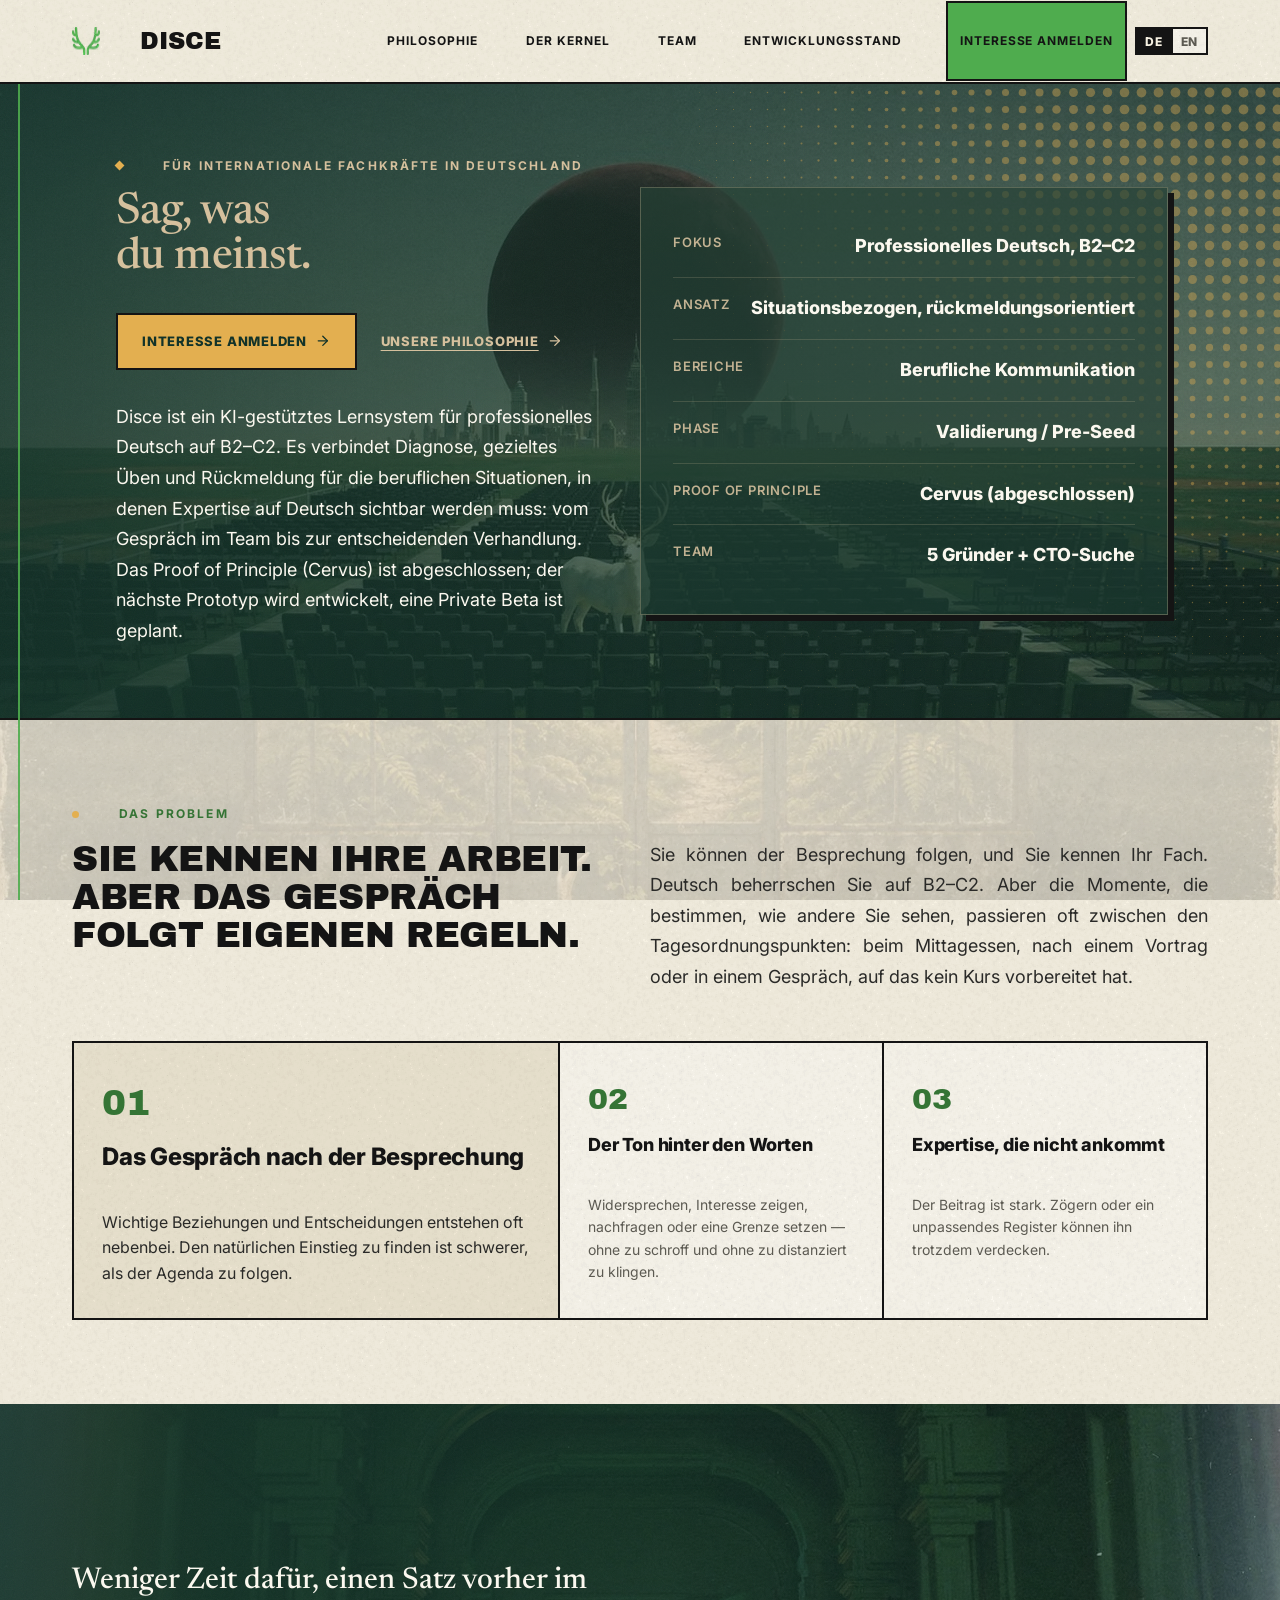
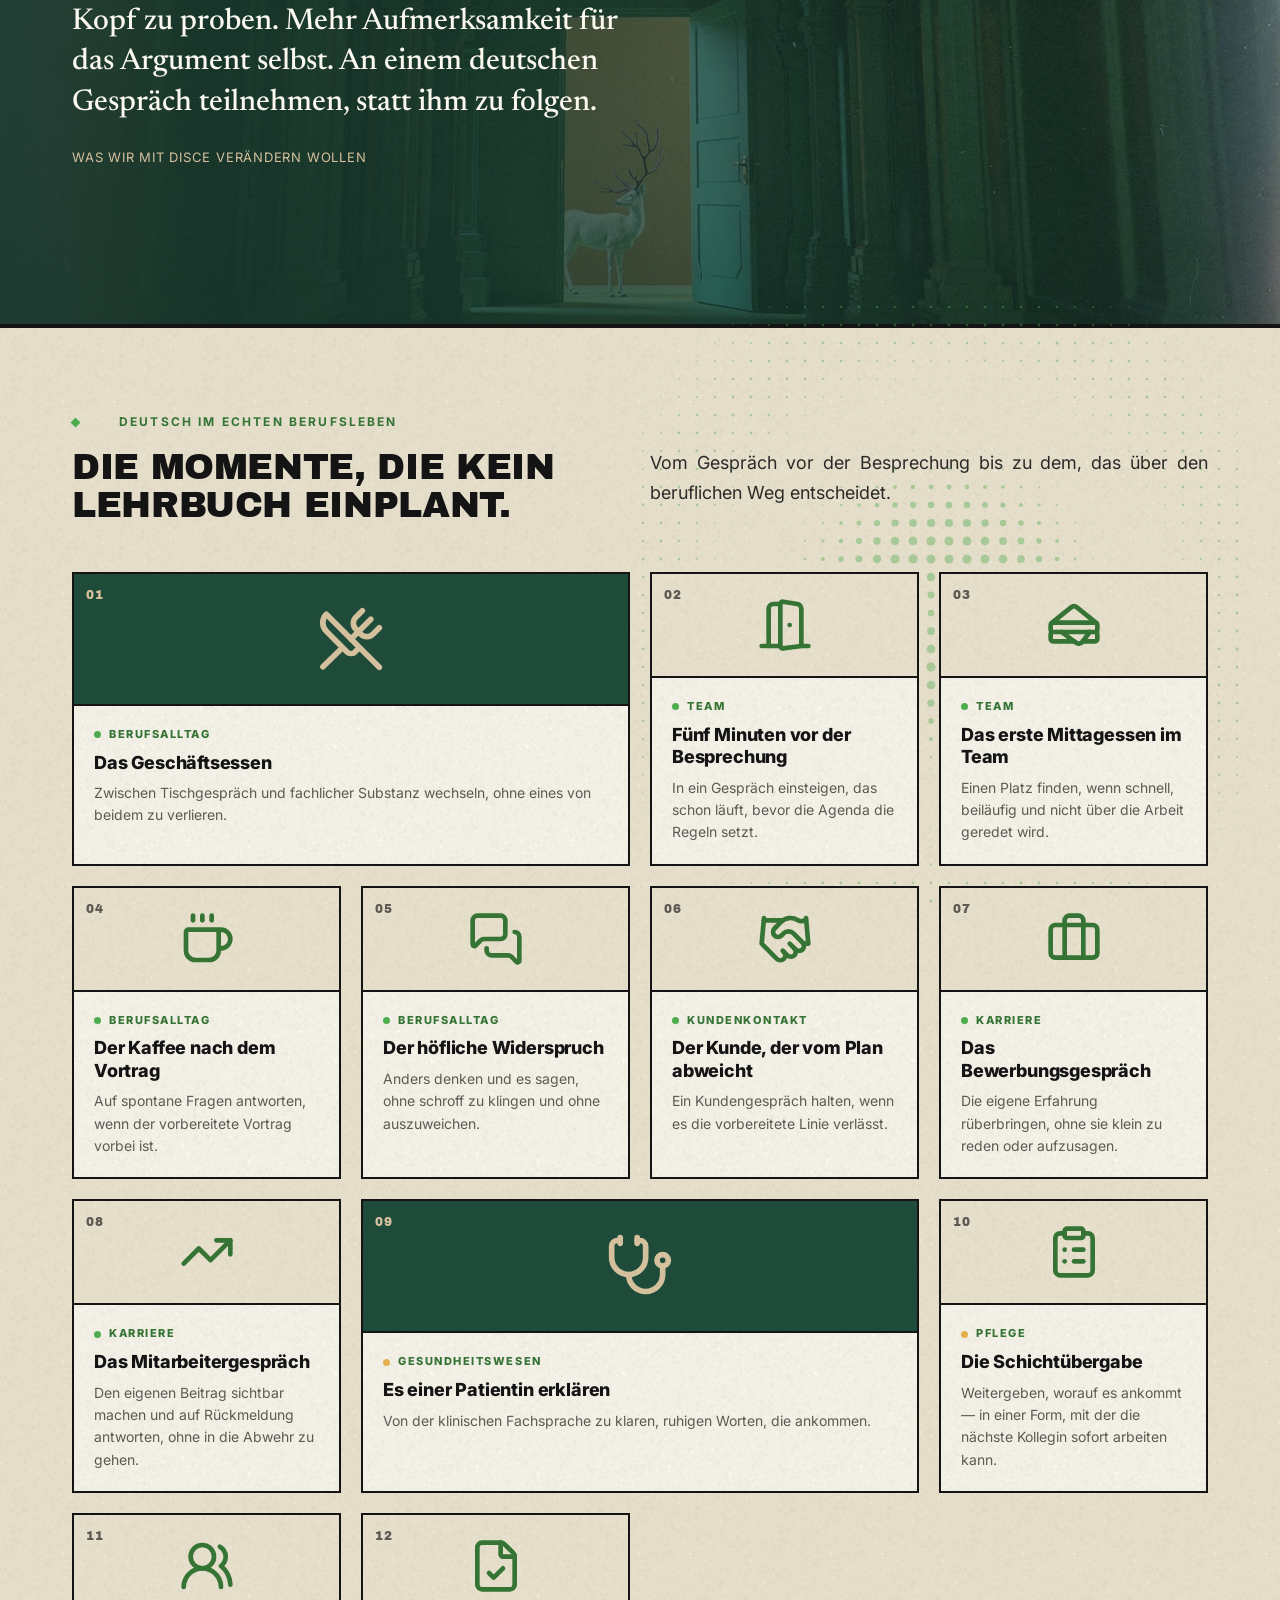
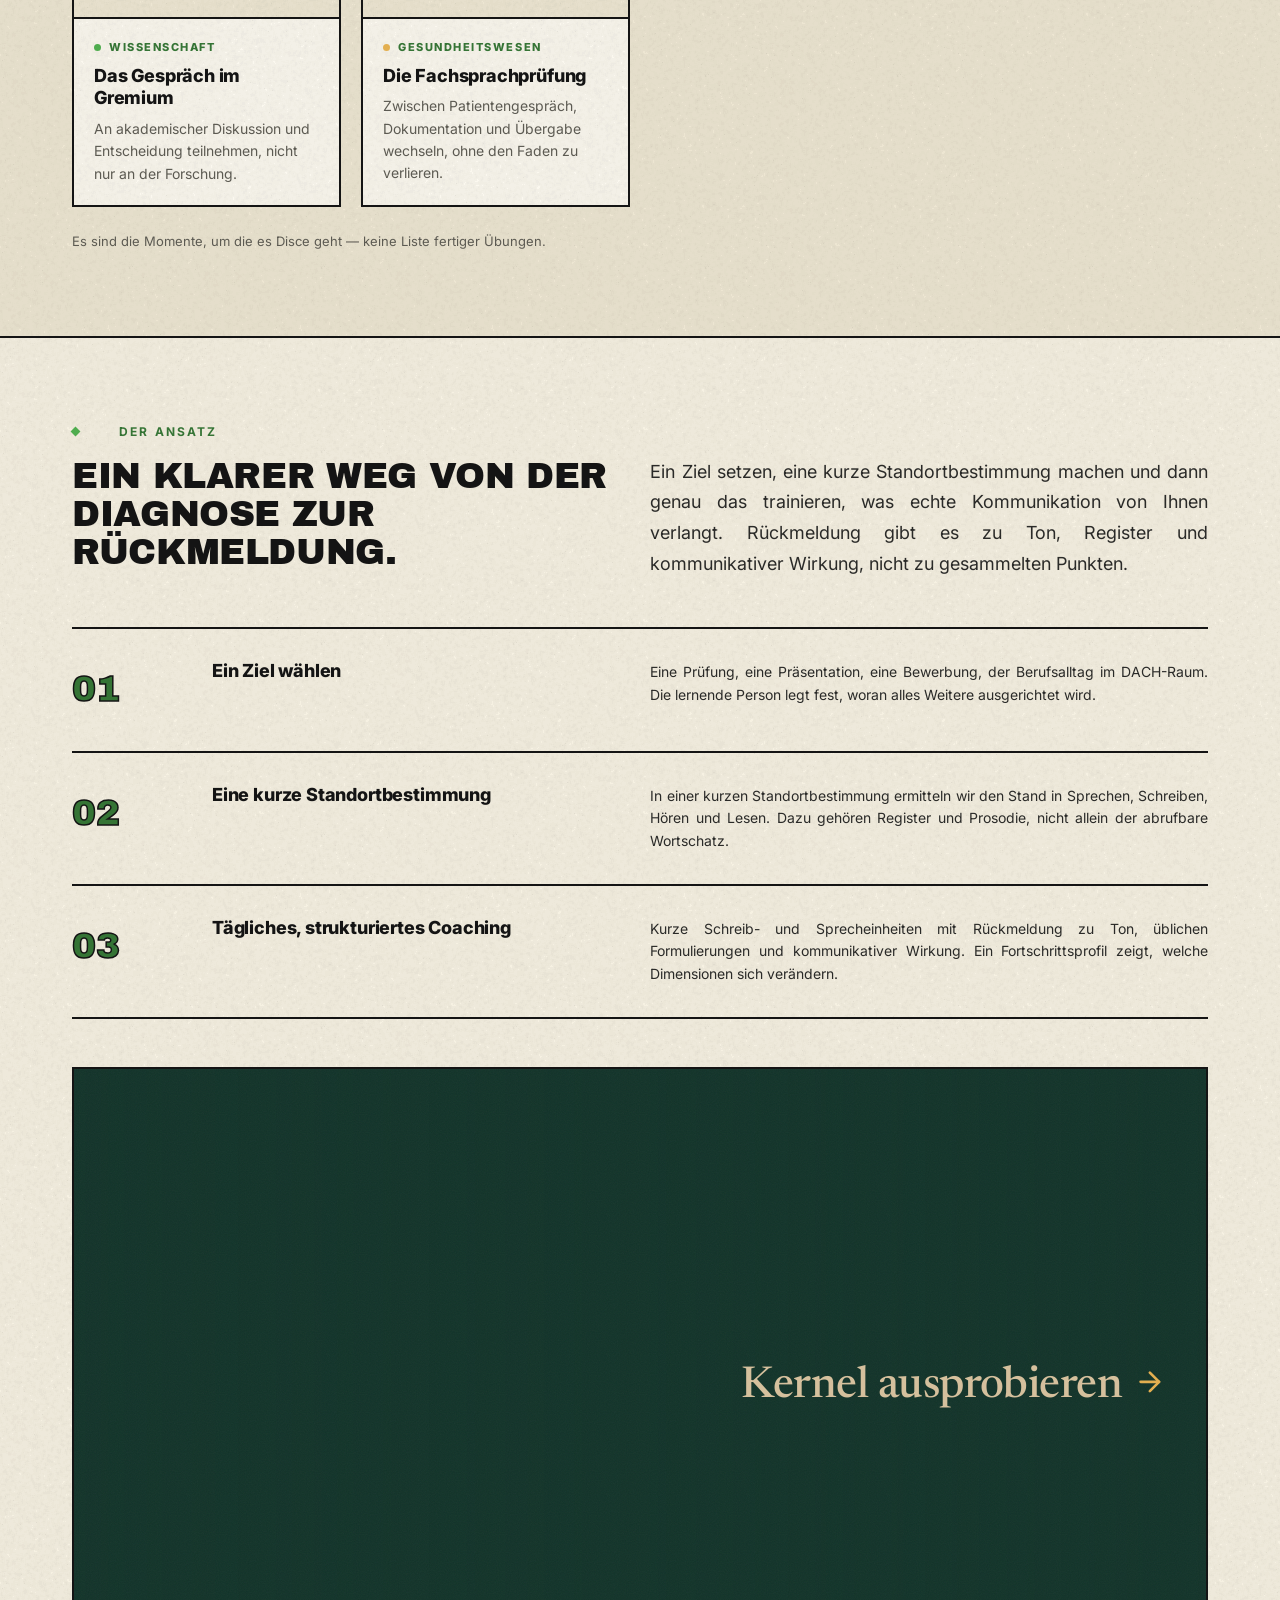
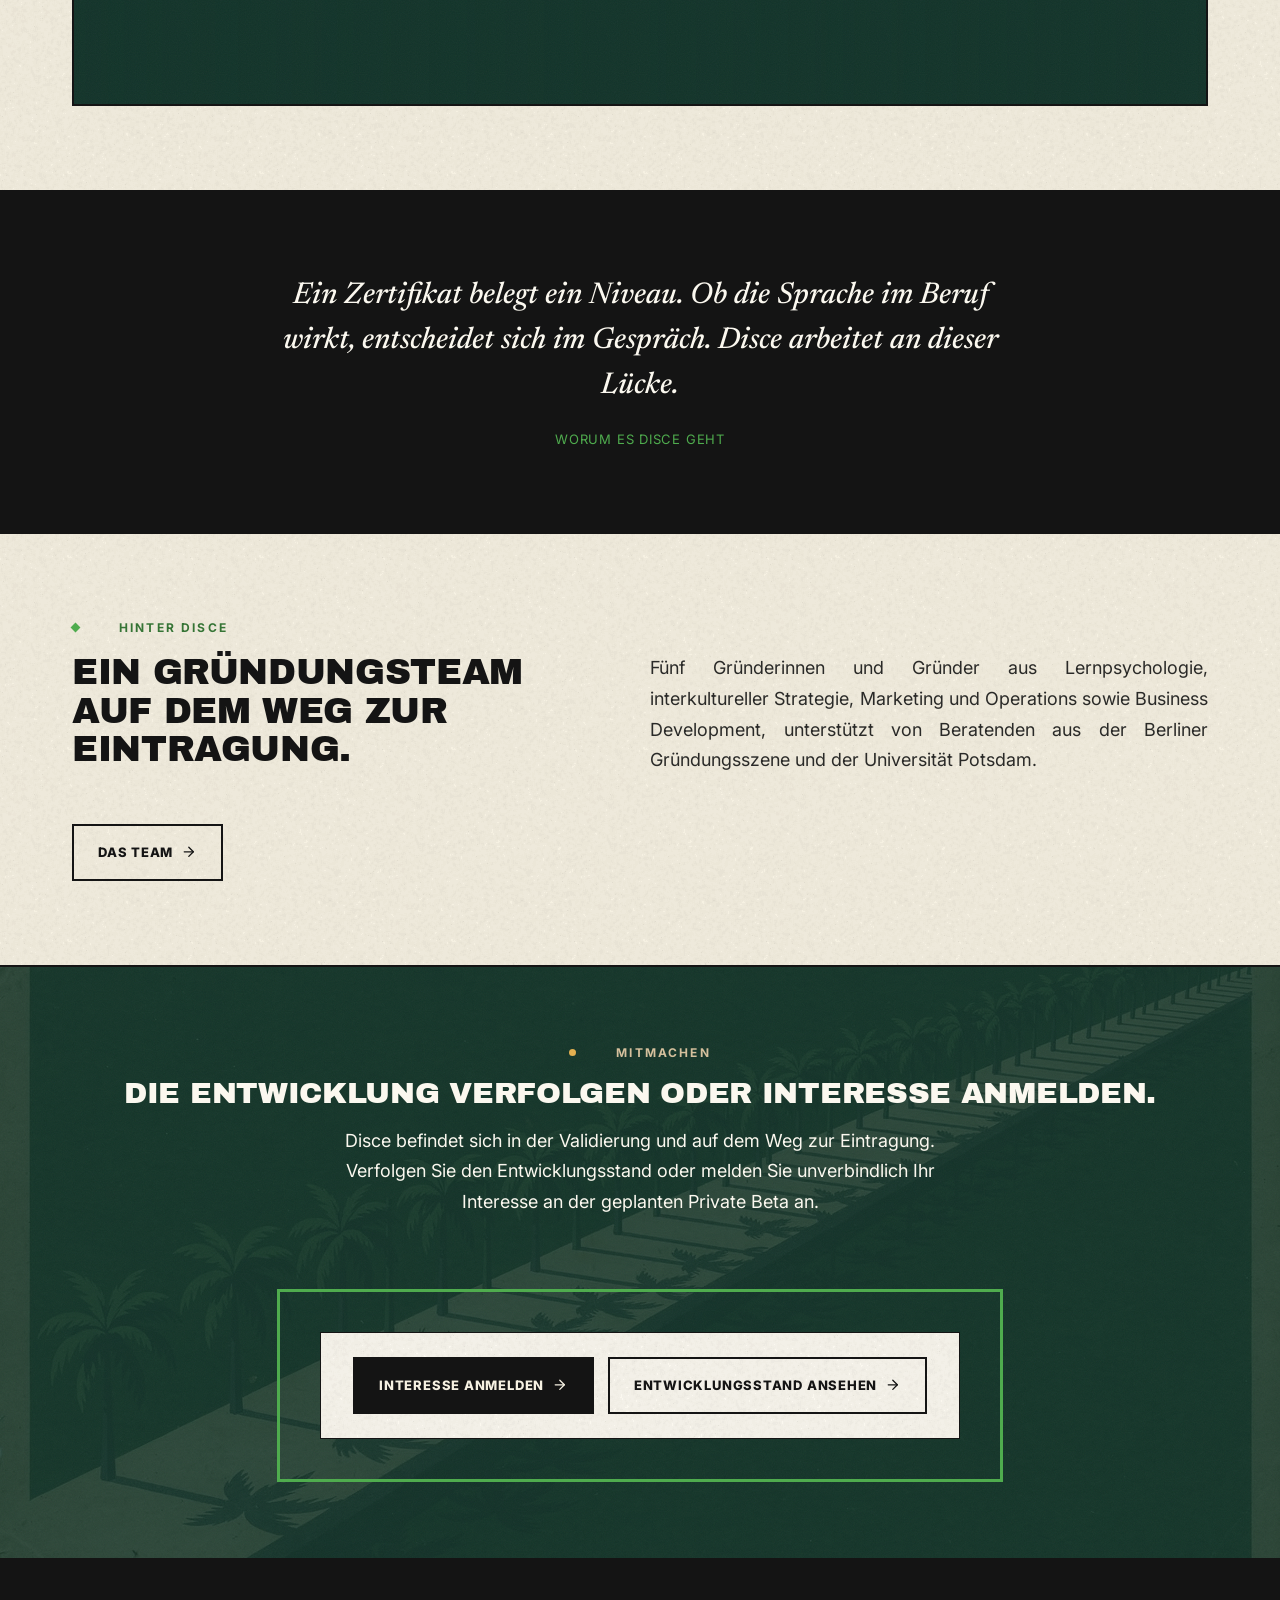
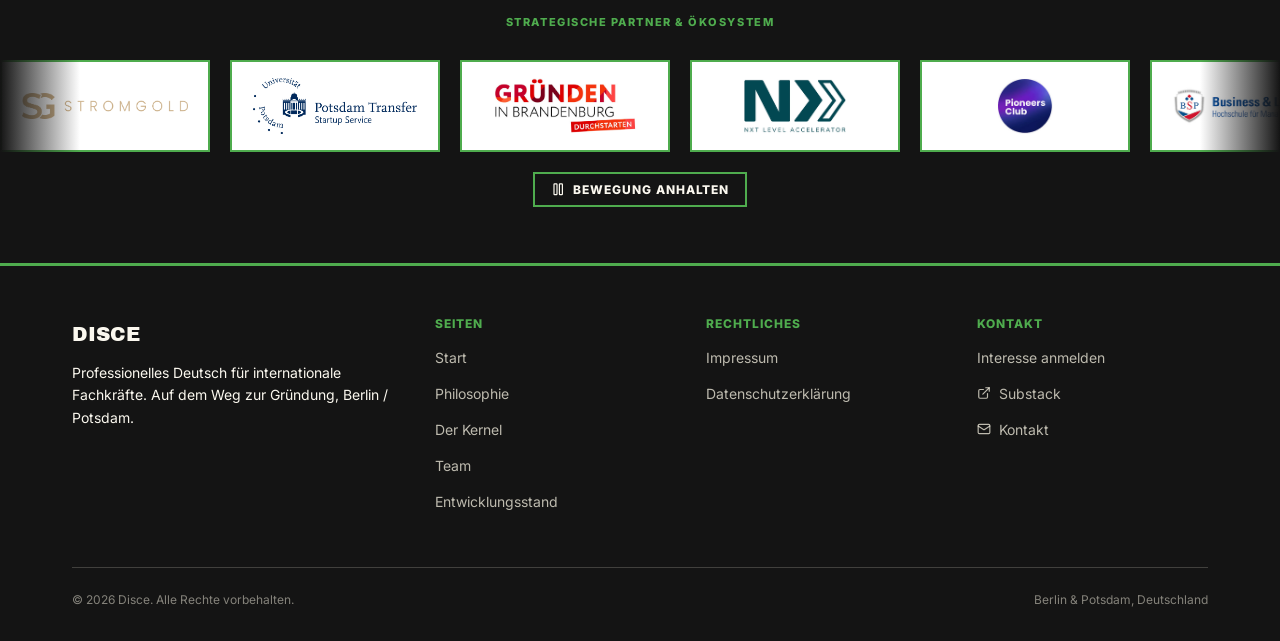
<file: index.html>
<!DOCTYPE html>
<html lang="de">
<head>
<meta charset="UTF-8">
<meta name="viewport" content="width=device-width, initial-scale=1.0">
<meta name="robots" content="noindex, nofollow">
<meta name="description" content="Disce macht Expertise sichtbar: professionelles Deutsch auf B2–C2 für internationale Fachkräfte, die im Beruf auf Deutsch überzeugen müssen.">
<title data-title-de="Disce · Sag, was du meinst." data-title-en="Disce · Say what you mean.">Disce · Sag, was du meinst.</title>
<script>try{if(localStorage.getItem('disce-lang')==='en'){document.documentElement.className+=' pre-en';document.documentElement.lang='en';}}catch(e){}</script>
<!-- Legacy anchors from the pre-2026 one-page site: map old section hashes to
     their new equivalents. No-op for normal visits. -->
<script>try{var _lm={'#mission':'#main','#uber-uns':'team.html','#contact':'waitlist.html'};var _lt=_lm[location.hash.toLowerCase()];if(_lt&&_lt!==location.hash){location.replace(_lt);}}catch(e){}</script>
<!-- Critical CSS (above-the-fold only) inlined so the stylesheet is no
     longer render-blocking. It is a verbatim subset of css/experimental.css;
     the full minified sheet loads asynchronously below and re-applies every
     rule, so the rendered result is unchanged. -->
<style>
@font-face{font-family:'Archivo Black';font-style:normal;font-weight:400;font-display:swap;src:url('fonts/archivo-black-400.subset.woff2') format('woff2');}@font-face{font-family:'Inter';font-style:normal;font-weight:400 800;font-display:swap;src:url('fonts/inter-var.subset.woff2') format('woff2');}@font-face{font-family:'Newsreader';font-style:normal;font-weight:200 800;font-display:swap;src:url('fonts/newsreader-roman-var.subset.woff2') format('woff2');}:root{--legacy-ink:#141414;--legacy-paper:#FBF8EF;--green-forest:#1E4B3A;--ink-soft:#2A2A28;--cream:#F6F1E2;--green:#4FAC4E;--green-dark:#357435;--muted:#5C5A52;--line-soft:rgba(20,20,20,0.16);--green-deep:#123329;--green-sage:#77816A;--parchment:#D5C09D;--ochre:#E3AF50;--grain-film:url("data:image/svg+xml,%3Csvg xmlns='http://www.w3.org/2000/svg' width='140' height='140'%3E%3Cfilter id='n'%3E%3CfeTurbulence type='fractalNoise' baseFrequency='0.9' numOctaves='2' stitchTiles='stitch'/%3E%3C/filter%3E%3Crect width='100%25' height='100%25' filter='url(%23n)'/%3E%3C/svg%3E");--grain-film-opacity:0.05;--grain-paper:url('images/derived/paper-grain.webp');--grain-paper-size:192px 192px;--paper-grain:var(--grain-paper);--font-display:'Archivo Black','Inter',sans-serif;--font-body:'Inter',-apple-system,sans-serif;--fs-100:11px;--fs-200:12px;--fs-300:13px;--fs-400:14px;--fs-500:16px;--fs-600:18px;--fs-700:20px;--fs-800:24px;--fs-900:30px;--fs-1000:36px;--fs-1100:44px;--sp-4:4px;--sp-8:8px;--sp-12:12px;--sp-16:16px;--sp-20:20px;--sp-24:24px;--sp-28:28px;--sp-32:32px;--sp-40:40px;--sp-44:44px;--sp-48:48px;--sp-56:56px;--sp-72:72px;--sp-84:84px;--ease:cubic-bezier(0.2,0,0,1);--dur-fast:120ms;--dur-slow:260ms;--gen-cycle:26s;--maxw:1200px;}*{margin:0;padding:0;box-sizing:border-box;}html{scroll-behavior:smooth;scroll-padding-top:var(--sp-100);}body{font-family:var(--font-body);color:var(--legacy-ink);background:var(--cream);line-height:1.6;font-size:var(--fs-500);-webkit-font-smoothing:antialiased;}.wrap{max-width:var(--maxw);margin:0 auto;padding:0 var(--sp-32);position:relative;}a{color:inherit;text-decoration:none;}img{max-width:100%;display:block;}h1,h2,h3,h4{font-family:var(--font-display);font-weight:400;line-height:1.06;color:var(--legacy-ink);letter-spacing:-0.01em;text-transform:uppercase;}h3,h4{text-transform:none;font-family:var(--font-body);font-weight:800;}p{color:var(--ink-soft);}.eyebrow{display:inline-flex;align-items:center;gap:var(--sp-40);font-family:var(--font-body);font-size:var(--fs-200);font-weight:700;letter-spacing:0.18em;text-transform:uppercase;color:var(--green-dark);margin-bottom:var(--sp-16);max-width:100%;overflow-wrap:anywhere;}.eyebrow::before{content:'';width:7px;height:7px;background:var(--green);transform:rotate(45deg);display:inline-block;flex-shrink:0;}.bg-ink .eyebrow,.bg-forest .eyebrow{color:var(--green);}.bg-ink .eyebrow::before,.bg-forest .eyebrow::before{background:var(--green);}.lede{font-size:var(--fs-600);color:var(--muted);max-width:620px;line-height:1.7;}body::before{content:'';position:fixed;top:0;bottom:0;left:18px;width:2px;background:var(--green);z-index:300;opacity:0.9;}@media (max-width: 700px){body::before{display:none;}}.site-header{position:sticky;top:0;z-index:500;background:var(--cream);border-bottom:2px solid var(--legacy-ink);}.nav{display:flex;align-items:center;justify-content:space-between;height:82px;}.brand{display:flex;align-items:center;gap:var(--sp-40);font-family:var(--font-display);font-size:var(--fs-800);color:var(--legacy-ink);text-transform:uppercase;}.brand .brand-mark{width:var(--sp-28);height:var(--sp-28);flex-shrink:0;}.brand picture{display:inline-flex;flex-shrink:0;}.nav-links{display:flex;align-items:center;gap:var(--sp-24);margin-left:auto;}.nav-links a{font-size:var(--fs-200);font-weight:700;letter-spacing:0.08em;text-transform:uppercase;color:var(--legacy-ink);padding:var(--sp-28) var(--sp-12);transition:background-color var(--dur-fast) var(--ease),color var(--dur-fast) var(--ease);}.nav-links a:hover,.nav-links a.active{background:var(--legacy-ink);color:var(--cream);}.nav-cta{background:var(--green) !important;color:var(--legacy-ink) !important;border:2px solid var(--legacy-ink);margin-left:8px;}.nav-cta:hover{background:var(--legacy-ink) !important;color:var(--green) !important;}.nav-toggle{display:none;background:none;border:2px solid var(--legacy-ink);padding:var(--sp-12) var(--sp-16);font-size:var(--fs-700);color:var(--legacy-ink);cursor:pointer;}@media (max-width: 1179px){.nav-links{position:fixed;top:82px;left:0;right:0;background:var(--cream);background-image:var(--paper-grain);background-repeat:repeat;background-size:var(--grain-paper-size);flex-direction:column;align-items:stretch;gap:0;border-bottom:2px solid var(--legacy-ink);max-height:0;overflow:hidden;transition:max-height var(--dur-slow) var(--ease);}.nav-links.open{max-height:560px;}.nav-links a{padding:var(--sp-16) var(--sp-32);border-bottom:1px solid var(--line-soft);}.nav-links .nav-cta{margin:16px 32px;text-align:center;}.nav-toggle{display:block;}}.hero{position:relative;padding:0;background-color:var(--green-deep);border-bottom:2px solid var(--legacy-ink);overflow:hidden;isolation:isolate;}.hero-bg{position:absolute;inset:0;z-index:0;display:block;background-image:url("[data-uri]");background-size:cover;background-position:50% 45%;}.hero-bg img{width:100%;height:100%;object-fit:cover;object-position:50% 45%;display:block;}.hero::before{content:'';position:absolute;inset:0;z-index:1;pointer-events:none;background:linear-gradient(90deg,rgba(18,51,41,0.80) 0%,rgba(18,51,41,0.58) 48%,rgba(18,51,41,0.34) 100%),linear-gradient(180deg,rgba(18,51,41,0.16) 0%,rgba(18,51,41,0.42) 100%);}.hero::after{content:'';position:absolute;inset:0;z-index:2;background-image:var(--grain-film);opacity:var(--grain-film-opacity);pointer-events:none;}.hero-map-bg{display:none;}.hero-grid{position:relative;z-index:3;display:grid;grid-template-columns:1fr 1fr;gap:0;align-items:stretch;min-height:560px;}.hero-grid > div:first-child{padding:var(--sp-72) var(--sp-48) var(--sp-72) var(--sp-44);display:flex;flex-direction:column;justify-content:center;position:relative;}.hero h1{font-family:'Newsreader',Georgia,serif;font-weight:500;font-size:var(--fs-1100);text-transform:none;letter-spacing:-0.012em;line-height:1.02;color:var(--parchment);margin-bottom:var(--sp-24);max-width:560px;}.hero .pronunciation{display:none;}.hero .eyebrow{color:var(--parchment);}.hero .eyebrow::before{background:var(--ochre);}.hero .lede{color:var(--legacy-paper);}.hero-actions{display:flex;gap:var(--sp-16);margin-top:var(--sp-32);flex-wrap:wrap;}.hero .hero-actions{gap:var(--sp-24);align-items:center;margin-top:var(--sp-8);margin-bottom:var(--sp-32);}.btn-primary,.btn-secondary{display:inline-block;padding:var(--sp-16) var(--sp-24);font-size:var(--fs-300);font-weight:800;letter-spacing:0.06em;text-transform:uppercase;transition:background-color var(--dur-fast) var(--ease),color var(--dur-fast) var(--ease),border-color var(--dur-fast) var(--ease);border:2px solid var(--legacy-ink);}.btn-primary{background:var(--legacy-ink);color:var(--cream);}.btn-primary:hover{background:var(--green);color:var(--legacy-ink);border-color:var(--legacy-ink);}.btn-secondary{background:transparent;color:var(--legacy-ink);}.btn-secondary:hover{background:var(--legacy-ink);color:var(--cream);}.hero .btn-primary{background:var(--ochre);color:var(--green-deep);}.hero .btn-primary:hover{background:var(--parchment);color:var(--legacy-ink);border-color:var(--legacy-ink);}.hero .btn-secondary{padding:var(--sp-4) 0;border:0;background:transparent;color:var(--parchment);text-decoration:underline;text-decoration-thickness:1px;text-underline-offset:4px;}.hero .btn-secondary:hover{background:transparent;color:var(--ochre);text-decoration-color:var(--ochre);}.hero .glass-card{position:relative;border-radius:0;border:1px solid rgba(213,192,157,0.30);background:linear-gradient(180deg,rgba(213,192,157,0.07),rgba(213,192,157,0.03)),rgba(18,51,41,0.66);box-shadow:6px 6px 0 var(--legacy-ink);color:var(--legacy-paper);}.hero .hero-panel{position:relative;align-self:center;margin:var(--sp-40) var(--sp-40) var(--sp-40) 0;padding:var(--sp-28) var(--sp-32);background:linear-gradient(180deg,rgba(213,192,157,0.07),rgba(213,192,157,0.03)),rgba(18,51,41,0.66);border:1px solid rgba(213,192,157,0.30);box-shadow:6px 6px 0 var(--legacy-ink);overflow:hidden;}.hero .hero-panel .stat-row{position:relative;z-index:1;display:flex;justify-content:space-between;padding:var(--sp-16) 0;border-bottom:1px solid rgba(213,192,157,0.18);font-size:var(--fs-600);}.hero .hero-panel .stat-row:last-child{border-bottom:none;}.hero .hero-panel .stat-label{color:rgba(213,192,157,0.9);font-weight:600;text-transform:uppercase;font-size:var(--fs-300);letter-spacing:0.06em;}.hero .hero-panel .stat-value{font-weight:800;color:var(--legacy-paper);text-align:right;}.hero .glass-testimonial{margin-top:var(--sp-40);max-width:480px;padding:var(--sp-24);}.hero .glass-testimonial blockquote{font-family:'Newsreader',Georgia,serif;font-size:var(--fs-700);line-height:1.35;color:var(--legacy-paper);}.hero .glass-testimonial figcaption{margin-top:var(--sp-16);font-size:var(--fs-100);letter-spacing:0.08em;text-transform:uppercase;color:var(--parchment);}@media (max-width: 900px){.hero-grid{grid-template-columns:1fr;min-height:0;}.hero{--hero-band:340px;background-color:var(--green-forest);}.hero::before{display:none;}.hero-bg{height:var(--hero-band);bottom:auto;}.hero-grid{padding-top:var(--hero-band);}.hero-grid > div:first-child{padding:var(--sp-56) var(--sp-32);}.hero .hero-panel{margin:var(--sp-16) var(--sp-32) var(--sp-8);border-left:1px solid rgba(213,192,157,0.30);}.hero .glass-testimonial{max-width:none;margin:var(--sp-24) 0 var(--sp-40);}.hero h1{font-size:var(--fs-900);}}section{padding:var(--sp-84) 0;}*:focus-visible{outline:3px solid var(--legacy-ink);outline-offset:2px;}.bg-ink *:focus-visible,.bg-forest *:focus-visible,.site-footer *:focus-visible,.hero *:focus-visible,.ticker-section *:focus-visible{outline-color:var(--legacy-paper);}.skip-link{position:fixed;top:var(--sp-8);left:var(--sp-8);z-index:2000;padding:10px var(--sp-16);background:var(--legacy-ink);color:var(--legacy-paper);font-family:var(--font-body);font-size:var(--fs-400);font-weight:700;text-decoration:none;border:2px solid var(--green);transform:translateY(-200%);transition:transform 120ms ease-out;}.skip-link:focus{transform:translateY(0);outline:3px solid var(--legacy-paper);outline-offset:2px;}main:focus{outline:none;}.portrait-layer{position:fixed;inset:0;z-index:0;pointer-events:none;overflow:hidden;}.portrait-layer img{position:absolute;width:360px;height:auto;opacity:0.12;filter:grayscale(100%);}.portrait-goethe{left:4%;top:34%;}.portrait-wittgenstein{right:4%;top:8%;}@media (max-width: 1100px){.portrait-layer{display:none;}}@media (prefers-reduced-motion: reduce){.portrait-layer img{transition:none;}}body.lang-de [data-lang="en"]{display:none;}body.lang-en [data-lang="de"]{display:none;}html.pre-en body:not(.lang-de):not(.lang-en) [data-lang="de"]{display:none;}html:not(.pre-en) body:not(.lang-de):not(.lang-en) [data-lang="en"]{display:none;}.lang-switch{display:inline-flex;border:2px solid var(--legacy-ink);background:var(--legacy-paper);margin-left:var(--sp-8);flex:none;}.lang-switch button{font-family:var(--font-body);font-size:var(--fs-200);font-weight:800;letter-spacing:0.06em;padding:var(--sp-4) var(--sp-8);background:transparent;color:var(--muted);border:none;cursor:pointer;transition:background-color var(--dur-fast) var(--ease),color var(--dur-fast) var(--ease);}.lang-switch button + button{border-left:2px solid var(--legacy-ink);}.lang-switch button:hover{color:var(--legacy-ink);}.lang-switch button[aria-pressed="true"]{background:var(--legacy-ink);color:var(--cream);}@media (max-width: 1179px){.lang-switch{order:1;margin:0 var(--sp-12) 0 auto;}.nav-toggle{order:2;}}@media (max-width: 420px){.brand{gap:var(--sp-16);}.lang-switch{margin-right:var(--sp-8);}}@media (max-width: 360px){.brand{gap:var(--sp-8);}.nav-toggle{padding:var(--sp-8) var(--sp-12);}}h1,h2,h3,h4,.prose,.lede{overflow-wrap:break-word;}.cta-frame{min-width:0;max-width:100%;}.cta-frame .btn-primary,.cta-frame .btn-secondary{min-width:0;max-width:100%;overflow-wrap:break-word;}@media (max-width: 480px){:lang(de) h1,:lang(de) h2,:lang(de) h3{hyphens:auto;-webkit-hyphens:auto;}:lang(de) .cta-frame .btn-primary,:lang(de) .cta-frame .btn-secondary{hyphens:auto;-webkit-hyphens:auto;}.cta-frame{padding:var(--sp-20);}.cta-frame-inner{padding:var(--sp-16) var(--sp-12);}.cta-frame .btn-primary,.cta-frame .btn-secondary{padding-left:var(--sp-12);padding-right:var(--sp-12);}.hero .hero-panel .stat-row{flex-wrap:wrap;font-size:var(--fs-500);}.hero .hero-panel .stat-value{text-align:left;}.hero{--hero-band:280px;}.hero h1{font-size:var(--fs-1000);}.hero .glass-testimonial blockquote{font-size:var(--fs-600);}}:root{--botanical-opacity:0.25;}body{--botanical-image:url('images/derived/greenery-horizon-watertower-2560.webp');--botanical-position:74% 50%;}body:has(.hero){--botanical-image:url('images/derived/greenery-conservatory-moon-1254.webp');--botanical-position:58% 42%;}body.page-kernel{--botanical-image:none;}@media (min-width: 1120px){body:has(.phil-ambient)::after{--phil-pane:clamp(320px,26vw,380px);-webkit-mask-image:linear-gradient(90deg,#000 0%,#000 calc(100% - var(--phil-pane) - 180px),rgba(0,0,0,0) calc(100% - var(--phil-pane) - 16px));mask-image:linear-gradient(90deg,#000 0%,#000 calc(100% - var(--phil-pane) - 180px),rgba(0,0,0,0) calc(100% - var(--phil-pane) - 16px));}}body::after{content:'';position:fixed;inset:0;z-index:-1;pointer-events:none;background-image:var(--botanical-image,none);background-size:cover;background-position:var(--botanical-position,50% 50%);background-repeat:no-repeat;opacity:var(--botanical-opacity);}@media (max-width: 1023px){body::after{display:none;}}.dot-field{position:absolute;inset:0;overflow:hidden;pointer-events:none;--dot-clear:150px;background-repeat:no-repeat;background-position:right top;background-size:cover;}.dot-field-canvas{position:absolute;inset:0;width:100%;height:100%;display:block;}.dot-field.is-gen-active{background-image:none;}.dot-field.is-reactive{-webkit-mask-image:radial-gradient(circle var(--dot-clear) at var(--dot-x,50%) var(--dot-y,50%),transparent 0,transparent 50%,#000 100%);mask-image:radial-gradient(circle var(--dot-clear) at var(--dot-x,50%) var(--dot-y,50%),transparent 0,transparent 50%,#000 100%);}.dot-field--hero{left:auto;width:min(46%,640px);--dot-pitch:17;--dot-radius:6;--dot-min:0.06;background-image:url('images/derived/dot-bloom-green.png');}.dot-field--hero-dark{z-index:2;opacity:0.4;background-image:url('images/derived/dot-bloom-ochre.png');--dot-color-a:var(--ochre);--dot-color-b:var(--parchment);}.has-focal{position:relative;}.has-focal > *:not(.dot-field){position:relative;z-index:1;}@media (max-width: 768px){.dot-field--hero{display:none;}}
</style>
<link rel="preload" href="css/experimental.min.css" as="style" onload="this.onload=null;this.rel='stylesheet'">
<noscript><link rel="stylesheet" href="css/experimental.min.css"></noscript>
<!-- PERF-01: preload the self-hosted hero headline face (Newsreader roman).
     Exact same URL as the @font-face src in css/experimental.css, so the
     @font-face fetch reuses this response (no duplicate request). -->
<link rel="preload" href="fonts/newsreader-roman-var.subset.woff2" as="font" type="font/woff2" crossorigin>
<!-- Hero Performance Pass 1 (Phase 1): responsive preload for the LCP hero
     image. Mirrors the AVIF <source> srcset/sizes in the hero <picture>
     exactly, so the preload and the picture resolve to the same candidate
     (no second fetch). WebP/PNG fallbacks are deliberately not preloaded. -->
<link rel="preload" as="image" type="image/avif" fetchpriority="high"
  imagesrcset="images/derived/DISCE_C01_r1_arena-stag-bordeaux-412.avif 412w, images/derived/DISCE_C01_r1_arena-stag-bordeaux-480.avif 480w, images/derived/DISCE_C01_r1_arena-stag-bordeaux-768.avif 768w, images/derived/DISCE_C01_r1_arena-stag-bordeaux-1280.avif 1280w, images/derived/DISCE_C01_r1_arena-stag-bordeaux-1376.avif 1376w"
  imagesizes="100vw">
<!-- PERF: modulepreload the generative dot-field chain so loader.js ->
     registry.js -> dot-field/index.js -> composition/reactive/tokens are
     fetched in parallel instead of discovered sequentially at run time. -->
<link rel="modulepreload" href="js/generative/loader.js">
<link rel="modulepreload" href="js/generative/registry.js">
<link rel="modulepreload" href="js/generative/dot-field/index.js">
<link rel="modulepreload" href="js/generative/dot-field/composition.js">
<link rel="modulepreload" href="js/generative/dot-field/reactive.js">
<link rel="modulepreload" href="js/generative/tokens.js">
<link rel="icon" href="favicon.ico" sizes="any">
<link rel="icon" type="image/png" href="images/derived/icon-192.png" sizes="192x192">
<link rel="apple-touch-icon" href="apple-touch-icon.png">
<link rel="manifest" href="site.webmanifest">
<link rel="canonical" href="https://weltvorstellung.de/">
<meta property="og:type" content="website">
<meta property="og:site_name" content="Disce">
<meta property="og:locale" content="de_DE">
<meta property="og:locale:alternate" content="en_US">
<meta property="og:title" content="Disce · Sag, was du meinst.">
<meta property="og:description" content="Disce macht Expertise sichtbar: professionelles Deutsch auf B2–C2 für internationale Fachkräfte, die im Beruf auf Deutsch überzeugen müssen.">
<meta property="og:url" content="https://weltvorstellung.de/">
<meta property="og:image" content="https://weltvorstellung.de/images/derived/og-disce-1200x630.jpg">
<meta property="og:image:width" content="1200">
<meta property="og:image:height" content="630">
<meta name="twitter:card" content="summary_large_image">
<meta name="twitter:title" content="Disce · Sag, was du meinst.">
<meta name="twitter:description" content="Disce macht Expertise sichtbar: professionelles Deutsch auf B2–C2 für internationale Fachkräfte, die im Beruf auf Deutsch überzeugen müssen.">
<meta name="twitter:image" content="https://weltvorstellung.de/images/derived/og-disce-1200x630.jpg">
</head>
<body>

<a class="skip-link" href="#main"><span data-lang="de">Zum Inhalt springen</span><span data-lang="en">Skip to content</span></a>

<!-- ICON-SPRITE:START (generated by scripts/sync_icon_sprite.py; do not edit by hand) -->
<svg class="icon-sprite" aria-hidden="true" focusable="false">
  <symbol id="icon-arrow-left" viewBox="0 0 24 24"><path d="m12 19-7-7 7-7"/><path d="M19 12H5"/></symbol>
  <symbol id="icon-arrow-right" viewBox="0 0 24 24"><path d="M5 12h14"/><path d="m12 5 7 7-7 7"/></symbol>
  <symbol id="icon-calendar-clock" viewBox="0 0 24 24"><path d="M16 14v2.2l1.6 1"/><path d="M16 2v3"/><path d="M21 7.338V5a2 2 0 00-2-2H5a2 2 0 00-2 2v14a2 2 0 002 2h2.338"/><path d="M3 9h5.859"/><path d="M8 2v3"/><circle cx="16" cy="16" r="6"/></symbol>
  <symbol id="icon-check" viewBox="0 0 24 24"><path d="M20 6 9 17l-5-5"/></symbol>
  <symbol id="icon-clock" viewBox="0 0 24 24"><circle cx="12" cy="12" r="10"/><path d="M12 6v6l4 2"/></symbol>
  <symbol id="icon-external-link" viewBox="0 0 24 24"><path d="M15 3h6v6"/><path d="M10 14 21 3"/><path d="M18 13v6a2 2 0 0 1-2 2H5a2 2 0 0 1-2-2V8a2 2 0 0 1 2-2h6"/></symbol>
  <symbol id="icon-mail" viewBox="0 0 24 24"><path d="m22 7-8.991 5.727a2 2 0 0 1-2.009 0L2 7"/><rect x="2" y="4" width="20" height="16" rx="2"/></symbol>
  <symbol id="icon-menu" viewBox="0 0 24 24"><path d="M4 5h16"/><path d="M4 12h16"/><path d="M4 19h16"/></symbol>
  <symbol id="icon-pause" viewBox="0 0 24 24"><rect x="14" y="3" width="5" height="18" rx="1"/><rect x="5" y="3" width="5" height="18" rx="1"/></symbol>
  <symbol id="icon-play" viewBox="0 0 24 24"><path d="M5 5a2 2 0 0 1 3.008-1.728l11.997 6.998a2 2 0 0 1 .003 3.458l-12 7A2 2 0 0 1 5 19z"/></symbol>
  <symbol id="icon-x" viewBox="0 0 24 24"><path d="M18 6 6 18"/><path d="m6 6 12 12"/></symbol>
</svg>
<!-- ICON-SPRITE:END -->


<div class="portrait-layer" aria-hidden="true">
  <picture>
    <source type="image/avif" sizes="360px" srcset="images/derived/goethe-360.avif 360w, images/derived/goethe-720.avif 720w">
    <source type="image/webp" sizes="360px" srcset="images/derived/goethe-360.webp 360w, images/derived/goethe-720.webp 720w">
    <img class="portrait-goethe" src="images/goethe.png" alt="" width="360" height="360" decoding="async">
  </picture>
  <picture>
    <source type="image/avif" sizes="360px" srcset="images/derived/wittgenstein-360.avif 360w, images/derived/wittgenstein-720.avif 720w">
    <source type="image/webp" sizes="360px" srcset="images/derived/wittgenstein-360.webp 360w, images/derived/wittgenstein-720.webp 720w">
    <img class="portrait-wittgenstein" src="images/wittgenstein.png" alt="" width="360" height="360" decoding="async">
  </picture>
</div>

<header class="site-header">
  <div class="wrap nav">
    <a href="index.html" class="brand">
      <picture>
        <source type="image/avif" sizes="28px" srcset="images/derived/antlers-green-28.avif 28w, images/derived/antlers-green-56.avif 56w">
        <source type="image/webp" sizes="28px" srcset="images/derived/antlers-green-28.webp 28w, images/derived/antlers-green-56.webp 56w">
        <img class="brand-mark" src="images/antlers-green.png" alt="" aria-hidden="true" width="28" height="28" decoding="async">
      </picture>
      DISCE
    </a>
    <button class="nav-toggle" aria-label="Navigation / Menu" aria-expanded="false" aria-controls="site-nav"><svg class="icon nav-toggle-open" viewBox="0 0 24 24" aria-hidden="true" focusable="false"><use href="#icon-menu"></use></svg><svg class="icon nav-toggle-close" viewBox="0 0 24 24" aria-hidden="true" focusable="false"><use href="#icon-x"></use></svg></button>
    <nav class="nav-links" id="site-nav">
      <a href="philosophy.html"><span data-lang="de">Philosophie</span><span data-lang="en">Philosophy</span></a>
      <a href="kernel.html"><span data-lang="de">Der Kernel</span><span data-lang="en">The Kernel</span></a>
      <a href="team.html"><span data-lang="de">Team</span><span data-lang="en">Our Team</span></a>
      <a href="status.html"><span data-lang="de">Entwicklungsstand</span><span data-lang="en">Development Status</span></a>
      <a href="waitlist.html#form" class="nav-cta"><span data-lang="de">Interesse anmelden</span><span data-lang="en">Register interest</span></a>
    </nav>
    <div class="lang-switch" role="group" aria-label="Sprache / Language">
      <button type="button" data-set-lang="de" aria-pressed="true">DE</button>
      <button type="button" data-set-lang="en" aria-pressed="false">EN</button>
    </div>
  </div>
</header>

<main id="main" tabindex="-1">

<!-- ============================= HERO ============================= -->
<section class="hero">
  <picture class="hero-bg">
    <source type="image/avif" sizes="100vw"
      srcset="images/derived/DISCE_C01_r1_arena-stag-bordeaux-412.avif 412w, images/derived/DISCE_C01_r1_arena-stag-bordeaux-480.avif 480w, images/derived/DISCE_C01_r1_arena-stag-bordeaux-768.avif 768w, images/derived/DISCE_C01_r1_arena-stag-bordeaux-1280.avif 1280w, images/derived/DISCE_C01_r1_arena-stag-bordeaux-1376.avif 1376w">
    <source type="image/webp" sizes="100vw"
      srcset="images/derived/DISCE_C01_r1_arena-stag-bordeaux-412.webp 412w, images/derived/DISCE_C01_r1_arena-stag-bordeaux-480.webp 480w, images/derived/DISCE_C01_r1_arena-stag-bordeaux-768.webp 768w, images/derived/DISCE_C01_r1_arena-stag-bordeaux-1280.webp 1280w, images/derived/DISCE_C01_r1_arena-stag-bordeaux-1376.webp 1376w">
    <img src="images/DISCE_C01_r1_arena-stag-bordeaux.png" alt="" width="1376" height="1024" loading="eager" fetchpriority="high" decoding="async">
  </picture>
  <div class="dot-field dot-field--hero dot-field--hero-dark" data-gen="dot-field" data-field="bloom" data-seed="dot-bloom" aria-hidden="true"></div>
  <div class="wrap hero-grid">
    <div>
      <span class="eyebrow"><span data-lang="de">Für internationale Fachkräfte in Deutschland</span><span data-lang="en">For international professionals in Germany</span></span>
      <h1><span data-lang="de">Sag, was<br>du meinst.</span><span data-lang="en">Say what<br>you mean.</span></h1>
      <div class="hero-actions">
        <a href="waitlist.html#form" class="btn-primary"><span data-lang="de">Interesse anmelden</span><span data-lang="en">Register interest</span><svg class="icon" viewBox="0 0 24 24" aria-hidden="true" focusable="false"><use href="#icon-arrow-right"></use></svg></a>
        <a href="philosophy.html" class="btn-secondary"><span data-lang="de">Unsere Philosophie</span><span data-lang="en">Read Our Philosophy</span><svg class="icon" viewBox="0 0 24 24" aria-hidden="true" focusable="false"><use href="#icon-arrow-right"></use></svg></a>
      </div>
      <p class="lede"><span data-lang="de">Disce ist ein KI-gestütztes Lernsystem für professionelles Deutsch auf B2–C2. Es verbindet Diagnose, gezieltes Üben und Rückmeldung für die beruflichen Situationen, in denen Expertise auf Deutsch sichtbar werden muss: vom Gespräch im Team bis zur entscheidenden Verhandlung. Das Proof of Principle (Cervus) ist abgeschlossen; der nächste Prototyp wird entwickelt, eine Private Beta ist geplant.</span><span data-lang="en">Disce is an AI-supported learning system for professional German at B2–C2. It combines diagnosis, targeted practice and feedback for the professional situations where expertise has to become visible in German: from a team conversation to a decisive negotiation. The Cervus proof of principle is complete; the next prototype is in development and a private beta is planned.</span></p>
    </div>
    <div class="hero-panel">
      <div class="stat-row"><span class="stat-label"><span data-lang="de">Fokus</span><span data-lang="en">Focus</span></span><span class="stat-value"><span data-lang="de">Professionelles Deutsch, B2–C2</span><span data-lang="en">Professional German, B2–C2</span></span></div>
      <div class="stat-row"><span class="stat-label"><span data-lang="de">Ansatz</span><span data-lang="en">Approach</span></span><span class="stat-value"><span data-lang="de">Situationsbezogen, rückmeldungsorientiert</span><span data-lang="en">Situational, feedback-oriented</span></span></div>
      <div class="stat-row"><span class="stat-label"><span data-lang="de">Bereiche</span><span data-lang="en">Domains</span></span><span class="stat-value"><span data-lang="de">Berufliche Kommunikation</span><span data-lang="en">Professional communication</span></span></div>
      <div class="stat-row"><span class="stat-label"><span data-lang="de">Phase</span><span data-lang="en">Stage</span></span><span class="stat-value"><span data-lang="de">Validierung / Pre-Seed</span><span data-lang="en">Validation / Pre-Seed</span></span></div>
      <div class="stat-row"><span class="stat-label"><span data-lang="de">Proof of Principle</span><span data-lang="en">Proof of Principle</span></span><span class="stat-value"><span data-lang="de">Cervus (abgeschlossen)</span><span data-lang="en">Cervus (completed)</span></span></div>
      <div class="stat-row"><span class="stat-label"><span data-lang="de">Team</span><span data-lang="en">Team</span></span><span class="stat-value"><span data-lang="de">5 Gründer + CTO-Suche</span><span data-lang="en">5 Founders + CTO Search</span></span></div>
    </div>
  </div>
</section>

<!-- ============================= PROBLEM ============================= -->
<section class="problem-section">
  <div class="wrap">
    <div class="section-head">
      <span class="eyebrow"><span data-lang="de">Das Problem</span><span data-lang="en">The Problem</span></span>
      <h2><span data-lang="de">Sie kennen Ihre Arbeit. Aber das Gespräch folgt eigenen Regeln.</span><span data-lang="en">You know your work. But the conversation has its own rules.</span></h2>
      <p class="lede"><span data-lang="de">Sie können der Besprechung folgen, und Sie kennen Ihr Fach. Deutsch beherrschen Sie auf B2–C2. Aber die Momente, die bestimmen, wie andere Sie sehen, passieren oft zwischen den Tagesordnungspunkten: beim Mittagessen, nach einem Vortrag oder in einem Gespräch, auf das kein Kurs vorbereitet hat.</span><span data-lang="en">You can follow the meeting, and you know your field. Your German is B2–C2. But the moments that shape how people see you often happen between the agenda items: over lunch, after a presentation, or in a conversation no course prepared you for.</span></p>
    </div>
    <div class="problem-grid">
      <div class="problem-card">
        <div class="num">01</div>
        <h3><span data-lang="de">Das Gespräch nach der Besprechung</span><span data-lang="en">The conversation after the meeting</span></h3>
        <p><span data-lang="de">Wichtige Beziehungen und Entscheidungen entstehen oft nebenbei. Den natürlichen Einstieg zu finden ist schwerer, als der Agenda zu folgen.</span><span data-lang="en">Important relationships and decisions often take shape informally. Finding a natural way in is harder than following the agenda.</span></p>
      </div>
      <div class="problem-card">
        <div class="num">02</div>
        <h3><span data-lang="de">Der Ton hinter den Worten</span><span data-lang="en">The tone behind the words</span></h3>
        <p><span data-lang="de">Widersprechen, Interesse zeigen, nachfragen oder eine Grenze setzen — ohne zu schroff und ohne zu distanziert zu klingen.</span><span data-lang="en">To disagree, show interest, ask for clarification, or set a boundary — without sounding too blunt or too distant.</span></p>
      </div>
      <div class="problem-card">
        <div class="num">03</div>
        <h3><span data-lang="de">Expertise, die nicht ankommt</span><span data-lang="en">Expertise that doesn't come through</span></h3>
        <p><span data-lang="de">Der Beitrag ist stark. Zögern oder ein unpassendes Register können ihn trotzdem verdecken.</span><span data-lang="en">The contribution is strong. Hesitation or an ill-fitting register can still obscure it.</span></p>
      </div>
    </div>
  </div>
</section>

<!-- ============================= CORRIDOR INTERSTITIAL ============================= -->
<section class="corridor">
  <picture class="corridor-bg">
    <source type="image/avif" sizes="100vw"
      srcset="images/derived/DISCE_C02_r1_corridor-stag-threshold-412.avif 412w, images/derived/DISCE_C02_r1_corridor-stag-threshold-480.avif 480w, images/derived/DISCE_C02_r1_corridor-stag-threshold-768.avif 768w, images/derived/DISCE_C02_r1_corridor-stag-threshold-1280.avif 1280w, images/derived/DISCE_C02_r1_corridor-stag-threshold-1376.avif 1376w">
    <source type="image/webp" sizes="100vw"
      srcset="images/derived/DISCE_C02_r1_corridor-stag-threshold-412.webp 412w, images/derived/DISCE_C02_r1_corridor-stag-threshold-480.webp 480w, images/derived/DISCE_C02_r1_corridor-stag-threshold-768.webp 768w, images/derived/DISCE_C02_r1_corridor-stag-threshold-1280.webp 1280w, images/derived/DISCE_C02_r1_corridor-stag-threshold-1376.webp 1376w">
    <img src="images/DISCE_C02_r1_corridor-stag-threshold.png" alt="" width="1376" height="1024" loading="lazy" decoding="async">
  </picture>
  <div class="wrap">
    <div class="pull-quote corridor-quote">
      <blockquote><span data-lang="de">Weniger Zeit dafür, einen Satz vorher im Kopf zu proben. Mehr Aufmerksamkeit für das Argument selbst. An einem deutschen Gespräch teilnehmen, statt ihm zu folgen.</span><span data-lang="en">Less time spent rehearsing a sentence before saying it. More attention left for the argument itself. Participating in a German conversation rather than tracking it.</span></blockquote>
      <cite><span data-lang="de">Was wir mit Disce verändern wollen</span><span data-lang="en">What we are building Disce to change</span></cite>
    </div>
  </div>
</section>

<div class="divider"></div>

<!-- ============================= REAL-WORLD GERMAN ============================= -->
<!-- Scene sprite: shared decorative glyphs for the gallery, from the vendored
     Lucide subset (images/icons/lucide, ISC/MIT). Defined inline so the gallery
     renders without JS; referenced by the cards via <use>. -->
<svg class="scene-sprite" aria-hidden="true" focusable="false">
  <symbol id="scene-dinner" viewBox="0 0 24 24"><path d="m16 2-2.3 2.3a3 3 0 0 0 0 4.2l1.8 1.8a3 3 0 0 0 4.2 0L22 8"/><path d="M15 15 3.3 3.3a4.2 4.2 0 0 0 0 6l7.3 7.3c.7.7 2 .7 2.8 0L15 15Zm0 0 7 7"/><path d="m2.1 21.8 6.4-6.3"/><path d="m19 5-7 7"/></symbol>
  <symbol id="scene-before-meeting" viewBox="0 0 24 24"><path d="M10 21H2"/><path d="M10 3H7a2 2 0 00-2 2v16"/><path d="M14 12h.01"/><path d="M19 21V5a2 2 0 00-1.675-1.974l-6.163-1.013A1 1 0 0010 3v18a1 1 0 001.124.992z"/><path d="M22 21h-3"/></symbol>
  <symbol id="scene-team-lunch" viewBox="0 0 24 24"><path d="m2.37 11.223 8.372-6.777a2 2 0 0 1 2.516 0l8.371 6.777"/><path d="M21 15a1 1 0 0 1 1 1v2a1 1 0 0 1-1 1h-5.25"/><path d="M3 15a1 1 0 0 0-1 1v2a1 1 0 0 0 1 1h9"/><path d="m6.67 15 6.13 4.6a2 2 0 0 0 2.8-.4l3.15-4.2"/><rect width="20" height="4" x="2" y="11" rx="1"/></symbol>
  <symbol id="scene-coffee-talk" viewBox="0 0 24 24"><path d="M10 2v2"/><path d="M14 2v2"/><path d="M16 8a1 1 0 0 1 1 1v8a4 4 0 0 1-4 4H7a4 4 0 0 1-4-4V9a1 1 0 0 1 1-1h14a4 4 0 1 1 0 8h-1"/><path d="M6 2v2"/></symbol>
  <symbol id="scene-disagreement" viewBox="0 0 24 24"><path d="M16 10a2 2 0 0 1-2 2H6.828a2 2 0 0 0-1.414.586l-2.202 2.202A.71.71 0 0 1 2 14.286V4a2 2 0 0 1 2-2h10a2 2 0 0 1 2 2z"/><path d="M20 9a2 2 0 0 1 2 2v10.286a.71.71 0 0 1-1.212.502l-2.202-2.202A2 2 0 0 0 17.172 19H10a2 2 0 0 1-2-2v-1"/></symbol>
  <symbol id="scene-client-off-script" viewBox="0 0 24 24"><path d="m11 17 2 2a1 1 0 1 0 3-3"/><path d="m14 14 2.5 2.5a1 1 0 1 0 3-3l-3.88-3.88a3 3 0 0 0-4.24 0l-.88.88a1 1 0 1 1-3-3l2.81-2.81a5.79 5.79 0 0 1 7.06-.87l.47.28a2 2 0 0 0 1.42.25L21 4"/><path d="m21 3 1 11h-2"/><path d="M3 3 2 14l6.5 6.5a1 1 0 1 0 3-3"/><path d="M3 4h8"/></symbol>
  <symbol id="scene-job-interview" viewBox="0 0 24 24"><path d="M16 20V4a2 2 0 0 0-2-2h-4a2 2 0 0 0-2 2v16"/><rect width="20" height="14" x="2" y="6" rx="2"/></symbol>
  <symbol id="scene-review" viewBox="0 0 24 24"><path d="M16 7h6v6"/><path d="m22 7-8.5 8.5-5-5L2 17"/></symbol>
  <symbol id="scene-patient" viewBox="0 0 24 24"><path d="M11 2v2"/><path d="M5 2v2"/><path d="M5 3H4a2 2 0 0 0-2 2v4a6 6 0 0 0 12 0V5a2 2 0 0 0-2-2h-1"/><path d="M8 15a6 6 0 0 0 12 0v-3"/><circle cx="20" cy="10" r="2"/></symbol>
  <symbol id="scene-handover" viewBox="0 0 24 24"><rect width="8" height="4" x="8" y="2" rx="1" ry="1"/><path d="M16 4h2a2 2 0 0 1 2 2v14a2 2 0 0 1-2 2H6a2 2 0 0 1-2-2V6a2 2 0 0 1 2-2h2"/><path d="M12 11h4"/><path d="M12 16h4"/><path d="M8 11h.01"/><path d="M8 16h.01"/></symbol>
  <symbol id="scene-committee" viewBox="0 0 24 24"><path d="M18 21a8 8 0 0 0-16 0"/><circle cx="10" cy="8" r="5"/><path d="M22 20c0-3.37-2-6.5-4-8a5 5 0 0 0-.45-8.3"/></symbol>
  <symbol id="scene-fachsprach" viewBox="0 0 24 24"><path d="M6 22a2 2 0 0 1-2-2V4a2 2 0 0 1 2-2h8a2.4 2.4 0 0 1 1.704.706l3.588 3.588A2.4 2.4 0 0 1 20 8v12a2 2 0 0 1-2 2z"/><path d="M14 2v5a1 1 0 0 0 1 1h5"/><path d="m9 15 2 2 4-4"/></symbol>
</svg>

<section class="bg-sage has-focal">
  <div class="dot-field dot-field--focal" data-gen="dot-field" data-field="arena" data-seed="dot-arena" aria-hidden="true"></div>
  <div class="wrap">
    <div class="section-head">
      <span class="eyebrow"><span data-lang="de">Deutsch im echten Berufsleben</span><span data-lang="en">Real-world German</span></span>
      <h2><span data-lang="de">Die Momente, die kein Lehrbuch einplant.</span><span data-lang="en">The moments no textbook can schedule.</span></h2>
      <p class="lede"><span data-lang="de">Vom Gespräch vor der Besprechung bis zu dem, das über den beruflichen Weg entscheidet.</span><span data-lang="en">From the conversation before the meeting to the one that changes your career.</span></p>
    </div>
    <div class="scene-gallery">
      <article class="scene-card scene-card--wide scene-card--forest">
        <div class="scene-plate" aria-hidden="true">
          <svg class="scene-art" viewBox="0 0 24 24" focusable="false"><use href="#scene-dinner"></use></svg>
          <span class="scene-index">01</span>
        </div>
        <div class="scene-body">
          <span class="scene-tag"><span data-lang="de">Berufsalltag</span><span data-lang="en">Everyday work</span></span>
          <h3 class="scene-title"><span data-lang="de">Das Geschäftsessen</span><span data-lang="en">The business dinner</span></h3>
          <p class="scene-line"><span data-lang="de">Zwischen Tischgespräch und fachlicher Substanz wechseln, ohne eines von beidem zu verlieren.</span><span data-lang="en">Move between table talk and professional substance without losing either.</span></p>
        </div>
      </article>
      <article class="scene-card">
        <div class="scene-plate" aria-hidden="true">
          <svg class="scene-art" viewBox="0 0 24 24" focusable="false"><use href="#scene-before-meeting"></use></svg>
          <span class="scene-index">02</span>
        </div>
        <div class="scene-body">
          <span class="scene-tag"><span data-lang="de">Team</span><span data-lang="en">Team</span></span>
          <h3 class="scene-title"><span data-lang="de">Fünf Minuten vor der Besprechung</span><span data-lang="en">Five minutes before the meeting</span></h3>
          <p class="scene-line"><span data-lang="de">In ein Gespräch einsteigen, das schon läuft, bevor die Agenda die Regeln setzt.</span><span data-lang="en">Join a conversation already in progress, before the agenda sets the rules.</span></p>
        </div>
      </article>
      <article class="scene-card">
        <div class="scene-plate" aria-hidden="true">
          <svg class="scene-art" viewBox="0 0 24 24" focusable="false"><use href="#scene-team-lunch"></use></svg>
          <span class="scene-index">03</span>
        </div>
        <div class="scene-body">
          <span class="scene-tag"><span data-lang="de">Team</span><span data-lang="en">Team</span></span>
          <h3 class="scene-title"><span data-lang="de">Das erste Mittagessen im Team</span><span data-lang="en">Your first team lunch</span></h3>
          <p class="scene-line"><span data-lang="de">Einen Platz finden, wenn schnell, beiläufig und nicht über die Arbeit geredet wird.</span><span data-lang="en">Find your place when the talk is fast, casual, and not about work.</span></p>
        </div>
      </article>
      <article class="scene-card">
        <div class="scene-plate" aria-hidden="true">
          <svg class="scene-art" viewBox="0 0 24 24" focusable="false"><use href="#scene-coffee-talk"></use></svg>
          <span class="scene-index">04</span>
        </div>
        <div class="scene-body">
          <span class="scene-tag"><span data-lang="de">Berufsalltag</span><span data-lang="en">Everyday work</span></span>
          <h3 class="scene-title"><span data-lang="de">Der Kaffee nach dem Vortrag</span><span data-lang="en">The coffee after your presentation</span></h3>
          <p class="scene-line"><span data-lang="de">Auf spontane Fragen antworten, wenn der vorbereitete Vortrag vorbei ist.</span><span data-lang="en">Answer spontaneous questions once the prepared talk is over.</span></p>
        </div>
      </article>
      <article class="scene-card">
        <div class="scene-plate" aria-hidden="true">
          <svg class="scene-art" viewBox="0 0 24 24" focusable="false"><use href="#scene-disagreement"></use></svg>
          <span class="scene-index">05</span>
        </div>
        <div class="scene-body">
          <span class="scene-tag"><span data-lang="de">Berufsalltag</span><span data-lang="en">Everyday work</span></span>
          <h3 class="scene-title"><span data-lang="de">Der höfliche Widerspruch</span><span data-lang="en">A polite disagreement</span></h3>
          <p class="scene-line"><span data-lang="de">Anders denken und es sagen, ohne schroff zu klingen und ohne auszuweichen.</span><span data-lang="en">Hold a different view out loud, without sounding blunt and without dodging.</span></p>
        </div>
      </article>
      <article class="scene-card">
        <div class="scene-plate" aria-hidden="true">
          <svg class="scene-art" viewBox="0 0 24 24" focusable="false"><use href="#scene-client-off-script"></use></svg>
          <span class="scene-index">06</span>
        </div>
        <div class="scene-body">
          <span class="scene-tag"><span data-lang="de">Kundenkontakt</span><span data-lang="en">Client work</span></span>
          <h3 class="scene-title"><span data-lang="de">Der Kunde, der vom Plan abweicht</span><span data-lang="en">The client who goes off-script</span></h3>
          <p class="scene-line"><span data-lang="de">Ein Kundengespräch halten, wenn es die vorbereitete Linie verlässt.</span><span data-lang="en">Steer a client conversation when it leaves the line you prepared.</span></p>
        </div>
      </article>
      <article class="scene-card">
        <div class="scene-plate" aria-hidden="true">
          <svg class="scene-art" viewBox="0 0 24 24" focusable="false"><use href="#scene-job-interview"></use></svg>
          <span class="scene-index">07</span>
        </div>
        <div class="scene-body">
          <span class="scene-tag"><span data-lang="de">Karriere</span><span data-lang="en">Career</span></span>
          <h3 class="scene-title"><span data-lang="de">Das Bewerbungsgespräch</span><span data-lang="en">The job interview</span></h3>
          <p class="scene-line"><span data-lang="de">Die eigene Erfahrung rüberbringen, ohne sie klein zu reden oder aufzusagen.</span><span data-lang="en">Bring your experience across without underselling it or sounding rehearsed.</span></p>
        </div>
      </article>
      <article class="scene-card">
        <div class="scene-plate" aria-hidden="true">
          <svg class="scene-art" viewBox="0 0 24 24" focusable="false"><use href="#scene-review"></use></svg>
          <span class="scene-index">08</span>
        </div>
        <div class="scene-body">
          <span class="scene-tag"><span data-lang="de">Karriere</span><span data-lang="en">Career</span></span>
          <h3 class="scene-title"><span data-lang="de">Das Mitarbeitergespräch</span><span data-lang="en">The performance review</span></h3>
          <p class="scene-line"><span data-lang="de">Den eigenen Beitrag sichtbar machen und auf Rückmeldung antworten, ohne in die Abwehr zu gehen.</span><span data-lang="en">Make your contribution visible, and respond to feedback without turning defensive.</span></p>
        </div>
      </article>
      <article class="scene-card scene-card--wide scene-card--forest" data-context="healthcare">
        <div class="scene-plate" aria-hidden="true">
          <svg class="scene-art" viewBox="0 0 24 24" focusable="false"><use href="#scene-patient"></use></svg>
          <span class="scene-index">09</span>
        </div>
        <div class="scene-body">
          <span class="scene-tag"><span data-lang="de">Gesundheitswesen</span><span data-lang="en">Healthcare</span></span>
          <h3 class="scene-title"><span data-lang="de">Es einer Patientin erklären</span><span data-lang="en">Explaining it to a patient</span></h3>
          <p class="scene-line"><span data-lang="de">Von der klinischen Fachsprache zu klaren, ruhigen Worten, die ankommen.</span><span data-lang="en">Move from clinical language to clear, calm words a patient can take in.</span></p>
        </div>
      </article>
      <article class="scene-card" data-context="healthcare">
        <div class="scene-plate" aria-hidden="true">
          <svg class="scene-art" viewBox="0 0 24 24" focusable="false"><use href="#scene-handover"></use></svg>
          <span class="scene-index">10</span>
        </div>
        <div class="scene-body">
          <span class="scene-tag"><span data-lang="de">Pflege</span><span data-lang="en">Nursing</span></span>
          <h3 class="scene-title"><span data-lang="de">Die Schichtübergabe</span><span data-lang="en">The shift handover</span></h3>
          <p class="scene-line"><span data-lang="de">Weitergeben, worauf es ankommt — in einer Form, mit der die nächste Kollegin sofort arbeiten kann.</span><span data-lang="en">Pass on what matters, in a form the next colleague can act on right away.</span></p>
        </div>
      </article>
      <article class="scene-card">
        <div class="scene-plate" aria-hidden="true">
          <svg class="scene-art" viewBox="0 0 24 24" focusable="false"><use href="#scene-committee"></use></svg>
          <span class="scene-index">11</span>
        </div>
        <div class="scene-body">
          <span class="scene-tag"><span data-lang="de">Wissenschaft</span><span data-lang="en">Academia</span></span>
          <h3 class="scene-title"><span data-lang="de">Das Gespräch im Gremium</span><span data-lang="en">The committee conversation</span></h3>
          <p class="scene-line"><span data-lang="de">An akademischer Diskussion und Entscheidung teilnehmen, nicht nur an der Forschung.</span><span data-lang="en">Take part in academic discussion and decisions, not only in the research itself.</span></p>
        </div>
      </article>
      <article class="scene-card" data-context="healthcare">
        <div class="scene-plate" aria-hidden="true">
          <svg class="scene-art" viewBox="0 0 24 24" focusable="false"><use href="#scene-fachsprach"></use></svg>
          <span class="scene-index">12</span>
        </div>
        <div class="scene-body">
          <span class="scene-tag"><span data-lang="de">Gesundheitswesen</span><span data-lang="en">Healthcare</span></span>
          <h3 class="scene-title"><span data-lang="de">Die Fachsprachprüfung</span><span data-lang="en">The Fachsprachprüfung</span></h3>
          <p class="scene-line"><span data-lang="de">Zwischen Patientengespräch, Dokumentation und Übergabe wechseln, ohne den Faden zu verlieren.</span><span data-lang="en">Move between patient conversation, documentation, and handover without losing the thread.</span></p>
        </div>
      </article>
    </div>
    <p class="scene-note"><span data-lang="de">Es sind die Momente, um die es Disce geht — keine Liste fertiger Übungen.</span><span data-lang="en">These are the moments Disce is built around — not a list of finished exercises.</span></p>
  </div>
</section>

<!-- ============================= HOW IT WORKS ============================= -->
<section>
  <div class="wrap">
    <div class="section-head">
      <span class="eyebrow"><span data-lang="de">Der Ansatz</span><span data-lang="en">The Approach</span></span>
      <h2><span data-lang="de">Ein klarer Weg von der Diagnose zur Rückmeldung.</span><span data-lang="en">A clear path from diagnosis to feedback.</span></h2>
      <p class="lede"><span data-lang="de">Ein Ziel setzen, eine kurze Standortbestimmung machen und dann genau das trainieren, was echte Kommunikation von Ihnen verlangt. Rückmeldung gibt es zu Ton, Register und kommunikativer Wirkung, nicht zu gesammelten Punkten.</span><span data-lang="en">Set a goal, take a short benchmark, then train precisely what real communication demands of you. Feedback covers tone, register and communicative effect, not points.</span></p>
    </div>
    <div class="process-list">
      <div class="process-item">
        <div class="step-num">01</div>
        <div>
          <h3><span data-lang="de">Ein Ziel wählen</span><span data-lang="en">Choose a goal</span></h3>
          <p><span data-lang="de">Eine Prüfung, eine Präsentation, eine Bewerbung, der Berufsalltag im DACH-Raum. Die lernende Person legt fest, woran alles Weitere ausgerichtet wird.</span><span data-lang="en">An exam, a presentation, a job application, everyday working life in the DACH region. The learner defines what everything else is calibrated against.</span></p>
        </div>
      </div>
      <div class="process-item">
        <div class="step-num">02</div>
        <div>
          <h3><span data-lang="de">Eine kurze Standortbestimmung</span><span data-lang="en">A short benchmark</span></h3>
          <p><span data-lang="de">In einer kurzen Standortbestimmung ermitteln wir den Stand in Sprechen, Schreiben, Hören und Lesen. Dazu gehören Register und Prosodie, nicht allein der abrufbare Wortschatz.</span><span data-lang="en">In a short benchmark, we establish where the learner stands across speaking, writing, listening, and reading. That includes register and prosody, not vocabulary recall alone.</span></p>
        </div>
      </div>
      <div class="process-item">
        <div class="step-num">03</div>
        <div>
          <h3><span data-lang="de">Tägliches, strukturiertes Coaching</span><span data-lang="en">Daily, structured coaching</span></h3>
          <p><span data-lang="de">Kurze Schreib- und Sprecheinheiten mit Rückmeldung zu Ton, üblichen Formulierungen und kommunikativer Wirkung. Ein Fortschrittsprofil zeigt, welche Dimensionen sich verändern.</span><span data-lang="en">Short writing and speaking sessions with feedback on tone, typical phrasing, and communicative effect. A progress profile shows which dimensions change.</span></p>
        </div>
      </div>
    </div>

    <!-- ============================= KERNEL GATEWAY =============================
         Contained, clickable B03 "kernel staircase" card leading to the
         try-kernel.html cover page. The <picture> is decorative (alt=""); the
         overlaid label is the link's accessible name. A --green-deep scrim keeps
         the parchment label at AA and the ~5% film grain matches the hero/band
         print texture (DESIGN-BRIEF §7/§8). The whole card is one keyboard focus
         stop. B03 keeps its 5% paper-mat crop; 16:9 derivatives top out at the
         native 1642 px width (no upscale). -->
    <a class="kernel-gateway" href="try-kernel.html">
      <picture>
        <source type="image/avif" sizes="(max-width: 1200px) calc(100vw - 64px), 1136px"
          srcset="images/derived/DISCE_B03_r3_canal-pavilions-768.avif 768w, images/derived/DISCE_B03_r3_canal-pavilions-1280.avif 1280w, images/derived/DISCE_B03_r3_canal-pavilions-1642.avif 1642w">
        <source type="image/webp" sizes="(max-width: 1200px) calc(100vw - 64px), 1136px"
          srcset="images/derived/DISCE_B03_r3_canal-pavilions-768.webp 768w, images/derived/DISCE_B03_r3_canal-pavilions-1280.webp 1280w, images/derived/DISCE_B03_r3_canal-pavilions-1642.webp 1642w">
        <img src="images/derived/DISCE_B03_r3_canal-pavilions-1642.webp" alt="" width="1642" height="922" loading="lazy" decoding="async">
      </picture>
      <span class="kernel-gateway-label">
        <span class="kernel-gateway-title"><span data-lang="de">Kernel ausprobieren</span><span data-lang="en">Try the Kernel</span><svg class="icon kernel-gateway-arrow" viewBox="0 0 24 24" aria-hidden="true" focusable="false"><use href="#icon-arrow-right"></use></svg></span>
      </span>
    </a>
  </div>
</section>

<!-- ============================= OUTCOME ============================= -->
<section class="bg-forest no-halftone">
  <div class="wrap">
    <div class="pull-quote">
      <blockquote><span data-lang="de">Ein Zertifikat belegt ein Niveau. Ob die Sprache im Beruf wirkt, entscheidet sich im Gespräch. Disce arbeitet an dieser Lücke.</span><span data-lang="en">A certificate records a level. Whether the language works in practice is settled in the conversation. Disce works on that gap.</span></blockquote>
      <cite><span data-lang="de">Worum es Disce geht</span><span data-lang="en">What Disce is about</span></cite>
    </div>
  </div>
</section>

<!-- ============================= TEAM TEASER ============================= -->
<section>
  <div class="wrap">
    <div class="section-head">
      <span class="eyebrow"><span data-lang="de">Hinter Disce</span><span data-lang="en">Behind Disce</span></span>
      <h2><span data-lang="de">Ein Gründungsteam auf dem Weg zur Eintragung.</span><span data-lang="en">A founding team building toward incorporation.</span></h2>
      <p class="lede"><span data-lang="de">Fünf Gründerinnen und Gründer aus Lernpsychologie, interkultureller Strategie, Marketing und Operations sowie Business Development, unterstützt von Beratenden aus der Berliner Gründungsszene und der Universität Potsdam.</span><span data-lang="en">Five founders spanning learning psychology, intercultural strategy, marketing and operations, and business development, supported by advisors from Berlin's startup ecosystem and the University of Potsdam.</span></p>
    </div>
    <a href="team.html" class="btn-secondary"><span data-lang="de">Das Team</span><span data-lang="en">Meet the Team</span><svg class="icon" viewBox="0 0 24 24" aria-hidden="true" focusable="false"><use href="#icon-arrow-right"></use></svg></a>
  </div>
</section>

<!-- ============================= CTA ============================= -->
<div class="divider"></div>
<section class="cta-band">
  <picture class="cta-band-bg">
    <source type="image/avif" sizes="100vw"
      srcset="images/derived/DISCE_B04_r4_causeway-palms-768.avif 768w, images/derived/DISCE_B04_r4_causeway-palms-1280.avif 1280w, images/derived/DISCE_B04_r4_causeway-palms-1824.avif 1824w">
    <source type="image/webp" sizes="100vw"
      srcset="images/derived/DISCE_B04_r4_causeway-palms-768.webp 768w, images/derived/DISCE_B04_r4_causeway-palms-1280.webp 1280w, images/derived/DISCE_B04_r4_causeway-palms-1824.webp 1824w">
    <img src="images/DISCE_B04_r4_causeway-palms.png" alt="" width="1824" height="1024" loading="lazy" decoding="async">
  </picture>
  <div class="wrap" style="display:flex; flex-direction:column; align-items:center;">
    <span class="eyebrow"><span data-lang="de">Mitmachen</span><span data-lang="en">Get Involved</span></span>
    <h2><span data-lang="de">Die Entwicklung verfolgen oder Interesse anmelden.</span><span data-lang="en">Follow the build, or register interest.</span></h2>
    <p class="lede"><span data-lang="de">Disce befindet sich in der Validierung und auf dem Weg zur Eintragung. Verfolgen Sie den Entwicklungsstand oder melden Sie unverbindlich Ihr Interesse an der geplanten Private Beta an.</span><span data-lang="en">Disce is in validation and on the way to incorporation. Track the development status, or register your interest in the planned private beta.</span></p>
    <div class="cta-frame">
      <div class="cta-frame-inner" style="display:flex; gap:14px; flex-wrap:wrap; justify-content:center;">
        <a href="waitlist.html#form" class="btn-primary"><span data-lang="de">Interesse anmelden</span><span data-lang="en">Register interest</span><svg class="icon" viewBox="0 0 24 24" aria-hidden="true" focusable="false"><use href="#icon-arrow-right"></use></svg></a>
        <a href="status.html" class="btn-secondary"><span data-lang="de">Entwicklungsstand ansehen</span><span data-lang="en">See Development Status</span><svg class="icon" viewBox="0 0 24 24" aria-hidden="true" focusable="false"><use href="#icon-arrow-right"></use></svg></a>
      </div>
    </div>
  </div>
</section>

<!-- ============================= PARTNER TICKER (Landing page only) ============================= -->
<div class="ticker-section">
  <div class="ticker-label"><span data-lang="de">Strategische Partner &amp; Ökosystem</span><span data-lang="en">Strategic Partners &amp; Ecosystem</span></div>
  <div class="ticker-viewport">
    <div class="ticker-track">
      <div class="ticker-logo"><img src="images/partners/stromgold-logo.png" alt="StromGold" width="1953" height="300" loading="lazy" decoding="async"></div>
      <div class="ticker-logo"><img src="images/partners/potsdam-startup-service.jpg" alt="University of Potsdam, Potsdam Transfer Startup Service" width="1258" height="429" loading="lazy" decoding="async"></div>
      <div class="ticker-logo"><img src="images/partners/gruenden-in-brandenburg.jpg" alt="Gründen in Brandenburg, WFBB" width="800" height="305" loading="lazy" decoding="async"></div>
      <div class="ticker-logo"><img src="images/partners/nxt-level-accelerator.png" alt="NXT Level Accelerator" width="217" height="120" loading="lazy" decoding="async"></div>
      <div class="ticker-logo"><img src="images/partners/pioneers-club.png" alt="Pioneers Club" width="120" height="120" loading="lazy" decoding="async"></div>
      <div class="ticker-logo"><img src="images/partners/bsp-business-law-school.png" alt="BSP Business &amp; Law School" width="360" height="87" loading="lazy" decoding="async"></div>
      <div class="ticker-logo"></div>
      <div class="ticker-logo"></div>
      <div class="ticker-logo"></div>
    </div>
  </div>
  <button type="button" class="ticker-toggle" id="tickerToggle" aria-pressed="false">
    <span class="ticker-toggle-text ticker-toggle-text--pause"><svg class="icon" viewBox="0 0 24 24" aria-hidden="true" focusable="false"><use href="#icon-pause"></use></svg><span data-lang="de">Bewegung anhalten</span><span data-lang="en">Pause motion</span></span>
    <span class="ticker-toggle-text ticker-toggle-text--play"><svg class="icon" viewBox="0 0 24 24" aria-hidden="true" focusable="false"><use href="#icon-play"></use></svg><span data-lang="de">Bewegung fortsetzen</span><span data-lang="en">Play motion</span></span>
  </button>
</div>

</main>

<footer class="site-footer">
  <div class="wrap">
    <div class="footer-grid">
      <div>
        <div class="footer-brand">DISCE</div>
        <p class="footer-tag"><span data-lang="de">Professionelles Deutsch für internationale Fachkräfte. Auf dem Weg zur Gründung, Berlin / Potsdam.</span><span data-lang="en">Professional German for internationals. Building toward incorporation, Berlin / Potsdam.</span></p>
      </div>
      <div class="footer-col">
        <h2><span data-lang="de">Seiten</span><span data-lang="en">Site</span></h2>
        <a href="index.html"><span data-lang="de">Start</span><span data-lang="en">Home</span></a>
        <a href="philosophy.html"><span data-lang="de">Philosophie</span><span data-lang="en">Philosophy</span></a>
        <a href="kernel.html"><span data-lang="de">Der Kernel</span><span data-lang="en">The Kernel</span></a>
        <a href="team.html"><span data-lang="de">Team</span><span data-lang="en">Our Team</span></a>
        <a href="status.html"><span data-lang="de">Entwicklungsstand</span><span data-lang="en">Development Status</span></a>
      </div>
      <div class="footer-col">
        <h2><span data-lang="de">Rechtliches</span><span data-lang="en">Legal</span></h2>
        <a href="impressum.html">Impressum</a>
        <a href="datenschutz.html">Datenschutzerkl&auml;rung</a>
      </div>
      <div class="footer-col">
        <h2><span data-lang="de">Kontakt</span><span data-lang="en">Connect</span></h2>
        <a href="waitlist.html#form"><span data-lang="de">Interesse anmelden</span><span data-lang="en">Register interest</span></a>
        <a href="https://disce.substack.com" target="_blank" rel="noopener"><svg class="icon" viewBox="0 0 24 24" aria-hidden="true" focusable="false"><use href="#icon-external-link"></use></svg>Substack</a>
        <a href="mailto:medien@weltvorstellung.de"><svg class="icon icon--lead" viewBox="0 0 24 24" aria-hidden="true" focusable="false"><use href="#icon-mail"></use></svg><span data-lang="de">Kontakt</span><span data-lang="en">Contact</span></a>
      </div>
    </div>
    <div class="footer-bottom">
      <span><span data-lang="de">© 2026 Disce. Alle Rechte vorbehalten.</span><span data-lang="en">© 2026 Disce. All rights reserved.</span></span>
      <span><span data-lang="de">Berlin &amp; Potsdam, Deutschland</span><span data-lang="en">Berlin &amp; Potsdam, Germany</span></span>
    </div>
  </div>
</footer>

<script src="js/site.js"></script>
<script type="module" src="js/generative/loader.js"></script>
</body>
</html>
</file>
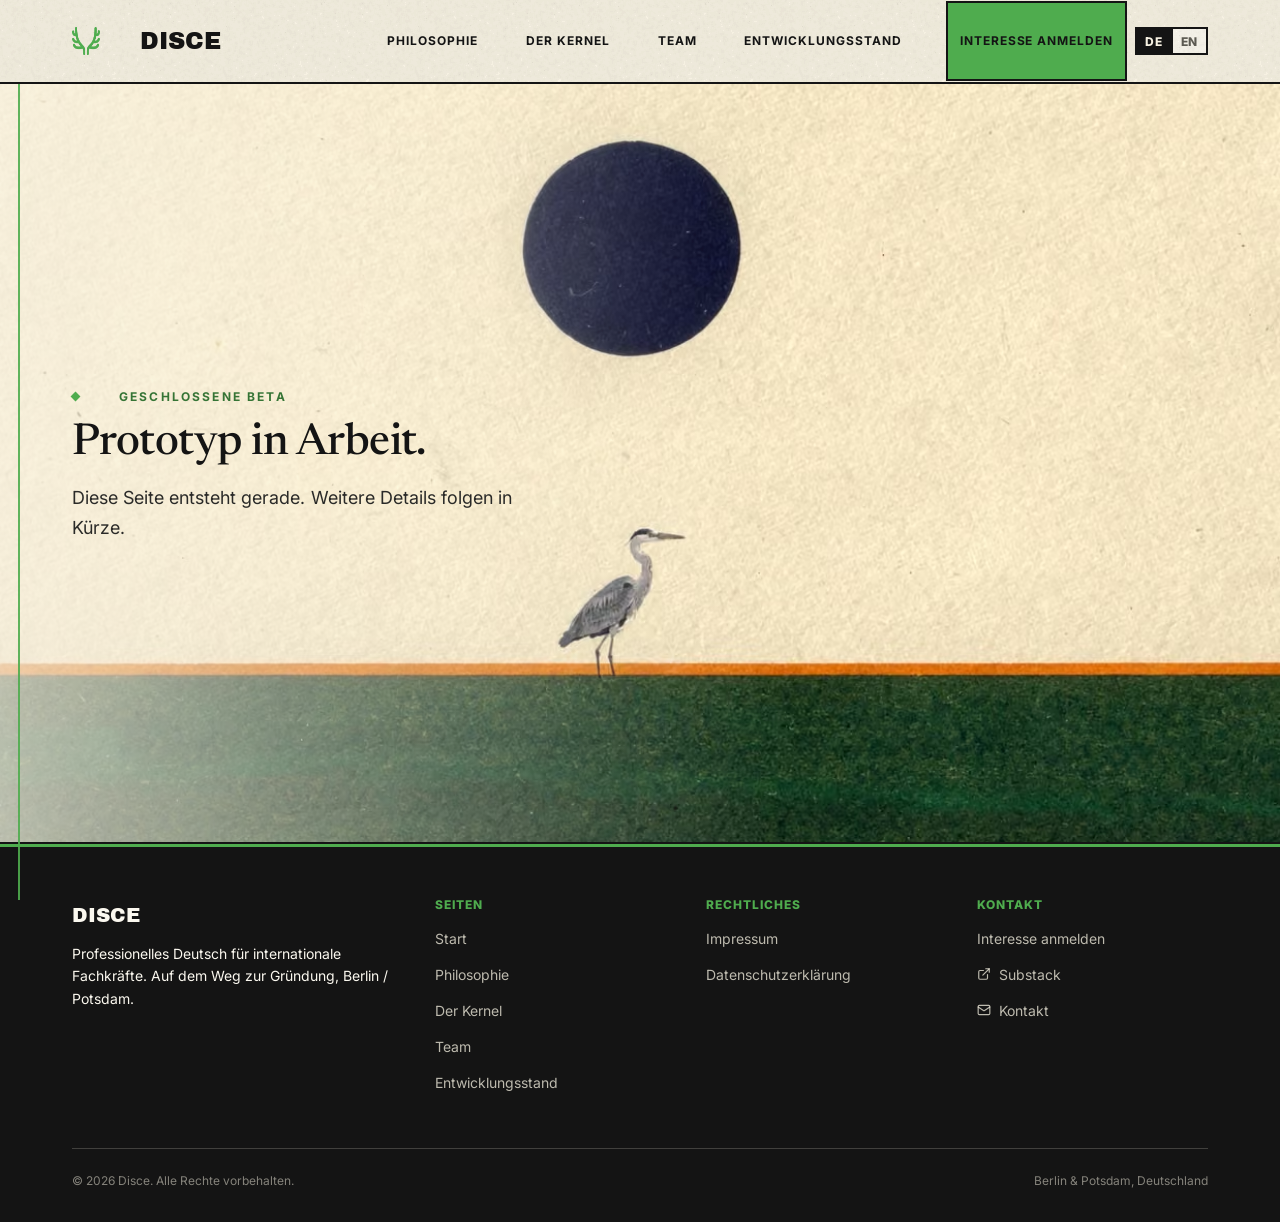
<file: beta.html>
<!DOCTYPE html>
<html lang="de">
<head>
<meta charset="UTF-8">
<meta name="viewport" content="width=device-width, initial-scale=1.0">
<meta name="robots" content="noindex, nofollow">
<meta name="description" content="Die geschlossene Beta von Disce: ein Einblick in den Prototyp, der sich noch in Arbeit befindet.">
<title data-title-de="Beta · Disce" data-title-en="Beta · Disce">Beta · Disce</title>
<script>try{if(localStorage.getItem('disce-lang')==='en'){document.documentElement.className+=' pre-en';document.documentElement.lang='en';}}catch(e){}</script>
<link rel="stylesheet" href="css/experimental.min.css">
<!-- PERF parity: preload the above-the-fold display face (PERF-01). -->
<link rel="preload" href="fonts/newsreader-roman-var.subset.woff2" as="font" type="font/woff2" crossorigin>
<link rel="icon" href="favicon.ico" sizes="any">
<link rel="icon" type="image/png" href="images/derived/icon-192.png" sizes="192x192">
<link rel="apple-touch-icon" href="apple-touch-icon.png">
<link rel="manifest" href="site.webmanifest">
<link rel="canonical" href="https://weltvorstellung.de/beta.html">
<meta property="og:type" content="website">
<meta property="og:site_name" content="Disce">
<meta property="og:locale" content="de_DE">
<meta property="og:locale:alternate" content="en_US">
<meta property="og:title" content="Beta · Disce">
<meta property="og:description" content="Die geschlossene Beta von Disce: ein Einblick in den Prototyp, der sich noch in Arbeit befindet.">
<meta property="og:url" content="https://weltvorstellung.de/beta.html">
<meta property="og:image" content="https://weltvorstellung.de/images/derived/og-disce-1200x630.jpg">
<meta property="og:image:width" content="1200">
<meta property="og:image:height" content="630">
<meta name="twitter:card" content="summary_large_image">
<meta name="twitter:title" content="Beta · Disce">
<meta name="twitter:description" content="Die geschlossene Beta von Disce: ein Einblick in den Prototyp, der sich noch in Arbeit befindet.">
<meta name="twitter:image" content="https://weltvorstellung.de/images/derived/og-disce-1200x630.jpg">
</head>
<body>

<a class="skip-link" href="#main"><span data-lang="de">Zum Inhalt springen</span><span data-lang="en">Skip to content</span></a>

<!-- ICON-SPRITE:START (generated by scripts/sync_icon_sprite.py; do not edit by hand) -->
<svg class="icon-sprite" aria-hidden="true" focusable="false">
  <symbol id="icon-arrow-left" viewBox="0 0 24 24"><path d="m12 19-7-7 7-7"/><path d="M19 12H5"/></symbol>
  <symbol id="icon-arrow-right" viewBox="0 0 24 24"><path d="M5 12h14"/><path d="m12 5 7 7-7 7"/></symbol>
  <symbol id="icon-calendar-clock" viewBox="0 0 24 24"><path d="M16 14v2.2l1.6 1"/><path d="M16 2v3"/><path d="M21 7.338V5a2 2 0 00-2-2H5a2 2 0 00-2 2v14a2 2 0 002 2h2.338"/><path d="M3 9h5.859"/><path d="M8 2v3"/><circle cx="16" cy="16" r="6"/></symbol>
  <symbol id="icon-check" viewBox="0 0 24 24"><path d="M20 6 9 17l-5-5"/></symbol>
  <symbol id="icon-clock" viewBox="0 0 24 24"><circle cx="12" cy="12" r="10"/><path d="M12 6v6l4 2"/></symbol>
  <symbol id="icon-external-link" viewBox="0 0 24 24"><path d="M15 3h6v6"/><path d="M10 14 21 3"/><path d="M18 13v6a2 2 0 0 1-2 2H5a2 2 0 0 1-2-2V8a2 2 0 0 1 2-2h6"/></symbol>
  <symbol id="icon-mail" viewBox="0 0 24 24"><path d="m22 7-8.991 5.727a2 2 0 0 1-2.009 0L2 7"/><rect x="2" y="4" width="20" height="16" rx="2"/></symbol>
  <symbol id="icon-menu" viewBox="0 0 24 24"><path d="M4 5h16"/><path d="M4 12h16"/><path d="M4 19h16"/></symbol>
  <symbol id="icon-pause" viewBox="0 0 24 24"><rect x="14" y="3" width="5" height="18" rx="1"/><rect x="5" y="3" width="5" height="18" rx="1"/></symbol>
  <symbol id="icon-play" viewBox="0 0 24 24"><path d="M5 5a2 2 0 0 1 3.008-1.728l11.997 6.998a2 2 0 0 1 .003 3.458l-12 7A2 2 0 0 1 5 19z"/></symbol>
  <symbol id="icon-x" viewBox="0 0 24 24"><path d="M18 6 6 18"/><path d="m6 6 12 12"/></symbol>
</svg>
<!-- ICON-SPRITE:END -->

<header class="site-header">
  <div class="wrap nav">
    <a href="index.html" class="brand">
      <img class="brand-mark" src="images/antlers-green.png" alt="" aria-hidden="true">
      DISCE
    </a>
    <button class="nav-toggle" aria-label="Navigation / Menu" aria-expanded="false" aria-controls="site-nav"><svg class="icon nav-toggle-open" viewBox="0 0 24 24" aria-hidden="true" focusable="false"><use href="#icon-menu"></use></svg><svg class="icon nav-toggle-close" viewBox="0 0 24 24" aria-hidden="true" focusable="false"><use href="#icon-x"></use></svg></button>
    <nav class="nav-links" id="site-nav">
      <a href="philosophy.html"><span data-lang="de">Philosophie</span><span data-lang="en">Philosophy</span></a>
      <a href="kernel.html"><span data-lang="de">Der Kernel</span><span data-lang="en">The Kernel</span></a>
      <a href="team.html"><span data-lang="de">Team</span><span data-lang="en">Our Team</span></a>
      <a href="status.html"><span data-lang="de">Entwicklungsstand</span><span data-lang="en">Development Status</span></a>
      <a href="waitlist.html#form" class="nav-cta"><span data-lang="de">Interesse anmelden</span><span data-lang="en">Register interest</span></a>    </nav>
    <div class="lang-switch" role="group" aria-label="Sprache / Language">
      <button type="button" data-set-lang="de" aria-pressed="true">DE</button>
      <button type="button" data-set-lang="en" aria-pressed="false">EN</button>
    </div>
  </div>
</header>

<main id="main" tabindex="-1">

<!-- ============================= BETA HERO ============================= -->
<!-- One-screen C08 (sky-aperture-heron) intro band. All wording below is
     a minimal DE/EN draft and is flagged REVIEW, not final copy. -->
<section class="beta-hero">
  <picture class="beta-hero-bg">
    <source type="image/avif" sizes="100vw"
      srcset="images/derived/DISCE_C08_r1_sky-aperture-heron-768.avif 768w, images/derived/DISCE_C08_r1_sky-aperture-heron-1238.avif 1238w">
    <img src="images/derived/DISCE_C08_r1_sky-aperture-heron-1238.webp" sizes="100vw"
      srcset="images/derived/DISCE_C08_r1_sky-aperture-heron-768.webp 768w, images/derived/DISCE_C08_r1_sky-aperture-heron-1238.webp 1238w"
      alt="" width="1238" height="922" loading="eager" fetchpriority="high" decoding="async">
  </picture>
  <div class="wrap">
    <span class="eyebrow"><span data-lang="de">Geschlossene Beta</span><span data-lang="en">Closed Beta</span></span>
    <h1><span data-lang="de">Prototyp in Arbeit.</span><span data-lang="en">Prototype in progress.</span></h1>
    <p class="lede"><span data-lang="de">Diese Seite entsteht gerade. Weitere Details folgen in Kürze.</span><span data-lang="en">This page is being built. More details will follow shortly.</span></p>
  </div>
</section>

</main>

<footer class="site-footer">
  <div class="wrap">
    <div class="footer-grid">
      <div>
        <div class="footer-brand">DISCE</div>
        <p class="footer-tag"><span data-lang="de">Professionelles Deutsch für internationale Fachkräfte. Auf dem Weg zur Gründung, Berlin / Potsdam.</span><span data-lang="en">Professional German for internationals. Building toward incorporation, Berlin / Potsdam.</span></p>
      </div>
      <div class="footer-col">
        <h4><span data-lang="de">Seiten</span><span data-lang="en">Site</span></h4>
        <a href="index.html"><span data-lang="de">Start</span><span data-lang="en">Home</span></a>
        <a href="philosophy.html"><span data-lang="de">Philosophie</span><span data-lang="en">Philosophy</span></a>
        <a href="kernel.html"><span data-lang="de">Der Kernel</span><span data-lang="en">The Kernel</span></a>
        <a href="team.html"><span data-lang="de">Team</span><span data-lang="en">Our Team</span></a>
        <a href="status.html"><span data-lang="de">Entwicklungsstand</span><span data-lang="en">Development Status</span></a>
      </div>
      <div class="footer-col">
        <h4><span data-lang="de">Rechtliches</span><span data-lang="en">Legal</span></h4>
        <a href="impressum.html">Impressum</a>
        <a href="datenschutz.html">Datenschutzerkl&auml;rung</a>
      </div>
      <div class="footer-col">
        <h4><span data-lang="de">Kontakt</span><span data-lang="en">Connect</span></h4>
        <a href="waitlist.html#form"><span data-lang="de">Interesse anmelden</span><span data-lang="en">Register interest</span></a>
        <a href="https://disce.substack.com" target="_blank" rel="noopener"><svg class="icon" viewBox="0 0 24 24" aria-hidden="true" focusable="false"><use href="#icon-external-link"></use></svg>Substack</a>
        <a href="mailto:medien@weltvorstellung.de"><svg class="icon icon--lead" viewBox="0 0 24 24" aria-hidden="true" focusable="false"><use href="#icon-mail"></use></svg><span data-lang="de">Kontakt</span><span data-lang="en">Contact</span></a>
      </div>
    </div>
    <div class="footer-bottom">
      <span><span data-lang="de">© 2026 Disce. Alle Rechte vorbehalten.</span><span data-lang="en">© 2026 Disce. All rights reserved.</span></span>
      <span><span data-lang="de">Berlin &amp; Potsdam, Deutschland</span><span data-lang="en">Berlin &amp; Potsdam, Germany</span></span>
    </div>
  </div>
</footer>

<script src="js/site.js"></script>
</body>
</html>
</file>
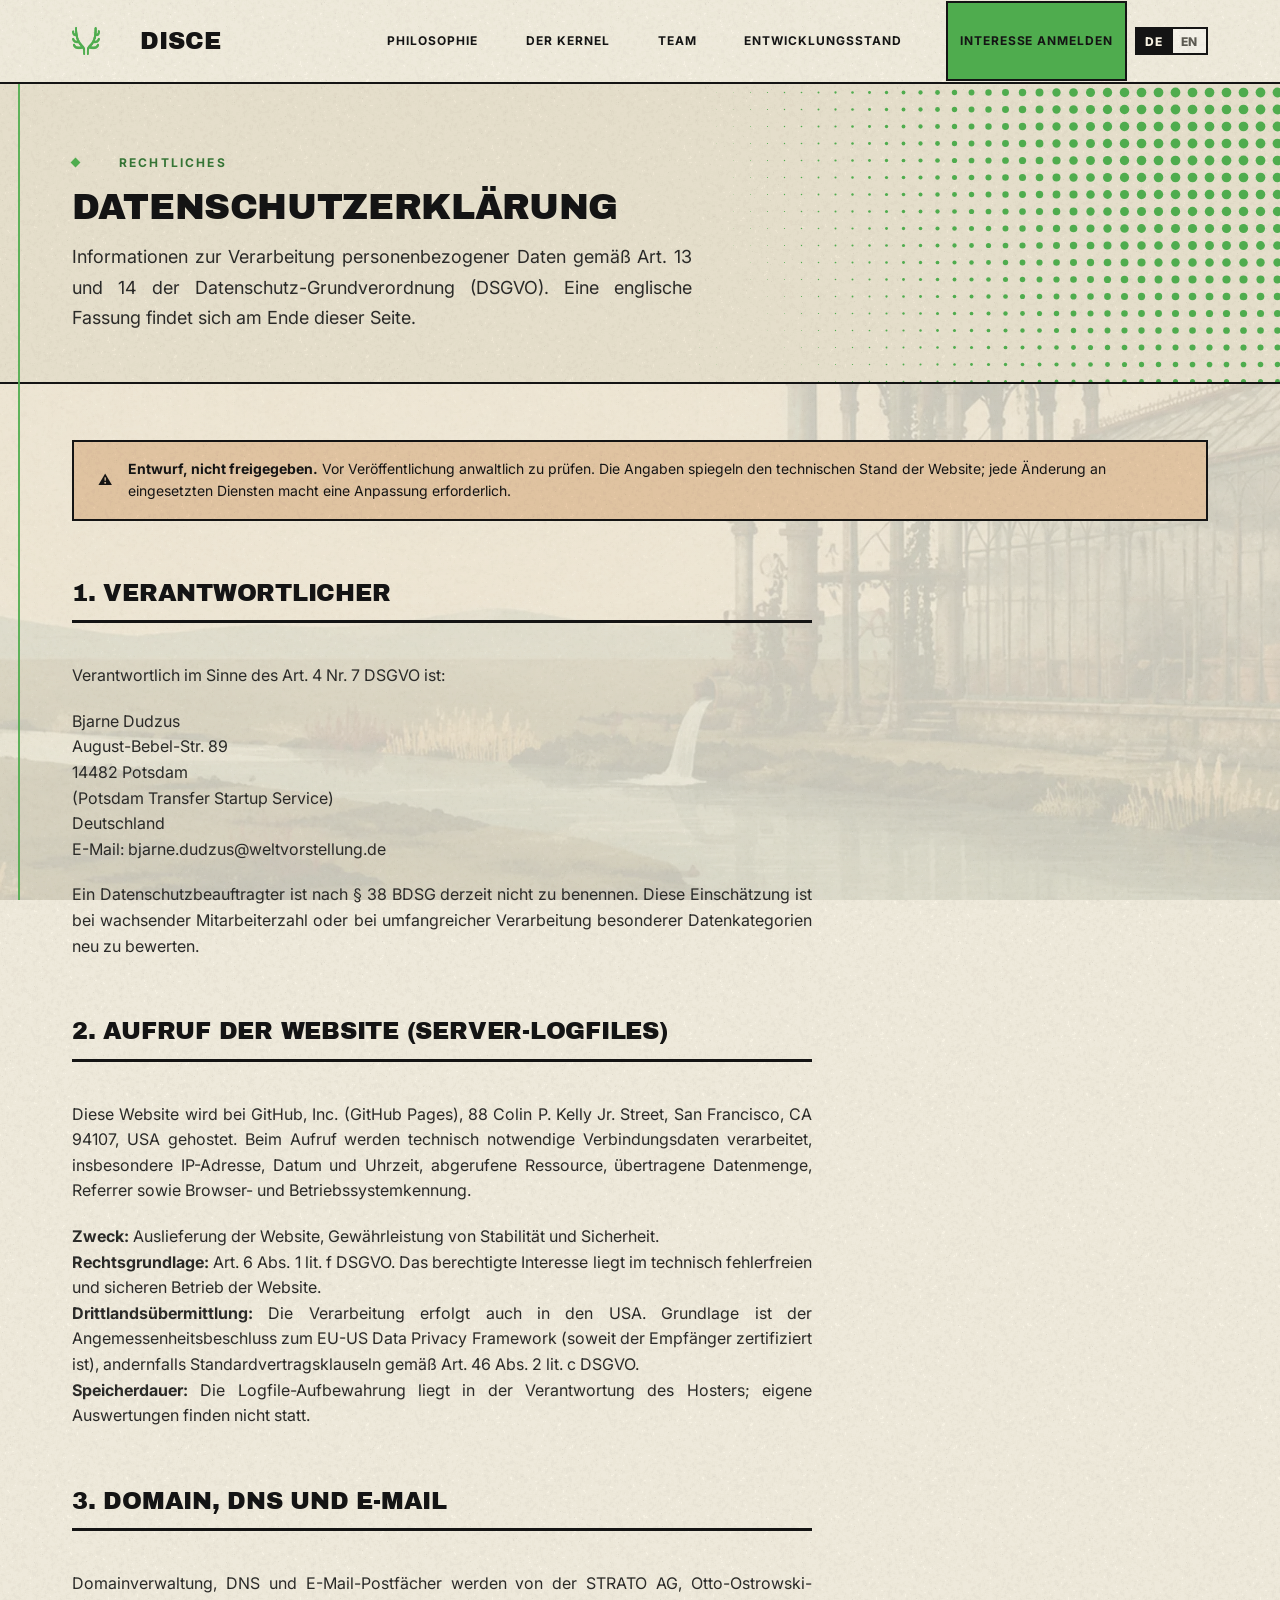
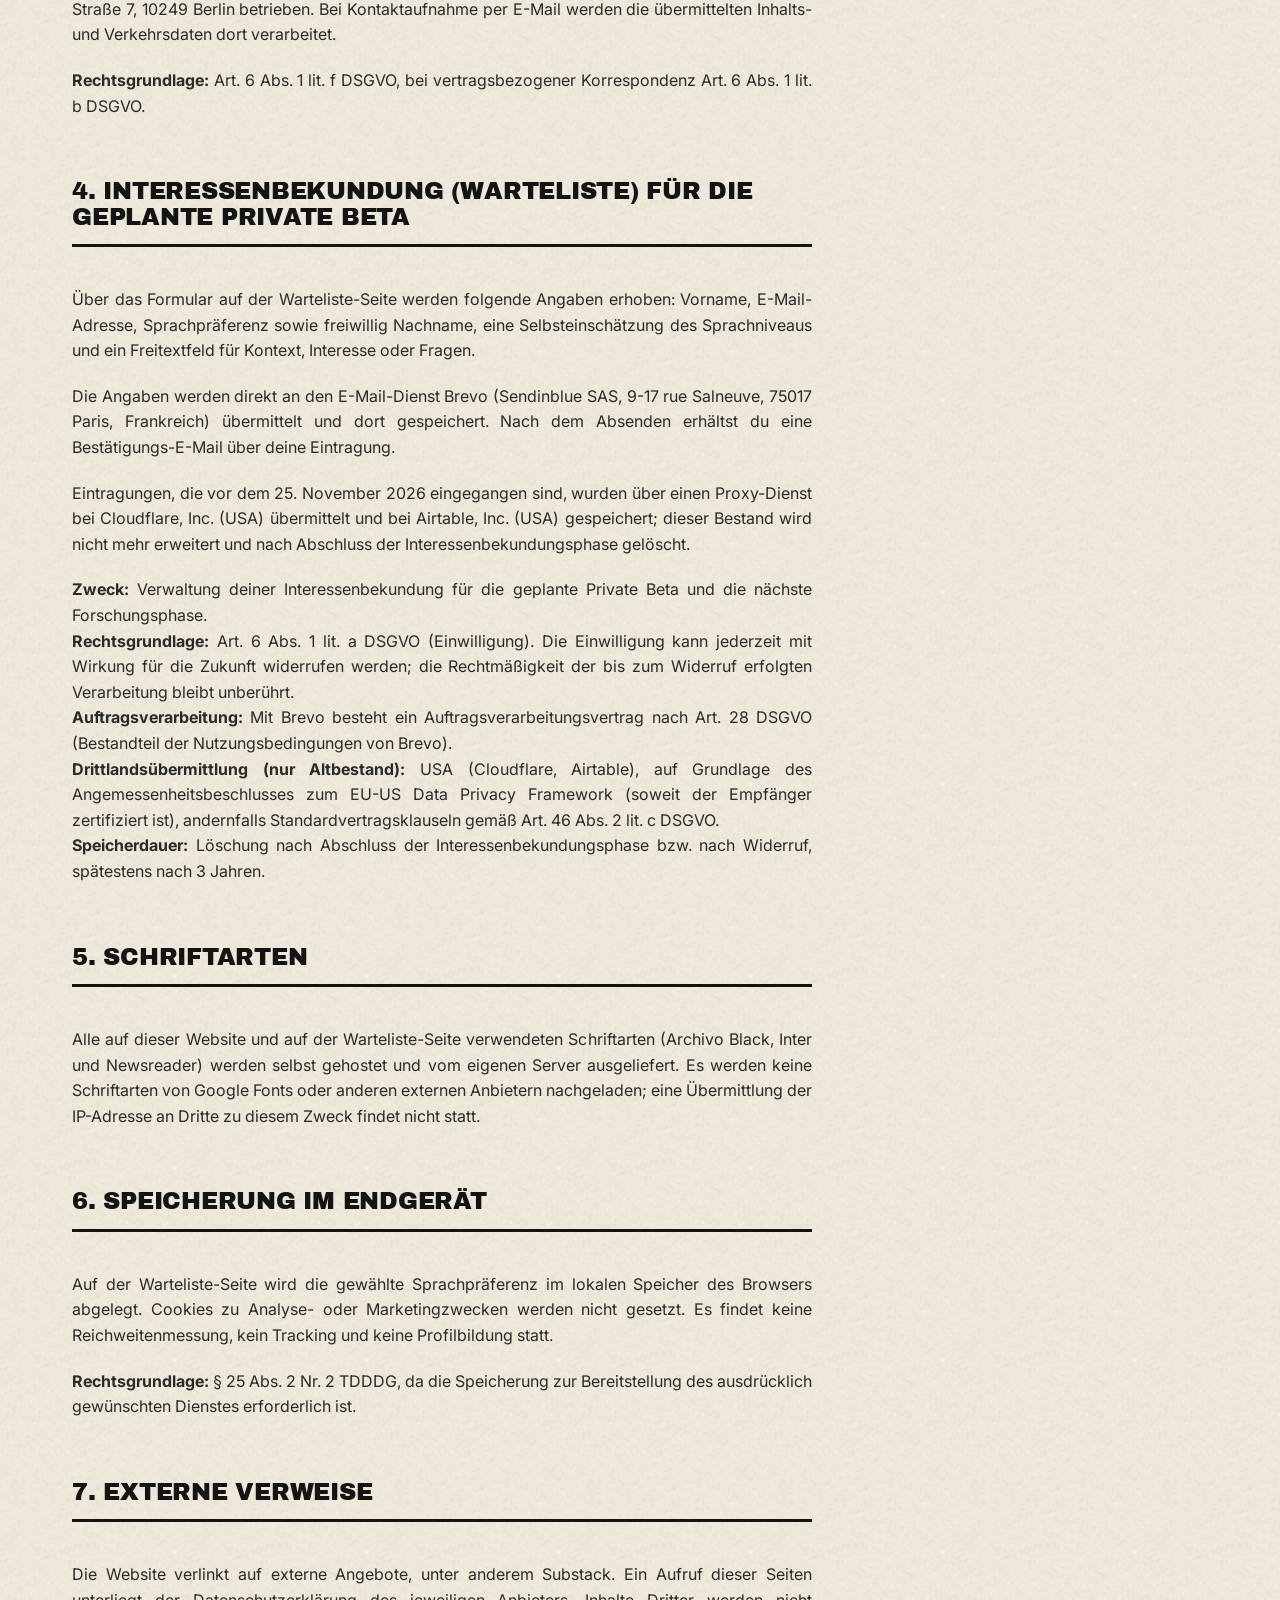
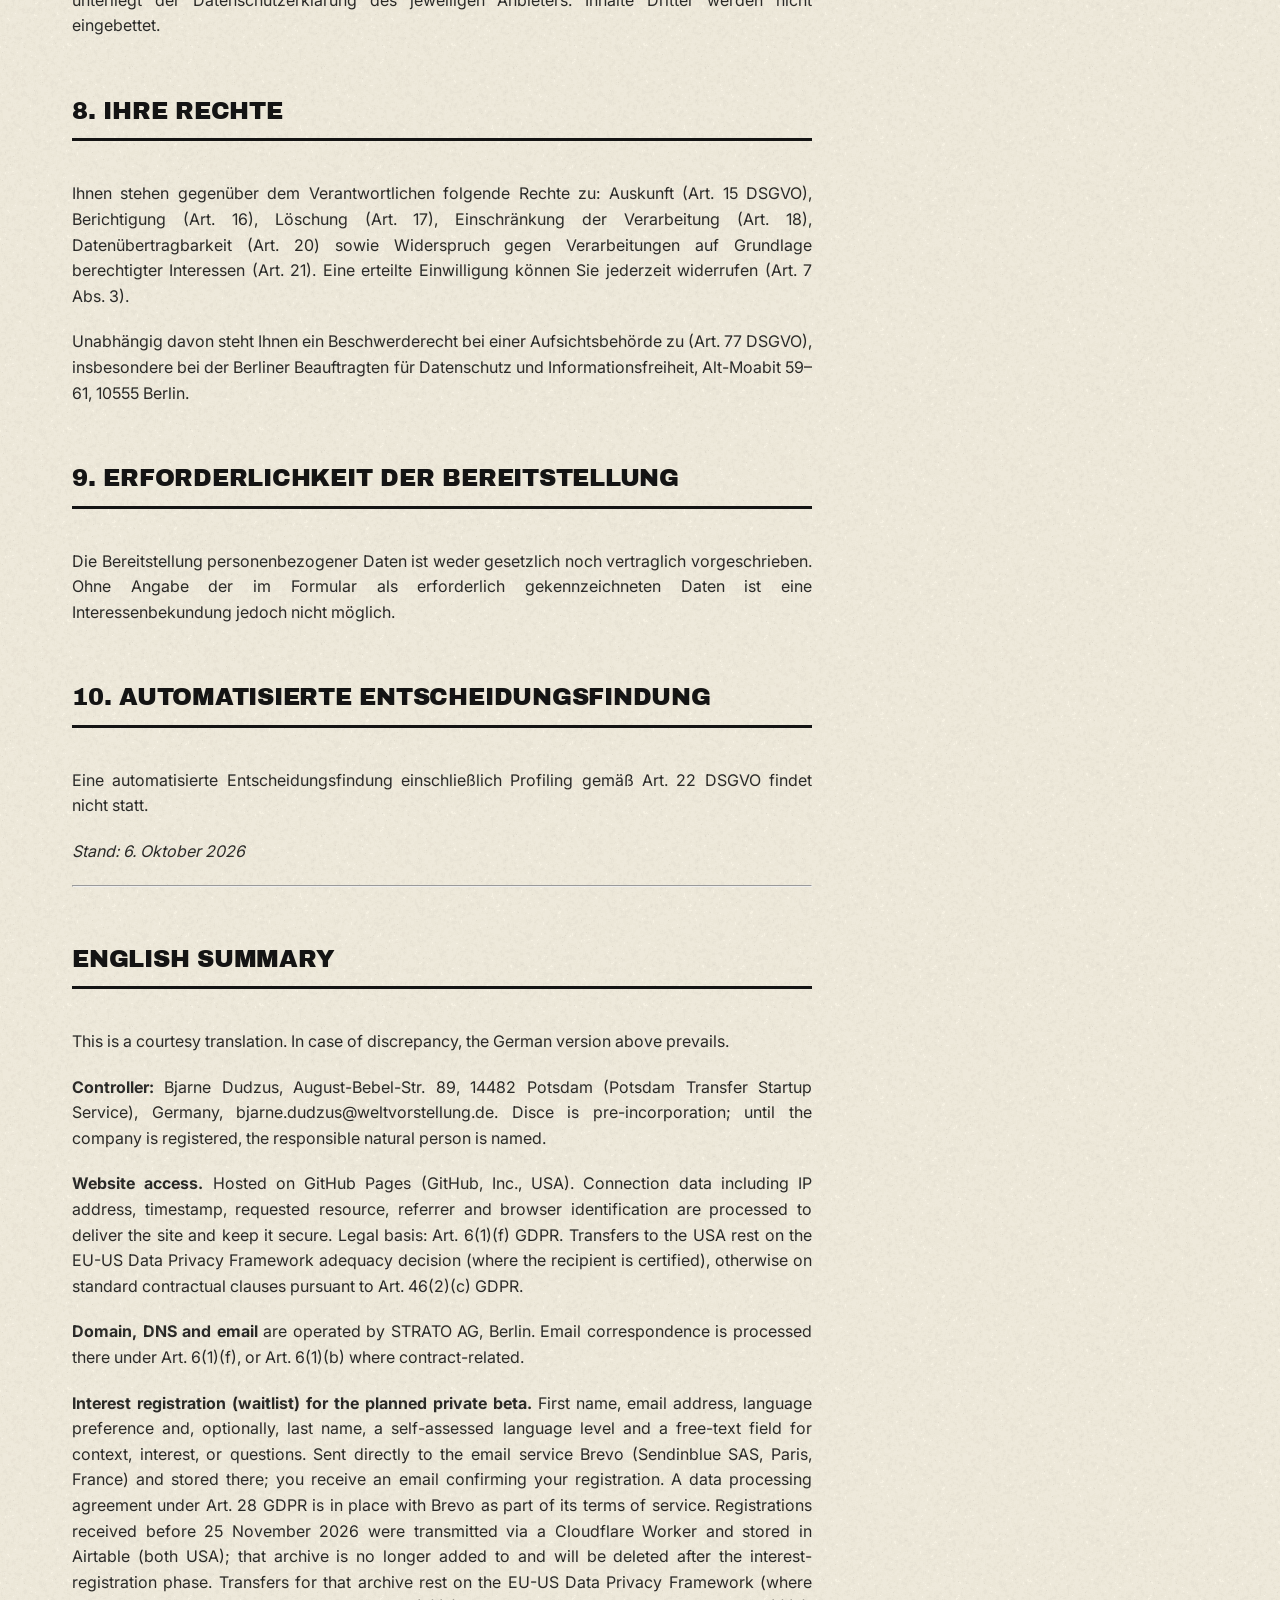
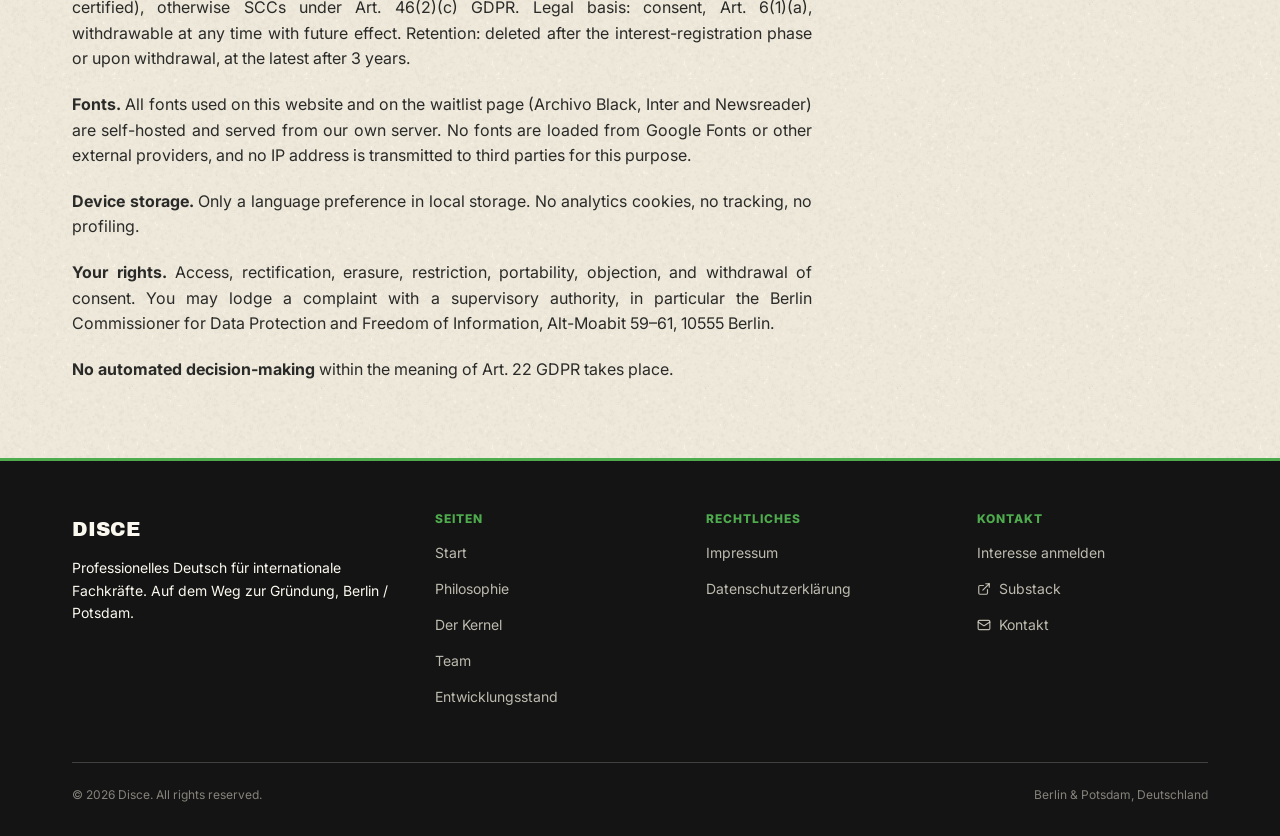
<file: datenschutz.html>
<!DOCTYPE html>
<html lang="de">
<head>
<meta charset="UTF-8">
<meta name="viewport" content="width=device-width, initial-scale=1.0">
<meta name="robots" content="noindex, nofollow">
<meta name="description" content="Datenschutzerklärung gemäß Art. 13 DSGVO.">
<title>Datenschutzerklärung · Disce</title>
<script>try{if(localStorage.getItem('disce-lang')==='en'){document.documentElement.className+=' pre-en';document.documentElement.lang='en';}}catch(e){}</script>
<link rel="stylesheet" href="css/experimental.min.css">
<!-- PERF parity: preload the above-the-fold display face (PERF-01). -->
<link rel="preload" href="fonts/archivo-black-400.subset.woff2" as="font" type="font/woff2" crossorigin>
<!-- PERF parity: parallelize the generative dot-field module chain. -->
<link rel="modulepreload" href="js/generative/loader.js">
<link rel="modulepreload" href="js/generative/registry.js">
<link rel="modulepreload" href="js/generative/dot-field/index.js">
<link rel="modulepreload" href="js/generative/dot-field/composition.js">
<link rel="modulepreload" href="js/generative/dot-field/reactive.js">
<link rel="modulepreload" href="js/generative/tokens.js">
<link rel="icon" href="favicon.ico" sizes="any">
<link rel="icon" type="image/png" href="images/derived/icon-192.png" sizes="192x192">
<link rel="apple-touch-icon" href="apple-touch-icon.png">
<link rel="manifest" href="site.webmanifest">
<link rel="canonical" href="https://weltvorstellung.de/datenschutz.html">
<meta property="og:type" content="website">
<meta property="og:site_name" content="Disce">
<meta property="og:locale" content="de_DE">
<meta property="og:locale:alternate" content="en_US">
<meta property="og:title" content="Datenschutzerklärung · Disce">
<meta property="og:description" content="Datenschutzerklärung gemäß Art. 13 DSGVO.">
<meta property="og:url" content="https://weltvorstellung.de/datenschutz.html">
<meta property="og:image" content="https://weltvorstellung.de/images/derived/og-disce-1200x630.jpg">
<meta property="og:image:width" content="1200">
<meta property="og:image:height" content="630">
<meta name="twitter:card" content="summary_large_image">
<meta name="twitter:title" content="Datenschutzerklärung · Disce">
<meta name="twitter:description" content="Datenschutzerklärung gemäß Art. 13 DSGVO.">
<meta name="twitter:image" content="https://weltvorstellung.de/images/derived/og-disce-1200x630.jpg">
</head>
<body>

<a class="skip-link" href="#main"><span data-lang="de">Zum Inhalt springen</span><span data-lang="en">Skip to content</span></a>

<!-- ICON-SPRITE:START (generated by scripts/sync_icon_sprite.py; do not edit by hand) -->
<svg class="icon-sprite" aria-hidden="true" focusable="false">
  <symbol id="icon-arrow-left" viewBox="0 0 24 24"><path d="m12 19-7-7 7-7"/><path d="M19 12H5"/></symbol>
  <symbol id="icon-arrow-right" viewBox="0 0 24 24"><path d="M5 12h14"/><path d="m12 5 7 7-7 7"/></symbol>
  <symbol id="icon-calendar-clock" viewBox="0 0 24 24"><path d="M16 14v2.2l1.6 1"/><path d="M16 2v3"/><path d="M21 7.338V5a2 2 0 00-2-2H5a2 2 0 00-2 2v14a2 2 0 002 2h2.338"/><path d="M3 9h5.859"/><path d="M8 2v3"/><circle cx="16" cy="16" r="6"/></symbol>
  <symbol id="icon-check" viewBox="0 0 24 24"><path d="M20 6 9 17l-5-5"/></symbol>
  <symbol id="icon-clock" viewBox="0 0 24 24"><circle cx="12" cy="12" r="10"/><path d="M12 6v6l4 2"/></symbol>
  <symbol id="icon-external-link" viewBox="0 0 24 24"><path d="M15 3h6v6"/><path d="M10 14 21 3"/><path d="M18 13v6a2 2 0 0 1-2 2H5a2 2 0 0 1-2-2V8a2 2 0 0 1 2-2h6"/></symbol>
  <symbol id="icon-mail" viewBox="0 0 24 24"><path d="m22 7-8.991 5.727a2 2 0 0 1-2.009 0L2 7"/><rect x="2" y="4" width="20" height="16" rx="2"/></symbol>
  <symbol id="icon-menu" viewBox="0 0 24 24"><path d="M4 5h16"/><path d="M4 12h16"/><path d="M4 19h16"/></symbol>
  <symbol id="icon-pause" viewBox="0 0 24 24"><rect x="14" y="3" width="5" height="18" rx="1"/><rect x="5" y="3" width="5" height="18" rx="1"/></symbol>
  <symbol id="icon-play" viewBox="0 0 24 24"><path d="M5 5a2 2 0 0 1 3.008-1.728l11.997 6.998a2 2 0 0 1 .003 3.458l-12 7A2 2 0 0 1 5 19z"/></symbol>
  <symbol id="icon-x" viewBox="0 0 24 24"><path d="M18 6 6 18"/><path d="m6 6 12 12"/></symbol>
</svg>
<!-- ICON-SPRITE:END -->

<header class="site-header">
  <div class="wrap nav">
    <a href="index.html" class="brand">
      <img class="brand-mark" src="images/antlers-green.png" alt="" aria-hidden="true">
      DISCE
    </a>
    <button class="nav-toggle" aria-label="Navigation / Menu" aria-expanded="false" aria-controls="site-nav"><svg class="icon nav-toggle-open" viewBox="0 0 24 24" aria-hidden="true" focusable="false"><use href="#icon-menu"></use></svg><svg class="icon nav-toggle-close" viewBox="0 0 24 24" aria-hidden="true" focusable="false"><use href="#icon-x"></use></svg></button>
    <nav class="nav-links" id="site-nav">
      <a href="philosophy.html"><span data-lang="de">Philosophie</span><span data-lang="en">Philosophy</span></a>
      <a href="kernel.html"><span data-lang="de">Der Kernel</span><span data-lang="en">The Kernel</span></a>
      <a href="team.html"><span data-lang="de">Team</span><span data-lang="en">Our Team</span></a>
      <a href="status.html"><span data-lang="de">Entwicklungsstand</span><span data-lang="en">Development Status</span></a>
      <a href="waitlist.html#form" class="nav-cta"><span data-lang="de">Interesse anmelden</span><span data-lang="en">Register interest</span></a>
    </nav>
    <div class="lang-switch" role="group" aria-label="Sprache / Language">
      <button type="button" data-set-lang="de" aria-pressed="true">DE</button>
      <button type="button" data-set-lang="en" aria-pressed="false">EN</button>
    </div>
  </div>
</header>

<main id="main" tabindex="-1">


<section class="page-hero">
  <div class="dot-field dot-field--hero" data-gen="dot-field" data-field="bloom" data-seed="dot-bloom" aria-hidden="true"></div>
  <div class="wrap">
    <span class="eyebrow">Rechtliches</span>
    <h1>Datenschutz&shy;erkl&auml;rung</h1>
    <p class="lede">Informationen zur Verarbeitung personenbezogener Daten gem&auml;&szlig; Art. 13 und 14 der Datenschutz-Grundverordnung (DSGVO). Eine englische Fassung findet sich am Ende dieser Seite.</p>
    <p class="lede legal-lang-note" data-lang="en">The German version below is authoritative. An English summary follows at the end of the page.</p>
  </div>
</section>

<section class="tight">
  <div class="wrap">
    <div class="status-banner">
      <span>&#9888;</span>
      <span><strong>Entwurf, nicht freigegeben.</strong> Vor Ver&ouml;ffentlichung anwaltlich zu pr&uuml;fen. Die Angaben spiegeln den technischen Stand der Website; jede &Auml;nderung an eingesetzten Diensten macht eine Anpassung erforderlich.</span>
    </div>

    <div class="prose">

      <h2>1. Verantwortlicher</h2>
      <p>Verantwortlich im Sinne des Art. 4 Nr. 7 DSGVO ist:</p>
      <p>
        Bjarne Dudzus<br>
        August-Bebel-Str. 89<br>
        14482 Potsdam<br>
        (Potsdam Transfer Startup Service)<br>
        Deutschland<br>
        E-Mail: bjarne.dudzus@weltvorstellung.de
      </p>
      <p>Ein Datenschutzbeauftragter ist nach &sect; 38 BDSG derzeit nicht zu benennen. Diese Einsch&auml;tzung ist bei wachsender Mitarbeiterzahl oder bei umfangreicher Verarbeitung besonderer Datenkategorien neu zu bewerten.</p>

      <h2>2. Aufruf der Website (Server-Logfiles)</h2>
      <p>Diese Website wird bei GitHub, Inc. (GitHub Pages), 88 Colin P. Kelly Jr. Street, San Francisco, CA 94107, USA gehostet. Beim Aufruf werden technisch notwendige Verbindungsdaten verarbeitet, insbesondere IP-Adresse, Datum und Uhrzeit, abgerufene Ressource, &uuml;bertragene Datenmenge, Referrer sowie Browser- und Betriebssystemkennung.</p>
      <p><strong>Zweck:</strong> Auslieferung der Website, Gew&auml;hrleistung von Stabilit&auml;t und Sicherheit.<br>
      <strong>Rechtsgrundlage:</strong> Art. 6 Abs. 1 lit. f DSGVO. Das berechtigte Interesse liegt im technisch fehlerfreien und sicheren Betrieb der Website.<br>
      <strong>Drittlands&uuml;bermittlung:</strong> Die Verarbeitung erfolgt auch in den USA. Grundlage ist der Angemessenheitsbeschluss zum EU-US Data Privacy Framework (soweit der Empf&auml;nger zertifiziert ist), andernfalls Standardvertragsklauseln gem&auml;&szlig; Art. 46 Abs. 2 lit. c DSGVO.<br>
      <strong>Speicherdauer:</strong> Die Logfile-Aufbewahrung liegt in der Verantwortung des Hosters; eigene Auswertungen finden nicht statt.</p>

      <h2>3. Domain, DNS und E-Mail</h2>
      <p>Domainverwaltung, DNS und E-Mail-Postf&auml;cher werden von der STRATO AG, Otto-Ostrowski-Stra&szlig;e 7, 10249 Berlin betrieben. Bei Kontaktaufnahme per E-Mail werden die &uuml;bermittelten Inhalts- und Verkehrsdaten dort verarbeitet.</p>
      <p><strong>Rechtsgrundlage:</strong> Art. 6 Abs. 1 lit. f DSGVO, bei vertragsbezogener Korrespondenz Art. 6 Abs. 1 lit. b DSGVO.</p>

      <h2>4. Interessenbekundung (Warteliste) f&uuml;r die geplante Private Beta</h2>
      <p>&Uuml;ber das Formular auf der Warteliste-Seite werden folgende Angaben erhoben: Vorname, E-Mail-Adresse, Sprachpr&auml;ferenz sowie freiwillig Nachname, eine Selbsteinsch&auml;tzung des Sprachniveaus und ein Freitextfeld f&uuml;r Kontext, Interesse oder Fragen.</p>
      <p>Die Angaben werden direkt an den E-Mail-Dienst Brevo (Sendinblue SAS, 9-17 rue Salneuve, 75017 Paris, Frankreich) &uuml;bermittelt und dort gespeichert. Nach dem Absenden erh&auml;ltst du eine Best&auml;tigungs-E-Mail &uuml;ber deine Eintragung.</p>
      <p>Eintragungen, die vor dem 25. November 2026 eingegangen sind, wurden &uuml;ber einen Proxy-Dienst bei Cloudflare, Inc. (USA) &uuml;bermittelt und bei Airtable, Inc. (USA) gespeichert; dieser Bestand wird nicht mehr erweitert und nach Abschluss der Interessenbekundungsphase gel&ouml;scht.</p>
      <p><strong>Zweck:</strong> Verwaltung deiner Interessenbekundung f&uuml;r die geplante Private Beta und die n&auml;chste Forschungsphase.<br>
      <strong>Rechtsgrundlage:</strong> Art. 6 Abs. 1 lit. a DSGVO (Einwilligung). Die Einwilligung kann jederzeit mit Wirkung f&uuml;r die Zukunft widerrufen werden; die Rechtm&auml;&szlig;igkeit der bis zum Widerruf erfolgten Verarbeitung bleibt unber&uuml;hrt.<br>
      <strong>Auftragsverarbeitung:</strong> Mit Brevo besteht ein Auftragsverarbeitungsvertrag nach Art. 28 DSGVO (Bestandteil der Nutzungsbedingungen von Brevo).<br>
      <strong>Drittlands&uuml;bermittlung (nur Altbestand):</strong> USA (Cloudflare, Airtable), auf Grundlage des Angemessenheitsbeschlusses zum EU-US Data Privacy Framework (soweit der Empf&auml;nger zertifiziert ist), andernfalls Standardvertragsklauseln gem&auml;&szlig; Art. 46 Abs. 2 lit. c DSGVO.<br>
      <strong>Speicherdauer:</strong> L&ouml;schung nach Abschluss der Interessenbekundungsphase bzw. nach Widerruf, sp&auml;testens nach 3 Jahren.</p>

      <h2>5. Schriftarten</h2>
      <p>Alle auf dieser Website und auf der Warteliste-Seite verwendeten Schriftarten (Archivo Black, Inter und Newsreader) werden selbst gehostet und vom eigenen Server ausgeliefert. Es werden keine Schriftarten von Google Fonts oder anderen externen Anbietern nachgeladen; eine &Uuml;bermittlung der IP-Adresse an Dritte zu diesem Zweck findet nicht statt.</p>

      <h2>6. Speicherung im Endger&auml;t</h2>
      <p>Auf der Warteliste-Seite wird die gew&auml;hlte Sprachpr&auml;ferenz im lokalen Speicher des Browsers abgelegt. Cookies zu Analyse- oder Marketingzwecken werden nicht gesetzt. Es findet keine Reichweitenmessung, kein Tracking und keine Profilbildung statt.</p>
      <p><strong>Rechtsgrundlage:</strong> &sect; 25 Abs. 2 Nr. 2 TDDDG, da die Speicherung zur Bereitstellung des ausdr&uuml;cklich gew&uuml;nschten Dienstes erforderlich ist.</p>

      <h2>7. Externe Verweise</h2>
      <p>Die Website verlinkt auf externe Angebote, unter anderem Substack. Ein Aufruf dieser Seiten unterliegt der Datenschutzerkl&auml;rung des jeweiligen Anbieters. Inhalte Dritter werden nicht eingebettet.</p>

      <h2>8. Ihre Rechte</h2>
      <p>Ihnen stehen gegen&uuml;ber dem Verantwortlichen folgende Rechte zu: Auskunft (Art. 15 DSGVO), Berichtigung (Art. 16), L&ouml;schung (Art. 17), Einschr&auml;nkung der Verarbeitung (Art. 18), Daten&uuml;bertragbarkeit (Art. 20) sowie Widerspruch gegen Verarbeitungen auf Grundlage berechtigter Interessen (Art. 21). Eine erteilte Einwilligung k&ouml;nnen Sie jederzeit widerrufen (Art. 7 Abs. 3).</p>
      <p>Unabh&auml;ngig davon steht Ihnen ein Beschwerderecht bei einer Aufsichtsbeh&ouml;rde zu (Art. 77 DSGVO), insbesondere bei der Berliner Beauftragten f&uuml;r Datenschutz und Informationsfreiheit, Alt-Moabit 59&ndash;61, 10555 Berlin.</p>

      <h2>9. Erforderlichkeit der Bereitstellung</h2>
      <p>Die Bereitstellung personenbezogener Daten ist weder gesetzlich noch vertraglich vorgeschrieben. Ohne Angabe der im Formular als erforderlich gekennzeichneten Daten ist eine Interessenbekundung jedoch nicht m&ouml;glich.</p>

      <h2>10. Automatisierte Entscheidungsfindung</h2>
      <p>Eine automatisierte Entscheidungsfindung einschlie&szlig;lich Profiling gem&auml;&szlig; Art. 22 DSGVO findet nicht statt.</p>

      <p><em>Stand: 6. Oktober 2026</em></p>

      <hr>

      <h2>English summary</h2>
      <p>This is a courtesy translation. In case of discrepancy, the German version above prevails.</p>
      <p><strong>Controller:</strong> Bjarne Dudzus, August-Bebel-Str. 89, 14482 Potsdam (Potsdam Transfer Startup Service), Germany, bjarne.dudzus@weltvorstellung.de. Disce is pre-incorporation; until the company is registered, the responsible natural person is named.</p>
      <p><strong>Website access.</strong> Hosted on GitHub Pages (GitHub, Inc., USA). Connection data including IP address, timestamp, requested resource, referrer and browser identification are processed to deliver the site and keep it secure. Legal basis: Art. 6(1)(f) GDPR. Transfers to the USA rest on the EU-US Data Privacy Framework adequacy decision (where the recipient is certified), otherwise on standard contractual clauses pursuant to Art. 46(2)(c) GDPR.</p>
      <p><strong>Domain, DNS and email</strong> are operated by STRATO AG, Berlin. Email correspondence is processed there under Art. 6(1)(f), or Art. 6(1)(b) where contract-related.</p>
      <p><strong>Interest registration (waitlist) for the planned private beta.</strong> First name, email address, language preference and, optionally, last name, a self-assessed language level and a free-text field for context, interest, or questions. Sent directly to the email service Brevo (Sendinblue SAS, Paris, France) and stored there; you receive an email confirming your registration. A data processing agreement under Art. 28 GDPR is in place with Brevo as part of its terms of service. Registrations received before 25 November 2026 were transmitted via a Cloudflare Worker and stored in Airtable (both USA); that archive is no longer added to and will be deleted after the interest-registration phase. Transfers for that archive rest on the EU-US Data Privacy Framework (where certified), otherwise SCCs under Art. 46(2)(c) GDPR. Legal basis: consent, Art. 6(1)(a), withdrawable at any time with future effect. Retention: deleted after the interest-registration phase or upon withdrawal, at the latest after 3 years.</p>
      <p><strong>Fonts.</strong> All fonts used on this website and on the waitlist page (Archivo Black, Inter and Newsreader) are self-hosted and served from our own server. No fonts are loaded from Google Fonts or other external providers, and no IP address is transmitted to third parties for this purpose.</p>
      <p><strong>Device storage.</strong> Only a language preference in local storage. No analytics cookies, no tracking, no profiling.</p>
      <p><strong>Your rights.</strong> Access, rectification, erasure, restriction, portability, objection, and withdrawal of consent. You may lodge a complaint with a supervisory authority, in particular the Berlin Commissioner for Data Protection and Freedom of Information, Alt-Moabit 59&ndash;61, 10555 Berlin.</p>
      <p><strong>No automated decision-making</strong> within the meaning of Art. 22 GDPR takes place.</p>

    </div>
  </div>
</section>

</main>

<footer class="site-footer">
  <div class="wrap">
    <div class="footer-grid">
      <div>
        <div class="footer-brand">DISCE</div>
        <p class="footer-tag"><span data-lang="de">Professionelles Deutsch für internationale Fachkräfte. Auf dem Weg zur Gründung, Berlin / Potsdam.</span><span data-lang="en">Professional German for internationals. Building toward incorporation, Berlin / Potsdam.</span></p>
      </div>
      <div class="footer-col">
        <h2><span data-lang="de">Seiten</span><span data-lang="en">Site</span></h2>
        <a href="index.html"><span data-lang="de">Start</span><span data-lang="en">Home</span></a>
        <a href="philosophy.html"><span data-lang="de">Philosophie</span><span data-lang="en">Philosophy</span></a>
        <a href="kernel.html"><span data-lang="de">Der Kernel</span><span data-lang="en">The Kernel</span></a>
        <a href="team.html"><span data-lang="de">Team</span><span data-lang="en">Our Team</span></a>
        <a href="status.html"><span data-lang="de">Entwicklungsstand</span><span data-lang="en">Development Status</span></a>
      </div>
      <div class="footer-col">
        <h2><span data-lang="de">Rechtliches</span><span data-lang="en">Legal</span></h2>
        <a href="impressum.html">Impressum</a>
        <a href="datenschutz.html">Datenschutzerkl&auml;rung</a>
      </div>
      <div class="footer-col">
        <h2><span data-lang="de">Kontakt</span><span data-lang="en">Connect</span></h2>
        <a href="waitlist.html#form"><span data-lang="de">Interesse anmelden</span><span data-lang="en">Register interest</span></a>
        <a href="https://disce.substack.com" target="_blank" rel="noopener"><svg class="icon" viewBox="0 0 24 24" aria-hidden="true" focusable="false"><use href="#icon-external-link"></use></svg>Substack</a>
        <a href="mailto:medien@weltvorstellung.de"><svg class="icon icon--lead" viewBox="0 0 24 24" aria-hidden="true" focusable="false"><use href="#icon-mail"></use></svg><span data-lang="de">Kontakt</span><span data-lang="en">Contact</span></a>
      </div>
    </div>
    <div class="footer-bottom">
      <span>&copy; 2026 Disce. All rights reserved.</span>
      <span><span data-lang="de">Berlin &amp; Potsdam, Deutschland</span><span data-lang="en">Berlin &amp; Potsdam, Germany</span></span>
    </div>
  </div>
</footer>

<script src="js/site.js"></script>
<script type="module" src="js/generative/loader.js"></script>
</body>
</html>
</file>
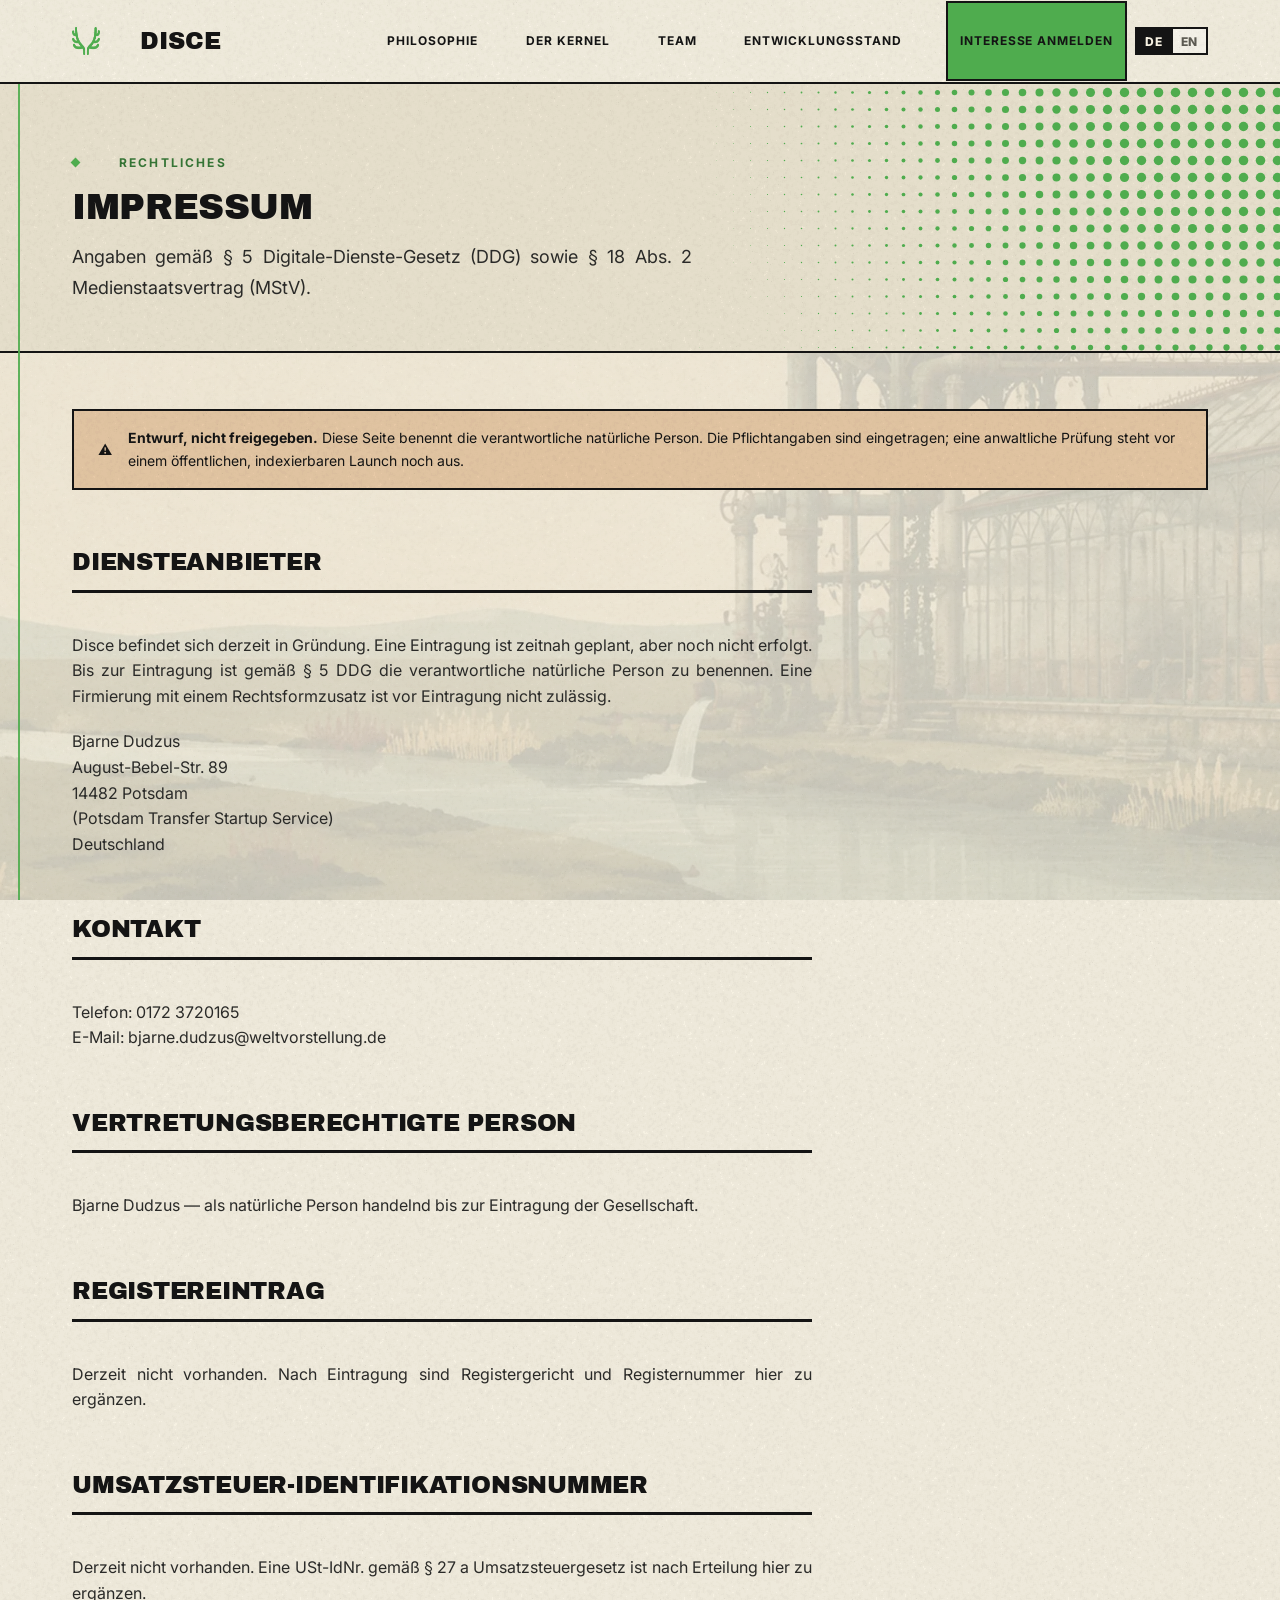
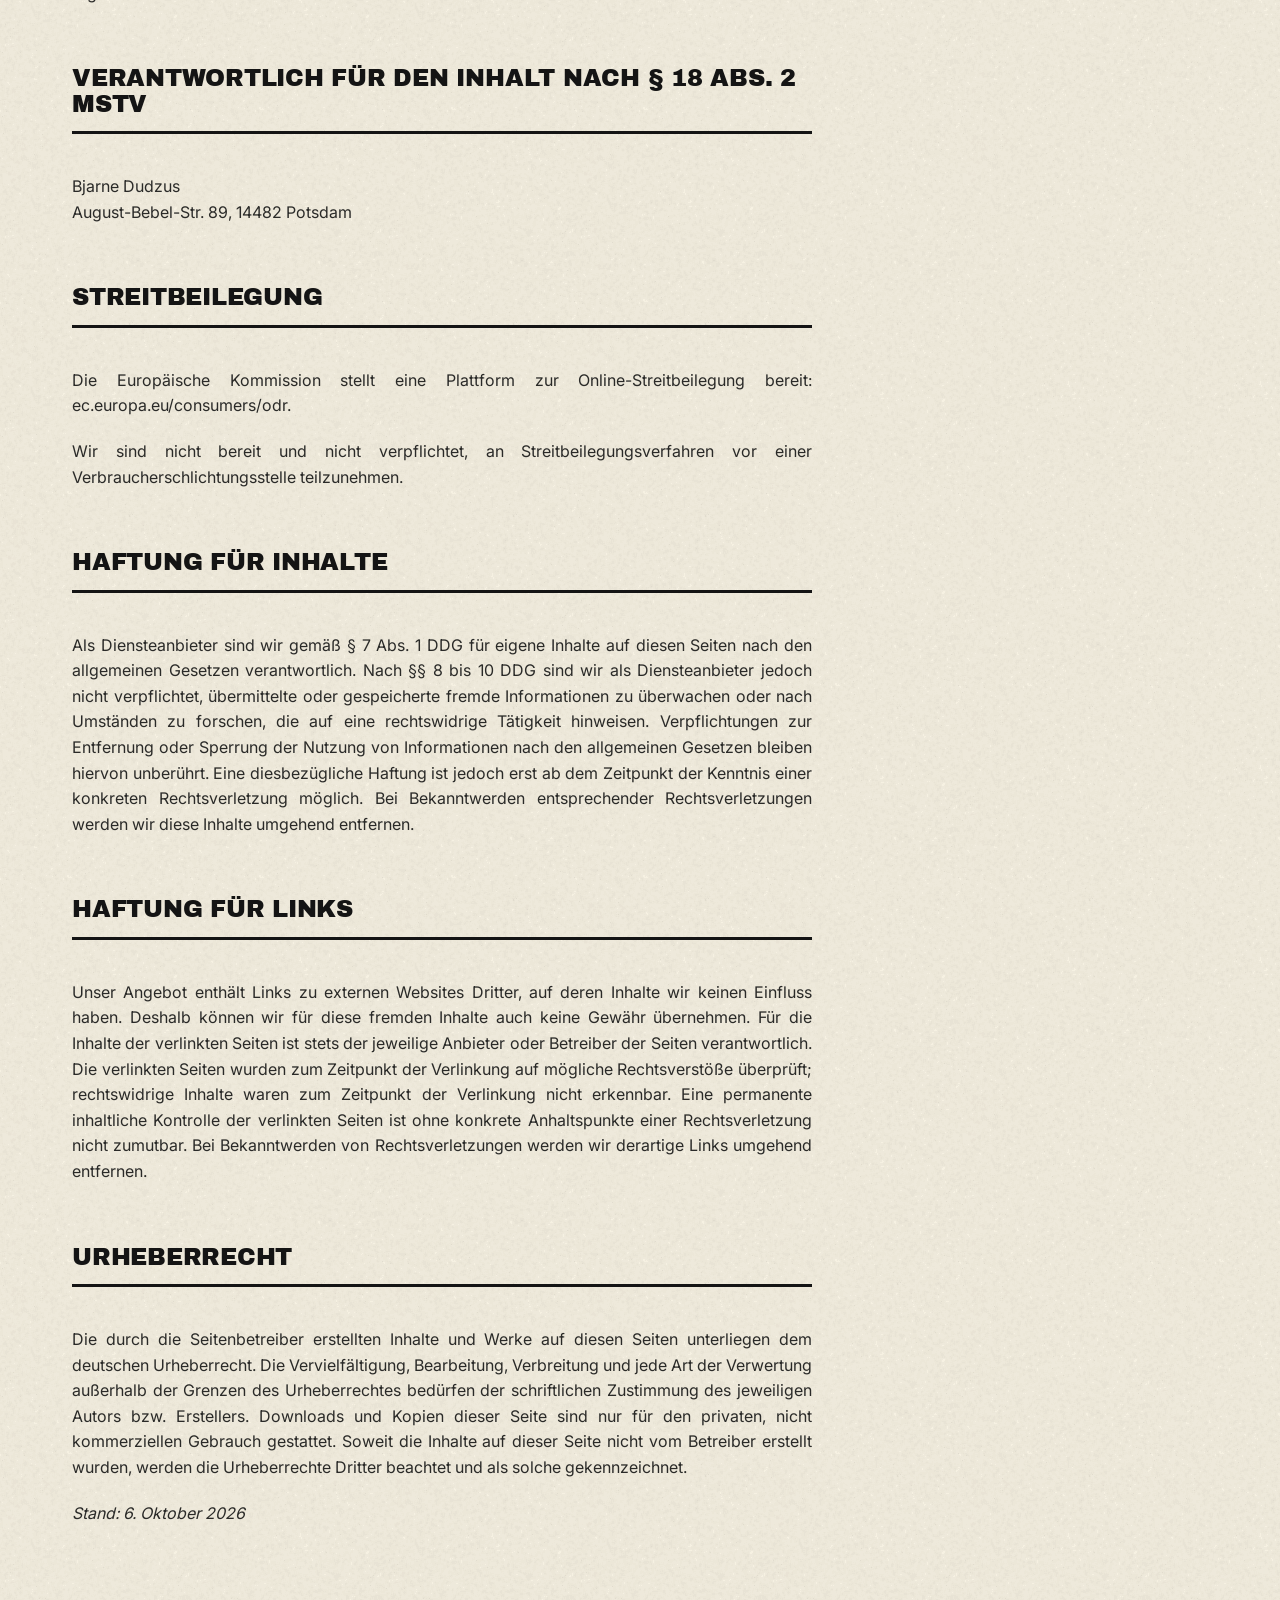
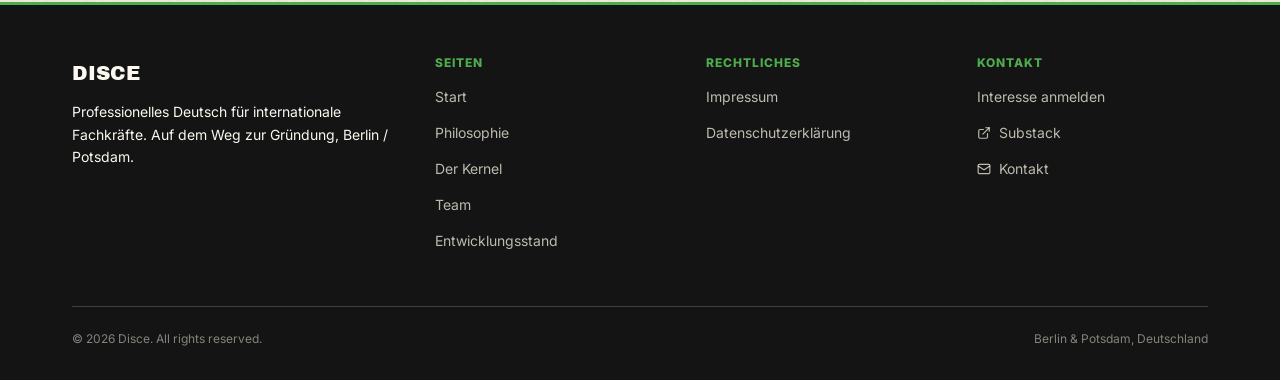
<file: impressum.html>
<!DOCTYPE html>
<html lang="de">
<head>
<meta charset="UTF-8">
<meta name="viewport" content="width=device-width, initial-scale=1.0">
<meta name="robots" content="noindex, nofollow">
<meta name="description" content="Impressum gemäß § 5 DDG.">
<title>Impressum · Disce</title>
<script>try{if(localStorage.getItem('disce-lang')==='en'){document.documentElement.className+=' pre-en';document.documentElement.lang='en';}}catch(e){}</script>
<link rel="stylesheet" href="css/experimental.min.css">
<!-- PERF parity: preload the above-the-fold display face (PERF-01). -->
<link rel="preload" href="fonts/archivo-black-400.subset.woff2" as="font" type="font/woff2" crossorigin>
<!-- PERF parity: parallelize the generative dot-field module chain. -->
<link rel="modulepreload" href="js/generative/loader.js">
<link rel="modulepreload" href="js/generative/registry.js">
<link rel="modulepreload" href="js/generative/dot-field/index.js">
<link rel="modulepreload" href="js/generative/dot-field/composition.js">
<link rel="modulepreload" href="js/generative/dot-field/reactive.js">
<link rel="modulepreload" href="js/generative/tokens.js">
<link rel="icon" href="favicon.ico" sizes="any">
<link rel="icon" type="image/png" href="images/derived/icon-192.png" sizes="192x192">
<link rel="apple-touch-icon" href="apple-touch-icon.png">
<link rel="manifest" href="site.webmanifest">
<link rel="canonical" href="https://weltvorstellung.de/impressum.html">
<meta property="og:type" content="website">
<meta property="og:site_name" content="Disce">
<meta property="og:locale" content="de_DE">
<meta property="og:locale:alternate" content="en_US">
<meta property="og:title" content="Impressum · Disce">
<meta property="og:description" content="Impressum gemäß § 5 DDG.">
<meta property="og:url" content="https://weltvorstellung.de/impressum.html">
<meta property="og:image" content="https://weltvorstellung.de/images/derived/og-disce-1200x630.jpg">
<meta property="og:image:width" content="1200">
<meta property="og:image:height" content="630">
<meta name="twitter:card" content="summary_large_image">
<meta name="twitter:title" content="Impressum · Disce">
<meta name="twitter:description" content="Impressum gemäß § 5 DDG.">
<meta name="twitter:image" content="https://weltvorstellung.de/images/derived/og-disce-1200x630.jpg">
</head>
<body>

<a class="skip-link" href="#main"><span data-lang="de">Zum Inhalt springen</span><span data-lang="en">Skip to content</span></a>

<!-- ICON-SPRITE:START (generated by scripts/sync_icon_sprite.py; do not edit by hand) -->
<svg class="icon-sprite" aria-hidden="true" focusable="false">
  <symbol id="icon-arrow-left" viewBox="0 0 24 24"><path d="m12 19-7-7 7-7"/><path d="M19 12H5"/></symbol>
  <symbol id="icon-arrow-right" viewBox="0 0 24 24"><path d="M5 12h14"/><path d="m12 5 7 7-7 7"/></symbol>
  <symbol id="icon-calendar-clock" viewBox="0 0 24 24"><path d="M16 14v2.2l1.6 1"/><path d="M16 2v3"/><path d="M21 7.338V5a2 2 0 00-2-2H5a2 2 0 00-2 2v14a2 2 0 002 2h2.338"/><path d="M3 9h5.859"/><path d="M8 2v3"/><circle cx="16" cy="16" r="6"/></symbol>
  <symbol id="icon-check" viewBox="0 0 24 24"><path d="M20 6 9 17l-5-5"/></symbol>
  <symbol id="icon-clock" viewBox="0 0 24 24"><circle cx="12" cy="12" r="10"/><path d="M12 6v6l4 2"/></symbol>
  <symbol id="icon-external-link" viewBox="0 0 24 24"><path d="M15 3h6v6"/><path d="M10 14 21 3"/><path d="M18 13v6a2 2 0 0 1-2 2H5a2 2 0 0 1-2-2V8a2 2 0 0 1 2-2h6"/></symbol>
  <symbol id="icon-mail" viewBox="0 0 24 24"><path d="m22 7-8.991 5.727a2 2 0 0 1-2.009 0L2 7"/><rect x="2" y="4" width="20" height="16" rx="2"/></symbol>
  <symbol id="icon-menu" viewBox="0 0 24 24"><path d="M4 5h16"/><path d="M4 12h16"/><path d="M4 19h16"/></symbol>
  <symbol id="icon-pause" viewBox="0 0 24 24"><rect x="14" y="3" width="5" height="18" rx="1"/><rect x="5" y="3" width="5" height="18" rx="1"/></symbol>
  <symbol id="icon-play" viewBox="0 0 24 24"><path d="M5 5a2 2 0 0 1 3.008-1.728l11.997 6.998a2 2 0 0 1 .003 3.458l-12 7A2 2 0 0 1 5 19z"/></symbol>
  <symbol id="icon-x" viewBox="0 0 24 24"><path d="M18 6 6 18"/><path d="m6 6 12 12"/></symbol>
</svg>
<!-- ICON-SPRITE:END -->

<header class="site-header">
  <div class="wrap nav">
    <a href="index.html" class="brand">
      <img class="brand-mark" src="images/antlers-green.png" alt="" aria-hidden="true">
      DISCE
    </a>
    <button class="nav-toggle" aria-label="Navigation / Menu" aria-expanded="false" aria-controls="site-nav"><svg class="icon nav-toggle-open" viewBox="0 0 24 24" aria-hidden="true" focusable="false"><use href="#icon-menu"></use></svg><svg class="icon nav-toggle-close" viewBox="0 0 24 24" aria-hidden="true" focusable="false"><use href="#icon-x"></use></svg></button>
    <nav class="nav-links" id="site-nav">
      <a href="philosophy.html"><span data-lang="de">Philosophie</span><span data-lang="en">Philosophy</span></a>
      <a href="kernel.html"><span data-lang="de">Der Kernel</span><span data-lang="en">The Kernel</span></a>
      <a href="team.html"><span data-lang="de">Team</span><span data-lang="en">Our Team</span></a>
      <a href="status.html"><span data-lang="de">Entwicklungsstand</span><span data-lang="en">Development Status</span></a>
      <a href="waitlist.html#form" class="nav-cta"><span data-lang="de">Interesse anmelden</span><span data-lang="en">Register interest</span></a>
    </nav>
    <div class="lang-switch" role="group" aria-label="Sprache / Language">
      <button type="button" data-set-lang="de" aria-pressed="true">DE</button>
      <button type="button" data-set-lang="en" aria-pressed="false">EN</button>
    </div>
  </div>
</header>

<main id="main" tabindex="-1">

<section class="page-hero">
  <div class="dot-field dot-field--hero" data-gen="dot-field" data-field="bloom" data-seed="dot-bloom" aria-hidden="true"></div>
  <div class="wrap">
    <span class="eyebrow">Rechtliches</span>
    <h1>Impressum</h1>
    <p class="lede">Angaben gem&auml;&szlig; &sect; 5 Digitale-Dienste-Gesetz (DDG) sowie &sect; 18 Abs. 2 Medienstaatsvertrag (MStV).</p>
    <p class="lede legal-lang-note" data-lang="en">This Impressum is a legal notice under German law (§ 5 DDG) and is published in German only.</p>
  </div>
</section>

<section class="tight">
  <div class="wrap">
    <div class="status-banner">
      <span>&#9888;</span>
      <span><strong>Entwurf, nicht freigegeben.</strong> Diese Seite benennt die verantwortliche nat&uuml;rliche Person. Die Pflichtangaben sind eingetragen; eine anwaltliche Pr&uuml;fung steht vor einem &ouml;ffentlichen, indexierbaren Launch noch aus.</span>
    </div>

    <div class="prose">

      <h2>Diensteanbieter</h2>
      <p>Disce befindet sich derzeit in Gr&uuml;ndung. Eine Eintragung ist zeitnah geplant, aber noch nicht erfolgt. Bis zur Eintragung ist gem&auml;&szlig; &sect; 5 DDG die verantwortliche nat&uuml;rliche Person zu benennen. Eine Firmierung mit einem Rechtsformzusatz ist vor Eintragung nicht zul&auml;ssig.</p>
      <p>
        Bjarne Dudzus<br>
        August-Bebel-Str. 89<br>
        14482 Potsdam<br>
        (Potsdam Transfer Startup Service)<br>
        Deutschland
      </p>

      <h2>Kontakt</h2>
      <p>
        Telefon: 0172 3720165<br>
        E-Mail: bjarne.dudzus@weltvorstellung.de
      </p>

      <h2>Vertretungsberechtigte Person</h2>
      <p>Bjarne Dudzus &mdash; als nat&uuml;rliche Person handelnd bis zur Eintragung der Gesellschaft.</p>

      <h2>Registereintrag</h2>
      <p>Derzeit nicht vorhanden. Nach Eintragung sind Registergericht und Registernummer hier zu erg&auml;nzen.</p>

      <h2>Umsatzsteuer-Identifikationsnummer</h2>
      <p>Derzeit nicht vorhanden. Eine USt-IdNr. gem&auml;&szlig; &sect; 27&nbsp;a Umsatzsteuergesetz ist nach Erteilung hier zu erg&auml;nzen.</p>

      <h2>Verantwortlich f&uuml;r den Inhalt nach &sect; 18 Abs. 2 MStV</h2>
      <p>
        Bjarne Dudzus<br>
        August-Bebel-Str. 89, 14482 Potsdam
      </p>

      <h2>Streitbeilegung</h2>
      <p>Die Europ&auml;ische Kommission stellt eine Plattform zur Online-Streitbeilegung bereit: <a href="https://ec.europa.eu/consumers/odr/" target="_blank" rel="noopener">ec.europa.eu/consumers/odr</a>.</p>
      <p>Wir sind nicht bereit und nicht verpflichtet, an Streitbeilegungsverfahren vor einer Verbraucherschlichtungsstelle teilzunehmen.</p>

      <h2>Haftung f&uuml;r Inhalte</h2>
      <p>Als Diensteanbieter sind wir gem&auml;&szlig; &sect; 7 Abs. 1 DDG f&uuml;r eigene Inhalte auf diesen Seiten nach den allgemeinen Gesetzen verantwortlich. Nach &sect;&sect; 8 bis 10 DDG sind wir als Diensteanbieter jedoch nicht verpflichtet, &uuml;bermittelte oder gespeicherte fremde Informationen zu &uuml;berwachen oder nach Umst&auml;nden zu forschen, die auf eine rechtswidrige T&auml;tigkeit hinweisen. Verpflichtungen zur Entfernung oder Sperrung der Nutzung von Informationen nach den allgemeinen Gesetzen bleiben hiervon unber&uuml;hrt. Eine diesbez&uuml;gliche Haftung ist jedoch erst ab dem Zeitpunkt der Kenntnis einer konkreten Rechtsverletzung m&ouml;glich. Bei Bekanntwerden entsprechender Rechtsverletzungen werden wir diese Inhalte umgehend entfernen.</p>

      <h2>Haftung f&uuml;r Links</h2>
      <p>Unser Angebot enth&auml;lt Links zu externen Websites Dritter, auf deren Inhalte wir keinen Einfluss haben. Deshalb k&ouml;nnen wir f&uuml;r diese fremden Inhalte auch keine Gew&auml;hr &uuml;bernehmen. F&uuml;r die Inhalte der verlinkten Seiten ist stets der jeweilige Anbieter oder Betreiber der Seiten verantwortlich. Die verlinkten Seiten wurden zum Zeitpunkt der Verlinkung auf m&ouml;gliche Rechtsverst&ouml;&szlig;e &uuml;berpr&uuml;ft; rechtswidrige Inhalte waren zum Zeitpunkt der Verlinkung nicht erkennbar. Eine permanente inhaltliche Kontrolle der verlinkten Seiten ist ohne konkrete Anhaltspunkte einer Rechtsverletzung nicht zumutbar. Bei Bekanntwerden von Rechtsverletzungen werden wir derartige Links umgehend entfernen.</p>

      <h2>Urheberrecht</h2>
      <p>Die durch die Seitenbetreiber erstellten Inhalte und Werke auf diesen Seiten unterliegen dem deutschen Urheberrecht. Die Vervielf&auml;ltigung, Bearbeitung, Verbreitung und jede Art der Verwertung au&szlig;erhalb der Grenzen des Urheberrechtes bed&uuml;rfen der schriftlichen Zustimmung des jeweiligen Autors bzw. Erstellers. Downloads und Kopien dieser Seite sind nur f&uuml;r den privaten, nicht kommerziellen Gebrauch gestattet. Soweit die Inhalte auf dieser Seite nicht vom Betreiber erstellt wurden, werden die Urheberrechte Dritter beachtet und als solche gekennzeichnet.</p>

      <p><em>Stand: 6. Oktober 2026</em></p>

    </div>
  </div>
</section>

</main>

<footer class="site-footer">
  <div class="wrap">
    <div class="footer-grid">
      <div>
        <div class="footer-brand">DISCE</div>
        <p class="footer-tag"><span data-lang="de">Professionelles Deutsch für internationale Fachkräfte. Auf dem Weg zur Gründung, Berlin / Potsdam.</span><span data-lang="en">Professional German for internationals. Building toward incorporation, Berlin / Potsdam.</span></p>
      </div>
      <div class="footer-col">
        <h2><span data-lang="de">Seiten</span><span data-lang="en">Site</span></h2>
        <a href="index.html"><span data-lang="de">Start</span><span data-lang="en">Home</span></a>
        <a href="philosophy.html"><span data-lang="de">Philosophie</span><span data-lang="en">Philosophy</span></a>
        <a href="kernel.html"><span data-lang="de">Der Kernel</span><span data-lang="en">The Kernel</span></a>
        <a href="team.html"><span data-lang="de">Team</span><span data-lang="en">Our Team</span></a>
        <a href="status.html"><span data-lang="de">Entwicklungsstand</span><span data-lang="en">Development Status</span></a>
      </div>
      <div class="footer-col">
        <h2><span data-lang="de">Rechtliches</span><span data-lang="en">Legal</span></h2>
        <a href="impressum.html">Impressum</a>
        <a href="datenschutz.html">Datenschutzerkl&auml;rung</a>
      </div>
      <div class="footer-col">
        <h2><span data-lang="de">Kontakt</span><span data-lang="en">Connect</span></h2>
        <a href="waitlist.html#form"><span data-lang="de">Interesse anmelden</span><span data-lang="en">Register interest</span></a>
        <a href="https://disce.substack.com" target="_blank" rel="noopener"><svg class="icon" viewBox="0 0 24 24" aria-hidden="true" focusable="false"><use href="#icon-external-link"></use></svg>Substack</a>
        <a href="mailto:medien@weltvorstellung.de"><svg class="icon icon--lead" viewBox="0 0 24 24" aria-hidden="true" focusable="false"><use href="#icon-mail"></use></svg><span data-lang="de">Kontakt</span><span data-lang="en">Contact</span></a>
      </div>
    </div>
    <div class="footer-bottom">
      <span>&copy; 2026 Disce. All rights reserved.</span>
      <span><span data-lang="de">Berlin &amp; Potsdam, Deutschland</span><span data-lang="en">Berlin &amp; Potsdam, Germany</span></span>
    </div>
  </div>
</footer>

<script src="js/site.js"></script>
<script type="module" src="js/generative/loader.js"></script>
</body>
</html>
</file>
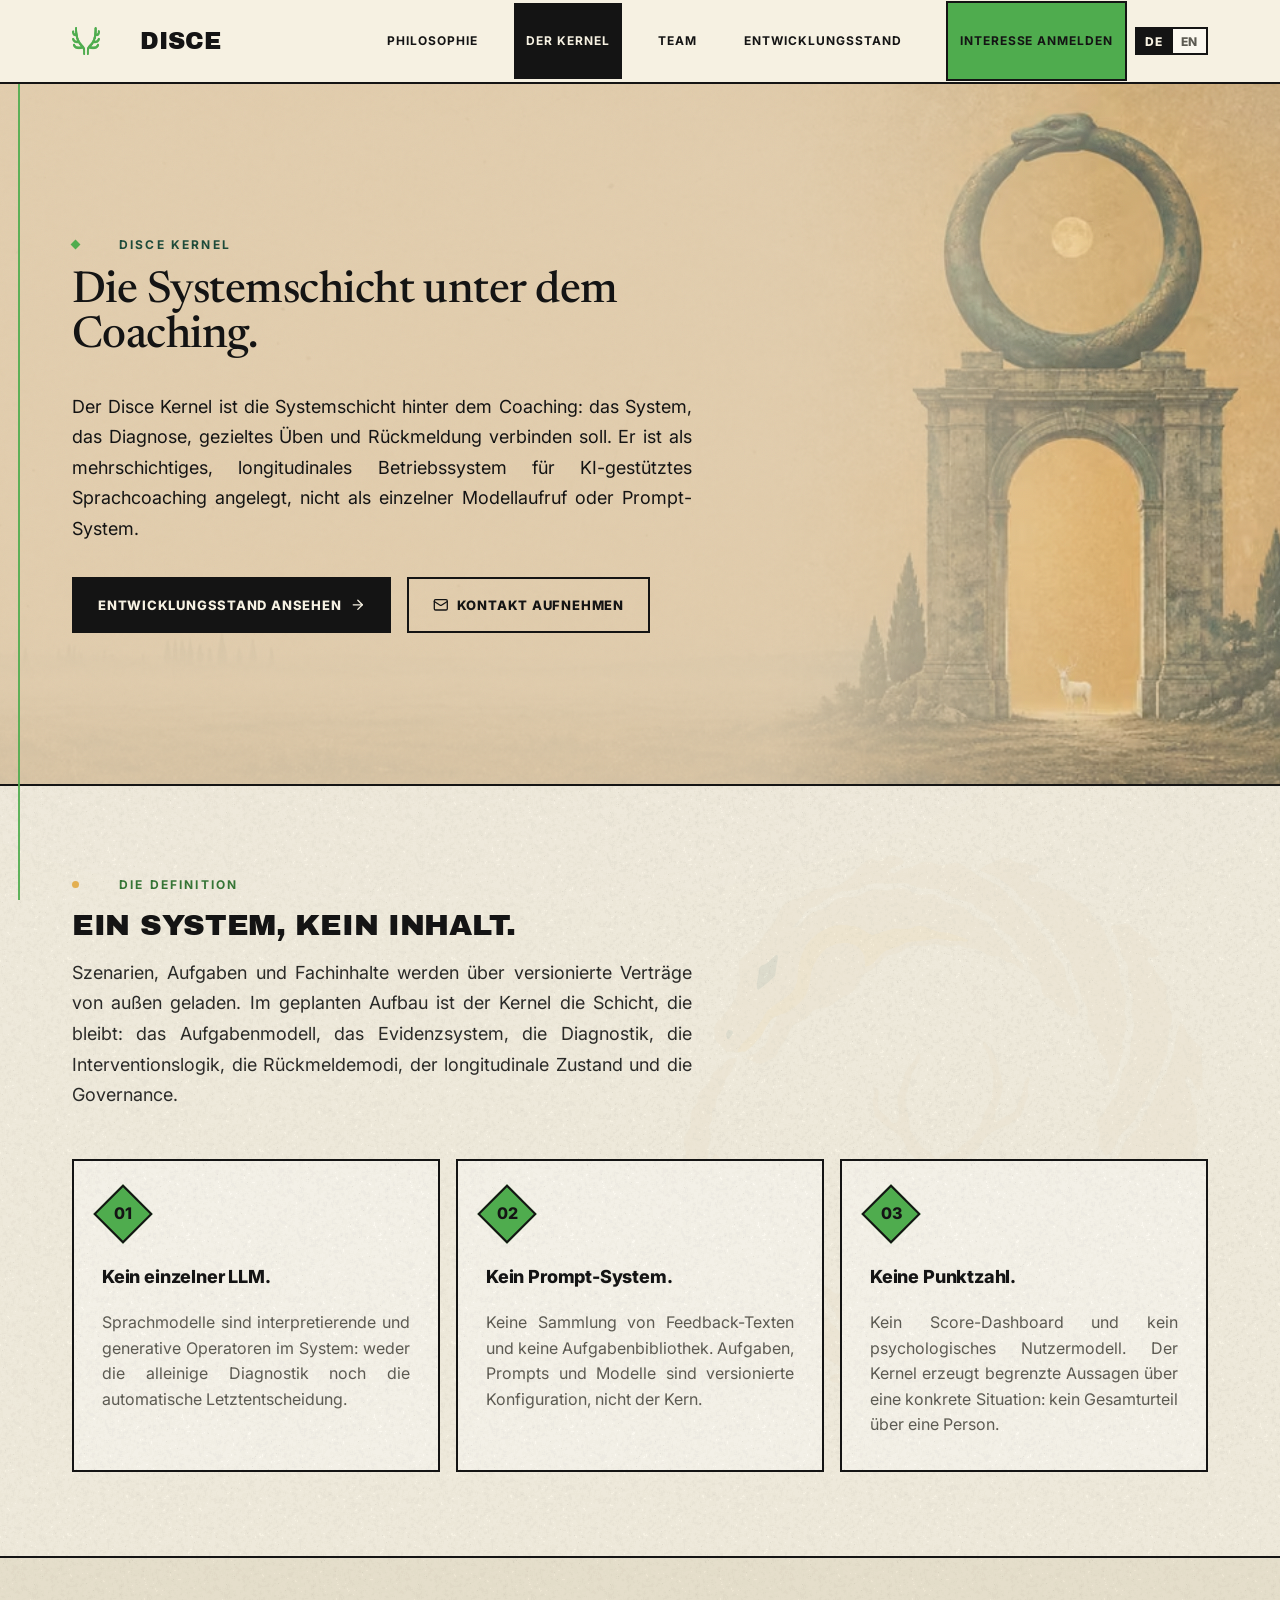
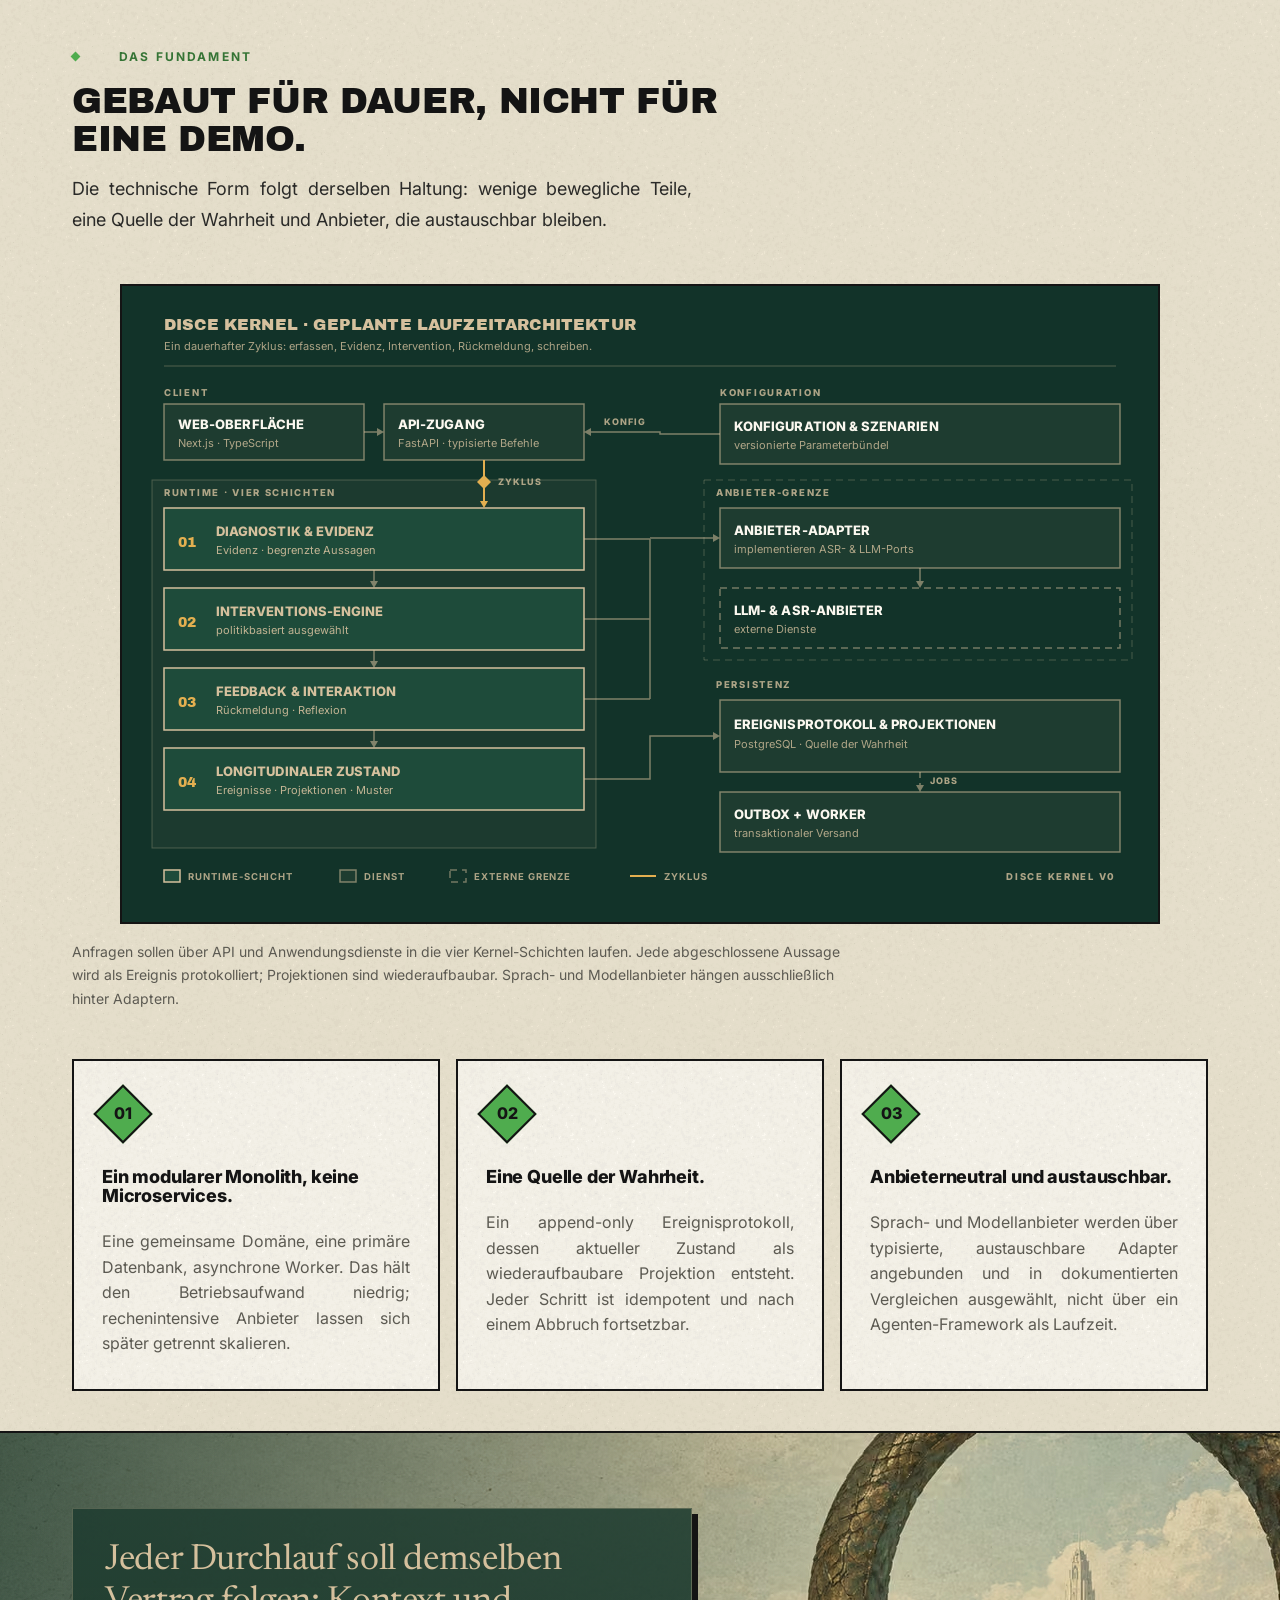
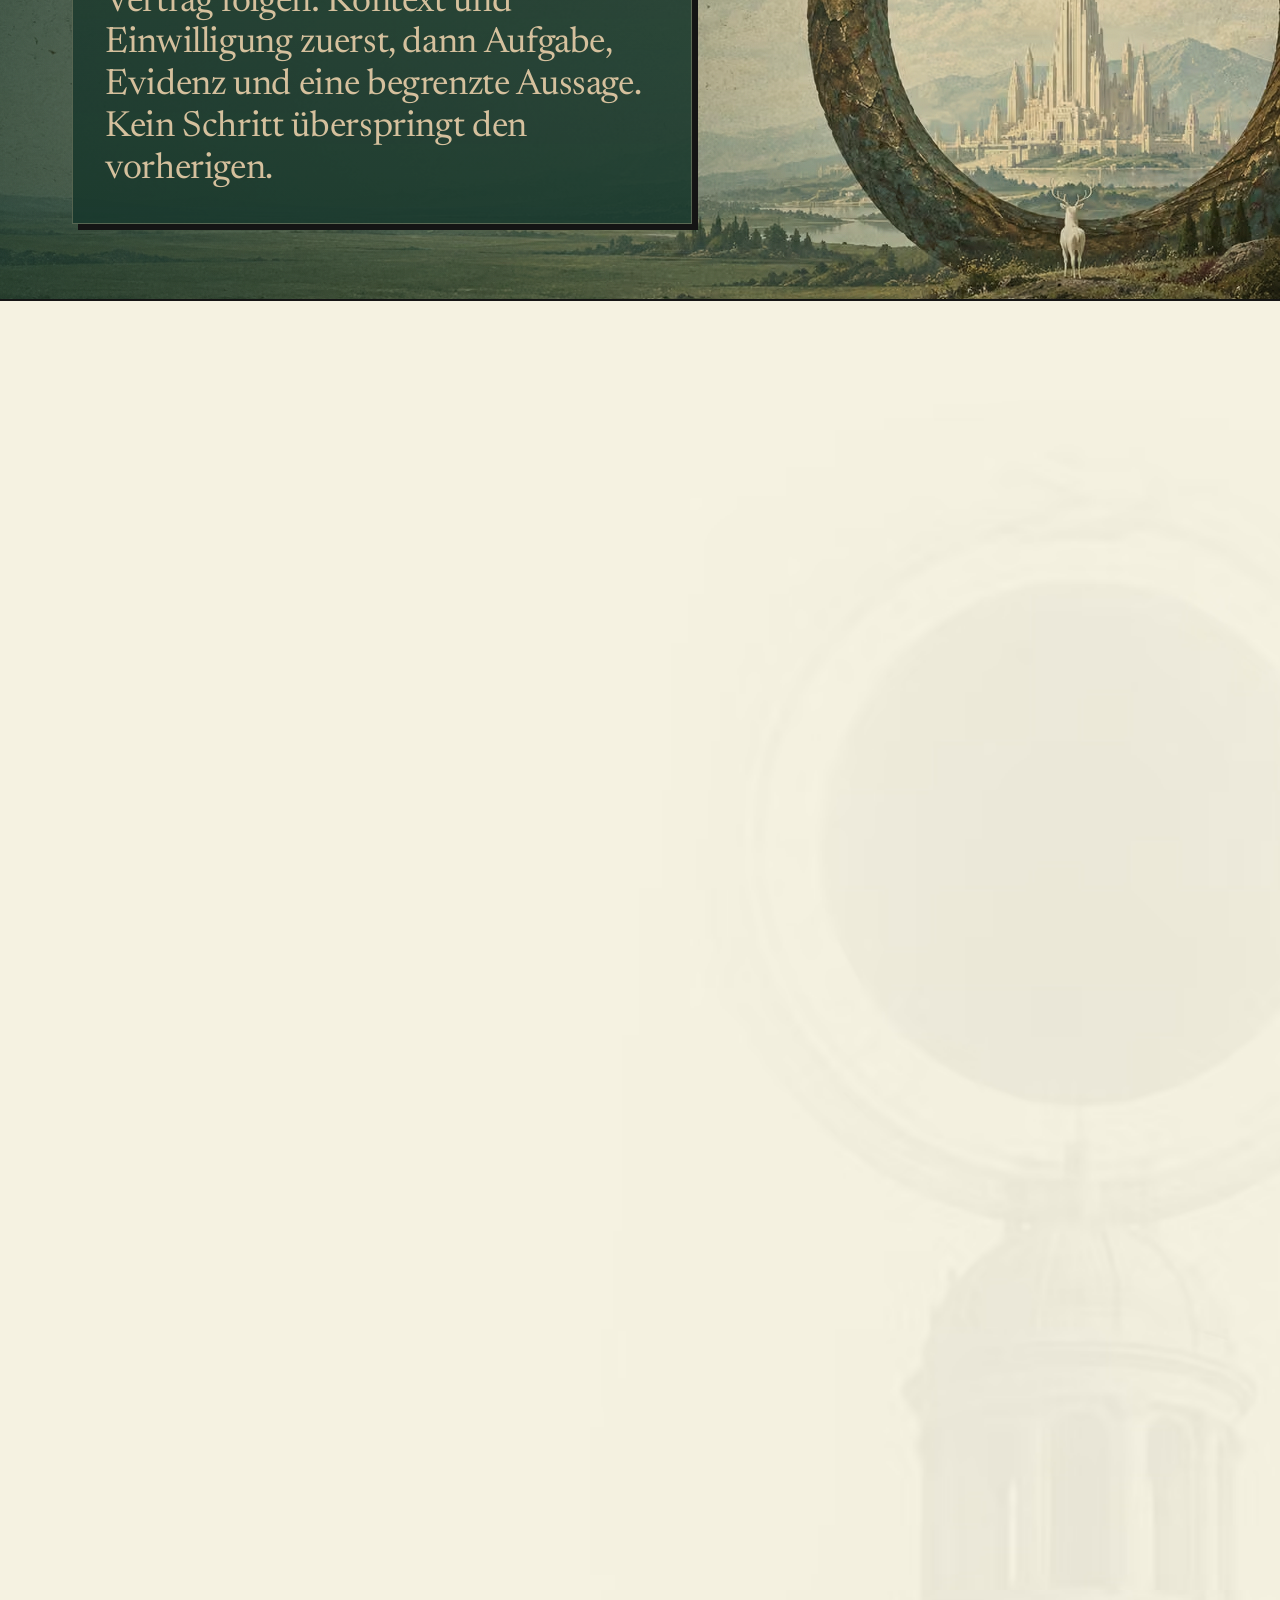
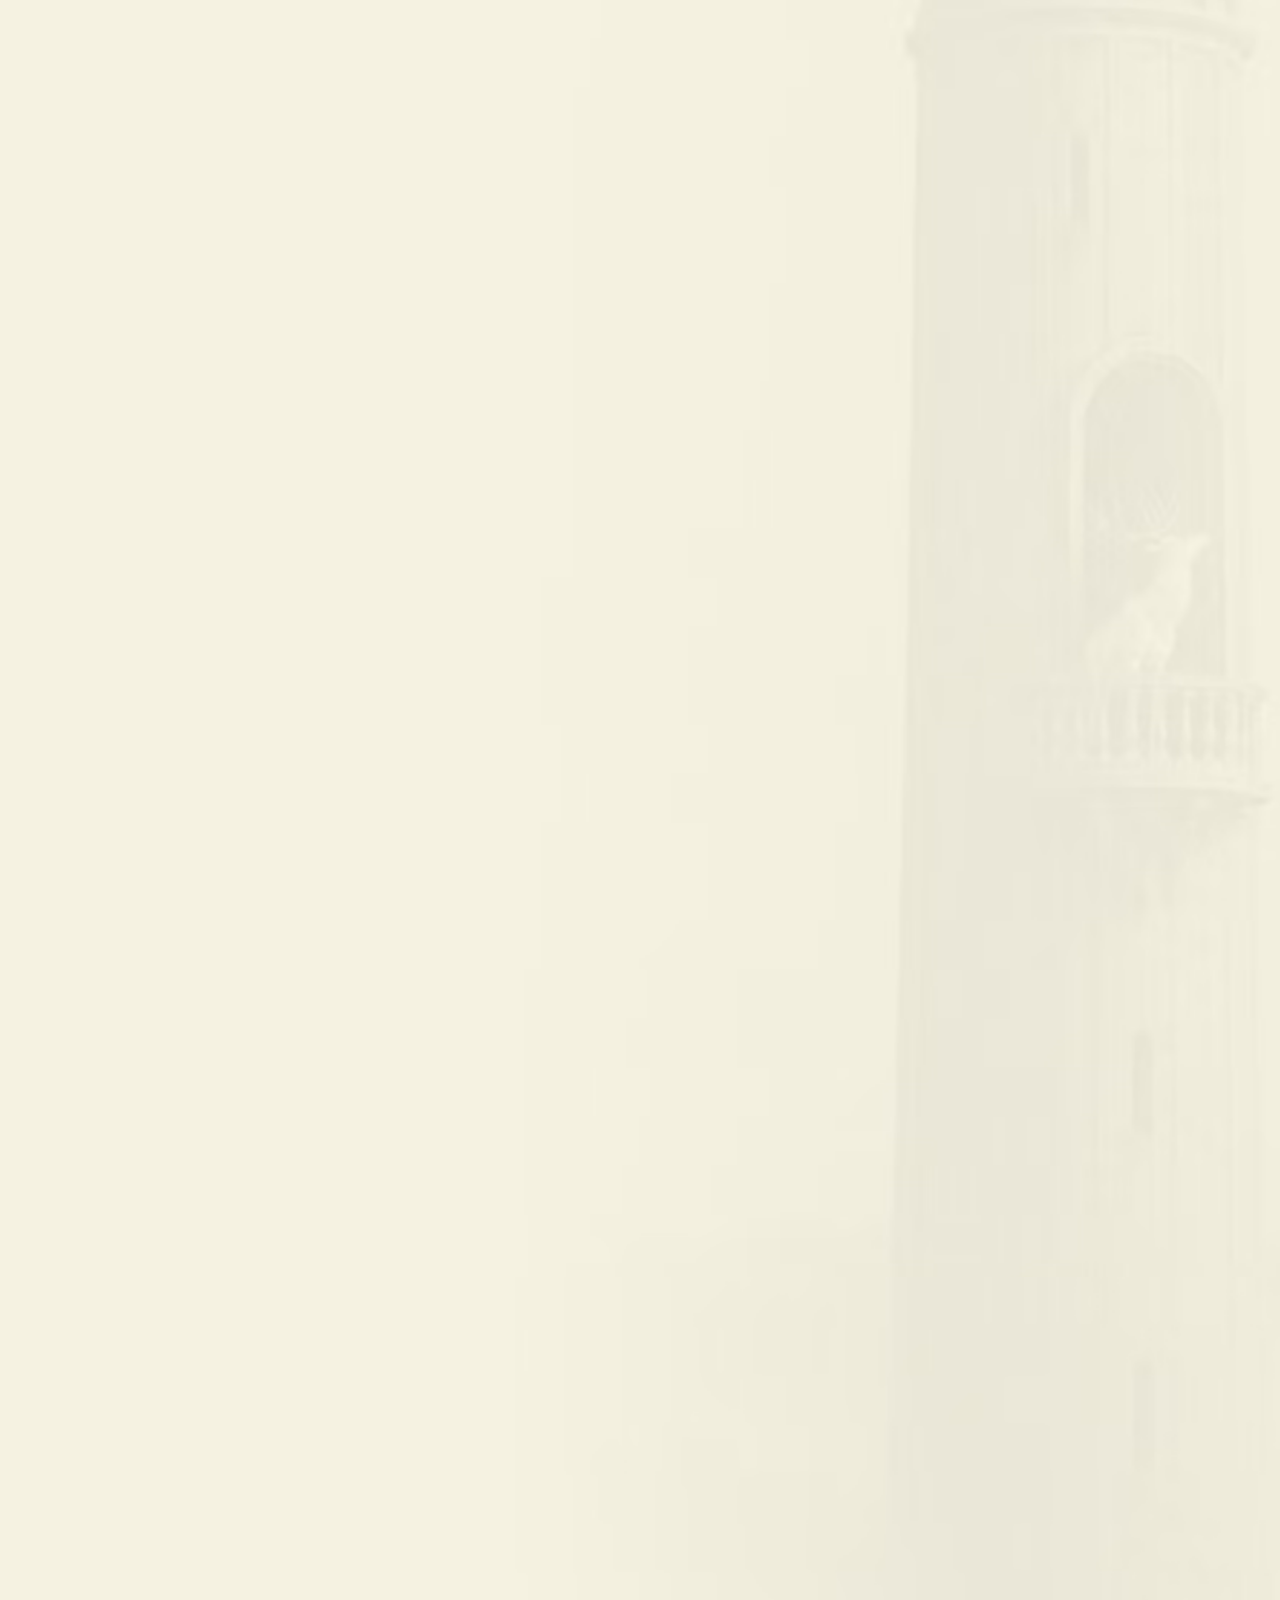
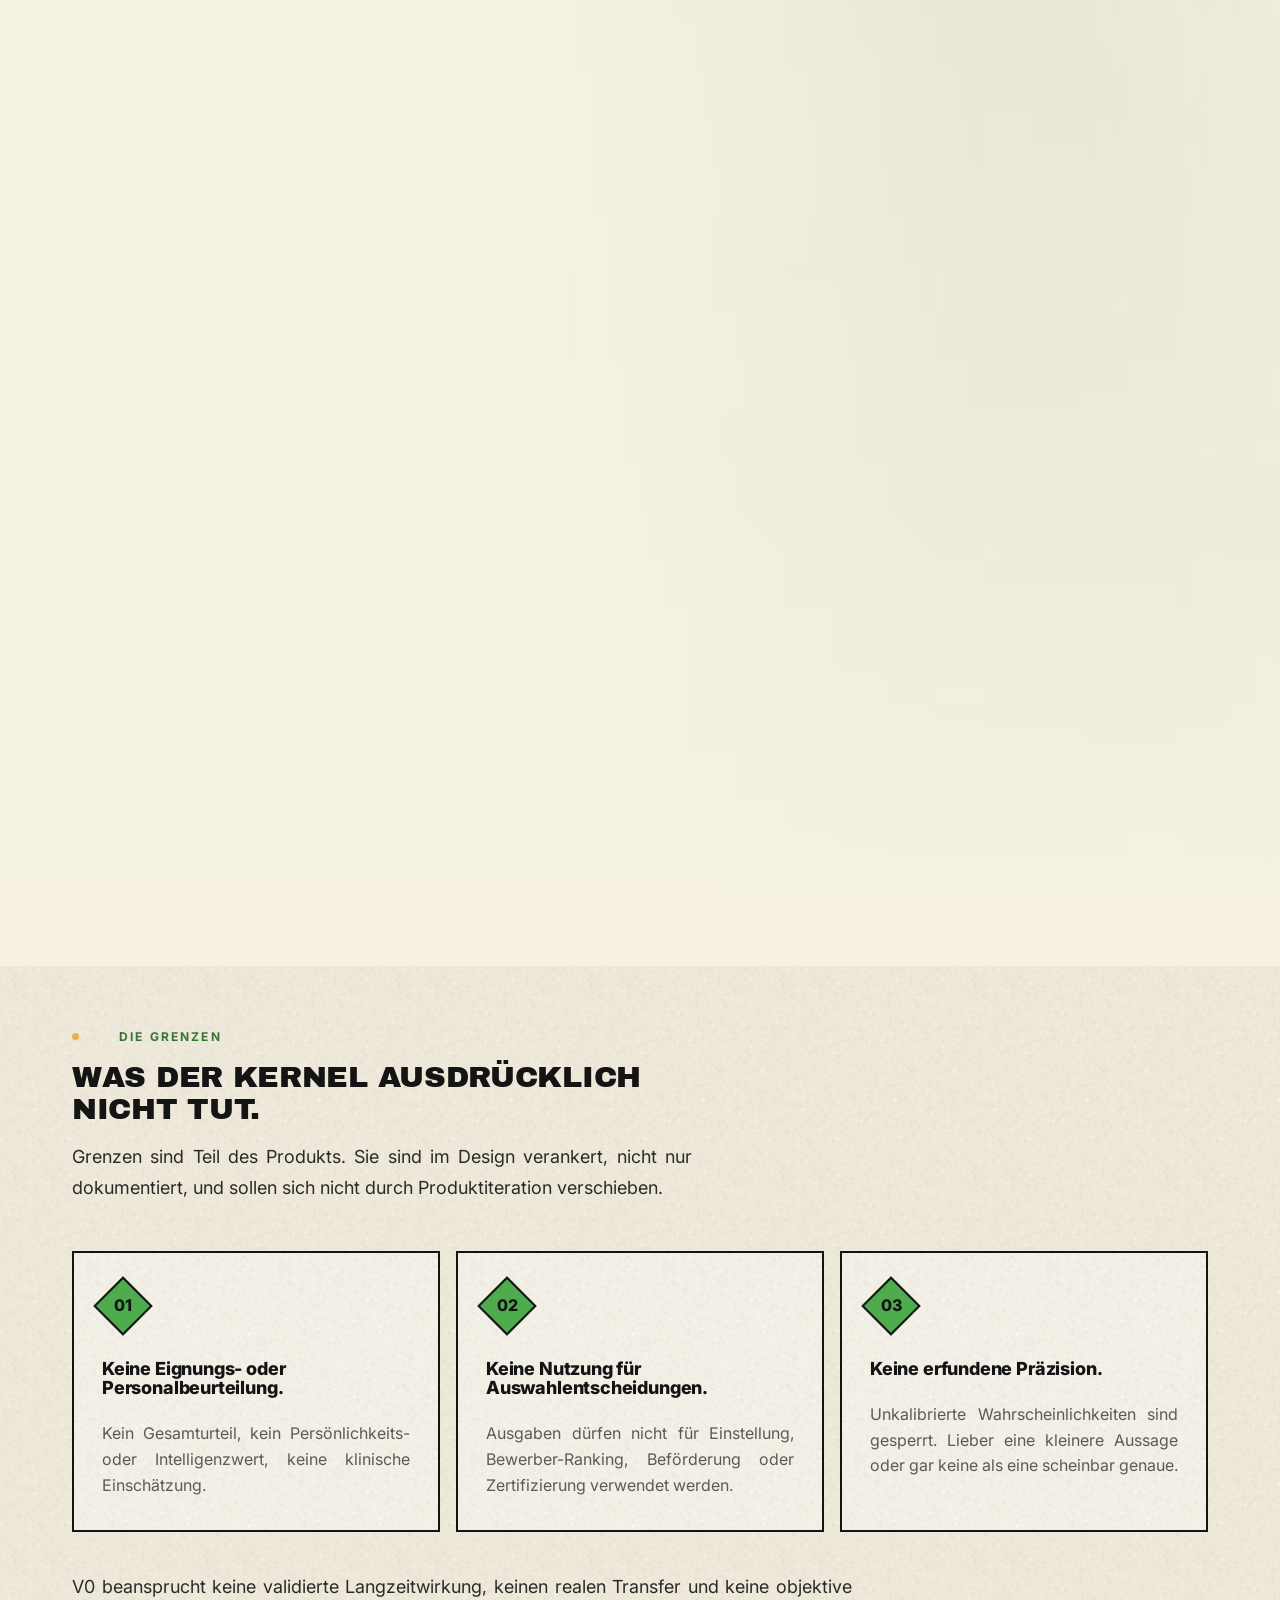
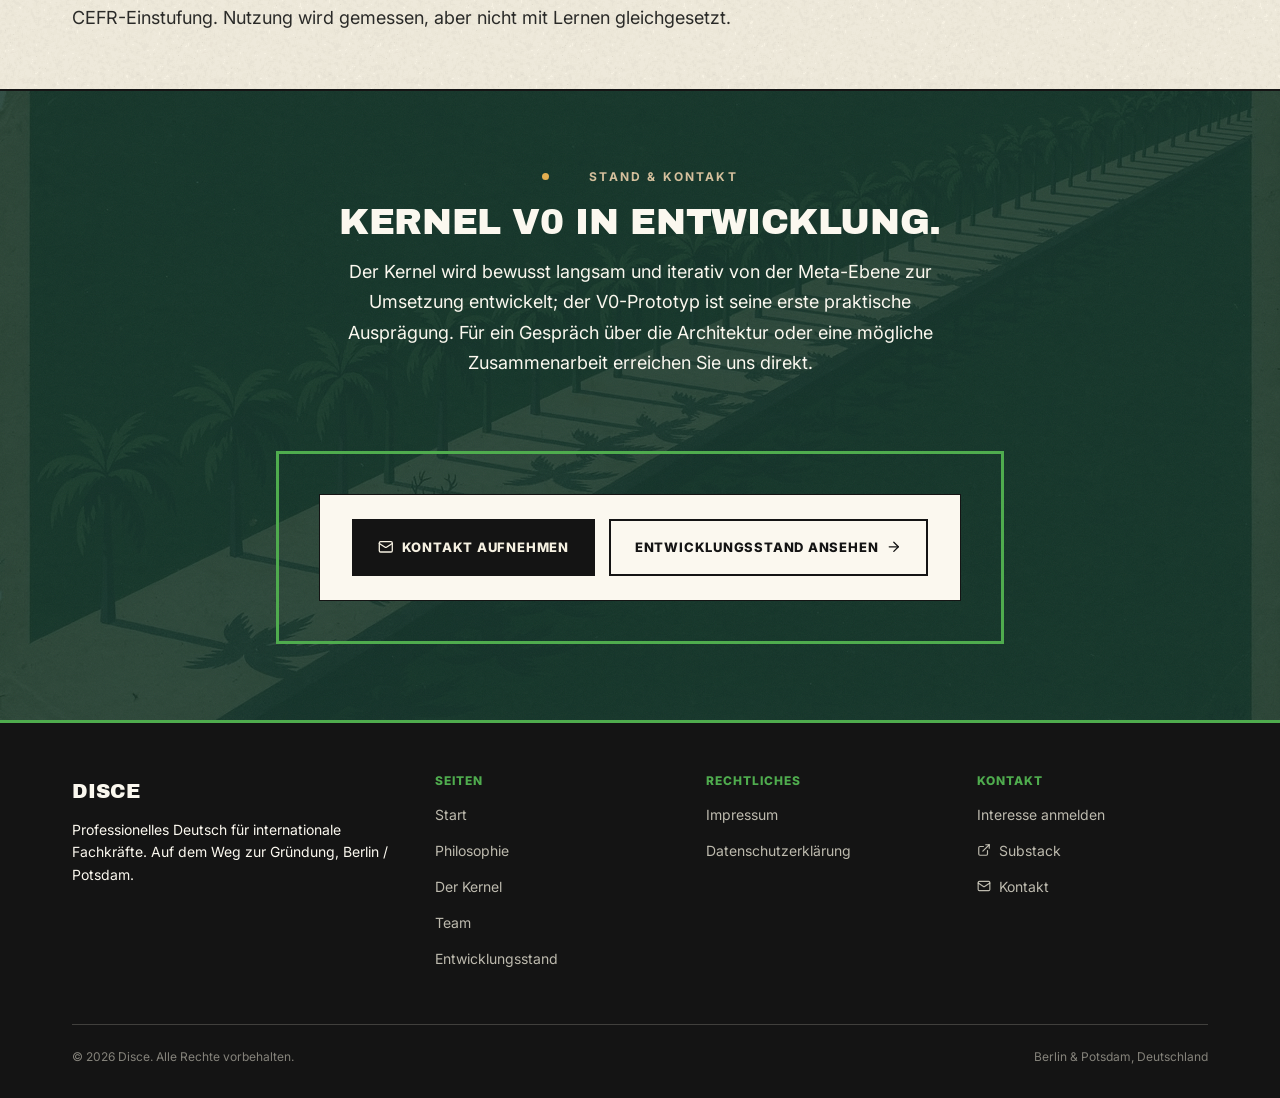
<file: kernel.html>
<!DOCTYPE html>
<html lang="de">
<head>
<meta charset="UTF-8">
<meta name="viewport" content="width=device-width, initial-scale=1.0">
<meta name="robots" content="noindex, nofollow">
<meta name="description" content="Der Disce Kernel ist die geplante Systemschicht hinter dem Coaching: ein mehrschichtiger Aufbau, der Diagnose, gezieltes Üben und Rückmeldung verbinden soll.">
<title data-title-de="Der Kernel · Disce" data-title-en="The Kernel · Disce">Der Kernel · Disce</title>
<script>try{if(localStorage.getItem('disce-lang')==='en'){document.documentElement.className+=' pre-en';document.documentElement.lang='en';}}catch(e){}</script>
<link rel="stylesheet" href="css/experimental.min.css">
<!-- PERF parity: preload the above-the-fold display face (PERF-01). -->
<link rel="preload" href="fonts/newsreader-roman-var.subset.woff2" as="font" type="font/woff2" crossorigin>
<link rel="icon" href="favicon.ico" sizes="any">
<link rel="icon" type="image/png" href="images/derived/icon-192.png" sizes="192x192">
<link rel="apple-touch-icon" href="apple-touch-icon.png">
<link rel="manifest" href="site.webmanifest">
<link rel="canonical" href="https://weltvorstellung.de/kernel.html">
<meta property="og:type" content="website">
<meta property="og:site_name" content="Disce">
<meta property="og:locale" content="de_DE">
<meta property="og:locale:alternate" content="en_US">
<meta property="og:title" content="Der Kernel · Disce">
<meta property="og:description" content="Der Disce Kernel ist die geplante Systemschicht hinter dem Coaching: ein mehrschichtiger Aufbau, der Diagnose, gezieltes Üben und Rückmeldung verbinden soll.">
<meta property="og:url" content="https://weltvorstellung.de/kernel.html">
<meta property="og:image" content="https://weltvorstellung.de/images/derived/og-disce-1200x630.jpg">
<meta property="og:image:width" content="1200">
<meta property="og:image:height" content="630">
<meta name="twitter:card" content="summary_large_image">
<meta name="twitter:title" content="Der Kernel · Disce">
<meta name="twitter:description" content="Der Disce Kernel ist die geplante Systemschicht hinter dem Coaching: ein mehrschichtiger Aufbau, der Diagnose, gezieltes Üben und Rückmeldung verbinden soll.">
<meta name="twitter:image" content="https://weltvorstellung.de/images/derived/og-disce-1200x630.jpg">
</head>
<body class="page-kernel">

<a class="skip-link" href="#main"><span data-lang="de">Zum Inhalt springen</span><span data-lang="en">Skip to content</span></a>

<!-- ICON-SPRITE:START (generated by scripts/sync_icon_sprite.py; do not edit by hand) -->
<svg class="icon-sprite" aria-hidden="true" focusable="false">
  <symbol id="icon-arrow-left" viewBox="0 0 24 24"><path d="m12 19-7-7 7-7"/><path d="M19 12H5"/></symbol>
  <symbol id="icon-arrow-right" viewBox="0 0 24 24"><path d="M5 12h14"/><path d="m12 5 7 7-7 7"/></symbol>
  <symbol id="icon-calendar-clock" viewBox="0 0 24 24"><path d="M16 14v2.2l1.6 1"/><path d="M16 2v3"/><path d="M21 7.338V5a2 2 0 00-2-2H5a2 2 0 00-2 2v14a2 2 0 002 2h2.338"/><path d="M3 9h5.859"/><path d="M8 2v3"/><circle cx="16" cy="16" r="6"/></symbol>
  <symbol id="icon-check" viewBox="0 0 24 24"><path d="M20 6 9 17l-5-5"/></symbol>
  <symbol id="icon-clock" viewBox="0 0 24 24"><circle cx="12" cy="12" r="10"/><path d="M12 6v6l4 2"/></symbol>
  <symbol id="icon-external-link" viewBox="0 0 24 24"><path d="M15 3h6v6"/><path d="M10 14 21 3"/><path d="M18 13v6a2 2 0 0 1-2 2H5a2 2 0 0 1-2-2V8a2 2 0 0 1 2-2h6"/></symbol>
  <symbol id="icon-mail" viewBox="0 0 24 24"><path d="m22 7-8.991 5.727a2 2 0 0 1-2.009 0L2 7"/><rect x="2" y="4" width="20" height="16" rx="2"/></symbol>
  <symbol id="icon-menu" viewBox="0 0 24 24"><path d="M4 5h16"/><path d="M4 12h16"/><path d="M4 19h16"/></symbol>
  <symbol id="icon-pause" viewBox="0 0 24 24"><rect x="14" y="3" width="5" height="18" rx="1"/><rect x="5" y="3" width="5" height="18" rx="1"/></symbol>
  <symbol id="icon-play" viewBox="0 0 24 24"><path d="M5 5a2 2 0 0 1 3.008-1.728l11.997 6.998a2 2 0 0 1 .003 3.458l-12 7A2 2 0 0 1 5 19z"/></symbol>
  <symbol id="icon-x" viewBox="0 0 24 24"><path d="M18 6 6 18"/><path d="m6 6 12 12"/></symbol>
</svg>
<!-- ICON-SPRITE:END -->

<header class="site-header">
  <div class="wrap nav">
    <a href="index.html" class="brand">
      <img class="brand-mark" src="images/antlers-green.png" alt="" aria-hidden="true">
      DISCE
    </a>
    <button class="nav-toggle" aria-label="Navigation / Menu" aria-expanded="false" aria-controls="site-nav"><svg class="icon nav-toggle-open" viewBox="0 0 24 24" aria-hidden="true" focusable="false"><use href="#icon-menu"></use></svg><svg class="icon nav-toggle-close" viewBox="0 0 24 24" aria-hidden="true" focusable="false"><use href="#icon-x"></use></svg></button>
    <nav class="nav-links" id="site-nav">
      <a href="philosophy.html"><span data-lang="de">Philosophie</span><span data-lang="en">Philosophy</span></a>
      <a href="kernel.html" class="active" aria-current="page"><span data-lang="de">Der Kernel</span><span data-lang="en">The Kernel</span></a>
      <a href="team.html"><span data-lang="de">Team</span><span data-lang="en">Our Team</span></a>
      <a href="status.html"><span data-lang="de">Entwicklungsstand</span><span data-lang="en">Development Status</span></a>
      <a href="waitlist.html#form" class="nav-cta"><span data-lang="de">Interesse anmelden</span><span data-lang="en">Register interest</span></a>
    </nav>
    <div class="lang-switch" role="group" aria-label="Sprache / Language">
      <button type="button" data-set-lang="de" aria-pressed="true">DE</button>
      <button type="button" data-set-lang="en" aria-pressed="false">EN</button>
    </div>
  </div>
</header>

<main id="main" tabindex="-1">

<!-- ============================= HERO =============================
     Full-bleed panorama: the golden archway on the plain, the ouroboros above
     it and the stag in the doorway. It is the page's LCP image (self-hosted
     <picture>, AVIF -> WebP -> master PNG, fetchpriority=high, no lazy). The
     copy sits on a flat parchment panel (square language, no glassmorphism)
     tuned for AA, and the hero carries the same paper grain as the light page
     so image and paper read as one world. The arch stays anchored right at
     every width (strong crop at 375 is accepted). -->
<section class="kernel-hero">
  <picture class="kernel-hero-bg">
    <source type="image/avif" sizes="100vw"
      srcset="images/derived/DISCE_K02_r1_archway-golden-plain-768.avif 768w, images/derived/DISCE_K02_r1_archway-golden-plain-1280.avif 1280w, images/derived/DISCE_K02_r1_archway-golden-plain-1824.avif 1824w, images/derived/DISCE_K02_r1_archway-golden-plain-1983.avif 1983w">
    <source type="image/webp" sizes="100vw"
      srcset="images/derived/DISCE_K02_r1_archway-golden-plain-768.webp 768w, images/derived/DISCE_K02_r1_archway-golden-plain-1280.webp 1280w, images/derived/DISCE_K02_r1_archway-golden-plain-1824.webp 1824w, images/derived/DISCE_K02_r1_archway-golden-plain-1983.webp 1983w">
    <img src="images/DISCE_K02_r1_archway-golden-plain.png"
         alt="" width="1983" height="793" fetchpriority="high" decoding="async">
  </picture>
  <div class="wrap">
    <div class="kernel-hero-copy">
      <span class="eyebrow"><span data-lang="de">Disce Kernel</span><span data-lang="en">Disce Kernel</span></span>
      <h1><span data-lang="de">Die Systemschicht unter dem Coaching.</span><span data-lang="en">The system layer beneath the coaching.</span></h1>
      <p class="lede"><span data-lang="de">Der Disce Kernel ist die Systemschicht hinter dem Coaching: das System, das Diagnose, gezieltes Üben und Rückmeldung verbinden soll. Er ist als mehrschichtiges, longitudinales Betriebssystem für KI-gestütztes Sprachcoaching angelegt, nicht als einzelner Modellaufruf oder Prompt-System.</span><span data-lang="en">The Disce Kernel is the system layer behind the coaching: the system intended to connect diagnosis, targeted practice, and feedback. It is designed as a multilayered, longitudinal operating system for AI-supported language coaching, not as a single model call or a prompt system.</span></p>
      <div class="hero-actions">
        <a href="status.html" class="btn-primary"><span data-lang="de">Entwicklungsstand ansehen</span><span data-lang="en">See Development Status</span><svg class="icon" viewBox="0 0 24 24" aria-hidden="true" focusable="false"><use href="#icon-arrow-right"></use></svg></a>
        <a href="mailto:medien@weltvorstellung.de" class="btn-secondary"><svg class="icon icon--lead" viewBox="0 0 24 24" aria-hidden="true" focusable="false"><use href="#icon-mail"></use></svg><span data-lang="de">Kontakt aufnehmen</span><span data-lang="en">Get in Touch</span></a>
      </div>
    </div>
  </div>
</section>

<!-- ============================= DEFINITION =============================
     What the Kernel is, set against what it is not. The "is not" cards follow
     the homepage's problem-grid pattern (first card weighted larger). -->
<section class="k-definition">
  <!-- Decorative watermark: the ouroboros emblem relocated from the hero, one
       occurrence at 8% behind the cream section. alt="" + aria-hidden: purely
       ornamental. -->
  <img class="k-watermark" src="images/DISCE_D01_r2_ouroboros-branching-forest.svg"
       alt="" aria-hidden="true" width="2048" height="2048" decoding="async" loading="lazy">
  <div class="wrap">
    <div class="section-head">
      <span class="eyebrow"><span data-lang="de">Die Definition</span><span data-lang="en">The Definition</span></span>
      <h2><span data-lang="de">Ein System, kein Inhalt.</span><span data-lang="en">A system, not content.</span></h2>
      <p class="lede"><span data-lang="de">Szenarien, Aufgaben und Fachinhalte werden über versionierte Verträge von außen geladen. Im geplanten Aufbau ist der Kernel die Schicht, die bleibt: das Aufgabenmodell, das Evidenzsystem, die Diagnostik, die Interventionslogik, die Rückmeldemodi, der longitudinale Zustand und die Governance.</span><span data-lang="en">Scenarios, tasks and domain content are loaded from outside through versioned contracts. In the intended design, the Kernel is the layer that remains: the task model, the evidence system, the diagnostics, the intervention logic, the feedback modes, the longitudinal state and the governance.</span></p>
    </div>
    <div class="problem-grid">
      <div class="problem-card">
        <div class="k-badge"><span>01</span></div>
        <h3><span data-lang="de">Kein einzelner LLM.</span><span data-lang="en">Not a single LLM.</span></h3>
        <p><span data-lang="de">Sprachmodelle sind interpretierende und generative Operatoren im System: weder die alleinige Diagnostik noch die automatische Letztentscheidung.</span><span data-lang="en">Language models are interpretive and generative operators inside the system: neither the sole diagnostics nor the automatic final decision.</span></p>
      </div>
      <div class="problem-card">
        <div class="k-badge"><span>02</span></div>
        <h3><span data-lang="de">Kein Prompt-System.</span><span data-lang="en">Not a prompt system.</span></h3>
        <p><span data-lang="de">Keine Sammlung von Feedback-Texten und keine Aufgabenbibliothek. Aufgaben, Prompts und Modelle sind versionierte Konfiguration, nicht der Kern.</span><span data-lang="en">Not a collection of feedback texts and not a task library. Tasks, prompts and models are versioned configuration, not the core.</span></p>
      </div>
      <div class="problem-card">
        <div class="k-badge"><span>03</span></div>
        <h3><span data-lang="de">Keine Punktzahl.</span><span data-lang="en">Not a score.</span></h3>
        <p><span data-lang="de">Kein Score-Dashboard und kein psychologisches Nutzermodell. Der Kernel erzeugt begrenzte Aussagen über eine konkrete Situation: kein Gesamturteil über eine Person.</span><span data-lang="en">Not a score dashboard and not a psychological user model. The Kernel produces bounded claims about a concrete situation: not an overall verdict about a person.</span></p>
      </div>
    </div>
  </div>
</section>

<!-- ============================= FOUNDATION =============================
     The runtime plate sits in the upper half of the page. bg-sage breaks the
     light rhythm without adding a third dark section.

     The plate is a static, token-styled inline SVG. It is aria-hidden; the
     bilingual <figcaption> is the DOM textual equivalent. No JS, no image, no
     motion. It scales with the column and scrolls inside its own region on
     narrow viewports so labels stay legible. -->
<section class="bg-sage">
  <div class="wrap">
    <div class="section-head">
      <span class="eyebrow"><span data-lang="de">Das Fundament</span><span data-lang="en">The Foundation</span></span>
      <h2><span data-lang="de">Gebaut für Dauer, nicht für eine Demo.</span><span data-lang="en">Built to last, not built for a demo.</span></h2>
      <p class="lede"><span data-lang="de">Die technische Form folgt derselben Haltung: wenige bewegliche Teile, eine Quelle der Wahrheit und Anbieter, die austauschbar bleiben.</span><span data-lang="en">The technical form follows the same stance: few moving parts, one source of truth, and providers that stay interchangeable.</span></p>
    </div>
    <figure class="arch-figure">
      <div class="arch-plate-scroll" tabindex="0" role="group" aria-labelledby="arch-desc">
        <svg class="arch-plate" viewBox="0 0 1040 640" preserveAspectRatio="xMidYMid meet" aria-hidden="true" focusable="false">
          <rect class="plate" x="1" y="1" width="1038" height="638"/>
          <text class="plate-title" x="44" y="46"><tspan data-lang="de">DISCE KERNEL · GEPLANTE LAUFZEITARCHITEKTUR</tspan><tspan data-lang="en">DISCE KERNEL · PLANNED RUNTIME ARCHITECTURE</tspan></text>
          <text class="plate-sub" x="44" y="66"><tspan data-lang="de">Ein dauerhafter Zyklus: erfassen, Evidenz, Intervention, Rückmeldung, schreiben.</tspan><tspan data-lang="en">One durable cycle: capture, evidence, intervention, feedback, write.</tspan></text>
          <line class="rule" x1="44" y1="82" x2="996" y2="82"/>

          <!-- region labels -->
          <text class="region" x="44" y="112">CLIENT</text>
          <text class="region" x="600" y="112"><tspan data-lang="de">KONFIGURATION</tspan><tspan data-lang="en">CONFIGURATION</tspan></text>
          <text class="region" x="44" y="212"><tspan data-lang="de">RUNTIME · VIER SCHICHTEN</tspan><tspan data-lang="en">RUNTIME · FOUR LAYERS</tspan></text>
          <text class="region" x="596" y="212"><tspan data-lang="de">ANBIETER-GRENZE</tspan><tspan data-lang="en">PROVIDER BOUNDARY</tspan></text>
          <text class="region" x="596" y="404"><tspan data-lang="de">PERSISTENZ</tspan><tspan data-lang="en">PERSISTENCE</tspan></text>

          <!-- zones -->
          <rect class="zone" x="32" y="196" width="444" height="368"/>
          <rect class="zone-dashed" x="584" y="196" width="428" height="180"/>

          <!-- client -->
          <g class="node"><rect x="44" y="120" width="200" height="56"/><text class="t-title" x="58" y="145"><tspan data-lang="de">WEB-OBERFLÄCHE</tspan><tspan data-lang="en">WEB SHELL</tspan></text><text class="t-sub" x="58" y="163">Next.js · TypeScript</text></g>
          <g class="node"><rect x="264" y="120" width="200" height="56"/><text class="t-title" x="278" y="145"><tspan data-lang="de">API-ZUGANG</tspan><tspan data-lang="en">API ENTRY</tspan></text><text class="t-sub" x="278" y="163"><tspan data-lang="de">FastAPI · typisierte Befehle</tspan><tspan data-lang="en">FastAPI · typed commands</tspan></text></g>
          <g class="node"><rect x="600" y="120" width="400" height="60"/><text class="t-title" x="614" y="147"><tspan data-lang="de">KONFIGURATION &amp; SZENARIEN</tspan><tspan data-lang="en">CONFIG &amp; SCENARIOS</tspan></text><text class="t-sub" x="614" y="165"><tspan data-lang="de">versionierte Parameterbündel</tspan><tspan data-lang="en">versioned parameter bundles</tspan></text></g>

          <!-- four core layers -->
          <g class="core"><rect x="44" y="224" width="420" height="62"/><text class="core-num" x="58" y="263">01</text><text class="t-title" x="96" y="252"><tspan data-lang="de">DIAGNOSTIK &amp; EVIDENZ</tspan><tspan data-lang="en">DIAGNOSTICS &amp; EVIDENCE</tspan></text><text class="t-sub" x="96" y="270"><tspan data-lang="de">Evidenz · begrenzte Aussagen</tspan><tspan data-lang="en">evidence · bounded claims</tspan></text></g>
          <g class="core"><rect x="44" y="304" width="420" height="62"/><text class="core-num" x="58" y="343">02</text><text class="t-title" x="96" y="332"><tspan data-lang="de">INTERVENTIONS-ENGINE</tspan><tspan data-lang="en">INTERVENTION ENGINE</tspan></text><text class="t-sub" x="96" y="350"><tspan data-lang="de">politikbasiert ausgewählt</tspan><tspan data-lang="en">policy-selected</tspan></text></g>
          <g class="core"><rect x="44" y="384" width="420" height="62"/><text class="core-num" x="58" y="423">03</text><text class="t-title" x="96" y="412"><tspan data-lang="de">FEEDBACK &amp; INTERAKTION</tspan><tspan data-lang="en">FEEDBACK &amp; INTERACTION</tspan></text><text class="t-sub" x="96" y="430"><tspan data-lang="de">Rückmeldung · Reflexion</tspan><tspan data-lang="en">feedback · reflection</tspan></text></g>
          <g class="core"><rect x="44" y="464" width="420" height="62"/><text class="core-num" x="58" y="503">04</text><text class="t-title" x="96" y="492"><tspan data-lang="de">LONGITUDINALER ZUSTAND</tspan><tspan data-lang="en">LONGITUDINAL STATE</tspan></text><text class="t-sub" x="96" y="510"><tspan data-lang="de">Ereignisse · Projektionen · Muster</tspan><tspan data-lang="en">events · projections · patterns</tspan></text></g>

          <!-- provider boundary -->
          <g class="node"><rect x="600" y="224" width="400" height="60"/><text class="t-title" x="614" y="251"><tspan data-lang="de">ANBIETER-ADAPTER</tspan><tspan data-lang="en">PROVIDER ADAPTERS</tspan></text><text class="t-sub" x="614" y="269"><tspan data-lang="de">implementieren ASR- &amp; LLM-Ports</tspan><tspan data-lang="en">implement ASR &amp; LLM ports</tspan></text></g>
          <g class="node-ext"><rect x="600" y="304" width="400" height="60"/><text class="t-title" x="614" y="331"><tspan data-lang="de">LLM- &amp; ASR-ANBIETER</tspan><tspan data-lang="en">LLM &amp; ASR PROVIDERS</tspan></text><text class="t-sub" x="614" y="349"><tspan data-lang="de">externe Dienste</tspan><tspan data-lang="en">external services</tspan></text></g>

          <!-- persistence -->
          <g class="node"><rect x="600" y="416" width="400" height="72"/><text class="t-title" x="614" y="445"><tspan data-lang="de">EREIGNISPROTOKOLL &amp; PROJEKTIONEN</tspan><tspan data-lang="en">EVENT LEDGER &amp; PROJECTIONS</tspan></text><text class="t-sub" x="614" y="464"><tspan data-lang="de">PostgreSQL · Quelle der Wahrheit</tspan><tspan data-lang="en">PostgreSQL · source of truth</tspan></text></g>
          <g class="node"><rect x="600" y="508" width="400" height="60"/><text class="t-title" x="614" y="535"><tspan data-lang="de">OUTBOX + WORKER</tspan><tspan data-lang="en">OUTBOX + WORKER</tspan></text><text class="t-sub" x="614" y="553"><tspan data-lang="de">transaktionaler Versand</tspan><tspan data-lang="en">transactional dispatch</tspan></text></g>

          <!-- connectors: request path -->
          <line class="edge" x1="244" y1="148" x2="257" y2="148"/><polygon class="arrow" points="264,148 257,144 257,152"/>
          <path class="edge" d="M600,150 H540 V148 H471"/><polygon class="arrow" points="464,148 471,144 471,152"/>
          <text class="edge-label" x="505" y="141" text-anchor="middle"><tspan data-lang="de">KONFIG</tspan><tspan data-lang="en">CONFIG</tspan></text>

          <!-- cycle into the layers -->
          <path class="edge-accent" d="M364,176 V217"/><polygon class="arrow-accent" points="364,224 360,217 368,217"/>
          <polygon class="diamond" points="364,191 371,198 364,205 357,198"/>
          <text class="edge-label" x="378" y="201"><tspan data-lang="de">ZYKLUS</tspan><tspan data-lang="en">CYCLE</tspan></text>

          <!-- layer chain -->
          <line class="edge" x1="254" y1="286" x2="254" y2="297"/><polygon class="arrow" points="254,304 250,297 258,297"/>
          <line class="edge" x1="254" y1="366" x2="254" y2="377"/><polygon class="arrow" points="254,384 250,377 258,377"/>
          <line class="edge" x1="254" y1="446" x2="254" y2="457"/><polygon class="arrow" points="254,464 250,457 258,457"/>

          <!-- layers -> adapters (fan-in) -->
          <path class="edge" d="M464,255 H530 M464,335 H530 M464,415 H530 M530,255 V415"/>
          <line class="edge" x1="530" y1="254" x2="593" y2="254"/><polygon class="arrow" points="600,254 593,250 593,258"/>

          <!-- L4 -> ledger -->
          <path class="edge" d="M464,495 H530 V452 H593"/><polygon class="arrow" points="600,452 593,448 593,456"/>

          <!-- adapters -> providers -->
          <line class="edge" x1="800" y1="284" x2="800" y2="297"/><polygon class="arrow" points="800,304 796,297 804,297"/>

          <!-- ledger -> outbox -->
          <line class="edge-dashed" x1="800" y1="488" x2="800" y2="501"/><polygon class="arrow" points="800,508 796,501 804,501"/>
          <text class="edge-label" x="810" y="500"><tspan data-lang="de">JOBS</tspan><tspan data-lang="en">JOBS</tspan></text>

          <!-- legend -->
          <rect class="sw-core" x="44" y="586" width="16" height="12"/><text class="legend" x="68" y="596"><tspan data-lang="de">RUNTIME-SCHICHT</tspan><tspan data-lang="en">RUNTIME LAYER</tspan></text>
          <rect class="sw-node" x="220" y="586" width="16" height="12"/><text class="legend" x="244" y="596"><tspan data-lang="de">DIENST</tspan><tspan data-lang="en">SERVICE</tspan></text>
          <rect class="sw-ext" x="330" y="586" width="16" height="12"/><text class="legend" x="354" y="596"><tspan data-lang="de">EXTERNE GRENZE</tspan><tspan data-lang="en">EXTERNAL BOUNDARY</tspan></text>
          <line class="edge-accent" x1="510" y1="592" x2="536" y2="592"/><text class="legend" x="544" y="596"><tspan data-lang="de">ZYKLUS</tspan><tspan data-lang="en">CYCLE</tspan></text>
          <text class="region" x="996" y="596" text-anchor="end">DISCE KERNEL V0</text>
        </svg>
      </div>
      <figcaption class="arch-caption" id="arch-desc">
        <span data-lang="de">Anfragen sollen über API und Anwendungsdienste in die vier Kernel-Schichten laufen. Jede abgeschlossene Aussage wird als Ereignis protokolliert; Projektionen sind wiederaufbaubar. Sprach- und Modellanbieter hängen ausschließlich hinter Adaptern.</span><span data-lang="en">Requests are intended to flow through the API and application services into the four Kernel layers. Every completed claim is recorded as an event; projections are rebuildable. Speech and model providers sit only behind adapters.</span>
      </figcaption>
    </figure>
    <div class="problem-grid">
      <div class="problem-card">
        <div class="k-badge"><span>01</span></div>
        <h3><span data-lang="de">Ein modularer Monolith, keine Microservices.</span><span data-lang="en">A modular monolith, not microservices.</span></h3>
        <p><span data-lang="de">Eine gemeinsame Domäne, eine primäre Datenbank, asynchrone Worker. Das hält den Betriebsaufwand niedrig; rechenintensive Anbieter lassen sich später getrennt skalieren.</span><span data-lang="en">One shared domain, one primary database, asynchronous workers. That keeps operational overhead low; compute-heavy providers can be scaled separately later.</span></p>
      </div>
      <div class="problem-card">
        <div class="k-badge"><span>02</span></div>
        <h3><span data-lang="de">Eine Quelle der Wahrheit.</span><span data-lang="en">One source of truth.</span></h3>
        <p><span data-lang="de">Ein append-only Ereignisprotokoll, dessen aktueller Zustand als wiederaufbaubare Projektion entsteht. Jeder Schritt ist idempotent und nach einem Abbruch fortsetzbar.</span><span data-lang="en">An append-only event ledger whose current state is produced as rebuildable projections. Every step is idempotent and resumable after an interruption.</span></p>
      </div>
      <div class="problem-card">
        <div class="k-badge"><span>03</span></div>
        <h3><span data-lang="de">Anbieterneutral und austauschbar.</span><span data-lang="en">Provider-neutral and interchangeable.</span></h3>
        <p><span data-lang="de">Sprach- und Modellanbieter werden über typisierte, austauschbare Adapter angebunden und in dokumentierten Vergleichen ausgewählt, nicht über ein Agenten-Framework als Laufzeit.</span><span data-lang="en">Speech and model providers are integrated through typed, interchangeable adapters and chosen in documented comparisons, not through an agent framework as the runtime.</span></p>
      </div>
    </div>
  </div>
</section>

<!-- ============================= EDITORIAL BAND =============================
     Full-bleed panorama between the Foundation and the Cycle: the archway on the
     golden plain, the ouroboros above it and the stag in the doorway. A token
     grade (pergament/forest) and the Block A grain pull it into the page's
     palette so it reads as an editorial plate in series, not as foreign stock.
     Decorative: alt="" (the surrounding text carries the meaning). -->
<figure class="k-band">
  <picture class="k-band-bg">
    <source type="image/avif" sizes="100vw"
      srcset="images/derived/DISCE_K03_r1_ouroboros-city-stag-768.avif 768w, images/derived/DISCE_K03_r1_ouroboros-city-stag-1280.avif 1280w, images/derived/DISCE_K03_r1_ouroboros-city-stag-1672.avif 1672w">
    <source type="image/webp" sizes="100vw"
      srcset="images/derived/DISCE_K03_r1_ouroboros-city-stag-768.webp 768w, images/derived/DISCE_K03_r1_ouroboros-city-stag-1280.webp 1280w, images/derived/DISCE_K03_r1_ouroboros-city-stag-1672.webp 1672w">
    <img src="images/DISCE_K03_r1_ouroboros-city-stag.png"
         alt="" width="1672" height="940" loading="lazy" decoding="async">
  </picture>
  <!-- Flat scrim on the text side, toned to the band's own mist palette
       (#DBD1B1, sampled from the master); the arch stays clear on the right. -->
  <div class="k-band-scrim" aria-hidden="true"></div>
  <div class="wrap">
    <!-- Statement relocated verbatim from the Cycle section's lede (the band
         now introduces the Cycle it precedes). No copy was written. -->
    <p class="k-band-copy"><span data-lang="de">Jeder Durchlauf soll demselben Vertrag folgen: Kontext und Einwilligung zuerst, dann Aufgabe, Evidenz und eine begrenzte Aussage. Kein Schritt überspringt den vorherigen.</span><span data-lang="en">Every run should follow the same contract: context and consent first, then task, evidence and a bounded claim. No step skips the one before it.</span></p>
  </div>
</figure>

<!-- ============================= CYCLE =============================
     The end-to-end coaching cycle. Process-list is the site's numbered-step
     pattern; the closing badge row names the three feedback principles carried
     by the Kernel's own UI.
     NOTE: this section intentionally has no lede; its statement lives in the
     editorial band just above. -->
<!-- ============================= GHOST FIELD =============================
     ONE continuous ambient layer behind the Cycle, the Layers and the Data
     Advantage sections: the tower portrait (retired from the hero), graded
     toward forest/parchment, slightly blurred at ghost opacity, its edges
     faded into the paper and its dense tones anchored right (~78%) so they
     stay out of the text column. Decorative: alt="" + aria-hidden. The section
     grain overlays it. It stops before the Boundaries section. -->
<div class="k-field">
  <!-- Pre-baked ghost (Ruling 10, sliced v5): grade, 6% opacity, soft edges and
       the ~80% presence anchor are flattened over the section paper tone
       (#F6F1E2), then cut into three equal-height bands AFTER baking from one
       master so the seams tile exactly. Three 960x~842 bands (0.81 MP each)
       lazy-decode independently instead of one 1920x5050 (9.7 MP) bitmap.
       Baked via scripts/optimize_images.py --bake-ghost --bake-slices 3. -->
  <div class="k-ghost-field" aria-hidden="true">
    <div class="k-ghost-sheet">
      <picture>
        <source type="image/avif" srcset="images/derived/DISCE_K01_r1_tower-red-instrument-ghost-baked-960-s0.avif">
        <source type="image/webp" srcset="images/derived/DISCE_K01_r1_tower-red-instrument-ghost-baked-960-s0.webp">
        <img src="images/derived/DISCE_K01_r1_tower-red-instrument-ghost-baked-960-s0.webp" alt="" width="960" height="842" loading="lazy" decoding="async" fetchpriority="low">
      </picture>
      <picture>
        <source type="image/avif" srcset="images/derived/DISCE_K01_r1_tower-red-instrument-ghost-baked-960-s1.avif">
        <source type="image/webp" srcset="images/derived/DISCE_K01_r1_tower-red-instrument-ghost-baked-960-s1.webp">
        <img src="images/derived/DISCE_K01_r1_tower-red-instrument-ghost-baked-960-s1.webp" alt="" width="960" height="841" loading="lazy" decoding="async" fetchpriority="low">
      </picture>
      <picture>
        <source type="image/avif" srcset="images/derived/DISCE_K01_r1_tower-red-instrument-ghost-baked-960-s2.avif">
        <source type="image/webp" srcset="images/derived/DISCE_K01_r1_tower-red-instrument-ghost-baked-960-s2.webp">
        <img src="images/derived/DISCE_K01_r1_tower-red-instrument-ghost-baked-960-s2.webp" alt="" width="960" height="842" loading="lazy" decoding="async" fetchpriority="low">
      </picture>
    </div>
  </div>
<section>
  <div class="wrap">
    <div class="section-head">
      <span class="eyebrow"><span data-lang="de">Der Ablauf</span><span data-lang="en">The Cycle</span></span>
      <h2><span data-lang="de">Vom Szenario zum revidierten Zustand.</span><span data-lang="en">From scenario to revised state.</span></h2>
    </div>
    <div class="process-list">
      <div class="process-item">
        <div class="step-num">01</div>
        <div>
          <h3><span data-lang="de">Kontext &amp; Einwilligung</span><span data-lang="en">Context &amp; Consent</span></h3>
          <p><span data-lang="de">Szenarien und Aufgaben werden über versionierte Verträge geladen. Einwilligung, Zweckbindung und Aufbewahrung sind gesetzt, bevor irgendetwas ausgewertet wird.</span><span data-lang="en">Scenarios and tasks are loaded through versioned contracts. Consent, purpose binding and retention are set before anything is evaluated.</span></p>
        </div>
      </div>
      <div class="process-item">
        <div class="step-num">02</div>
        <div>
          <h3><span data-lang="de">Aufgabe &amp; Spielraum</span><span data-lang="en">Task &amp; Scope</span></h3>
          <p><span data-lang="de">Die Aufgabe ist typisiert und trägt eine Menge zulässiger Lösungen, nicht die eine ideale Antwort. Machbarkeit wird als Zulässigkeit modelliert, nicht als psychischer Zustand.</span><span data-lang="en">The task is typed and carries a set of admissible solutions, not one ideal answer. Feasibility is modelled as admissibility, not as a psychological state.</span></p>
        </div>
      </div>
      <div class="process-item">
        <div class="step-num">03</div>
        <div>
          <h3><span data-lang="de">Performanz &amp; Selbstreflexion</span><span data-lang="en">Performance &amp; Self-Reflection</span></h3>
          <p><span data-lang="de">Die Performanz wird erfasst; die Reflexion der lernenden Person ist ein eigener, gleichwertiger Kanal, keine bloße Zutat der Oberfläche.</span><span data-lang="en">Performance is captured; the learner's own reflection is a channel in its own right, not a mere accessory of the interface.</span></p>
        </div>
      </div>
      <div class="process-item">
        <div class="step-num">04</div>
        <div>
          <h3><span data-lang="de">Evidenz &amp; Triangulation</span><span data-lang="en">Evidence &amp; Triangulation</span></h3>
          <p><span data-lang="de">Deterministische Merkmale, modellbasierte Interpretation, Selbstreflexion und kalibrierte menschliche Bewertung werden gegeneinander geprüft. Widersprüche bleiben erhalten; reicht die Evidenz nicht, ist die zulässige Aussage kleiner als der Anlass.</span><span data-lang="en">Deterministic features, model-based interpretation, self-reflection and calibrated human judgment are checked against each other. Contradictions are preserved; where the evidence is insufficient, the permitted claim is smaller than the occasion.</span></p>
        </div>
      </div>
      <div class="process-item">
        <div class="step-num">05</div>
        <div>
          <h3><span data-lang="de">Intervention &amp; Rückmeldung</span><span data-lang="en">Intervention &amp; Feedback</span></h3>
          <p><span data-lang="de">Aus einem Katalog zulässiger Coaching-Aktionen wird die nächste ausgewählt, mit protokollierter Begründung und den nicht gewählten Optionen. Ohne belastbare Policy gibt es keinen unsichtbaren LLM-Rückfall.</span><span data-lang="en">The next action is selected from a catalogue of permissible coaching actions, with a logged rationale and the options not chosen. Without robust policy, there is no invisible LLM fallback.</span></p>
        </div>
      </div>
      <div class="process-item">
        <div class="step-num">06</div>
        <div>
          <h3><span data-lang="de">Zustand &amp; Fortsetzung</span><span data-lang="en">State &amp; Continuation</span></h3>
          <p><span data-lang="de">Die Aussage aktualisiert einen persistenten, revisierbaren Zustand. Muster entstehen nur unter definierten Bedingungen; der nächste Durchlauf baut darauf auf.</span><span data-lang="en">The claim updates a persistent, revisable state. Patterns do not arise automatically, but only under defined conditions; the next run builds on it.</span></p>
        </div>
      </div>
    </div>
    <div class="badge-row">
      <span class="badge"><span data-lang="de">Kontextgebunden</span><span data-lang="en">Context-bound</span></span>
      <span class="badge"><span data-lang="de">Revidierbar</span><span data-lang="en">Revisable</span></span>
      <span class="badge"><span data-lang="de">Ohne Gesamturteil</span><span data-lang="en">No overall verdict</span></span>
    </div>
  </div>
</section>

<!-- ============================= LAYERS =============================
     The four canonical runtime layers, described by responsibility and by
     explicit prohibition (internal layer IDs are not exposed publicly).
     Persona-grid reused as a 2x2 card field. -->
<section>
  <div class="wrap">
    <div class="section-head">
      <span class="eyebrow"><span data-lang="de">Der Aufbau</span><span data-lang="en">The Architecture</span></span>
      <h2><span data-lang="de">Vier Schichten mit klaren Verboten.</span><span data-lang="en">Four layers with explicit limits.</span></h2>
      <p class="lede"><span data-lang="de">Jede Schicht hat genau eine Verantwortung und ein ausdrückliches Verbot. Diese Trennung ist der Grund, warum der Kernel nachvollziehbar bleibt.</span><span data-lang="en">Each layer has exactly one responsibility and one explicit prohibition. This separation is why the Kernel remains traceable.</span></p>
    </div>
    <div class="persona-grid">
      <div class="persona-card">
        <div class="k-badge"><span>01</span></div>
        <h3><span data-lang="de">Diagnostik &amp; Evidenz</span><span data-lang="en">Diagnostics &amp; Evidence</span></h3>
        <p><span data-lang="de">Extrahiert, typisiert und trianguliert Evidenz und bildet begrenzte Aussagen. Bildet keine Coaching-Ziele und keine Urteile über Personen.</span><span data-lang="en">Extracts, types and triangulates evidence and forms bounded claims. It does not set coaching goals or judge persons.</span></p>
      </div>
      <div class="persona-card">
        <div class="k-badge"><span>02</span></div>
        <h3><span data-lang="de">Interventions-Engine</span><span data-lang="en">Intervention Engine</span></h3>
        <p><span data-lang="de">Generiert, priorisiert und wählt zulässige Coaching-Aktionen und liefert deren Bewertungskriterien. Ersetzt fehlende Policy nicht durch unsichtbare LLM-Erwägungen.</span><span data-lang="en">Generates, prioritises and selects permissible coaching actions and supplies their evaluation criteria. It does not replace missing policy with invisible LLM deliberation.</span></p>
      </div>
      <div class="persona-card">
        <div class="k-badge"><span>03</span></div>
        <h3><span data-lang="de">Feedback &amp; Interaktion</span><span data-lang="en">Feedback &amp; Interaction</span></h3>
        <p><span data-lang="de">Führt die Intervention im gewählten Modus aus: als sichtbare Handlung, nicht zwingend als Text. Erfindet keine neuen Diagnosen.</span><span data-lang="en">Executes the intervention in the chosen mode: as a visible action, not necessarily as text. It does not invent new diagnostics.</span></p>
      </div>
      <div class="persona-card">
        <div class="k-badge"><span>04</span></div>
        <h3><span data-lang="de">Longitudinaler Zustand</span><span data-lang="en">Longitudinal State</span></h3>
        <p><span data-lang="de">Verwaltet Ereignisse, Muster, Interventionen, Antworten, Parameter und Revisionen. Erzeugt keine psychische Repräsentation und kein statisches Persönlichkeitsprofil.</span><span data-lang="en">Manages events, patterns, interventions, responses, parameters and revisions. It does not create a psychological representation or a static personality profile.</span></p>
      </div>
    </div>
  </div>
</section>

<!-- ============================= COMPOUNDS =============================
     How the Kernel is designed to build understanding over time: properties
     that accrete rather than one-off answers. -->
<section>
  <div class="wrap">
    <div class="section-head">
      <span class="eyebrow"><span data-lang="de">Wie der Kernel arbeitet</span><span data-lang="en">How the Kernel works</span></span>
      <h2><span data-lang="de">Ein Zustand, der sich über die Zeit aufbaut.</span><span data-lang="en">A state that builds over time.</span></h2>
      <p class="lede"><span data-lang="de">Der Kernel ist darauf angelegt, einen versionierten Zustand, nachvollziehbare Parameter und eine prüfbare Datenspur aufzubauen, statt nur einzelne Antworten zu erzeugen.</span><span data-lang="en">The Kernel is designed to build a versioned state, traceable parameters and a checkable data trail, rather than only producing individual answers.</span></p>
    </div>
    <div class="process-list">
      <div class="process-item">
        <div class="step-num">01</div>
        <div>
          <h3><span data-lang="de">Ein Zustand, kein Chatverlauf</span><span data-lang="en">A state, not a chat history</span></h3>
          <p><span data-lang="de">Jede abgeleitete Aussage soll ein Gültigkeitsfenster und eine Version haben; neue Evidenz soll bestätigen, einschränken, widersprechen, ablösen oder verwerfen können. Widersprüchliche Muster sollen mit unterschiedlicher Reichweite fortbestehen.</span><span data-lang="en">Every derived claim is meant to have a validity window and a version; new evidence should be able to confirm, constrain, contradict, replace or invalidate it. Contradictory patterns should coexist with different scopes.</span></p>
        </div>
      </div>
      <div class="process-item">
        <div class="step-num">02</div>
        <div>
          <h3><span data-lang="de">Kalibrierbare Parameter</span><span data-lang="en">Calibratable parameters</span></h3>
          <p><span data-lang="de">Schwellen, Gewichtungen und Prompt-Versionen sind als versionierte Objekte mit sichtbarem Status angelegt. Stille Standardwerte sind nicht vorgesehen; Produktionsparameter sollen nicht automatisch von Nutzungsdaten überschrieben werden.</span><span data-lang="en">Thresholds, weightings and prompt versions are designed as versioned objects with a visible status. Silent defaults are not intended; production parameters should never be auto-overwritten by usage data.</span></p>
        </div>
      </div>
      <div class="process-item">
        <div class="step-num">03</div>
        <div>
          <h3><span data-lang="de">Forschungsdaten mit Herkunft</span><span data-lang="en">Research data with provenance</span></h3>
          <p><span data-lang="de">Exporte sind als pseudonymisiert, zweckgebunden und schema-stabil angelegt und sollen ein vollständiges Herkunftsmanifest tragen, inklusive Konsent-Filtern und Dateihashes.</span><span data-lang="en">Exports are designed to be pseudonymised, purpose-bound and schema-stable, and are meant to carry a complete provenance manifest, including consent filters and file hashes.</span></p>
        </div>
      </div>
      <div class="process-item">
        <div class="step-num">04</div>
        <div>
          <h3><span data-lang="de">Governance im Kern</span><span data-lang="en">Governance in the core</span></h3>
          <p><span data-lang="de">Einwilligung, Widerruf, Zweckbindung und Löschung sind als eigene, verwaltete Objekte angelegt; Identitätsdaten liegen getrennt von Kernel- und Forschungsdaten. Privilegierte Einsicht ist zweckgebunden und wird selbst protokolliert.</span><span data-lang="en">Consent, withdrawal, purpose binding and erasure are designed as governed objects of their own; identity data is stored separately from Kernel and research data. Privileged access is purpose-bound and itself audited.</span></p>
        </div>
      </div>
    </div>
  </div>
</section>
</div>

<!-- ============================= LIMITS =============================
     Epistemic and governance boundaries, kept explicit as a deliberate counter
     to overclaiming. The note beneath the grid states V0's non-claims. -->
<section class="tight">
  <div class="wrap">
    <div class="section-head">
      <span class="eyebrow"><span data-lang="de">Die Grenzen</span><span data-lang="en">The Boundaries</span></span>
      <h2><span data-lang="de">Was der Kernel ausdrücklich nicht tut.</span><span data-lang="en">What the Kernel explicitly does not do.</span></h2>
      <p class="lede"><span data-lang="de">Grenzen sind Teil des Produkts. Sie sind im Design verankert, nicht nur dokumentiert, und sollen sich nicht durch Produktiteration verschieben.</span><span data-lang="en">Boundaries are part of the product. They are anchored in the design, not merely documented, and are not meant to shift through product iteration.</span></p>
    </div>
    <div class="problem-grid">
      <div class="problem-card">
        <div class="k-badge"><span>01</span></div>
        <h3><span data-lang="de">Keine Eignungs- oder Personalbeurteilung.</span><span data-lang="en">No suitability or person assessment.</span></h3>
        <p><span data-lang="de">Kein Gesamturteil, kein Persönlichkeits- oder Intelligenzwert, keine klinische Einschätzung.</span><span data-lang="en">No overall verdict, no personality or intelligence score, no clinical assessment.</span></p>
      </div>
      <div class="problem-card">
        <div class="k-badge"><span>02</span></div>
        <h3><span data-lang="de">Keine Nutzung für Auswahlentscheidungen.</span><span data-lang="en">No use in selection decisions.</span></h3>
        <p><span data-lang="de">Ausgaben dürfen nicht für Einstellung, Bewerber-Ranking, Beförderung oder Zertifizierung verwendet werden.</span><span data-lang="en">Outputs may not be used for hiring, applicant ranking, promotion or certification.</span></p>
      </div>
      <div class="problem-card">
        <div class="k-badge"><span>03</span></div>
        <h3><span data-lang="de">Keine erfundene Präzision.</span><span data-lang="en">No invented precision.</span></h3>
        <p><span data-lang="de">Unkalibrierte Wahrscheinlichkeiten sind gesperrt. Lieber eine kleinere Aussage oder gar keine als eine scheinbar genaue.</span><span data-lang="en">Uncalibrated probabilities are blocked. Better a smaller claim, or none, than an apparently precise one.</span></p>
      </div>
    </div>
    <p class="lede" style="margin-top: var(--sp-40); max-width: 780px;"><span data-lang="de">V0 beansprucht keine validierte Langzeitwirkung, keinen realen Transfer und keine objektive CEFR-Einstufung. Nutzung wird gemessen, aber nicht mit Lernen gleichgesetzt.</span><span data-lang="en">V0 does not claim validated long-term effectiveness, real-world transfer or objective CEFR classification. Engagement is measured, but not equated with learning.</span></p>
  </div>
</section>

<!-- ============================= CTA =============================
     Partner-facing close. The band reuses the site-wide CTA band template
     (causeway-palms) and the homepage's framed two-button pattern so the
     secondary button keeps its ink-on-paper contrast. -->
<div class="divider"></div>
<section class="cta-band">
  <picture class="cta-band-bg">
    <source type="image/avif" sizes="100vw"
      srcset="images/derived/DISCE_B04_r4_causeway-palms-768.avif 768w, images/derived/DISCE_B04_r4_causeway-palms-1280.avif 1280w, images/derived/DISCE_B04_r4_causeway-palms-1824.avif 1824w">
    <source type="image/webp" sizes="100vw"
      srcset="images/derived/DISCE_B04_r4_causeway-palms-768.webp 768w, images/derived/DISCE_B04_r4_causeway-palms-1280.webp 1280w, images/derived/DISCE_B04_r4_causeway-palms-1824.webp 1824w">
    <img src="images/DISCE_B04_r4_causeway-palms.png" alt="" width="1824" height="1024" loading="lazy" decoding="async">
  </picture>
  <div class="wrap" style="display:flex; flex-direction:column; align-items:center;">
    <span class="eyebrow"><span data-lang="de">Stand &amp; Kontakt</span><span data-lang="en">Status &amp; Contact</span></span>
    <h2><span data-lang="de">Kernel v0 in Entwicklung.</span><span data-lang="en">Kernel v0 in development.</span></h2>
    <p class="lede"><span data-lang="de">Der Kernel wird bewusst langsam und iterativ von der Meta-Ebene zur Umsetzung entwickelt; der V0-Prototyp ist seine erste praktische Ausprägung. Für ein Gespräch über die Architektur oder eine mögliche Zusammenarbeit erreichen Sie uns direkt.</span><span data-lang="en">The Kernel is developed deliberately and iteratively, from the meta-level toward implementation; the V0 prototype is its first practical embodiment. For a conversation about the architecture or possible collaboration, reach us directly.</span></p>
    <div class="cta-frame">
      <div class="cta-frame-inner" style="display:flex; gap:14px; flex-wrap:wrap; justify-content:center;">
        <a href="mailto:medien@weltvorstellung.de" class="btn-primary"><svg class="icon icon--lead" viewBox="0 0 24 24" aria-hidden="true" focusable="false"><use href="#icon-mail"></use></svg><span data-lang="de">Kontakt aufnehmen</span><span data-lang="en">Get in Touch</span></a>
        <a href="status.html" class="btn-secondary"><span data-lang="de">Entwicklungsstand ansehen</span><span data-lang="en">See Development Status</span><svg class="icon" viewBox="0 0 24 24" aria-hidden="true" focusable="false"><use href="#icon-arrow-right"></use></svg></a>
      </div>
    </div>
  </div>
</section>

</main>

<footer class="site-footer">
  <div class="wrap">
    <div class="footer-grid">
      <div>
        <div class="footer-brand">DISCE</div>
        <p class="footer-tag"><span data-lang="de">Professionelles Deutsch für internationale Fachkräfte. Auf dem Weg zur Gründung, Berlin / Potsdam.</span><span data-lang="en">Professional German for internationals. Building toward incorporation, Berlin / Potsdam.</span></p>
      </div>
      <div class="footer-col">
        <h2><span data-lang="de">Seiten</span><span data-lang="en">Site</span></h2>
        <a href="index.html"><span data-lang="de">Start</span><span data-lang="en">Home</span></a>
        <a href="philosophy.html"><span data-lang="de">Philosophie</span><span data-lang="en">Philosophy</span></a>
        <a href="kernel.html"><span data-lang="de">Der Kernel</span><span data-lang="en">The Kernel</span></a>
        <a href="team.html"><span data-lang="de">Team</span><span data-lang="en">Our Team</span></a>
        <a href="status.html"><span data-lang="de">Entwicklungsstand</span><span data-lang="en">Development Status</span></a>
      </div>
      <div class="footer-col">
        <h2><span data-lang="de">Rechtliches</span><span data-lang="en">Legal</span></h2>
        <a href="impressum.html">Impressum</a>
        <a href="datenschutz.html">Datenschutzerkl&auml;rung</a>
      </div>
      <div class="footer-col">
        <h2><span data-lang="de">Kontakt</span><span data-lang="en">Connect</span></h2>
        <a href="waitlist.html#form"><span data-lang="de">Interesse anmelden</span><span data-lang="en">Register interest</span></a>
        <a href="https://disce.substack.com" target="_blank" rel="noopener"><svg class="icon" viewBox="0 0 24 24" aria-hidden="true" focusable="false"><use href="#icon-external-link"></use></svg>Substack</a>
        <a href="mailto:medien@weltvorstellung.de"><svg class="icon icon--lead" viewBox="0 0 24 24" aria-hidden="true" focusable="false"><use href="#icon-mail"></use></svg><span data-lang="de">Kontakt</span><span data-lang="en">Contact</span></a>
      </div>
    </div>
    <div class="footer-bottom">
      <span><span data-lang="de">© 2026 Disce. Alle Rechte vorbehalten.</span><span data-lang="en">© 2026 Disce. All rights reserved.</span></span>
      <span><span data-lang="de">Berlin &amp; Potsdam, Deutschland</span><span data-lang="en">Berlin &amp; Potsdam, Germany</span></span>
    </div>
  </div>
</footer>

<script src="js/site.js"></script>
</body>
</html>
</file>
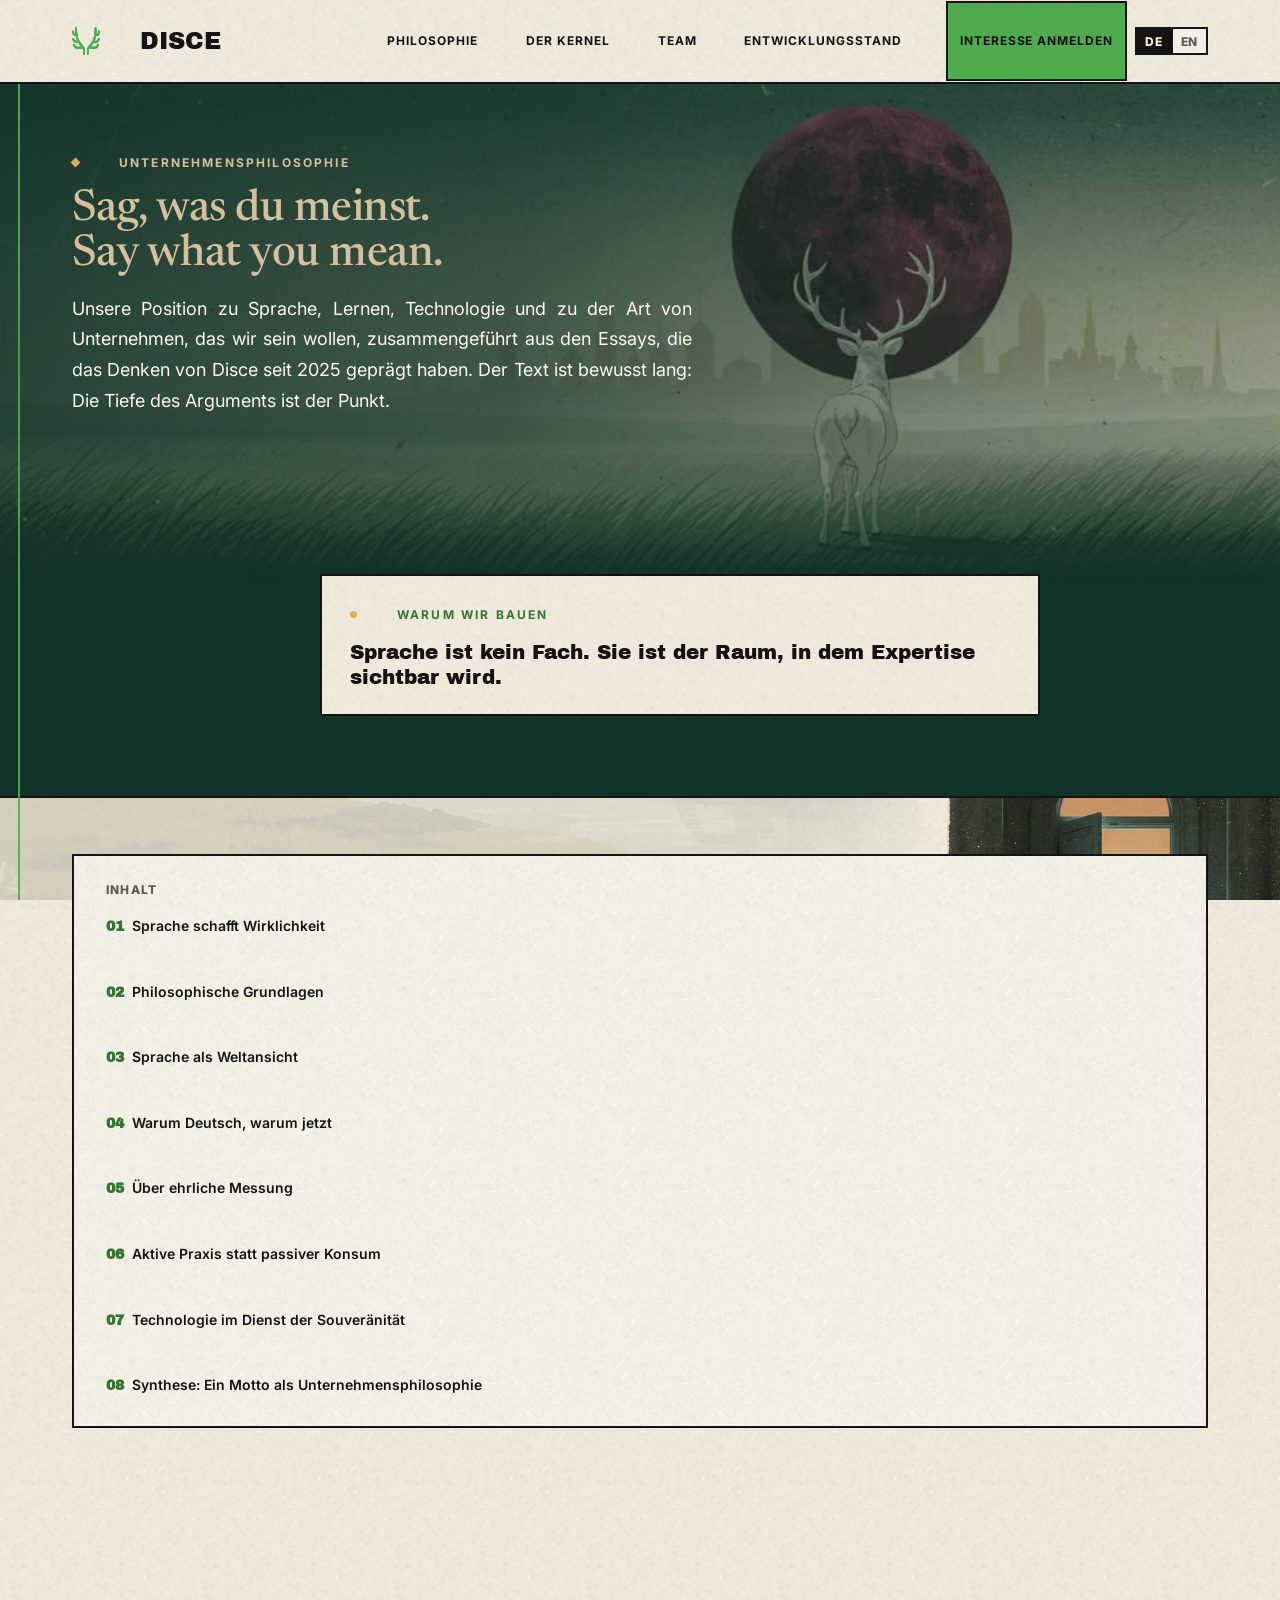
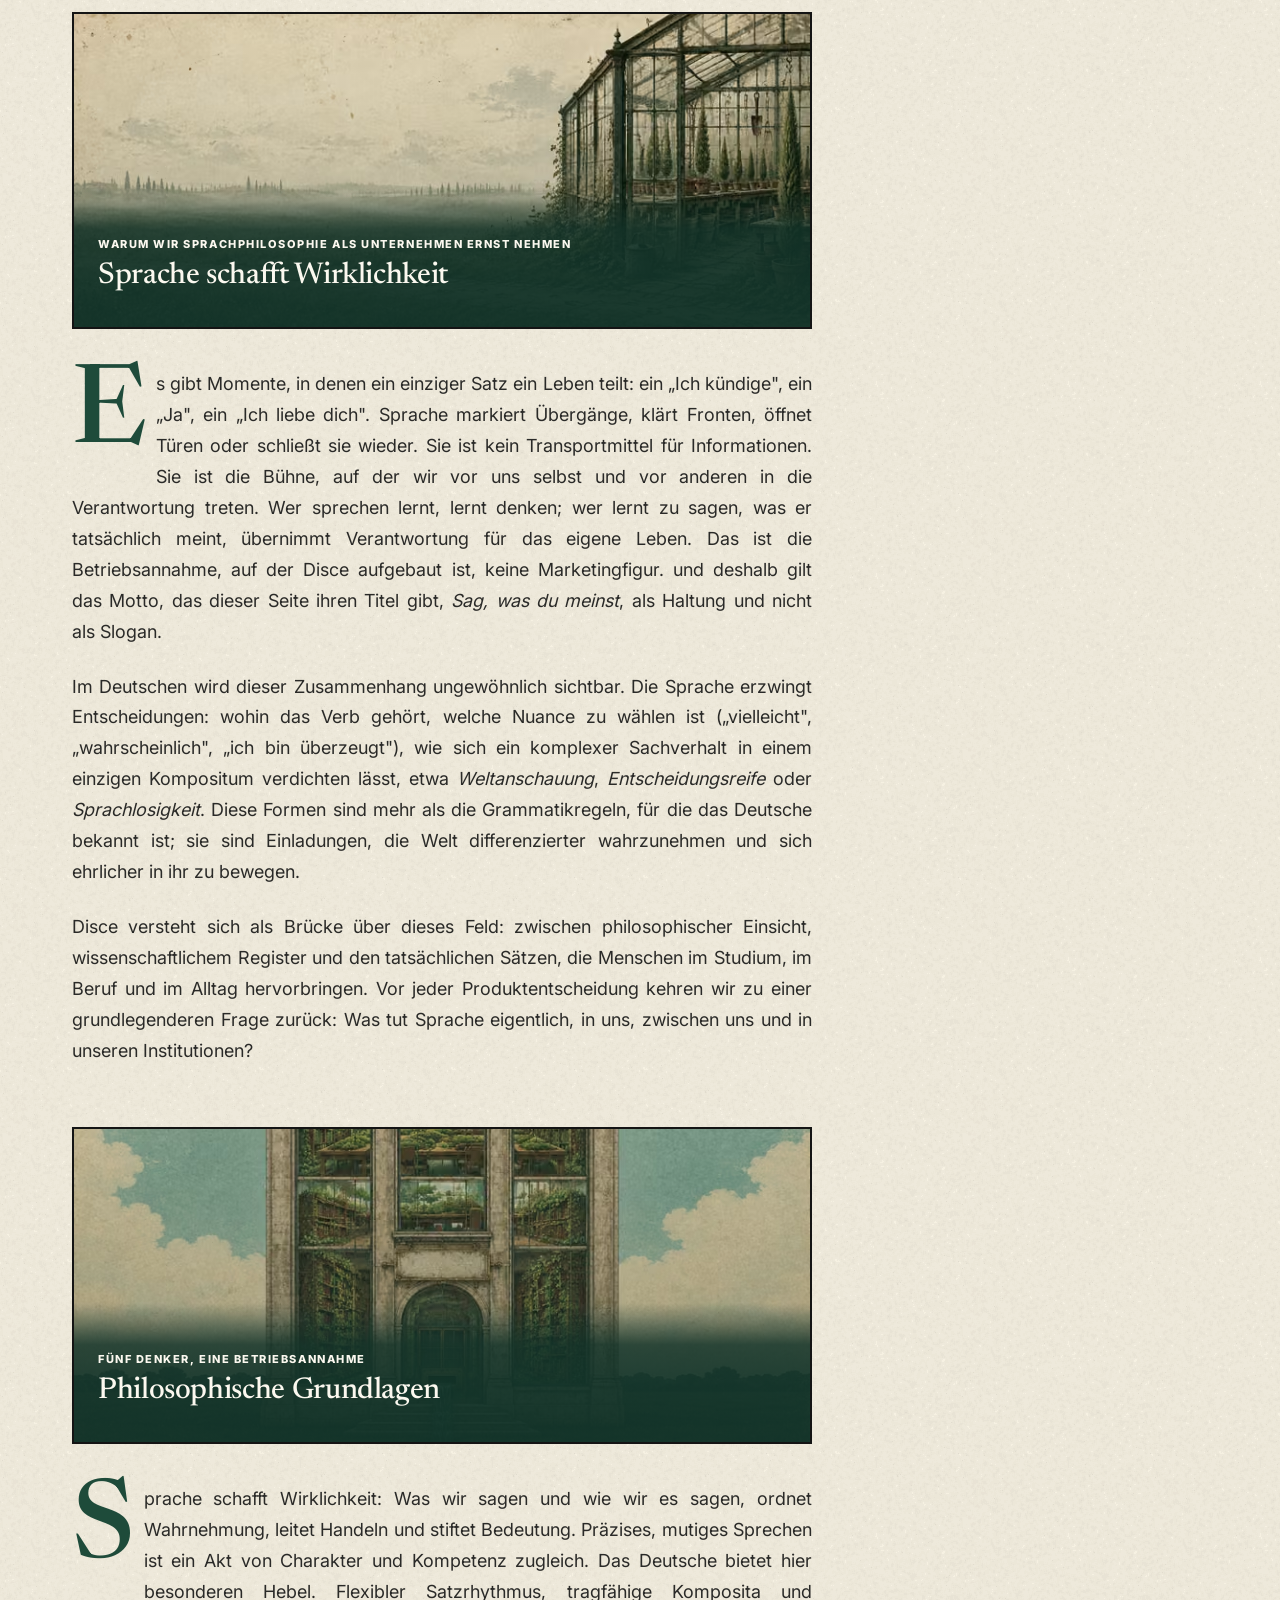
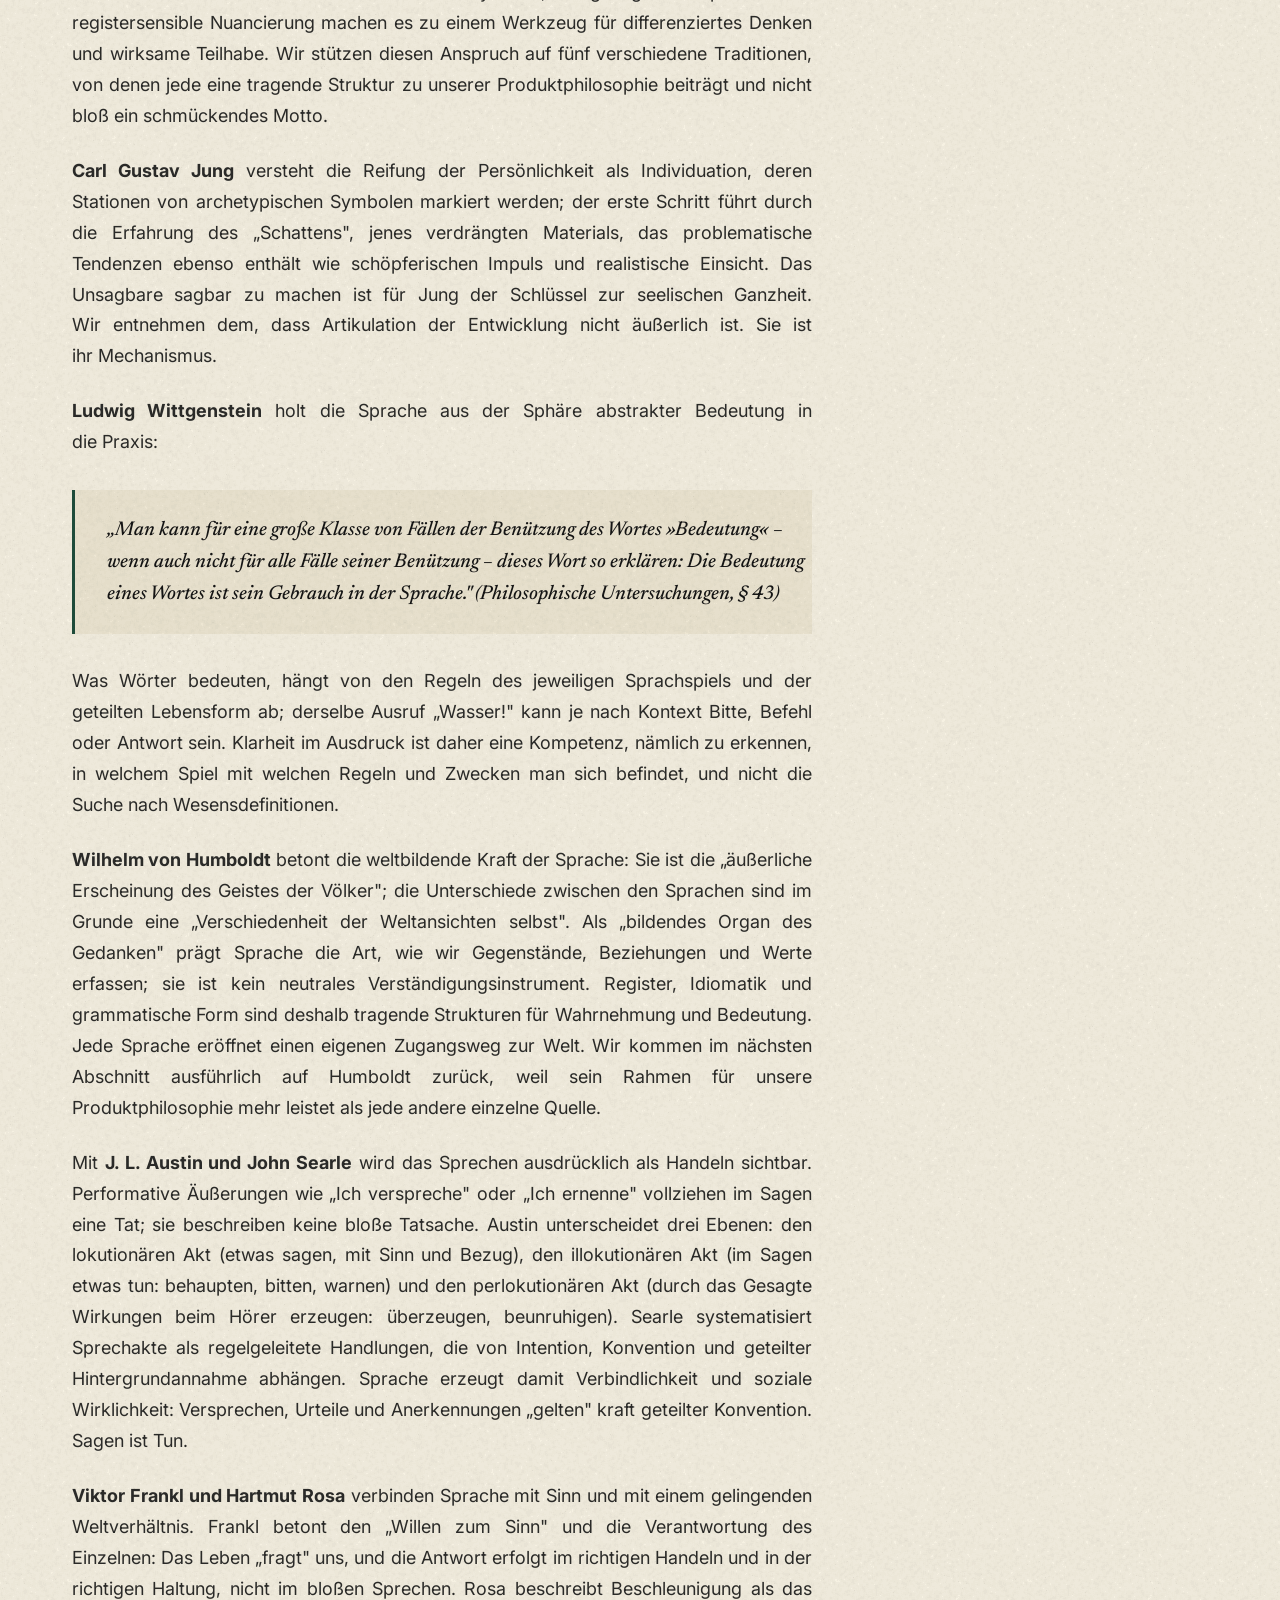
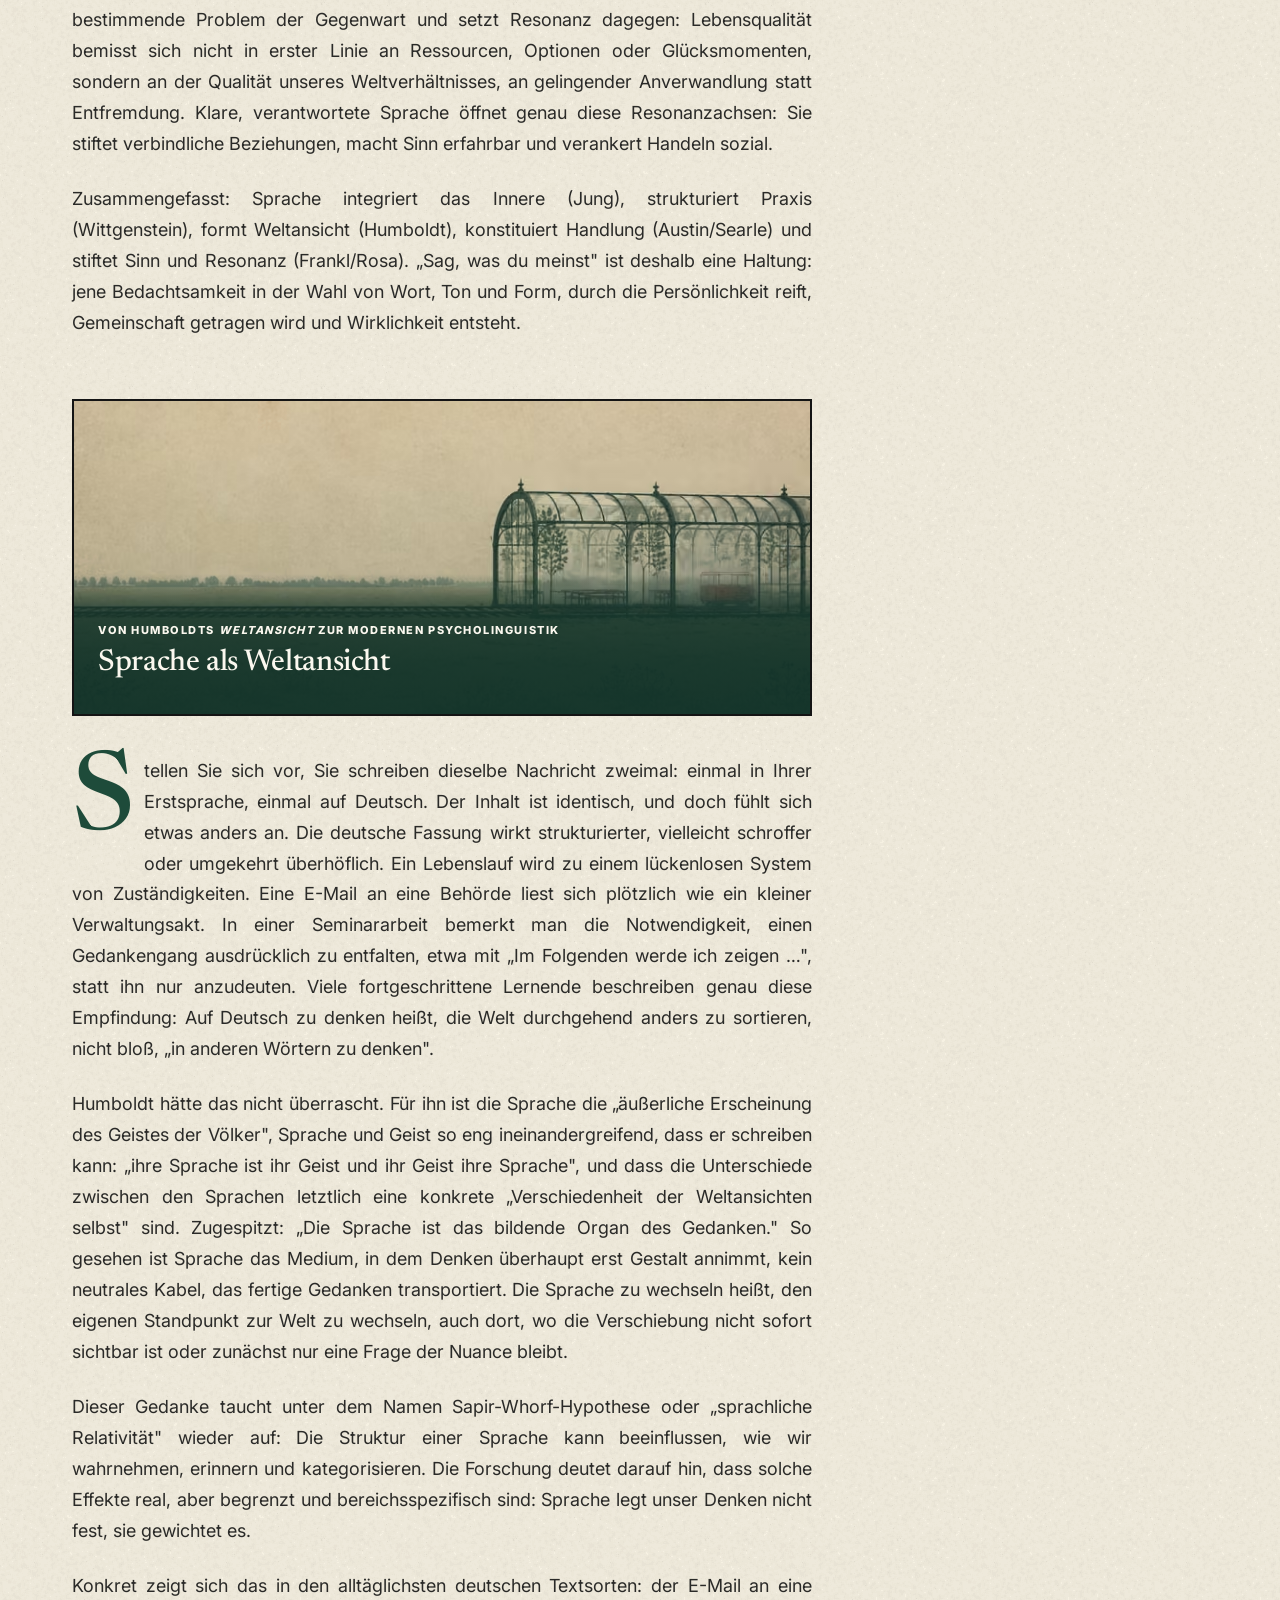
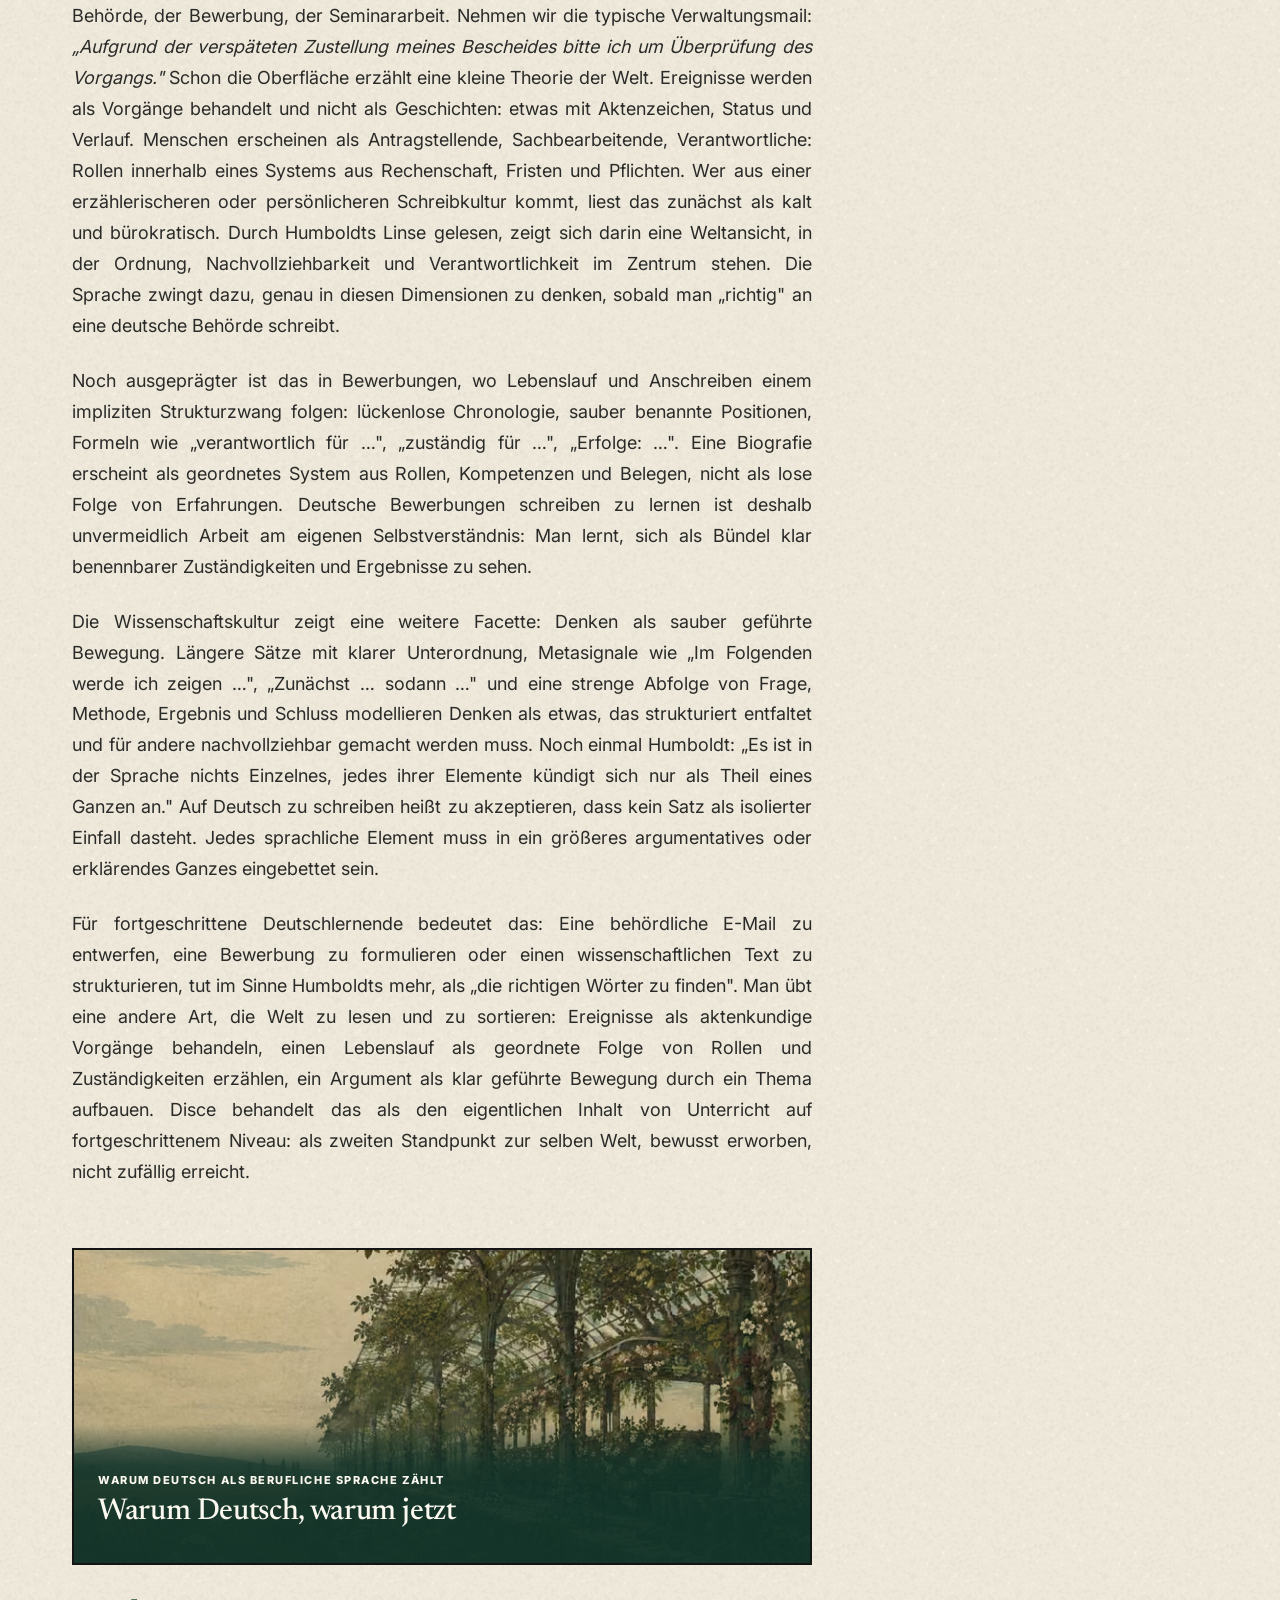
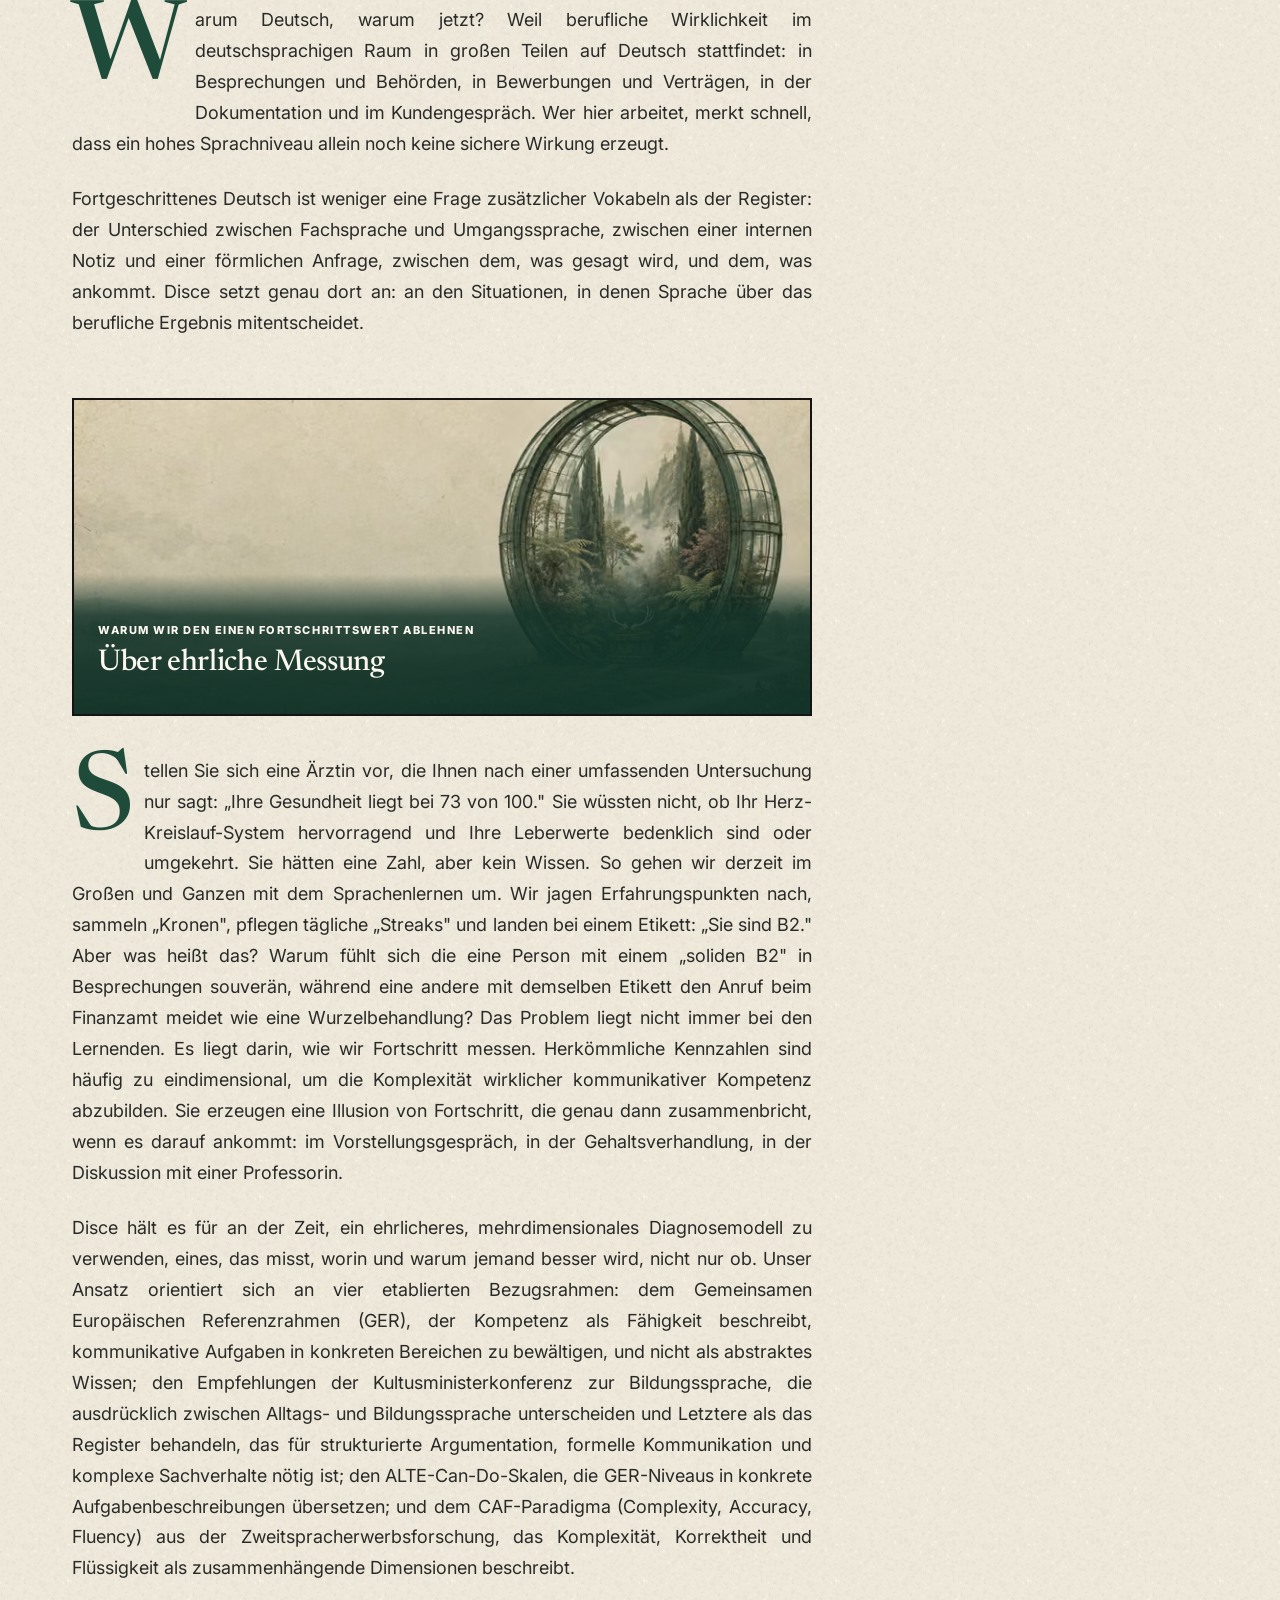
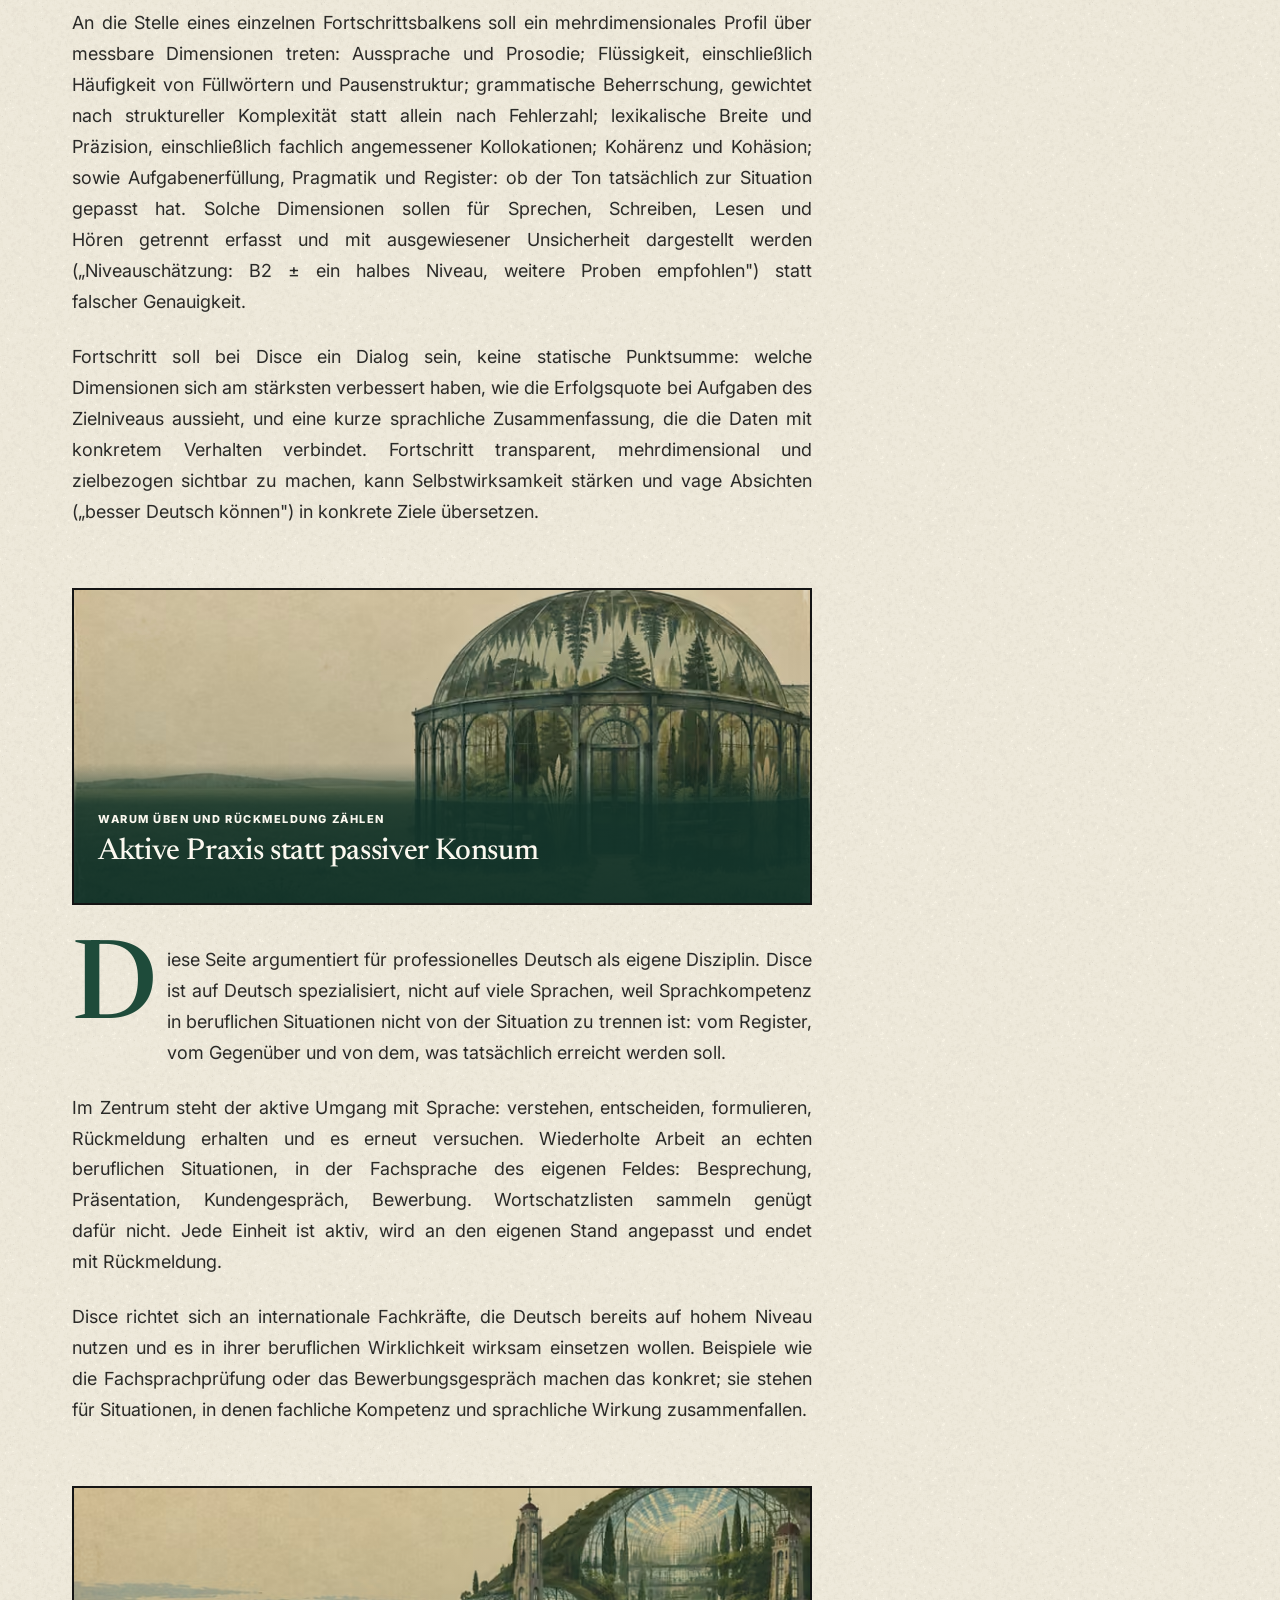
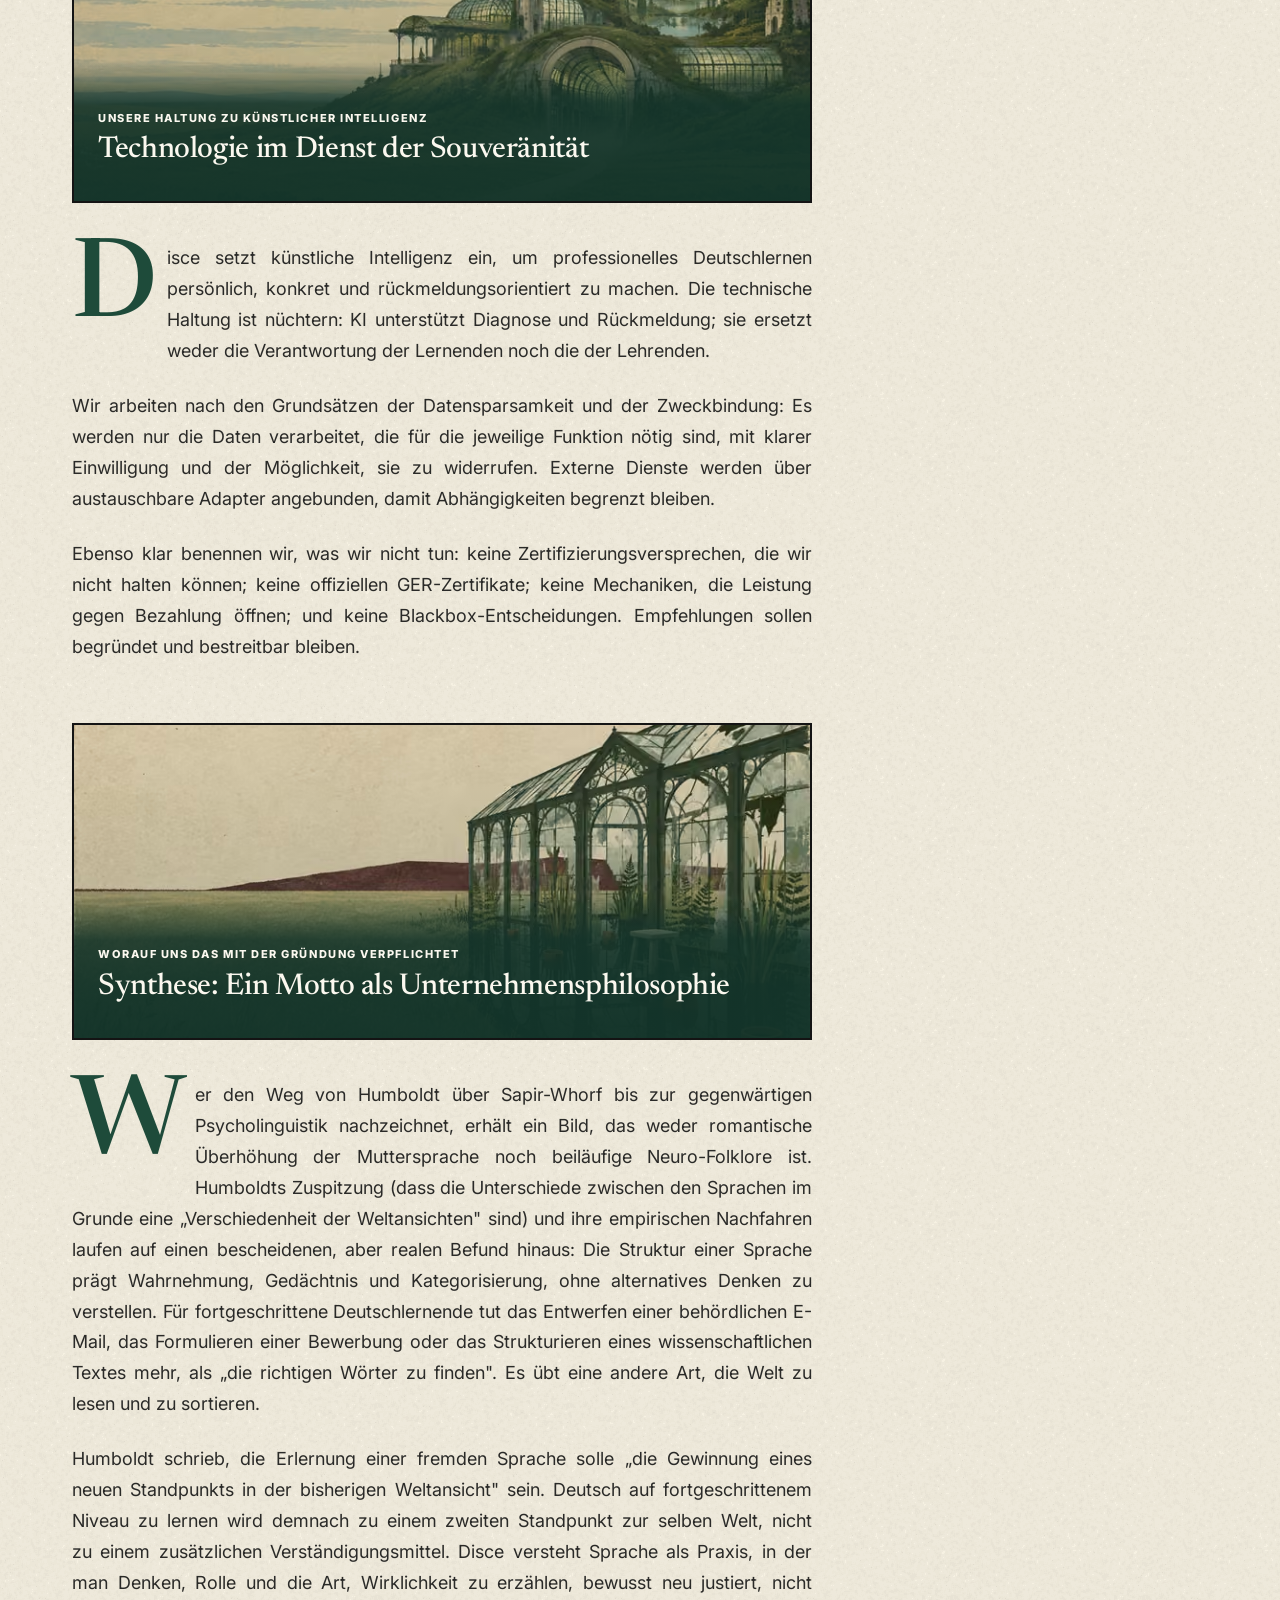
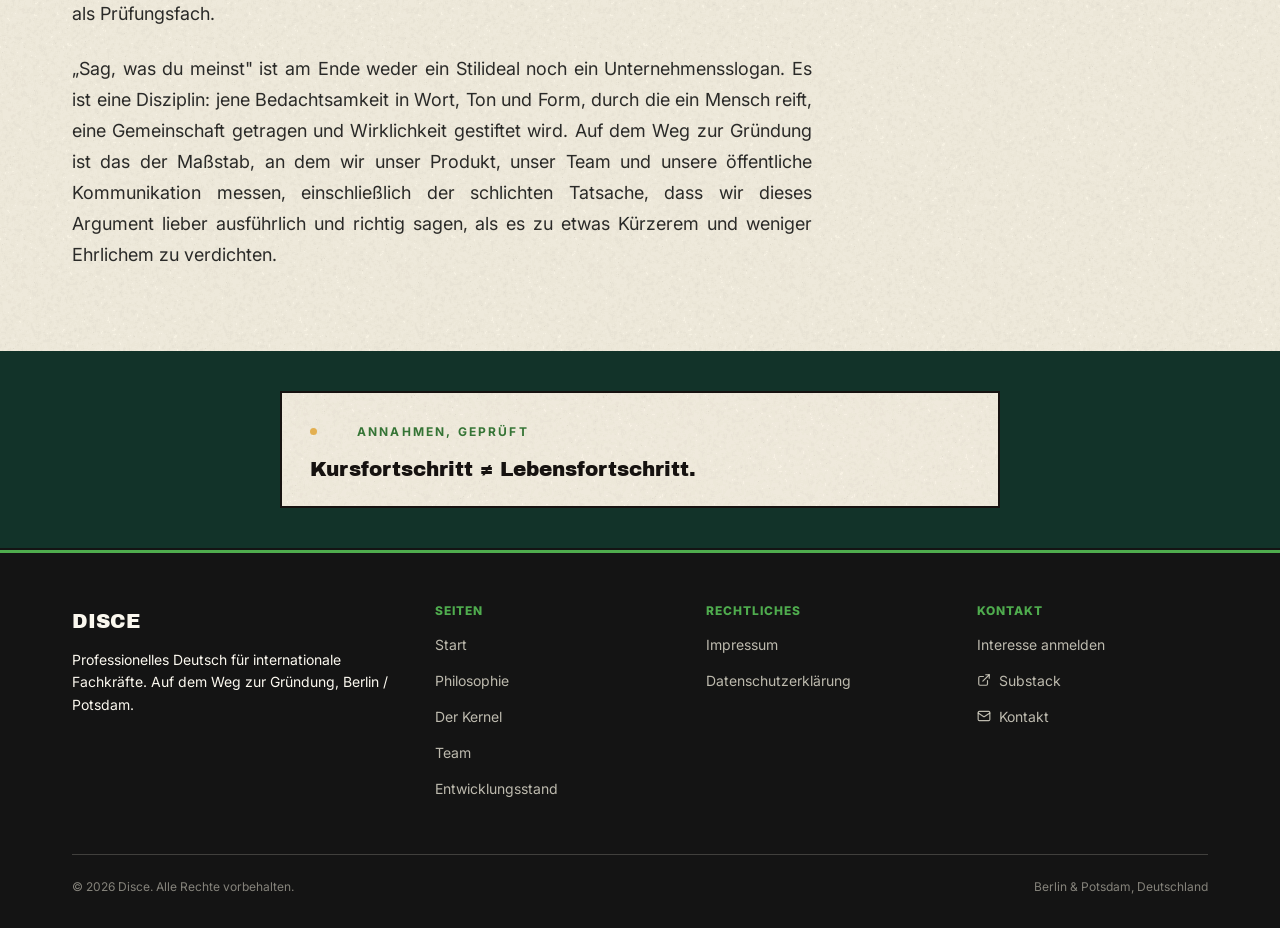
<file: philosophy.html>
<!DOCTYPE html>
<html lang="de">
<head>
<meta charset="UTF-8">
<meta name="viewport" content="width=device-width, initial-scale=1.0">
<meta name="robots" content="noindex, nofollow">
<meta name="description" content="Die Unternehmensphilosophie von Disce zu Sprache, Lernen und Technologie, zusammengeführt aus den Essays, die unser Denken seit 2025 geprägt haben.">
<title data-title-de="Philosophie · Disce" data-title-en="Philosophy · Disce">Philosophie · Disce</title>
<script>try{if(localStorage.getItem('disce-lang')==='en'){document.documentElement.className+=' pre-en';document.documentElement.lang='en';}}catch(e){}</script>
<link rel="stylesheet" href="css/experimental.min.css">
<!-- PERF parity: preload the above-the-fold display face (PERF-01). -->
<link rel="preload" href="fonts/newsreader-roman-var.subset.woff2" as="font" type="font/woff2" crossorigin>
<link rel="icon" href="favicon.ico" sizes="any">
<link rel="icon" type="image/png" href="images/derived/icon-192.png" sizes="192x192">
<link rel="apple-touch-icon" href="apple-touch-icon.png">
<link rel="manifest" href="site.webmanifest">
<link rel="canonical" href="https://weltvorstellung.de/philosophy.html">
<meta property="og:type" content="website">
<meta property="og:site_name" content="Disce">
<meta property="og:locale" content="de_DE">
<meta property="og:locale:alternate" content="en_US">
<meta property="og:title" content="Philosophie · Disce">
<meta property="og:description" content="Die Unternehmensphilosophie von Disce zu Sprache, Lernen und Technologie, zusammengeführt aus den Essays, die unser Denken seit 2025 geprägt haben.">
<meta property="og:url" content="https://weltvorstellung.de/philosophy.html">
<meta property="og:image" content="https://weltvorstellung.de/images/derived/og-disce-1200x630.jpg">
<meta property="og:image:width" content="1200">
<meta property="og:image:height" content="630">
<meta name="twitter:card" content="summary_large_image">
<meta name="twitter:title" content="Philosophie · Disce">
<meta name="twitter:description" content="Die Unternehmensphilosophie von Disce zu Sprache, Lernen und Technologie, zusammengeführt aus den Essays, die unser Denken seit 2025 geprägt haben.">
<meta name="twitter:image" content="https://weltvorstellung.de/images/derived/og-disce-1200x630.jpg">
</head>
<body>

<a class="skip-link" href="#main"><span data-lang="de">Zum Inhalt springen</span><span data-lang="en">Skip to content</span></a>

<!-- ICON-SPRITE:START (generated by scripts/sync_icon_sprite.py; do not edit by hand) -->
<svg class="icon-sprite" aria-hidden="true" focusable="false">
  <symbol id="icon-arrow-left" viewBox="0 0 24 24"><path d="m12 19-7-7 7-7"/><path d="M19 12H5"/></symbol>
  <symbol id="icon-arrow-right" viewBox="0 0 24 24"><path d="M5 12h14"/><path d="m12 5 7 7-7 7"/></symbol>
  <symbol id="icon-calendar-clock" viewBox="0 0 24 24"><path d="M16 14v2.2l1.6 1"/><path d="M16 2v3"/><path d="M21 7.338V5a2 2 0 00-2-2H5a2 2 0 00-2 2v14a2 2 0 002 2h2.338"/><path d="M3 9h5.859"/><path d="M8 2v3"/><circle cx="16" cy="16" r="6"/></symbol>
  <symbol id="icon-check" viewBox="0 0 24 24"><path d="M20 6 9 17l-5-5"/></symbol>
  <symbol id="icon-clock" viewBox="0 0 24 24"><circle cx="12" cy="12" r="10"/><path d="M12 6v6l4 2"/></symbol>
  <symbol id="icon-external-link" viewBox="0 0 24 24"><path d="M15 3h6v6"/><path d="M10 14 21 3"/><path d="M18 13v6a2 2 0 0 1-2 2H5a2 2 0 0 1-2-2V8a2 2 0 0 1 2-2h6"/></symbol>
  <symbol id="icon-mail" viewBox="0 0 24 24"><path d="m22 7-8.991 5.727a2 2 0 0 1-2.009 0L2 7"/><rect x="2" y="4" width="20" height="16" rx="2"/></symbol>
  <symbol id="icon-menu" viewBox="0 0 24 24"><path d="M4 5h16"/><path d="M4 12h16"/><path d="M4 19h16"/></symbol>
  <symbol id="icon-pause" viewBox="0 0 24 24"><rect x="14" y="3" width="5" height="18" rx="1"/><rect x="5" y="3" width="5" height="18" rx="1"/></symbol>
  <symbol id="icon-play" viewBox="0 0 24 24"><path d="M5 5a2 2 0 0 1 3.008-1.728l11.997 6.998a2 2 0 0 1 .003 3.458l-12 7A2 2 0 0 1 5 19z"/></symbol>
  <symbol id="icon-x" viewBox="0 0 24 24"><path d="M18 6 6 18"/><path d="m6 6 12 12"/></symbol>
</svg>
<!-- ICON-SPRITE:END -->

<!-- Philosophy ambient pane. One fixed, desktop-only image beside the prose
     (hidden below 1120px); decorative, so aria-hidden and an empty alt. -->
<div class="phil-ambient" aria-hidden="true">
  <picture>
    <source type="image/avif" srcset="images/derived/PHIL_amb_arches-doors-stag-470.avif">
    <img src="images/derived/PHIL_amb_arches-doors-stag-470.webp" alt="" width="470" height="2006" decoding="async">
  </picture>
</div>

<header class="site-header">
  <div class="wrap nav">
    <a href="index.html" class="brand">
      <img class="brand-mark" src="images/antlers-green.png" alt="" aria-hidden="true">
      DISCE
    </a>
    <button class="nav-toggle" aria-label="Navigation / Menu" aria-expanded="false" aria-controls="site-nav"><svg class="icon nav-toggle-open" viewBox="0 0 24 24" aria-hidden="true" focusable="false"><use href="#icon-menu"></use></svg><svg class="icon nav-toggle-close" viewBox="0 0 24 24" aria-hidden="true" focusable="false"><use href="#icon-x"></use></svg></button>
    <nav class="nav-links" id="site-nav">
      <a href="philosophy.html"><span data-lang="de">Philosophie</span><span data-lang="en">Philosophy</span></a>
      <a href="kernel.html"><span data-lang="de">Der Kernel</span><span data-lang="en">The Kernel</span></a>
      <a href="team.html"><span data-lang="de">Team</span><span data-lang="en">Our Team</span></a>
      <a href="status.html"><span data-lang="de">Entwicklungsstand</span><span data-lang="en">Development Status</span></a>
      <a href="waitlist.html#form" class="nav-cta"><span data-lang="de">Interesse anmelden</span><span data-lang="en">Register interest</span></a>
    </nav>
    <div class="lang-switch" role="group" aria-label="Sprache / Language">
      <button type="button" data-set-lang="de" aria-pressed="true">DE</button>
      <button type="button" data-set-lang="en" aria-pressed="false">EN</button>
    </div>
  </div>
</header>

<main id="main" tabindex="-1">

<!-- Philosophy hero. Full-bleed artwork with a left-weighted --green-deep
     scrim and Newsreader display copy. Decorative, so aria-hidden. -->
<section class="page-hero page-hero--art">
  <div class="page-hero-full" aria-hidden="true">
    <picture>
      <source type="image/avif" sizes="100vw"
        srcset="images/derived/PHIL_hero_stag-moon-skyline-768.avif 768w, images/derived/PHIL_hero_stag-moon-skyline-1280.avif 1280w, images/derived/PHIL_hero_stag-moon-skyline-1920.avif 1920w, images/derived/PHIL_hero_stag-moon-skyline-2048.avif 2048w">
      <source type="image/webp" sizes="100vw"
        srcset="images/derived/PHIL_hero_stag-moon-skyline-768.webp 768w, images/derived/PHIL_hero_stag-moon-skyline-1280.webp 1280w, images/derived/PHIL_hero_stag-moon-skyline-1920.webp 1920w, images/derived/PHIL_hero_stag-moon-skyline-2048.webp 2048w">
      <img src="images/derived/PHIL_hero_stag-moon-skyline-2048.webp" alt="" width="2048" height="512" fetchpriority="high" decoding="async">
    </picture>
  </div>
  <div class="wrap">
    <span class="eyebrow"><span data-lang="de">Unternehmensphilosophie</span><span data-lang="en">Corporate Philosophy</span></span>
    <h1>Sag, was du meinst.<br>Say what you mean.</h1>
    <p class="lede"><span data-lang="de">Unsere Position zu Sprache, Lernen, Technologie und zu der Art von Unternehmen, das wir sein wollen, zusammengeführt aus den Essays, die das Denken von Disce seit 2025 geprägt haben. Der Text ist bewusst lang: Die Tiefe des Arguments ist der Punkt.</span><span data-lang="en">Our position on language, learning, technology, and the kind of company we intend to be, synthesized from the essays that have shaped Disce's thinking since 2025. This is deliberately long: the depth of the argument is the point.</span></p>
  </div>
</section>

<!-- ============================= VISION BAND ============================= -->
<!-- Image-less variant after the motif rollout: the C03 zeppelin picture was
     removed and the band keeps its pull-quote card on the dark counterpoint
     surface. The approved copy is unchanged. -->
<section class="band band--text">
  <div class="band-card band-card--left">
    <span class="eyebrow"><span data-lang="de">WARUM WIR BAUEN</span><span data-lang="en">WHY WE BUILD</span></span>
    <p class="band-card-line"><span data-lang="de">Sprache ist kein Fach. Sie ist der Raum, in dem Expertise sichtbar wird.</span><span data-lang="en">Language is not a subject. It is the room where expertise becomes visible.</span></p>
  </div>
</section>

<section class="tight">
<div class="wrap">
    <div class="philosophy-toc">
      <h2><span data-lang="de">Inhalt</span><span data-lang="en">Contents</span></h2>
      <ol data-lang="de">
        <li><a href="#language-creates-reality-de"><span class="toc-num">01</span>Sprache schafft Wirklichkeit</a></li>
        <li><a href="#philosophical-foundations-de"><span class="toc-num">02</span>Philosophische Grundlagen</a></li>
        <li><a href="#language-as-worldview-de"><span class="toc-num">03</span>Sprache als Weltansicht</a></li>
        <li><a href="#why-german-de"><span class="toc-num">04</span>Warum Deutsch, warum jetzt</a></li>
        <li><a href="#honest-measurement-de"><span class="toc-num">05</span>Über ehrliche Messung</a></li>
        <li><a href="#culture-community-de"><span class="toc-num">06</span>Aktive Praxis statt passiver Konsum</a></li>
        <li><a href="#technology-sovereignty-de"><span class="toc-num">07</span>Technologie im Dienst der Souveränität</a></li>
        <li><a href="#synthesis-de"><span class="toc-num">08</span>Synthese: Ein Motto als Unternehmensphilosophie</a></li>
      </ol>
      <ol data-lang="en">
        <li><a href="#language-creates-reality"><span class="toc-num">01</span>Language Creates Reality</a></li>
        <li><a href="#philosophical-foundations"><span class="toc-num">02</span>Philosophical Foundations</a></li>
        <li><a href="#language-as-worldview"><span class="toc-num">03</span>Language as Worldview</a></li>
        <li><a href="#why-german"><span class="toc-num">04</span>Why German, Why Now</a></li>
        <li><a href="#honest-measurement"><span class="toc-num">05</span>On Honest Measurement</a></li>
        <li><a href="#culture-community"><span class="toc-num">06</span>Active Practice over Passive Consumption</a></li>
        <li><a href="#technology-sovereignty"><span class="toc-num">07</span>Technology in the Service of Sovereignty</a></li>
        <li><a href="#synthesis"><span class="toc-num">08</span>Synthesis: A Mantra as Institutional Philosophy</a></li>
      </ol>
    </div>
    <!-- The former A01/A09 value visuals were removed with the motif rollout.
         The seeded section motifs that briefly carried the page's visual layer
         are in turn retired: each chapter now opens with a .chapter-cover plate
         that carries its headline (see css/experimental.css). -->
  </div>
</section>

<section class="tight">
  <div class="wrap">
    <div class="prose" lang="de" data-lang="de">
      <div class="chapter-cover">
        <picture>
          <source type="image/avif" sizes="(max-width: 780px) 100vw, 740px"
            srcset="images/derived/phil-chapter-language-creates-reality-768.avif 768w, images/derived/phil-chapter-language-creates-reality-1122.avif 1122w">
          <img src="images/derived/phil-chapter-language-creates-reality-768.webp" sizes="(max-width: 780px) 100vw, 740px"
            srcset="images/derived/phil-chapter-language-creates-reality-768.webp 768w, images/derived/phil-chapter-language-creates-reality-1122.webp 1122w"
            alt="" width="1122" height="481" loading="lazy" decoding="async">
        </picture>
        <div class="chapter-cover-copy">
          <span class="section-kicker">Warum wir Sprachphilosophie als Unternehmen ernst nehmen</span>
          <h2 id="language-creates-reality-de">Sprache schafft Wirklichkeit</h2>
        </div>
      </div>
      <p>Es gibt Momente, in denen ein einziger Satz ein Leben teilt: ein „Ich kündige", ein „Ja", ein „Ich liebe dich". Sprache markiert Übergänge, klärt Fronten, öffnet Türen oder schließt sie wieder. Sie ist kein Transportmittel für Informationen. Sie ist die Bühne, auf der wir vor uns selbst und vor anderen in die Verantwortung treten. Wer sprechen lernt, lernt denken; wer lernt zu sagen, was er tatsächlich meint, übernimmt Verantwortung für das eigene Leben. Das ist die Betriebsannahme, auf der Disce aufgebaut ist, keine Marketingfigur. und deshalb gilt das Motto, das dieser Seite ihren Titel gibt, <em>Sag, was du meinst</em>, als Haltung und nicht als Slogan.</p>
      <p>Im Deutschen wird dieser Zusammenhang ungewöhnlich sichtbar. Die Sprache erzwingt Entscheidungen: wohin das Verb gehört, welche Nuance zu wählen ist („vielleicht", „wahrscheinlich", „ich bin überzeugt"), wie sich ein komplexer Sachverhalt in einem einzigen Kompositum verdichten lässt, etwa <em>Weltanschauung</em>, <em>Entscheidungsreife</em> oder <em>Sprachlosigkeit</em>. Diese Formen sind mehr als die Grammatikregeln, für die das Deutsche bekannt ist; sie sind Einladungen, die Welt differenzierter wahrzunehmen und sich ehrlicher in ihr zu bewegen.</p>
      <p>Disce versteht sich als Brücke über dieses Feld: zwischen philosophischer Einsicht, wissenschaftlichem Register und den tatsächlichen Sätzen, die Menschen im Studium, im Beruf und im Alltag hervorbringen. Vor jeder Produktentscheidung kehren wir zu einer grundlegenderen Frage zurück: Was tut Sprache eigentlich, in uns, zwischen uns und in unseren Institutionen?</p>

      <div class="chapter-cover">
        <picture>
          <source type="image/avif" sizes="(max-width: 780px) 100vw, 740px"
            srcset="images/derived/phil-chapter-philosophical-foundations-768.avif 768w, images/derived/phil-chapter-philosophical-foundations-1122.avif 1122w">
          <img src="images/derived/phil-chapter-philosophical-foundations-768.webp" sizes="(max-width: 780px) 100vw, 740px"
            srcset="images/derived/phil-chapter-philosophical-foundations-768.webp 768w, images/derived/phil-chapter-philosophical-foundations-1122.webp 1122w"
            alt="" width="1122" height="481" loading="lazy" decoding="async">
        </picture>
        <div class="chapter-cover-copy">
          <span class="section-kicker">Fünf Denker, eine Betriebsannahme</span>
          <h2 id="philosophical-foundations-de">Philosophische Grundlagen</h2>
        </div>
      </div>
      <p>Sprache schafft Wirklichkeit: Was wir sagen und wie wir es sagen, ordnet Wahrnehmung, leitet Handeln und stiftet Bedeutung. Präzises, mutiges Sprechen ist ein Akt von Charakter und Kompetenz zugleich. Das Deutsche bietet hier besonderen Hebel. Flexibler Satzrhythmus, tragfähige Komposita und registersensible Nuancierung machen es zu einem Werkzeug für differenziertes Denken und wirksame Teilhabe. Wir stützen diesen Anspruch auf fünf verschiedene Traditionen, von denen jede eine tragende Struktur zu unserer Produktphilosophie beiträgt und nicht bloß ein schmückendes Motto.</p>
      <p><strong>Carl Gustav Jung</strong> versteht die Reifung der Persönlichkeit als Individuation, deren Stationen von archetypischen Symbolen markiert werden; der erste Schritt führt durch die Erfahrung des „Schattens", jenes verdrängten Materials, das problematische Tendenzen ebenso enthält wie schöpferischen Impuls und realistische Einsicht. Das Unsagbare sagbar zu machen ist für Jung der Schlüssel zur seelischen Ganzheit. Wir entnehmen dem, dass Artikulation der Entwicklung nicht äußerlich ist. Sie ist ihr Mechanismus.</p>
      <p><strong>Ludwig Wittgenstein</strong> holt die Sprache aus der Sphäre abstrakter Bedeutung in die Praxis:</p>
      <blockquote>„Man kann für eine große Klasse von Fällen der Benützung des Wortes »Bedeutung« – wenn auch nicht für alle Fälle seiner Benützung – dieses Wort so erklären: Die Bedeutung eines Wortes ist sein Gebrauch in der Sprache." (Philosophische Untersuchungen, § 43)</blockquote>
      <p>Was Wörter bedeuten, hängt von den Regeln des jeweiligen Sprachspiels und der geteilten Lebensform ab; derselbe Ausruf „Wasser!" kann je nach Kontext Bitte, Befehl oder Antwort sein. Klarheit im Ausdruck ist daher eine Kompetenz, nämlich zu erkennen, in welchem Spiel mit welchen Regeln und Zwecken man sich befindet, und nicht die Suche nach Wesensdefinitionen.</p>
      <p><strong>Wilhelm von Humboldt</strong> betont die weltbildende Kraft der Sprache: Sie ist die „äußerliche Erscheinung des Geistes der Völker"; die Unterschiede zwischen den Sprachen sind im Grunde eine „Verschiedenheit der Weltansichten selbst". Als „bildendes Organ des Gedanken" prägt Sprache die Art, wie wir Gegenstände, Beziehungen und Werte erfassen; sie ist kein neutrales Verständigungsinstrument. Register, Idiomatik und grammatische Form sind deshalb tragende Strukturen für Wahrnehmung und Bedeutung. Jede Sprache eröffnet einen eigenen Zugangsweg zur Welt. Wir kommen im nächsten Abschnitt ausführlich auf Humboldt zurück, weil sein Rahmen für unsere Produktphilosophie mehr leistet als jede andere einzelne Quelle.</p>
      <p>Mit <strong>J. L. Austin und John Searle</strong> wird das Sprechen ausdrücklich als Handeln sichtbar. Performative Äußerungen wie „Ich verspreche" oder „Ich ernenne" vollziehen im Sagen eine Tat; sie beschreiben keine bloße Tatsache. Austin unterscheidet drei Ebenen: den lokutionären Akt (etwas sagen, mit Sinn und Bezug), den illokutionären Akt (im Sagen etwas tun: behaupten, bitten, warnen) und den perlokutionären Akt (durch das Gesagte Wirkungen beim Hörer erzeugen: überzeugen, beunruhigen). Searle systematisiert Sprechakte als regelgeleitete Handlungen, die von Intention, Konvention und geteilter Hintergrundannahme abhängen. Sprache erzeugt damit Verbindlichkeit und soziale Wirklichkeit: Versprechen, Urteile und Anerkennungen „gelten" kraft geteilter Konvention. Sagen ist Tun.</p>
      <p><strong>Viktor Frankl und Hartmut Rosa</strong> verbinden Sprache mit Sinn und mit einem gelingenden Weltverhältnis. Frankl betont den „Willen zum Sinn" und die Verantwortung des Einzelnen: Das Leben „fragt" uns, und die Antwort erfolgt im richtigen Handeln und in der richtigen Haltung, nicht im bloßen Sprechen. Rosa beschreibt Beschleunigung als das bestimmende Problem der Gegenwart und setzt Resonanz dagegen: Lebensqualität bemisst sich nicht in erster Linie an Ressourcen, Optionen oder Glücksmomenten, sondern an der Qualität unseres Weltverhältnisses, an gelingender Anverwandlung statt Entfremdung. Klare, verantwortete Sprache öffnet genau diese Resonanzachsen: Sie stiftet verbindliche Beziehungen, macht Sinn erfahrbar und verankert Handeln sozial.</p>
      <p>Zusammengefasst: Sprache integriert das Innere (Jung), strukturiert Praxis (Wittgenstein), formt Weltansicht (Humboldt), konstituiert Handlung (Austin/Searle) und stiftet Sinn und Resonanz (Frankl/Rosa). „Sag, was du meinst" ist deshalb eine Haltung: jene Bedachtsamkeit in der Wahl von Wort, Ton und Form, durch die Persönlichkeit reift, Gemeinschaft getragen wird und Wirklichkeit entsteht.</p>
      <div class="chapter-cover">
        <picture>
          <source type="image/avif" sizes="(max-width: 780px) 100vw, 740px"
            srcset="images/derived/phil-chapter-language-as-worldview-768.avif 768w, images/derived/phil-chapter-language-as-worldview-1122.avif 1122w">
          <img src="images/derived/phil-chapter-language-as-worldview-768.webp" sizes="(max-width: 780px) 100vw, 740px"
            srcset="images/derived/phil-chapter-language-as-worldview-768.webp 768w, images/derived/phil-chapter-language-as-worldview-1122.webp 1122w"
            alt="" width="1122" height="481" loading="lazy" decoding="async">
        </picture>
        <div class="chapter-cover-copy">
          <span class="section-kicker">Von Humboldts <em>Weltansicht</em> zur modernen Psycholinguistik</span>
          <h2 id="language-as-worldview-de">Sprache als Weltansicht</h2>
        </div>
      </div>
      <p>Stellen Sie sich vor, Sie schreiben dieselbe Nachricht zweimal: einmal in Ihrer Erstsprache, einmal auf Deutsch. Der Inhalt ist identisch, und doch fühlt sich etwas anders an. Die deutsche Fassung wirkt strukturierter, vielleicht schroffer oder umgekehrt überhöflich. Ein Lebenslauf wird zu einem lückenlosen System von Zuständigkeiten. Eine E-Mail an eine Behörde liest sich plötzlich wie ein kleiner Verwaltungsakt. In einer Seminararbeit bemerkt man die Notwendigkeit, einen Gedankengang ausdrücklich zu entfalten, etwa mit „Im Folgenden werde ich zeigen …", statt ihn nur anzudeuten. Viele fortgeschrittene Lernende beschreiben genau diese Empfindung: Auf Deutsch zu denken heißt, die Welt durchgehend anders zu sortieren, nicht bloß, „in anderen Wörtern zu denken".</p>
      <p>Humboldt hätte das nicht überrascht. Für ihn ist die Sprache die „äußerliche Erscheinung des Geistes der Völker", Sprache und Geist so eng ineinandergreifend, dass er schreiben kann: „ihre Sprache ist ihr Geist und ihr Geist ihre Sprache", und dass die Unterschiede zwischen den Sprachen letztlich eine konkrete „Verschiedenheit der Weltansichten selbst" sind. Zugespitzt: „Die Sprache ist das bildende Organ des Gedanken." So gesehen ist Sprache das Medium, in dem Denken überhaupt erst Gestalt annimmt, kein neutrales Kabel, das fertige Gedanken transportiert. Die Sprache zu wechseln heißt, den eigenen Standpunkt zur Welt zu wechseln, auch dort, wo die Verschiebung nicht sofort sichtbar ist oder zunächst nur eine Frage der Nuance bleibt.</p>
      <p>Dieser Gedanke taucht unter dem Namen Sapir-Whorf-Hypothese oder „sprachliche Relativität" wieder auf: Die Struktur einer Sprache kann beeinflussen, wie wir wahrnehmen, erinnern und kategorisieren. Die Forschung deutet darauf hin, dass solche Effekte real, aber begrenzt und bereichsspezifisch sind: Sprache legt unser Denken nicht fest, sie gewichtet es.</p>
      <p>Konkret zeigt sich das in den alltäglichsten deutschen Textsorten: der E-Mail an eine Behörde, der Bewerbung, der Seminararbeit. Nehmen wir die typische Verwaltungsmail: <em>„Aufgrund der verspäteten Zustellung meines Bescheides bitte ich um Überprüfung des Vorgangs."</em> Schon die Oberfläche erzählt eine kleine Theorie der Welt. Ereignisse werden als Vorgänge behandelt und nicht als Geschichten: etwas mit Aktenzeichen, Status und Verlauf. Menschen erscheinen als Antragstellende, Sachbearbeitende, Verantwortliche: Rollen innerhalb eines Systems aus Rechenschaft, Fristen und Pflichten. Wer aus einer erzählerischeren oder persönlicheren Schreibkultur kommt, liest das zunächst als kalt und bürokratisch. Durch Humboldts Linse gelesen, zeigt sich darin eine Weltansicht, in der Ordnung, Nachvollziehbarkeit und Verantwortlichkeit im Zentrum stehen. Die Sprache zwingt dazu, genau in diesen Dimensionen zu denken, sobald man „richtig" an eine deutsche Behörde schreibt.</p>
      <p>Noch ausgeprägter ist das in Bewerbungen, wo Lebenslauf und Anschreiben einem impliziten Strukturzwang folgen: lückenlose Chronologie, sauber benannte Positionen, Formeln wie „verantwortlich für …", „zuständig für …", „Erfolge: …". Eine Biografie erscheint als geordnetes System aus Rollen, Kompetenzen und Belegen, nicht als lose Folge von Erfahrungen. Deutsche Bewerbungen schreiben zu lernen ist deshalb unvermeidlich Arbeit am eigenen Selbstverständnis: Man lernt, sich als Bündel klar benennbarer Zuständigkeiten und Ergebnisse zu sehen.</p>
      <p>Die Wissenschaftskultur zeigt eine weitere Facette: Denken als sauber geführte Bewegung. Längere Sätze mit klarer Unterordnung, Metasignale wie „Im Folgenden werde ich zeigen …", „Zunächst … sodann …" und eine strenge Abfolge von Frage, Methode, Ergebnis und Schluss modellieren Denken als etwas, das strukturiert entfaltet und für andere nachvollziehbar gemacht werden muss. Noch einmal Humboldt: „Es ist in der Sprache nichts Einzelnes, jedes ihrer Elemente kündigt sich nur als Theil eines Ganzen an." Auf Deutsch zu schreiben heißt zu akzeptieren, dass kein Satz als isolierter Einfall dasteht. Jedes sprachliche Element muss in ein größeres argumentatives oder erklärendes Ganzes eingebettet sein.</p>
      <p>Für fortgeschrittene Deutschlernende bedeutet das: Eine behördliche E-Mail zu entwerfen, eine Bewerbung zu formulieren oder einen wissenschaftlichen Text zu strukturieren, tut im Sinne Humboldts mehr, als „die richtigen Wörter zu finden". Man übt eine andere Art, die Welt zu lesen und zu sortieren: Ereignisse als aktenkundige Vorgänge behandeln, einen Lebenslauf als geordnete Folge von Rollen und Zuständigkeiten erzählen, ein Argument als klar geführte Bewegung durch ein Thema aufbauen. Disce behandelt das als den eigentlichen Inhalt von Unterricht auf fortgeschrittenem Niveau: als zweiten Standpunkt zur selben Welt, bewusst erworben, nicht zufällig erreicht.</p>

      <div class="chapter-cover">
        <picture>
          <source type="image/avif" sizes="(max-width: 780px) 100vw, 740px"
            srcset="images/derived/phil-chapter-why-german-768.avif 768w, images/derived/phil-chapter-why-german-1122.avif 1122w">
          <img src="images/derived/phil-chapter-why-german-768.webp" sizes="(max-width: 780px) 100vw, 740px"
            srcset="images/derived/phil-chapter-why-german-768.webp 768w, images/derived/phil-chapter-why-german-1122.webp 1122w"
            alt="" width="1122" height="481" loading="lazy" decoding="async">
        </picture>
        <div class="chapter-cover-copy">
          <span class="section-kicker">Warum Deutsch als berufliche Sprache zählt</span>
          <h2 id="why-german-de">Warum Deutsch, warum jetzt</h2>
        </div>
      </div>
      <p>Warum Deutsch, warum jetzt? Weil berufliche Wirklichkeit im deutschsprachigen Raum in großen Teilen auf Deutsch stattfindet: in Besprechungen und Behörden, in Bewerbungen und Verträgen, in der Dokumentation und im Kundengespräch. Wer hier arbeitet, merkt schnell, dass ein hohes Sprachniveau allein noch keine sichere Wirkung erzeugt.</p>
      <p>Fortgeschrittenes Deutsch ist weniger eine Frage zusätzlicher Vokabeln als der Register: der Unterschied zwischen Fachsprache und Umgangssprache, zwischen einer internen Notiz und einer förmlichen Anfrage, zwischen dem, was gesagt wird, und dem, was ankommt. Disce setzt genau dort an: an den Situationen, in denen Sprache über das berufliche Ergebnis mitentscheidet.</p>
      <div class="chapter-cover">
        <picture>
          <source type="image/avif" sizes="(max-width: 780px) 100vw, 740px"
            srcset="images/derived/phil-chapter-honest-measurement-768.avif 768w, images/derived/phil-chapter-honest-measurement-1122.avif 1122w">
          <img src="images/derived/phil-chapter-honest-measurement-768.webp" sizes="(max-width: 780px) 100vw, 740px"
            srcset="images/derived/phil-chapter-honest-measurement-768.webp 768w, images/derived/phil-chapter-honest-measurement-1122.webp 1122w"
            alt="" width="1122" height="481" loading="lazy" decoding="async">
        </picture>
        <div class="chapter-cover-copy">
          <span class="section-kicker">Warum wir den einen Fortschrittswert ablehnen</span>
          <h2 id="honest-measurement-de">Über ehrliche Messung</h2>
        </div>
      </div>
      <p>Stellen Sie sich eine Ärztin vor, die Ihnen nach einer umfassenden Untersuchung nur sagt: „Ihre Gesundheit liegt bei 73 von 100." Sie wüssten nicht, ob Ihr Herz-Kreislauf-System hervorragend und Ihre Leberwerte bedenklich sind oder umgekehrt. Sie hätten eine Zahl, aber kein Wissen. So gehen wir derzeit im Großen und Ganzen mit dem Sprachenlernen um. Wir jagen Erfahrungspunkten nach, sammeln „Kronen", pflegen tägliche „Streaks" und landen bei einem Etikett: „Sie sind B2." Aber was heißt das? Warum fühlt sich die eine Person mit einem „soliden B2" in Besprechungen souverän, während eine andere mit demselben Etikett den Anruf beim Finanzamt meidet wie eine Wurzelbehandlung? Das Problem liegt nicht immer bei den Lernenden. Es liegt darin, wie wir Fortschritt messen. Herkömmliche Kennzahlen sind häufig zu eindimensional, um die Komplexität wirklicher kommunikativer Kompetenz abzubilden. Sie erzeugen eine Illusion von Fortschritt, die genau dann zusammenbricht, wenn es darauf ankommt: im Vorstellungsgespräch, in der Gehaltsverhandlung, in der Diskussion mit einer Professorin.</p>
      <p>Disce hält es für an der Zeit, ein ehrlicheres, mehrdimensionales Diagnosemodell zu verwenden, eines, das misst, worin und warum jemand besser wird, nicht nur ob. Unser Ansatz orientiert sich an vier etablierten Bezugsrahmen: dem Gemeinsamen Europäischen Referenzrahmen (GER), der Kompetenz als Fähigkeit beschreibt, kommunikative Aufgaben in konkreten Bereichen zu bewältigen, und nicht als abstraktes Wissen; den Empfehlungen der Kultusministerkonferenz zur Bildungssprache, die ausdrücklich zwischen Alltags- und Bildungssprache unterscheiden und Letztere als das Register behandeln, das für strukturierte Argumentation, formelle Kommunikation und komplexe Sachverhalte nötig ist; den ALTE-Can-Do-Skalen, die GER-Niveaus in konkrete Aufgabenbeschreibungen übersetzen; und dem CAF-Paradigma (Complexity, Accuracy, Fluency) aus der Zweitspracherwerbsforschung, das Komplexität, Korrektheit und Flüssigkeit als zusammenhängende Dimensionen beschreibt.</p>
      <p>An die Stelle eines einzelnen Fortschrittsbalkens soll ein mehrdimensionales Profil über messbare Dimensionen treten: Aussprache und Prosodie; Flüssigkeit, einschließlich Häufigkeit von Füllwörtern und Pausenstruktur; grammatische Beherrschung, gewichtet nach struktureller Komplexität statt allein nach Fehlerzahl; lexikalische Breite und Präzision, einschließlich fachlich angemessener Kollokationen; Kohärenz und Kohäsion; sowie Aufgabenerfüllung, Pragmatik und Register: ob der Ton tatsächlich zur Situation gepasst hat. Solche Dimensionen sollen für Sprechen, Schreiben, Lesen und Hören getrennt erfasst und mit ausgewiesener Unsicherheit dargestellt werden („Niveauschätzung: B2 ± ein halbes Niveau, weitere Proben empfohlen") statt falscher Genauigkeit.</p>
      <p>Fortschritt soll bei Disce ein Dialog sein, keine statische Punktsumme: welche Dimensionen sich am stärksten verbessert haben, wie die Erfolgsquote bei Aufgaben des Zielniveaus aussieht, und eine kurze sprachliche Zusammenfassung, die die Daten mit konkretem Verhalten verbindet. Fortschritt transparent, mehrdimensional und zielbezogen sichtbar zu machen, kann Selbstwirksamkeit stärken und vage Absichten („besser Deutsch können") in konkrete Ziele übersetzen.</p>

      <div class="chapter-cover">
        <picture>
          <source type="image/avif" sizes="(max-width: 780px) 100vw, 740px"
            srcset="images/derived/phil-chapter-culture-community-768.avif 768w, images/derived/phil-chapter-culture-community-1122.avif 1122w">
          <img src="images/derived/phil-chapter-culture-community-768.webp" sizes="(max-width: 780px) 100vw, 740px"
            srcset="images/derived/phil-chapter-culture-community-768.webp 768w, images/derived/phil-chapter-culture-community-1122.webp 1122w"
            alt="" width="1122" height="481" loading="lazy" decoding="async">
        </picture>
        <div class="chapter-cover-copy">
          <span class="section-kicker">Warum Üben und Rückmeldung zählen</span>
          <h2 id="culture-community-de">Aktive Praxis statt passiver Konsum</h2>
        </div>
      </div>
      <p>Diese Seite argumentiert für professionelles Deutsch als eigene Disziplin. Disce ist auf Deutsch spezialisiert, nicht auf viele Sprachen, weil Sprachkompetenz in beruflichen Situationen nicht von der Situation zu trennen ist: vom Register, vom Gegenüber und von dem, was tatsächlich erreicht werden soll.</p>
      <p>Im Zentrum steht der aktive Umgang mit Sprache: verstehen, entscheiden, formulieren, Rückmeldung erhalten und es erneut versuchen. Wiederholte Arbeit an echten beruflichen Situationen, in der Fachsprache des eigenen Feldes: Besprechung, Präsentation, Kundengespräch, Bewerbung. Wortschatzlisten sammeln genügt dafür nicht. Jede Einheit ist aktiv, wird an den eigenen Stand angepasst und endet mit Rückmeldung.</p>
      <p>Disce richtet sich an internationale Fachkräfte, die Deutsch bereits auf hohem Niveau nutzen und es in ihrer beruflichen Wirklichkeit wirksam einsetzen wollen. Beispiele wie die Fachsprachprüfung oder das Bewerbungsgespräch machen das konkret; sie stehen für Situationen, in denen fachliche Kompetenz und sprachliche Wirkung zusammenfallen.</p>
      <div class="chapter-cover">
        <picture>
          <source type="image/avif" sizes="(max-width: 780px) 100vw, 740px"
            srcset="images/derived/phil-chapter-technology-sovereignty-768.avif 768w, images/derived/phil-chapter-technology-sovereignty-1122.avif 1122w">
          <img src="images/derived/phil-chapter-technology-sovereignty-768.webp" sizes="(max-width: 780px) 100vw, 740px"
            srcset="images/derived/phil-chapter-technology-sovereignty-768.webp 768w, images/derived/phil-chapter-technology-sovereignty-1122.webp 1122w"
            alt="" width="1122" height="481" loading="lazy" decoding="async">
        </picture>
        <div class="chapter-cover-copy">
          <span class="section-kicker">Unsere Haltung zu künstlicher Intelligenz</span>
          <h2 id="technology-sovereignty-de">Technologie im Dienst der Souveränität</h2>
        </div>
      </div>
      <p>Disce setzt künstliche Intelligenz ein, um professionelles Deutschlernen persönlich, konkret und rückmeldungsorientiert zu machen. Die technische Haltung ist nüchtern: KI unterstützt Diagnose und Rückmeldung; sie ersetzt weder die Verantwortung der Lernenden noch die der Lehrenden.</p>
      <p>Wir arbeiten nach den Grundsätzen der Datensparsamkeit und der Zweckbindung: Es werden nur die Daten verarbeitet, die für die jeweilige Funktion nötig sind, mit klarer Einwilligung und der Möglichkeit, sie zu widerrufen. Externe Dienste werden über austauschbare Adapter angebunden, damit Abhängigkeiten begrenzt bleiben.</p>
      <p>Ebenso klar benennen wir, was wir nicht tun: keine Zertifizierungsversprechen, die wir nicht halten können; keine offiziellen GER-Zertifikate; keine Mechaniken, die Leistung gegen Bezahlung öffnen; und keine Blackbox-Entscheidungen. Empfehlungen sollen begründet und bestreitbar bleiben.</p>

      <div class="chapter-cover">
        <picture>
          <source type="image/avif" sizes="(max-width: 780px) 100vw, 740px"
            srcset="images/derived/phil-chapter-synthesis-768.avif 768w, images/derived/phil-chapter-synthesis-1122.avif 1122w">
          <img src="images/derived/phil-chapter-synthesis-768.webp" sizes="(max-width: 780px) 100vw, 740px"
            srcset="images/derived/phil-chapter-synthesis-768.webp 768w, images/derived/phil-chapter-synthesis-1122.webp 1122w"
            alt="" width="1122" height="481" loading="lazy" decoding="async">
        </picture>
        <div class="chapter-cover-copy">
          <span class="section-kicker">Worauf uns das mit der Gründung verpflichtet</span>
          <h2 id="synthesis-de">Synthese: Ein Motto als Unternehmensphilosophie</h2>
        </div>
      </div>
      <p>Wer den Weg von Humboldt über Sapir-Whorf bis zur gegenwärtigen Psycholinguistik nachzeichnet, erhält ein Bild, das weder romantische Überhöhung der Muttersprache noch beiläufige Neuro-Folklore ist. Humboldts Zuspitzung (dass die Unterschiede zwischen den Sprachen im Grunde eine „Verschiedenheit der Weltansichten" sind) und ihre empirischen Nachfahren laufen auf einen bescheidenen, aber realen Befund hinaus: Die Struktur einer Sprache prägt Wahrnehmung, Gedächtnis und Kategorisierung, ohne alternatives Denken zu verstellen. Für fortgeschrittene Deutschlernende tut das Entwerfen einer behördlichen E-Mail, das Formulieren einer Bewerbung oder das Strukturieren eines wissenschaftlichen Textes mehr, als „die richtigen Wörter zu finden". Es übt eine andere Art, die Welt zu lesen und zu sortieren.</p>
      <p>Humboldt schrieb, die Erlernung einer fremden Sprache solle „die Gewinnung eines neuen Standpunkts in der bisherigen Weltansicht" sein. Deutsch auf fortgeschrittenem Niveau zu lernen wird demnach zu einem zweiten Standpunkt zur selben Welt, nicht zu einem zusätzlichen Verständigungsmittel. Disce versteht Sprache als Praxis, in der man Denken, Rolle und die Art, Wirklichkeit zu erzählen, bewusst neu justiert, nicht als Prüfungsfach.</p>
      <p>„Sag, was du meinst" ist am Ende weder ein Stilideal noch ein Unternehmensslogan. Es ist eine Disziplin: jene Bedachtsamkeit in Wort, Ton und Form, durch die ein Mensch reift, eine Gemeinschaft getragen und Wirklichkeit gestiftet wird. Auf dem Weg zur Gründung ist das der Maßstab, an dem wir unser Produkt, unser Team und unsere öffentliche Kommunikation messen, einschließlich der schlichten Tatsache, dass wir dieses Argument lieber ausführlich und richtig sagen, als es zu etwas Kürzerem und weniger Ehrlichem zu verdichten.</p>
    </div>

    <div class="prose" lang="en" data-lang="en">

      <div class="chapter-cover">
        <picture>
          <source type="image/avif" sizes="(max-width: 780px) 100vw, 740px"
            srcset="images/derived/phil-chapter-language-creates-reality-768.avif 768w, images/derived/phil-chapter-language-creates-reality-1122.avif 1122w">
          <img src="images/derived/phil-chapter-language-creates-reality-768.webp" sizes="(max-width: 780px) 100vw, 740px"
            srcset="images/derived/phil-chapter-language-creates-reality-768.webp 768w, images/derived/phil-chapter-language-creates-reality-1122.webp 1122w"
            alt="" width="1122" height="481" loading="lazy" decoding="async">
        </picture>
        <div class="chapter-cover-copy">
          <span class="section-kicker">Why we take language philosophy seriously as a company</span>
          <h2 id="language-creates-reality">Language Creates Reality</h2>
        </div>
      </div>
      <p>There are moments when a single sentence divides a life: an "I quit," a "yes," an "I love you." Language marks transitions, clarifies fronts, opens doors, or closes them again. It is not a vehicle for transporting information. It is the stage on which we become accountable to ourselves and to others. Whoever learns to speak, learns to think; whoever learns to say what they actually mean, takes responsibility for their own life. This is the operating premise on which Disce is built, not a marketing conceit, and it is why the mantra that gives this page its title, <em>Sag, was du meinst</em>, is treated as a disposition, not a slogan.</p>
      <p>German makes this relationship unusually visible. The language forces decisions: where the verb goes, which nuance to choose ("perhaps," "probably," "I am convinced"), how to compress a complex matter into a single compound noun such as <em>Weltanschauung</em>, <em>Entscheidungsreife</em>, or <em>Sprachlosigkeit</em>. These forms are more than the grammatical rules for which German is famous; they are invitations to perceive the world with greater differentiation, and to move through it more honestly.</p>
      <p>Disce understands itself as a bridge across this field: between philosophical insight, academic register, and the real sentences people actually produce in study, work, and daily life. Before any product decision, we return to a more basic question: what does language actually do, in us, between us, and inside our institutions?</p>

      <div class="chapter-cover">
        <picture>
          <source type="image/avif" sizes="(max-width: 780px) 100vw, 740px"
            srcset="images/derived/phil-chapter-philosophical-foundations-768.avif 768w, images/derived/phil-chapter-philosophical-foundations-1122.avif 1122w">
          <img src="images/derived/phil-chapter-philosophical-foundations-768.webp" sizes="(max-width: 780px) 100vw, 740px"
            srcset="images/derived/phil-chapter-philosophical-foundations-768.webp 768w, images/derived/phil-chapter-philosophical-foundations-1122.webp 1122w"
            alt="" width="1122" height="481" loading="lazy" decoding="async">
        </picture>
        <div class="chapter-cover-copy">
          <span class="section-kicker">Five thinkers, one operating premise</span>
          <h2 id="philosophical-foundations">Philosophical Foundations</h2>
        </div>
      </div>
      <p>Language creates reality: what we say, and how we say it, orders perception, guides action, and confers meaning. Precise, courageous speech is an act of both character and competence. German offers particular leverage here. Flexible sentence rhythm, powerful compounds and register-sensitive nuance make it a tool for differentiated thought and effective participation. We ground this claim in five distinct traditions, each of which contributes a load-bearing structure to our product philosophy rather than a decorative epigraph.</p>
      <p><strong>Carl Gustav Jung</strong> treats personality maturation as individuation, its stations marked by archetypal symbols; the first step leads through the experience of the "shadow", the repressed material that contains problematic tendencies as much as creative impulse and realistic insight. Making the unsayable sayable is, for Jung, the key to psychic wholeness. We take from this that articulation is not incidental to development. It is the mechanism of it.</p>
      <p><strong>Ludwig Wittgenstein</strong> moves language out of the sphere of abstract meaning and into practice:</p>
      <blockquote>"For a large class of cases – though not for all – in which we employ the word 'meaning' it can be defined thus: the meaning of a word is its use in the language." (Philosophical Investigations, §43)</blockquote>
      <p>What words mean depends on the rules of the relevant language-game and the shared form of life; the same exclamation, "Water!", can be a request, a command, or an answer depending on context. Clarity of expression is therefore a competence, recognizing the rules and purposes of the game one is in, rather than a search for essential definitions.</p>
      <p><strong>Wilhelm von Humboldt</strong> accentuates the world-forming power of language: it is the "outward manifestation of the spirit of a people"; the differences between languages are, at bottom, "a difference of worldviews themselves." As a "formative organ of thought," language shapes the manner in which we grasp objects, relations, and values; it is not a neutral instrument of communication. Register, idiom, and grammatical form are therefore load-bearing structures for perception and meaning. Every language opens a specific access route to the world. We return to Humboldt at length in the next section, because his framework does more work for our product philosophy than any other single source.</p>
      <p>With <strong>J. L. Austin and John Searle</strong>, speaking becomes explicitly visible as action. Performative utterances such as "I promise" or "I appoint" enact a deed in the saying itself; they do not merely describe fact. Austin distinguishes three levels: the locutionary act (saying something, with sense and reference), the illocutionary act (doing something in saying it: asserting, requesting, warning), and the perlocutionary act (producing effects in the hearer through what was said: persuading, alarming). Searle systematizes speech acts as rule-governed actions dependent on intention, convention, and shared background assumption. Language thereby generates commitment and social reality: promises, judgments, and acknowledgments "hold" by shared convention. To say is to do.</p>
      <p><strong>Viktor Frankl and Hartmut Rosa</strong> connect language to meaning and to a successful relation with the world. Frankl emphasizes the "will to meaning" and the individual's responsibility: life "asks" us, and the answer occurs in right action and disposition, not in bare speech. Rosa describes acceleration as the defining problem of the present and proposes resonance as the answer: quality of life is measured primarily by the quality of our relation to the world, not by resources, options, or moments of happiness: successful attunement rather than alienation. Clear, responsible language opens exactly these resonance axes: it creates binding relations, makes meaning experienceable, and anchors action socially.</p>
      <p>In sum: language integrates the interior (Jung), structures practice (Wittgenstein), forms worldview (Humboldt), constitutes action (Austin/Searle), and establishes meaning and resonance (Frankl/Rosa). "Say what you mean" is therefore a disposition, not a stylistic ideal: the deliberateness in the choice of word, tone, and form through which personality matures, community is carried, and reality comes into being.</p>

      <div class="chapter-cover">
        <picture>
          <source type="image/avif" sizes="(max-width: 780px) 100vw, 740px"
            srcset="images/derived/phil-chapter-language-as-worldview-768.avif 768w, images/derived/phil-chapter-language-as-worldview-1122.avif 1122w">
          <img src="images/derived/phil-chapter-language-as-worldview-768.webp" sizes="(max-width: 780px) 100vw, 740px"
            srcset="images/derived/phil-chapter-language-as-worldview-768.webp 768w, images/derived/phil-chapter-language-as-worldview-1122.webp 1122w"
            alt="" width="1122" height="481" loading="lazy" decoding="async">
        </picture>
        <div class="chapter-cover-copy">
          <span class="section-kicker">From Humboldt's <em>Weltansicht</em> to modern psycholinguistics</span>
          <h2 id="language-as-worldview">Language as Worldview</h2>
        </div>
      </div>
      <p>Imagine writing the same message twice: once in your first language, once in German. The content is identical, yet something feels different. The German version reads as more structured, perhaps harsher, or conversely, over-polite. A résumé becomes a gapless system of responsibilities. An email to a public authority suddenly reads like a small administrative act. In a seminar paper, one notices the need to unroll a line of reasoning explicitly, saying "In the following, I will show…", rather than gesturing toward it. Many advanced learners describe precisely this sensation: thinking in German is not simply "thinking in different words," but a consistently different way of sorting the world.</p>
      <p>Humboldt would not have found this surprising. For him, language is "the outward appearance of the spirit of a people," language and spirit so tightly interlocked that he can write: "their language is their spirit, and their spirit is their language," and that differences between languages are ultimately a concrete "difference of worldviews themselves." More pointedly: "Language is the formative organ of thought." On this view, language is the medium in which thought first takes shape at all, not a neutral cable transporting ready-made thoughts. To change language is to change one's standpoint on the world, even where the shift is not immediately visible, or is at first only a matter of nuance.</p>
      <p>This idea resurfaces under the name of the Sapir–Whorf hypothesis, or "linguistic relativity": the structure of a language can influence how we perceive, remember, and categorize. Research suggests that such effects are real, but bounded and domain-specific: language does not fix our thought, it weights it.</p>
      <p>This shows up concretely in the most mundane German text types: the email to an authority, the job application, the seminar essay. Consider the typical bureaucratic email: <em>"Aufgrund der verspäteten Zustellung meines Bescheides bitte ich um Überprüfung des Vorgangs."</em> Even the surface tells a small theory of the world. Events are treated as processes rather than stories: something with a file number, a status, a history. People appear as applicants, case officers, responsible parties: roles within a system of accountability, deadlines, and obligations. To someone coming from a more narrative or more personalized writing culture, this initially reads as cold and bureaucratic. Read through Humboldt's lens, it reveals a worldview in which order, traceability, and accountability are central. The language forces you to think in exactly these dimensions the moment you write "properly" to a German authority.</p>
      <p>This is more pronounced still in job applications, where curriculum vitae and cover letter follow an implicit structural compulsion: unbroken chronology, cleanly labeled positions, formulas like "responsible for…," "in charge of…," "achievements: …" A biography appears as an ordered system of roles, competencies, and evidence, not as a loose sequence of experiences. Learning to write German applications is therefore unavoidably work on one's own self-conception: one learns to see oneself as a bundle of clearly nameable responsibilities and results.</p>
      <p>Academic culture reveals a further facet: thought as a cleanly conducted movement. Longer sentences with clear subordination, metasignals such as "In the following, I will show…," "First… then…," and a strict sequence of question–method–result–conclusion model thinking as something that must be unrolled in structured fashion and made traceable for others. Humboldt again: "There is nothing isolated in language; each of its elements announces itself only as part of a whole." To write in German is to accept that no sentence stands as an isolated idea. Each linguistic element must be embedded in a larger argumentative or explanatory whole.</p>
      <p>For the advanced German learner, this means that drafting an official email, formulating a job application, or structuring an academic text is doing more, in Humboldt's sense, than merely "finding the right words." One practices a different way of reading and sorting the world: treating events as file-numbered processes, narrating a résumé as a structured sequence of roles and responsibilities, building an argument as a clearly guided movement through a topic. Disce treats this as the actual content of advanced-level instruction, not as trivia: a second vantage point on the same world, deliberately acquired rather than accidentally arrived at.</p>

      <div class="chapter-cover">
        <picture>
          <source type="image/avif" sizes="(max-width: 780px) 100vw, 740px"
            srcset="images/derived/phil-chapter-why-german-768.avif 768w, images/derived/phil-chapter-why-german-1122.avif 1122w">
          <img src="images/derived/phil-chapter-why-german-768.webp" sizes="(max-width: 780px) 100vw, 740px"
            srcset="images/derived/phil-chapter-why-german-768.webp 768w, images/derived/phil-chapter-why-german-1122.webp 1122w"
            alt="" width="1122" height="481" loading="lazy" decoding="async">
        </picture>
        <div class="chapter-cover-copy">
          <span class="section-kicker">Why German matters as a professional language</span>
          <h2 id="why-german">Why German, Why Now</h2>
        </div>
      </div>
<p>Why German, why now? Because professional life in the German-speaking region largely happens in German: in meetings and public offices, in applications and contracts, in documentation and client conversations. Anyone working here soon notices that a high language level alone does not yet produce confident impact.</p>
      <p>Advanced German is less a matter of more vocabulary than of register: the difference between technical and everyday language, between an internal note and a formal request, between what is said and what lands. This is exactly where Disce begins: in the situations where language helps decide the professional outcome.</p>
      <div class="chapter-cover">
        <picture>
          <source type="image/avif" sizes="(max-width: 780px) 100vw, 740px"
            srcset="images/derived/phil-chapter-honest-measurement-768.avif 768w, images/derived/phil-chapter-honest-measurement-1122.avif 1122w">
          <img src="images/derived/phil-chapter-honest-measurement-768.webp" sizes="(max-width: 780px) 100vw, 740px"
            srcset="images/derived/phil-chapter-honest-measurement-768.webp 768w, images/derived/phil-chapter-honest-measurement-1122.webp 1122w"
            alt="" width="1122" height="481" loading="lazy" decoding="async">
        </picture>
        <div class="chapter-cover-copy">
          <span class="section-kicker">Why we reject the single progress score</span>
          <h2 id="honest-measurement">On Honest Measurement</h2>
        </div>
      </div>
      <p>Imagine a physician who, after a comprehensive examination, tells you only: "Your health is at 73 out of 100." You would not know whether your cardiovascular system is excellent and your liver values concerning, or the reverse. You would have a number, but no knowledge. This is, broadly, how we currently treat language learning. We chase experience points, collect "crowns," maintain daily "streaks," and arrive at a label: "You are B2." But what does that mean? Why does one person with a "solid B2" feel sovereign in meetings, while another with the identical label avoids a call to the tax office the way one avoids a root canal? The problem does not always lie with the learner. It lies in how we measure progress. Conventional metrics are frequently too one-dimensional to capture the complexity of real communicative competence. They manufacture an illusion of progress that collapses exactly when it matters: in the interview, the salary negotiation, the discussion with a professor.</p>
      <p>Disce holds that it is time for a more honest, multidimensional diagnostic model, one that measures in what and why a learner is improving, not only whether. Our approach is oriented on four established reference frames: the Common European Framework of Reference (CEFR), which describes competence as the ability to accomplish communicative tasks in concrete domains rather than as abstract knowledge; the German Kultusministerkonferenz's guidance on academic register (<em>Bildungssprache</em>), which distinguishes explicitly between everyday and educated language and treats the latter as the register required for structured argument, formal communication, and complex subject matter; the ALTE Can-Do scales, which translate CEFR levels into concrete task descriptions; and the CAF paradigm (Complexity, Accuracy, Fluency) from second-language-acquisition research, which describes complexity, accuracy, and fluency as interrelated dimensions.</p>
      <p>In place of a single progress bar, a multidimensional profile across measurable dimensions is intended: pronunciation and prosody; fluency, including filler-word frequency and pause structure; grammatical control, weighted for structural complexity rather than error count alone; lexical breadth and precision, including domain-appropriate collocation; coherence and cohesion; and task fulfillment, pragmatics, and register: whether the tone actually fit the situation. Such dimensions are to be captured separately for speaking, writing, reading, and listening, and shown with explicit uncertainty ("level estimate: B2 ± half a level, further samples recommended") rather than false precision.</p>
      <p>Progress at Disce is meant to be a dialogue, not a static point total: which dimensions improved most, what the success rate is on target-level tasks, and a short verbal summary connecting the data to concrete behavior. Making progress transparent, multidimensional, and goal-relevant can build self-efficacy and convert vague ambition ("get better at German") into concrete targets.</p>

      <div class="chapter-cover">
        <picture>
          <source type="image/avif" sizes="(max-width: 780px) 100vw, 740px"
            srcset="images/derived/phil-chapter-culture-community-768.avif 768w, images/derived/phil-chapter-culture-community-1122.avif 1122w">
          <img src="images/derived/phil-chapter-culture-community-768.webp" sizes="(max-width: 780px) 100vw, 740px"
            srcset="images/derived/phil-chapter-culture-community-768.webp 768w, images/derived/phil-chapter-culture-community-1122.webp 1122w"
            alt="" width="1122" height="481" loading="lazy" decoding="async">
        </picture>
        <div class="chapter-cover-copy">
          <span class="section-kicker">Why practice and feedback matter</span>
          <h2 id="culture-community">Active Practice over Passive Consumption</h2>
        </div>
      </div>
      <p>This page argues for professional German as a discipline in its own right. Disce specialises in German, not in many languages, because language competence in professional situations cannot be separated from the situation: from register, from the person in front of you, and from what is actually meant to be achieved.</p>
      <p>At the centre is active engagement with the language: understand, decide, formulate, get feedback, try again. Repeated work on real professional situations, in the technical language of one's own field: meetings, presentations, client conversations, applications. Accumulating vocabulary lists is not enough. Each session is active, adapted to the learner's level, and ends with feedback.</p>
      <p>Disce is for international professionals who already use German at a high level and want to use it effectively in their professional reality. Examples such as the Fachsprachprüfung or the job interview make this concrete; they stand for situations where professional competence and linguistic impact coincide.</p>

      <div class="chapter-cover">
        <picture>
          <source type="image/avif" sizes="(max-width: 780px) 100vw, 740px"
            srcset="images/derived/phil-chapter-technology-sovereignty-768.avif 768w, images/derived/phil-chapter-technology-sovereignty-1122.avif 1122w">
          <img src="images/derived/phil-chapter-technology-sovereignty-768.webp" sizes="(max-width: 780px) 100vw, 740px"
            srcset="images/derived/phil-chapter-technology-sovereignty-768.webp 768w, images/derived/phil-chapter-technology-sovereignty-1122.webp 1122w"
            alt="" width="1122" height="481" loading="lazy" decoding="async">
        </picture>
        <div class="chapter-cover-copy">
          <span class="section-kicker">Our position on artificial intelligence</span>
          <h2 id="technology-sovereignty">Technology in the Service of Sovereignty</h2>
        </div>
      </div>
      <p>Disce uses artificial intelligence to make professional German learning personal, concrete, and feedback-oriented. The technical stance is sober: AI supports diagnosis and feedback; it replaces neither the learner's responsibility nor the teacher's.</p>
      <p>We work on the principles of data minimisation and purpose limitation: only the data needed for a given function is processed, with clear consent and the option to withdraw it. External services are connected through interchangeable adapters so that dependencies stay limited.</p>
      <p>We are equally clear about what we will not do: no certification promises we cannot keep; no official CEFR certificates; no mechanics that open performance for payment; and no black-box decisions. Recommendations are meant to remain reasoned and contestable.</p>

      <div class="chapter-cover">
        <picture>
          <source type="image/avif" sizes="(max-width: 780px) 100vw, 740px"
            srcset="images/derived/phil-chapter-synthesis-768.avif 768w, images/derived/phil-chapter-synthesis-1122.avif 1122w">
          <img src="images/derived/phil-chapter-synthesis-768.webp" sizes="(max-width: 780px) 100vw, 740px"
            srcset="images/derived/phil-chapter-synthesis-768.webp 768w, images/derived/phil-chapter-synthesis-1122.webp 1122w"
            alt="" width="1122" height="481" loading="lazy" decoding="async">
        </picture>
        <div class="chapter-cover-copy">
          <span class="section-kicker">What this commits us to as we incorporate</span>
          <h2 id="synthesis">Synthesis: A Mantra as Institutional Philosophy</h2>
        </div>
      </div>
      <p>Tracing the path from Humboldt through Sapir–Whorf to contemporary psycholinguistics yields a picture that is neither romantic overstatement of the mother tongue nor casual neuroscience folklore. Humboldt's provocation (that differences between languages are, at bottom, "differences of worldviews") and its empirical descendants converge on a modest but real claim: the structure of a language shapes perception, memory, and categorization, without foreclosing alternative thought. For the advanced German learner, drafting a bureaucratic email, formulating a job application, or structuring an academic text is doing more than "finding the right words". It is practicing a different way of reading and sorting the world.</p>
      <p>Humboldt wrote that learning a foreign language should be "the acquisition of a new standpoint within one's existing worldview." Learning German at an advanced level, on this account, becomes a second vantage point on the same world, not an additional communication tool. Disce understands language as a practice in which one deliberately readjusts one's thinking, one's role, and one's manner of narrating reality, not as an examination subject.</p>
      <p>"Say what you mean" is, in the end, neither a stylistic ideal nor a company tagline. It is a discipline: the deliberateness in word, tone, and form through which a person matures, a community is carried, and reality is constituted. As we move toward incorporation, this is the standard we hold our product, our team, and our public communication to, including the plain fact that we would rather say a version of this argument at length, and correctly, than compress it into something shorter and less honest.</p>

    </div>
  </div>
</section>

<!-- ============================= "WRONG SEA" BAND ============================= -->
<!-- Image-less variant after the motif rollout: the A08 billboard picture was
     removed and the band keeps its pull-quote card on the dark counterpoint
     surface. The approved copy is unchanged. -->
<section class="band band--text">
  <div class="band-card band-card--right">
    <span class="eyebrow"><span data-lang="de">ANNAHMEN, GEPRÜFT</span><span data-lang="en">ASSUMPTIONS, TESTED</span></span>
    <p class="band-card-line"><span data-lang="de">Kursfortschritt ≠ Lebensfortschritt.</span><span data-lang="en">Course progress ≠ life progress.</span></p>
  </div>
</section>

</main>

<footer class="site-footer">
  <div class="wrap">
    <div class="footer-grid">
      <div>
        <div class="footer-brand">DISCE</div>
        <p class="footer-tag"><span data-lang="de">Professionelles Deutsch für internationale Fachkräfte. Auf dem Weg zur Gründung, Berlin / Potsdam.</span><span data-lang="en">Professional German for internationals. Building toward incorporation, Berlin / Potsdam.</span></p>
      </div>
      <div class="footer-col">
        <h2><span data-lang="de">Seiten</span><span data-lang="en">Site</span></h2>
        <a href="index.html"><span data-lang="de">Start</span><span data-lang="en">Home</span></a>
        <a href="philosophy.html"><span data-lang="de">Philosophie</span><span data-lang="en">Philosophy</span></a>
        <a href="kernel.html"><span data-lang="de">Der Kernel</span><span data-lang="en">The Kernel</span></a>
        <a href="team.html"><span data-lang="de">Team</span><span data-lang="en">Our Team</span></a>
        <a href="status.html"><span data-lang="de">Entwicklungsstand</span><span data-lang="en">Development Status</span></a>
      </div>
      <div class="footer-col">
        <h2><span data-lang="de">Rechtliches</span><span data-lang="en">Legal</span></h2>
        <a href="impressum.html">Impressum</a>
        <a href="datenschutz.html">Datenschutzerkl&auml;rung</a>
      </div>
      <div class="footer-col">
        <h2><span data-lang="de">Kontakt</span><span data-lang="en">Connect</span></h2>
        <a href="waitlist.html#form"><span data-lang="de">Interesse anmelden</span><span data-lang="en">Register interest</span></a>
        <a href="https://disce.substack.com" target="_blank" rel="noopener"><svg class="icon" viewBox="0 0 24 24" aria-hidden="true" focusable="false"><use href="#icon-external-link"></use></svg>Substack</a>
        <a href="mailto:medien@weltvorstellung.de"><svg class="icon icon--lead" viewBox="0 0 24 24" aria-hidden="true" focusable="false"><use href="#icon-mail"></use></svg><span data-lang="de">Kontakt</span><span data-lang="en">Contact</span></a>
      </div>
    </div>
    <div class="footer-bottom">
      <span><span data-lang="de">© 2026 Disce. Alle Rechte vorbehalten.</span><span data-lang="en">© 2026 Disce. All rights reserved.</span></span>
      <span><span data-lang="de">Berlin &amp; Potsdam, Deutschland</span><span data-lang="en">Berlin &amp; Potsdam, Germany</span></span>
    </div>
  </div>
</footer>

<script src="js/site.js"></script>
<script type="module" src="js/generative/loader.js"></script>
</body>
</html>
</file>
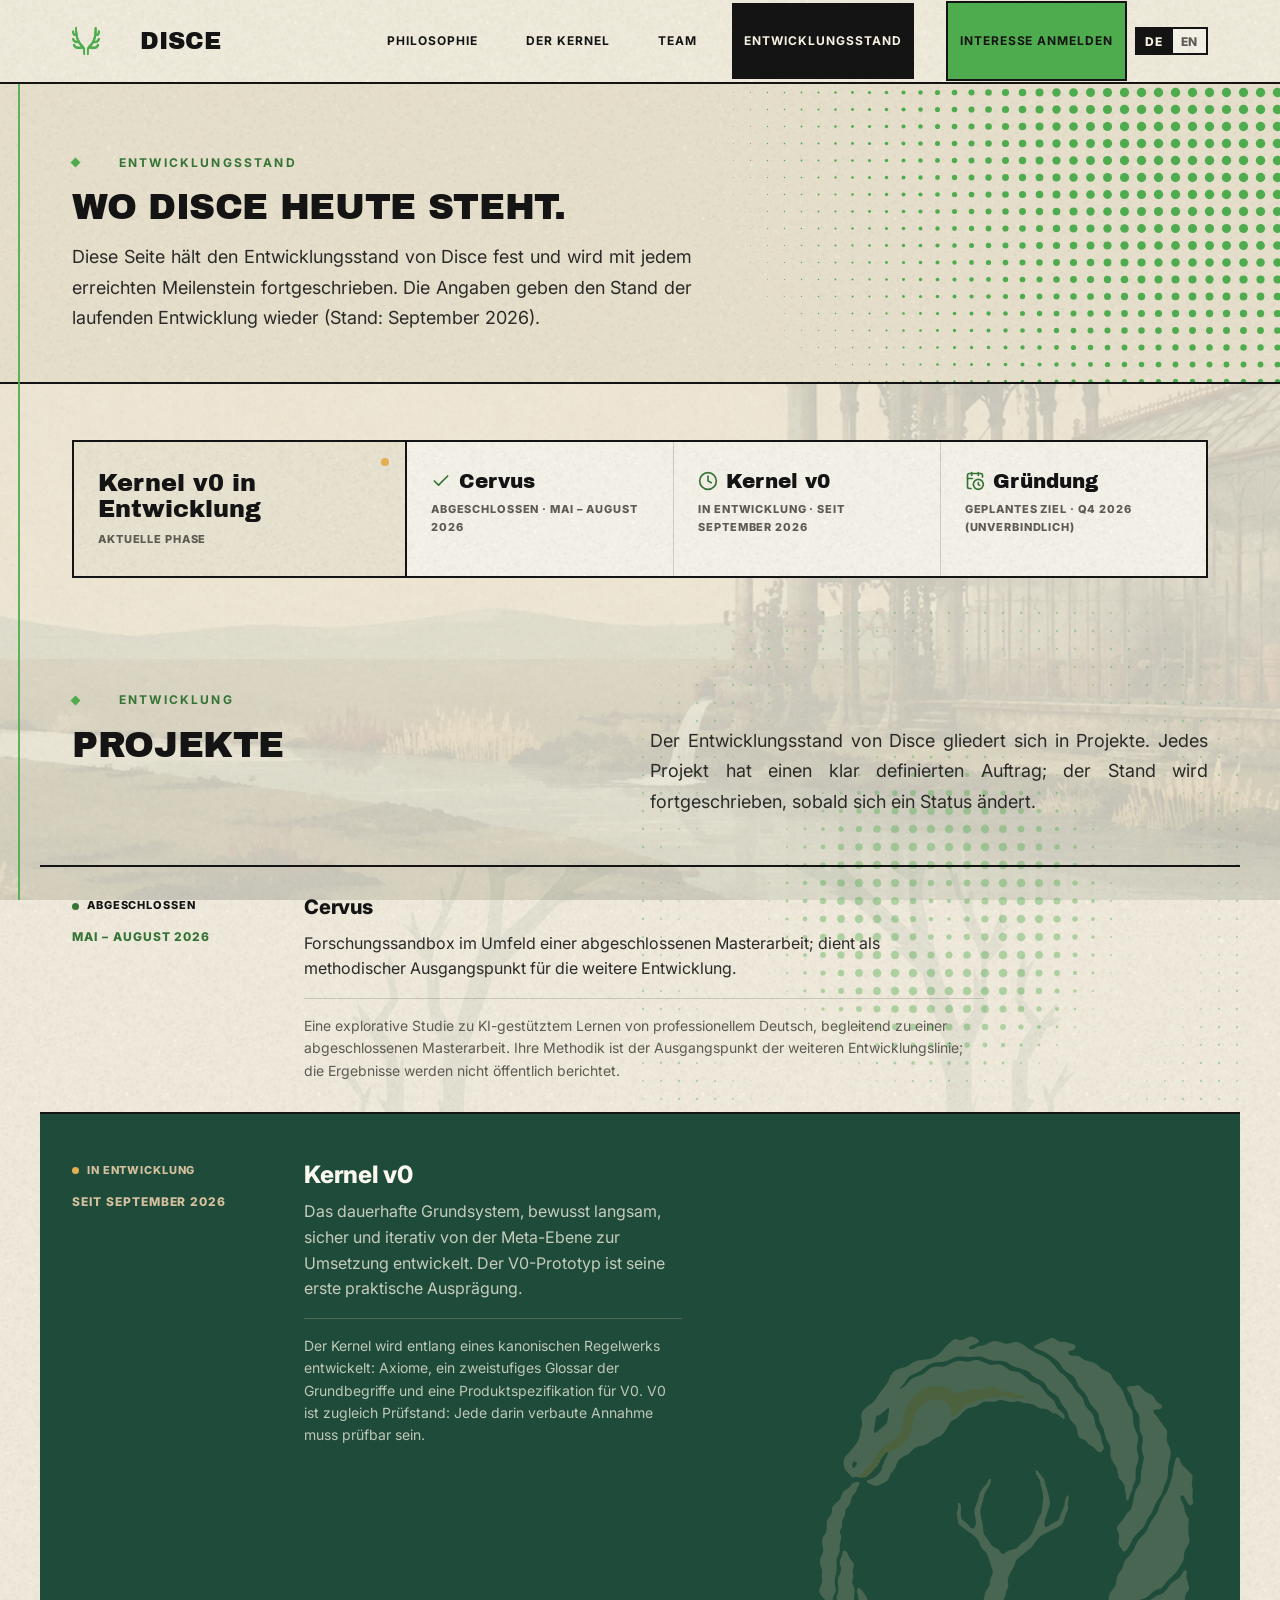
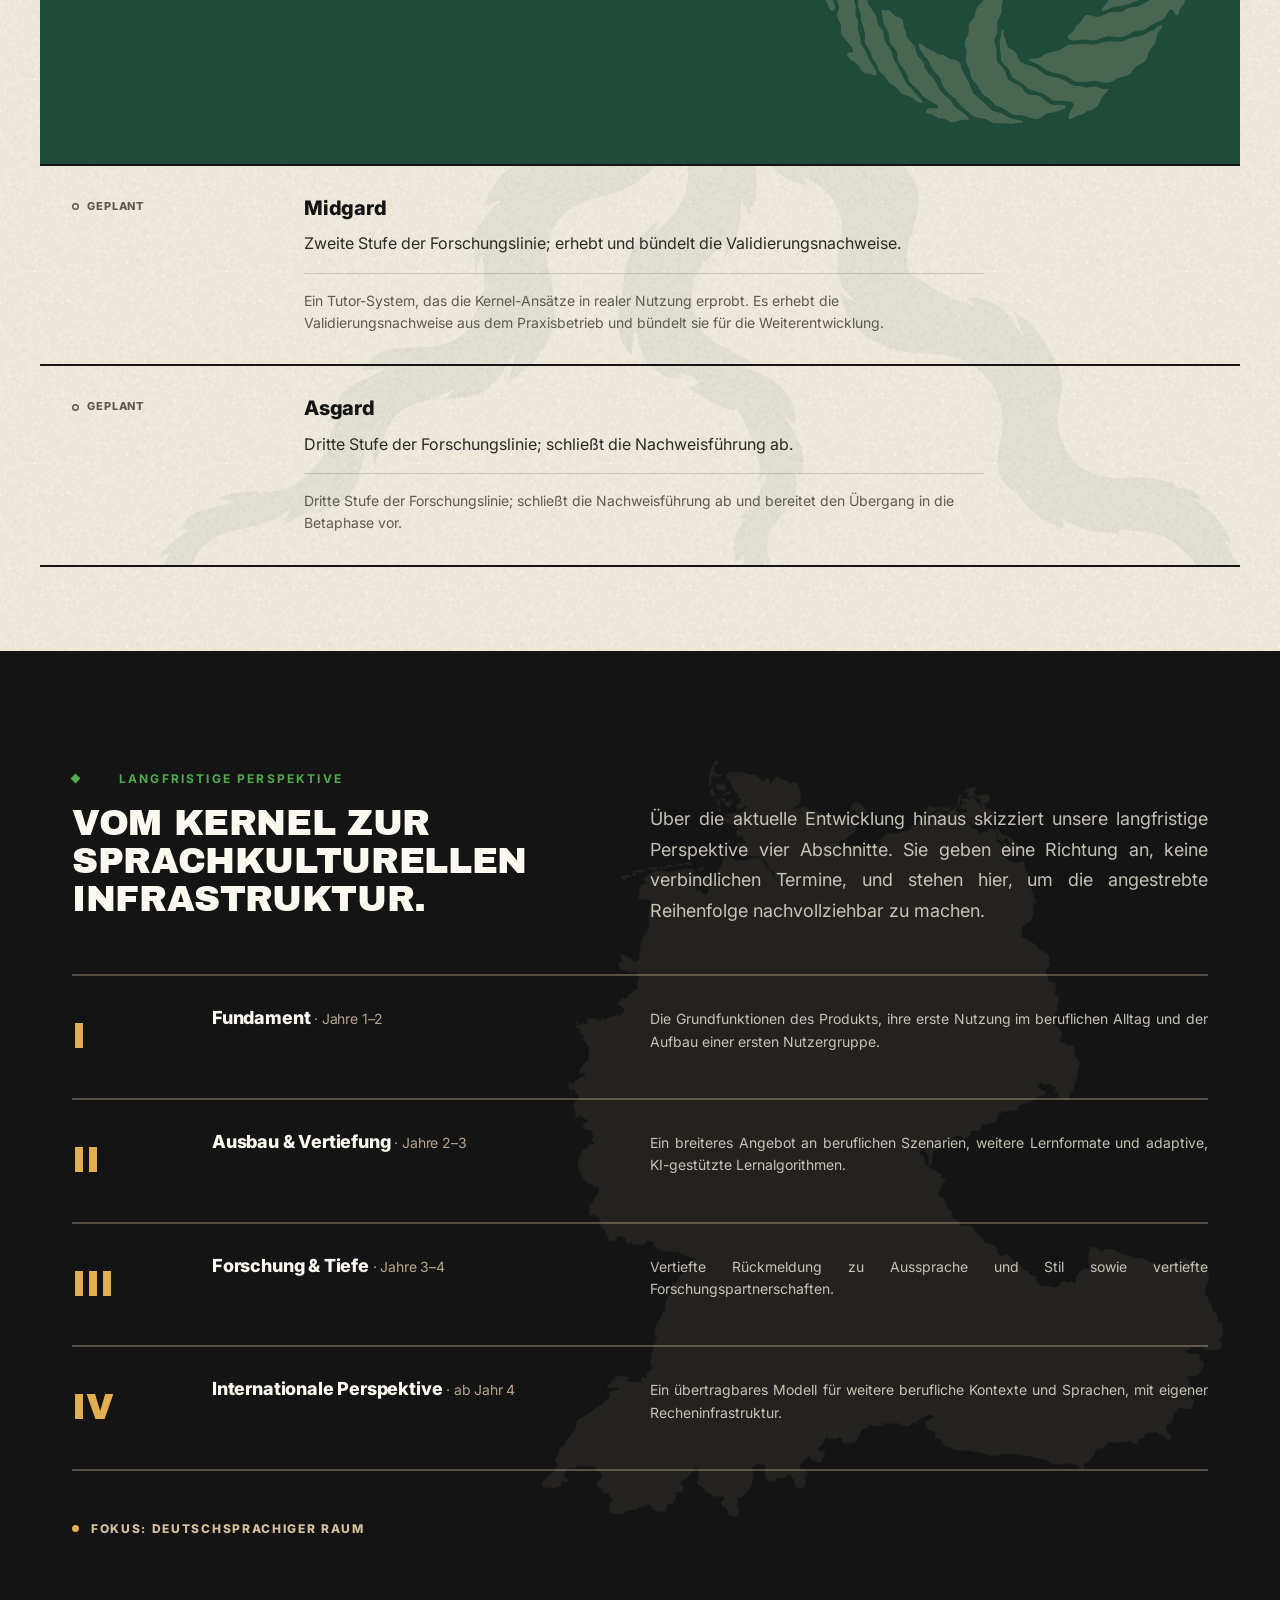
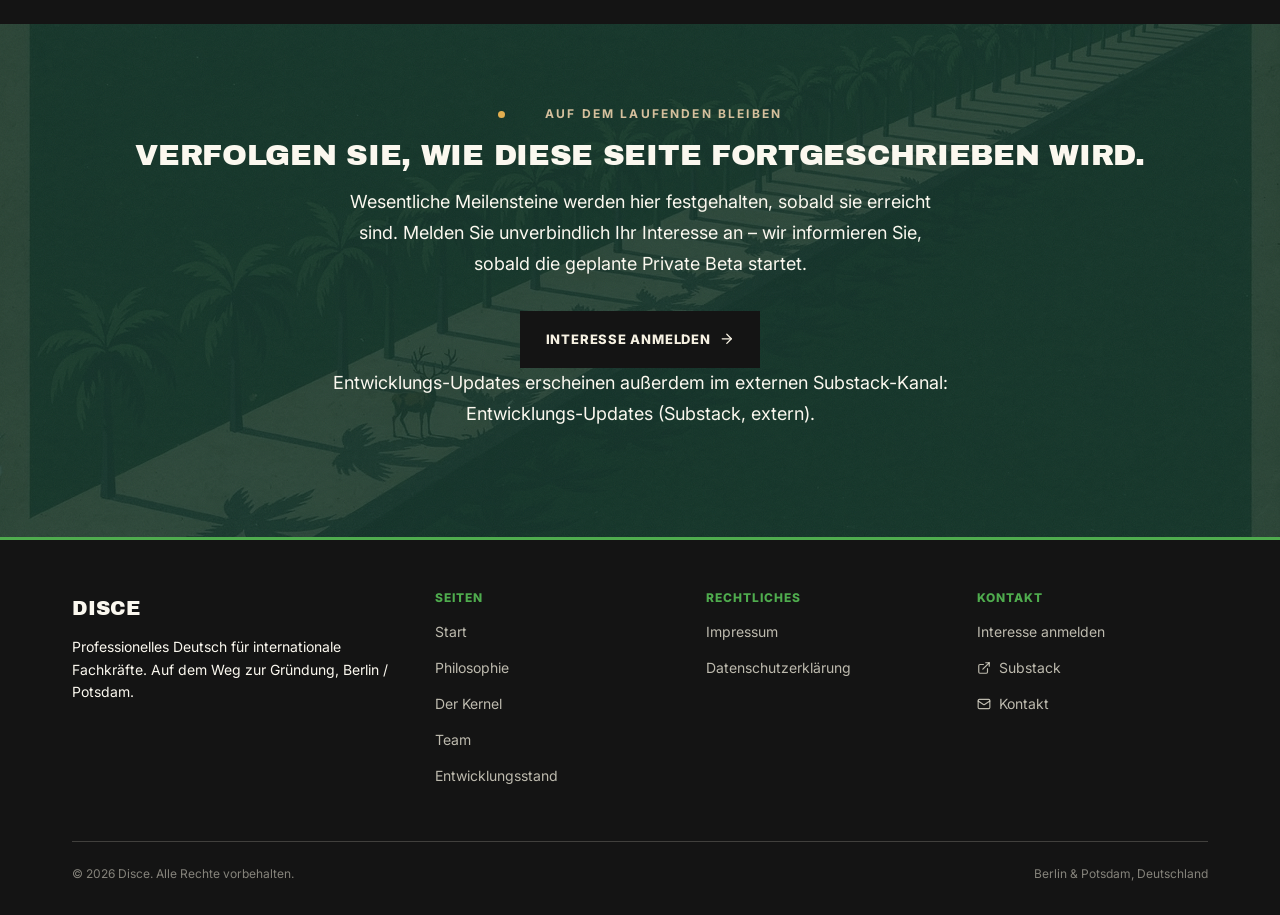
<file: status.html>
<!DOCTYPE html>
<html lang="de">
<head>
<meta charset="UTF-8">
<meta name="viewport" content="width=device-width, initial-scale=1.0">
<meta name="robots" content="noindex, nofollow">
<meta name="description" content="Der aktuelle Entwicklungsstand von Disce: Meilensteine, Roadmap und der Stand auf dem Weg zur Gründung.">
<title data-title-de="Entwicklungsstand · Disce" data-title-en="Development Status · Disce">Entwicklungsstand · Disce</title>
<script>try{if(localStorage.getItem('disce-lang')==='en'){document.documentElement.className+=' pre-en';document.documentElement.lang='en';}}catch(e){}</script>
<link rel="stylesheet" href="css/experimental.min.css">
<!-- PERF parity: preload the above-the-fold display face (PERF-01). -->
<link rel="preload" href="fonts/archivo-black-400.subset.woff2" as="font" type="font/woff2" crossorigin>
<!-- PERF parity: parallelize the generative dot-field module chain. -->
<link rel="modulepreload" href="js/generative/loader.js">
<link rel="modulepreload" href="js/generative/registry.js">
<link rel="modulepreload" href="js/generative/dot-field/index.js">
<link rel="modulepreload" href="js/generative/dot-field/composition.js">
<link rel="modulepreload" href="js/generative/dot-field/reactive.js">
<link rel="modulepreload" href="js/generative/tokens.js">
<link rel="icon" href="favicon.ico" sizes="any">
<link rel="icon" type="image/png" href="images/derived/icon-192.png" sizes="192x192">
<link rel="apple-touch-icon" href="apple-touch-icon.png">
<link rel="manifest" href="site.webmanifest">
<link rel="canonical" href="https://weltvorstellung.de/status.html">
<meta property="og:type" content="website">
<meta property="og:site_name" content="Disce">
<meta property="og:locale" content="de_DE">
<meta property="og:locale:alternate" content="en_US">
<meta property="og:title" content="Entwicklungsstand · Disce">
<meta property="og:description" content="Der aktuelle Entwicklungsstand von Disce: Meilensteine, Roadmap und der Stand auf dem Weg zur Gründung.">
<meta property="og:url" content="https://weltvorstellung.de/status.html">
<meta property="og:image" content="https://weltvorstellung.de/images/derived/og-disce-1200x630.jpg">
<meta property="og:image:width" content="1200">
<meta property="og:image:height" content="630">
<meta name="twitter:card" content="summary_large_image">
<meta name="twitter:title" content="Entwicklungsstand · Disce">
<meta name="twitter:description" content="Der aktuelle Entwicklungsstand von Disce: Meilensteine, Roadmap und der Stand auf dem Weg zur Gründung.">
<meta name="twitter:image" content="https://weltvorstellung.de/images/derived/og-disce-1200x630.jpg">
</head>
<body class="page-status">

<a class="skip-link" href="#main"><span data-lang="de">Zum Inhalt springen</span><span data-lang="en">Skip to content</span></a>

<!-- ICON-SPRITE:START (generated by scripts/sync_icon_sprite.py; do not edit by hand) -->
<svg class="icon-sprite" aria-hidden="true" focusable="false">
  <symbol id="icon-arrow-left" viewBox="0 0 24 24"><path d="m12 19-7-7 7-7"/><path d="M19 12H5"/></symbol>
  <symbol id="icon-arrow-right" viewBox="0 0 24 24"><path d="M5 12h14"/><path d="m12 5 7 7-7 7"/></symbol>
  <symbol id="icon-calendar-clock" viewBox="0 0 24 24"><path d="M16 14v2.2l1.6 1"/><path d="M16 2v3"/><path d="M21 7.338V5a2 2 0 00-2-2H5a2 2 0 00-2 2v14a2 2 0 002 2h2.338"/><path d="M3 9h5.859"/><path d="M8 2v3"/><circle cx="16" cy="16" r="6"/></symbol>
  <symbol id="icon-check" viewBox="0 0 24 24"><path d="M20 6 9 17l-5-5"/></symbol>
  <symbol id="icon-clock" viewBox="0 0 24 24"><circle cx="12" cy="12" r="10"/><path d="M12 6v6l4 2"/></symbol>
  <symbol id="icon-external-link" viewBox="0 0 24 24"><path d="M15 3h6v6"/><path d="M10 14 21 3"/><path d="M18 13v6a2 2 0 0 1-2 2H5a2 2 0 0 1-2-2V8a2 2 0 0 1 2-2h6"/></symbol>
  <symbol id="icon-mail" viewBox="0 0 24 24"><path d="m22 7-8.991 5.727a2 2 0 0 1-2.009 0L2 7"/><rect x="2" y="4" width="20" height="16" rx="2"/></symbol>
  <symbol id="icon-menu" viewBox="0 0 24 24"><path d="M4 5h16"/><path d="M4 12h16"/><path d="M4 19h16"/></symbol>
  <symbol id="icon-pause" viewBox="0 0 24 24"><rect x="14" y="3" width="5" height="18" rx="1"/><rect x="5" y="3" width="5" height="18" rx="1"/></symbol>
  <symbol id="icon-play" viewBox="0 0 24 24"><path d="M5 5a2 2 0 0 1 3.008-1.728l11.997 6.998a2 2 0 0 1 .003 3.458l-12 7A2 2 0 0 1 5 19z"/></symbol>
  <symbol id="icon-x" viewBox="0 0 24 24"><path d="M18 6 6 18"/><path d="m6 6 12 12"/></symbol>
</svg>
<!-- ICON-SPRITE:END -->


<header class="site-header">
  <div class="wrap nav">
    <a href="index.html" class="brand">
      <img class="brand-mark" src="images/antlers-green.png" alt="" aria-hidden="true">
      DISCE
    </a>
    <button class="nav-toggle" aria-label="Navigation / Menu" aria-expanded="false" aria-controls="site-nav"><svg class="icon nav-toggle-open" viewBox="0 0 24 24" aria-hidden="true" focusable="false"><use href="#icon-menu"></use></svg><svg class="icon nav-toggle-close" viewBox="0 0 24 24" aria-hidden="true" focusable="false"><use href="#icon-x"></use></svg></button>
    <nav class="nav-links" id="site-nav">
      <a href="philosophy.html"><span data-lang="de">Philosophie</span><span data-lang="en">Philosophy</span></a>
      <a href="kernel.html"><span data-lang="de">Der Kernel</span><span data-lang="en">The Kernel</span></a>
      <a href="team.html"><span data-lang="de">Team</span><span data-lang="en">Our Team</span></a>
      <a href="status.html" class="active" aria-current="page"><span data-lang="de">Entwicklungsstand</span><span data-lang="en">Development Status</span></a>
      <a href="waitlist.html#form" class="nav-cta"><span data-lang="de">Interesse anmelden</span><span data-lang="en">Register interest</span></a>
    </nav>
    <div class="lang-switch" role="group" aria-label="Sprache / Language">
      <button type="button" data-set-lang="de" aria-pressed="true">DE</button>
      <button type="button" data-set-lang="en" aria-pressed="false">EN</button>
    </div>
  </div>
</header>

<main id="main" tabindex="-1">

<section class="page-hero">
  <div class="dot-field dot-field--hero" data-gen="dot-field" data-field="bloom" data-seed="dot-bloom" aria-hidden="true"></div>
  <div class="wrap">
    <span class="eyebrow"><span data-lang="de">Entwicklungsstand</span><span data-lang="en">Development Status</span></span>
    <h1><span data-lang="de">Wo Disce heute steht.</span><span data-lang="en">Where Disce stands today.</span></h1>
    <p class="lede"><span data-lang="de">Diese Seite hält den Entwicklungsstand von Disce fest und wird mit jedem erreichten Meilenstein fortgeschrieben. Die Angaben geben den Stand der laufenden Entwicklung wieder (Stand: September 2026).</span><span data-lang="en">This page records where Disce stands and is updated as each milestone closes. The figures reflect the current state of development (as of September 2026).</span></p>
  </div>
</section>

<section class="tight status-strip">
  <div class="wrap">
    <!-- Status ledger: the current project anchors the row; the three dated
         facts read as secondary columns. -->
    <div class="status-ledger">
      <div class="status-anchor">
        <div class="status-anchor-value"><span data-lang="de">Kernel v0 in Entwicklung</span><span data-lang="en">Kernel v0 in development</span></div>
        <div class="status-anchor-label"><span data-lang="de">Aktuelle Phase</span><span data-lang="en">Current Stage</span></div>
      </div>
      <div class="status-facts">
        <div class="status-fact">
          <div class="status-fact-value"><svg class="icon" viewBox="0 0 24 24" aria-hidden="true" focusable="false"><use href="#icon-check"></use></svg>Cervus</div>
          <div class="status-fact-label"><span data-lang="de">Abgeschlossen · Mai – August 2026</span><span data-lang="en">Complete · May – August 2026</span></div>
        </div>
        <div class="status-fact">
          <div class="status-fact-value"><svg class="icon" viewBox="0 0 24 24" aria-hidden="true" focusable="false"><use href="#icon-clock"></use></svg>Kernel v0</div>
          <div class="status-fact-label"><span data-lang="de">In Entwicklung · seit September 2026</span><span data-lang="en">In development · since September 2026</span></div>
        </div>
        <div class="status-fact">
          <div class="status-fact-value"><svg class="icon" viewBox="0 0 24 24" aria-hidden="true" focusable="false"><use href="#icon-calendar-clock"></use></svg><span data-lang="de">Gründung</span><span data-lang="en">Founding</span></div>
          <div class="status-fact-label"><span data-lang="de">Geplantes Ziel · Q4 2026 (unverbindlich)</span><span data-lang="en">Planning target · Q4 2026 (non-binding)</span></div>
        </div>
      </div>
    </div>
  </div>
</section>

<section class="status-projects has-focal">
  <div class="dot-field dot-field--focal" data-gen="dot-field" data-field="arena" data-seed="dot-arena" aria-hidden="true"></div>
  <div class="wrap">
    <div class="section-head">
      <span class="eyebrow"><span data-lang="de">Entwicklung</span><span data-lang="en">Development</span></span>
      <h2><span data-lang="de">Projekte</span><span data-lang="en">Projects</span></h2>
      <p class="lede"><span data-lang="de">Der Entwicklungsstand von Disce gliedert sich in Projekte. Jedes Projekt hat einen klar definierten Auftrag; der Stand wird fortgeschrieben, sobald sich ein Status ändert.</span><span data-lang="en">The state of Disce's development is organized in projects. Each project has a clearly defined mandate; the status is updated as it changes.</span></p>
    </div>

    <!-- PROJECT SPINE. One sequence read top-to-bottom: complete -> in progress
         -> planned. Every entry shows its detail. The active Kernel v0 entry is
         the dark spotlight that hosts the ouroboros emblem. -->
    <div class="project-spine">
      <!-- PERSISTENT WORLD TREE. The larger world all projects take place in,
           as one decorative substrate behind the whole spine. Paper-coloured
           artwork on transparent ground. aria-hidden, no pointer interaction,
           no motion. Clipped to the spine. -->
      <div class="project-spine-tree" aria-hidden="true">
        <img src="images/DISCE_D02_r1_world-tree-paper-background.svg"
             alt="" width="2048" height="2048" decoding="async">
      </div>
      <article class="project-entry is-done">
        <div class="project-focus project-focus--cervus" aria-hidden="true">
          <span class="project-focus-visual project-focus-visual--antler"></span>
        </div>
        <h3 class="project-name">Cervus</h3>
        <div class="project-meta">
          <span class="status-tag done"><span data-lang="de">Abgeschlossen</span><span data-lang="en">Complete</span></span>
          <span class="project-period"><span data-lang="de">Mai – August 2026</span><span data-lang="en">May – August 2026</span></span>
        </div>
        <div class="project-body">
          <p class="project-summary"><span data-lang="de">Forschungssandbox im Umfeld einer abgeschlossenen Masterarbeit; dient als methodischer Ausgangspunkt für die weitere Entwicklung.</span><span data-lang="en">Research sandbox connected to a completed master's thesis; serves as a methodological starting point for further development.</span></p>
          <div class="project-detail">
            <p><span data-lang="de">Eine explorative Studie zu KI-gestütztem Lernen von professionellem Deutsch, begleitend zu einer abgeschlossenen Masterarbeit. Ihre Methodik ist der Ausgangspunkt der weiteren Entwicklungslinie; die Ergebnisse werden nicht öffentlich berichtet.</span><span data-lang="en">An exploratory study on AI-supported learning of professional German, accompanying a completed master's thesis. Its methodology is the starting point of the further development line; its results are not publicly reported.</span></p>
          </div>
        </div>
      </article>
      <!-- SPOTLIGHT: Kernel v0. The ouroboros is a free engraved artefact
           (images/DISCE_D01_r2_ouroboros-branching-forest.svg): transparent
           ground, no frame, no cream canvas, so it merges into the forest
           field. It appears only with the green field. Opposite the copy on
           desktop, below it on mobile. Square reserved area;
           object-fit: contain, never cropped or distorted. -->
      <article class="project-entry is-progress is-spotlight">
        <h3 class="project-name">Kernel v0</h3>
        <div class="project-meta">
          <span class="status-tag progress"><span data-lang="de">In Entwicklung</span><span data-lang="en">In Progress</span></span>
          <span class="project-period"><span data-lang="de">seit September 2026</span><span data-lang="en">since September 2026</span></span>
        </div>
        <div class="project-body">
          <div class="project-copy">
            <p class="project-summary"><span data-lang="de">Das dauerhafte Grundsystem, bewusst langsam, sicher und iterativ von der Meta-Ebene zur Umsetzung entwickelt. Der V0-Prototyp ist seine erste praktische Ausprägung.</span><span data-lang="en">The durable core system, developed deliberately, slowly and iteratively, from the meta-level toward implementation. The V0 prototype is its first practical embodiment.</span></p>
            <div class="project-detail">
              <p><span data-lang="de">Der Kernel wird entlang eines kanonischen Regelwerks entwickelt: Axiome, ein zweistufiges Glossar der Grundbegriffe und eine Produktspezifikation für V0. V0 ist zugleich Prüfstand: Jede darin verbaute Annahme muss prüfbar sein.</span><span data-lang="en">The Kernel is developed along a canonical rulebook: axioms, a two-tier glossary of core concepts, and a product specification for V0. V0 doubles as a proving ground: every assumption built into it must be testable.</span></p>
            </div>
          </div>
          <div class="kernel-ouroboros" aria-hidden="true">
            <!-- Local project mark: the cream / ochre ouroboros, shown only
                 while the Kernel field is forest green. Hidden on paper, like
                 the antler and the M / A marks; on paper the world-tree
                 substrate is the only motif. Decorative: no screen-reader
                 announcement, no pointer interaction, no keyboard focus. -->
            <img src="images/DISCE_D01_r2_ouroboros-branching-forest.svg"
                 alt="" width="2048" height="2048" decoding="async" loading="lazy">
          </div>
        </div>
      </article>
      <article class="project-entry is-planned">
        <div class="project-focus project-focus--midgard" aria-hidden="true">
          <span class="project-focus-visual project-focus-visual--letter">M</span>
        </div>
        <h3 class="project-name">Midgard</h3>
        <div class="project-meta">
          <span class="status-tag planned"><span data-lang="de">Geplant</span><span data-lang="en">Planned</span></span>
        </div>
        <div class="project-body">
          <p class="project-summary"><span data-lang="de">Zweite Stufe der Forschungslinie; erhebt und bündelt die Validierungsnachweise.</span><span data-lang="en">Second stage of the research line; gathers and consolidates the validation evidence.</span></p>
          <div class="project-detail">
            <p><span data-lang="de">Ein Tutor-System, das die Kernel-Ansätze in realer Nutzung erprobt. Es erhebt die Validierungsnachweise aus dem Praxisbetrieb und bündelt sie für die Weiterentwicklung.</span><span data-lang="en">A tutor system that trials the kernel approaches in real use. It gathers validation evidence from live operation and consolidates it for further development.</span></p>
          </div>
        </div>
      </article>
      <article class="project-entry is-planned">
        <div class="project-focus project-focus--asgard" aria-hidden="true">
          <span class="project-focus-visual project-focus-visual--letter">A</span>
        </div>
        <h3 class="project-name">Asgard</h3>
        <div class="project-meta">
          <span class="status-tag planned"><span data-lang="de">Geplant</span><span data-lang="en">Planned</span></span>
        </div>
        <div class="project-body">
          <p class="project-summary"><span data-lang="de">Dritte Stufe der Forschungslinie; schließt die Nachweisführung ab.</span><span data-lang="en">Third stage of the research line; completes the evidence base.</span></p>
          <div class="project-detail">
            <p><span data-lang="de">Dritte Stufe der Forschungslinie; schließt die Nachweisführung ab und bereitet den Übergang in die Betaphase vor.</span><span data-lang="en">Third stage of the research line; completes the evidence base and prepares the transition into the beta phase.</span></p>
          </div>
        </div>
      </article>
      <!-- (Reserved for a future phase; not rendered.) -->
    </div>
  </div>
</section>

<div class="divider"></div>

<!-- Long-range vision as the page's dark counterpoint. The map is a large,
     low-opacity parchment watermark anchored to the right. It is decorative. -->
<section class="bg-forest long-range no-halftone">
  <div class="long-range-map" aria-hidden="true"></div>
  <div class="wrap">
    <div class="section-head">
      <span class="eyebrow"><span data-lang="de">Langfristige Perspektive</span><span data-lang="en">Long-Range Vision</span></span>
      <h2><span data-lang="de">Vom Kernel zur sprachkulturellen Infrastruktur.</span><span data-lang="en">From the Kernel to language-culture infrastructure.</span></h2>
      <p class="lede"><span data-lang="de">Über die aktuelle Entwicklung hinaus skizziert unsere langfristige Perspektive vier Abschnitte. Sie geben eine Richtung an, keine verbindlichen Termine, und stehen hier, um die angestrebte Reihenfolge nachvollziehbar zu machen.</span><span data-lang="en">Beyond current development, our long-range perspective sketches four phases. These are directional, not committed timelines, and are included here to make the intended sequence understandable.</span></p>
    </div>
    <div class="process-list">
      <div class="process-item">
        <div class="step-num">I</div>
        <div>
          <h3><span data-lang="de">Fundament</span><span data-lang="en">Foundation</span> <span class="process-period"><span data-lang="de">· Jahre 1–2</span><span data-lang="en">· Years 1–2</span></span></h3>
          <p><span data-lang="de">Die Grundfunktionen des Produkts, ihre erste Nutzung im beruflichen Alltag und der Aufbau einer ersten Nutzergruppe.</span><span data-lang="en">The product's core functions, their first use in professional life, and the building of an initial user group.</span></p>
        </div>
      </div>
      <div class="process-item">
        <div class="step-num">II</div>
        <div>
          <h3><span data-lang="de">Ausbau &amp; Vertiefung</span><span data-lang="en">Expansion &amp; Depth</span> <span class="process-period"><span data-lang="de">· Jahre 2–3</span><span data-lang="en">· Years 2–3</span></span></h3>
          <p><span data-lang="de">Ein breiteres Angebot an beruflichen Szenarien, weitere Lernformate und adaptive, KI-gestützte Lernalgorithmen.</span><span data-lang="en">A broader range of professional scenarios, additional learning formats, and adaptive, AI-supported learning algorithms.</span></p>
        </div>
      </div>
      <div class="process-item">
        <div class="step-num">III</div>
        <div>
          <h3><span data-lang="de">Forschung &amp; Tiefe</span><span data-lang="en">Research &amp; Depth</span> <span class="process-period"><span data-lang="de">· Jahre 3–4</span><span data-lang="en">· Years 3–4</span></span></h3>
          <p><span data-lang="de">Vertiefte Rückmeldung zu Aussprache und Stil sowie vertiefte Forschungspartnerschaften.</span><span data-lang="en">Deeper feedback on pronunciation and style, and deeper research partnerships.</span></p>
        </div>
      </div>
      <div class="process-item">
        <div class="step-num">IV</div>
        <div>
          <h3><span data-lang="de">Internationale Perspektive</span><span data-lang="en">International Perspective</span> <span class="process-period"><span data-lang="de">· ab Jahr 4</span><span data-lang="en">· Year 4+</span></span></h3>
          <p><span data-lang="de">Ein übertragbares Modell für weitere berufliche Kontexte und Sprachen, mit eigener Recheninfrastruktur.</span><span data-lang="en">A transferable model for further professional contexts and languages, with own compute infrastructure.</span></p>
        </div>
      </div>
    </div>
    <p class="region-caption"><span class="region-caption-dot" aria-hidden="true"></span><span data-lang="de">Fokus: deutschsprachiger Raum</span><span data-lang="en">Focus: German-speaking region</span></p>
  </div>
</section>

<!-- CLOSING BAND: the closing call to register interest. Kept static and
     self-contained (markup = .cta-band + .cta-band-bg). -->
<section class="cta-band">
  <picture class="cta-band-bg">
    <source type="image/avif" sizes="100vw"
      srcset="images/derived/DISCE_B04_r4_causeway-palms-768.avif 768w, images/derived/DISCE_B04_r4_causeway-palms-1280.avif 1280w, images/derived/DISCE_B04_r4_causeway-palms-1824.avif 1824w">
    <source type="image/webp" sizes="100vw"
      srcset="images/derived/DISCE_B04_r4_causeway-palms-768.webp 768w, images/derived/DISCE_B04_r4_causeway-palms-1280.webp 1280w, images/derived/DISCE_B04_r4_causeway-palms-1824.webp 1824w">
    <img src="images/DISCE_B04_r4_causeway-palms.png" alt="" width="1824" height="1024" loading="lazy" decoding="async">
  </picture>
  <div class="wrap">
    <span class="eyebrow"><span data-lang="de">Auf dem Laufenden bleiben</span><span data-lang="en">Stay Informed</span></span>
    <h2><span data-lang="de">Verfolgen Sie, wie diese Seite fortgeschrieben wird.</span><span data-lang="en">Follow along as this page updates.</span></h2>
    <p class="lede"><span data-lang="de">Wesentliche Meilensteine werden hier festgehalten, sobald sie erreicht sind. Melden Sie unverbindlich Ihr Interesse an – wir informieren Sie, sobald die geplante Private Beta startet.</span><span data-lang="en">Substantive milestones will be reflected here as they close. Register your interest – we will inform you when the planned private beta starts.</span></p>
    <a href="waitlist.html#form" class="btn-primary"><span data-lang="de">Interesse anmelden</span><span data-lang="en">Register interest</span><svg class="icon" viewBox="0 0 24 24" aria-hidden="true" focusable="false"><use href="#icon-arrow-right"></use></svg></a>
    <p class="lede"><span data-lang="de">Entwicklungs-Updates erscheinen außerdem im externen Substack-Kanal: <a href="https://disce.substack.com" target="_blank" rel="noopener">Entwicklungs-Updates (Substack, extern)</a>.</span><span data-lang="en">Development updates are also published on the external Substack channel: <a href="https://disce.substack.com" target="_blank" rel="noopener">development updates (Substack, external)</a>.</span></p>
  </div>
</section>

</main>

<footer class="site-footer">
  <div class="wrap">
    <div class="footer-grid">
      <div>
        <div class="footer-brand">DISCE</div>
        <p class="footer-tag"><span data-lang="de">Professionelles Deutsch für internationale Fachkräfte. Auf dem Weg zur Gründung, Berlin / Potsdam.</span><span data-lang="en">Professional German for internationals. Building toward incorporation, Berlin / Potsdam.</span></p>
      </div>
      <div class="footer-col">
        <h2><span data-lang="de">Seiten</span><span data-lang="en">Site</span></h2>
        <a href="index.html"><span data-lang="de">Start</span><span data-lang="en">Home</span></a>
        <a href="philosophy.html"><span data-lang="de">Philosophie</span><span data-lang="en">Philosophy</span></a>
        <a href="kernel.html"><span data-lang="de">Der Kernel</span><span data-lang="en">The Kernel</span></a>
        <a href="team.html"><span data-lang="de">Team</span><span data-lang="en">Our Team</span></a>
        <a href="status.html"><span data-lang="de">Entwicklungsstand</span><span data-lang="en">Development Status</span></a>
      </div>
      <div class="footer-col">
        <h2><span data-lang="de">Rechtliches</span><span data-lang="en">Legal</span></h2>
        <a href="impressum.html">Impressum</a>
        <a href="datenschutz.html">Datenschutzerkl&auml;rung</a>
      </div>
      <div class="footer-col">
        <h2><span data-lang="de">Kontakt</span><span data-lang="en">Connect</span></h2>
        <a href="waitlist.html#form"><span data-lang="de">Interesse anmelden</span><span data-lang="en">Register interest</span></a>
        <a href="https://disce.substack.com" target="_blank" rel="noopener"><svg class="icon" viewBox="0 0 24 24" aria-hidden="true" focusable="false"><use href="#icon-external-link"></use></svg>Substack</a>
        <a href="mailto:medien@weltvorstellung.de"><svg class="icon icon--lead" viewBox="0 0 24 24" aria-hidden="true" focusable="false"><use href="#icon-mail"></use></svg><span data-lang="de">Kontakt</span><span data-lang="en">Contact</span></a>
      </div>
    </div>
    <div class="footer-bottom">
      <span><span data-lang="de">© 2026 Disce. Alle Rechte vorbehalten.</span><span data-lang="en">© 2026 Disce. All rights reserved.</span></span>
      <span><span data-lang="de">Berlin &amp; Potsdam, Deutschland</span><span data-lang="en">Berlin &amp; Potsdam, Germany</span></span>
    </div>
  </div>
</footer>

<script src="js/site.js"></script>
<script type="module" src="js/generative/loader.js"></script>
</body>
</html>
</file>
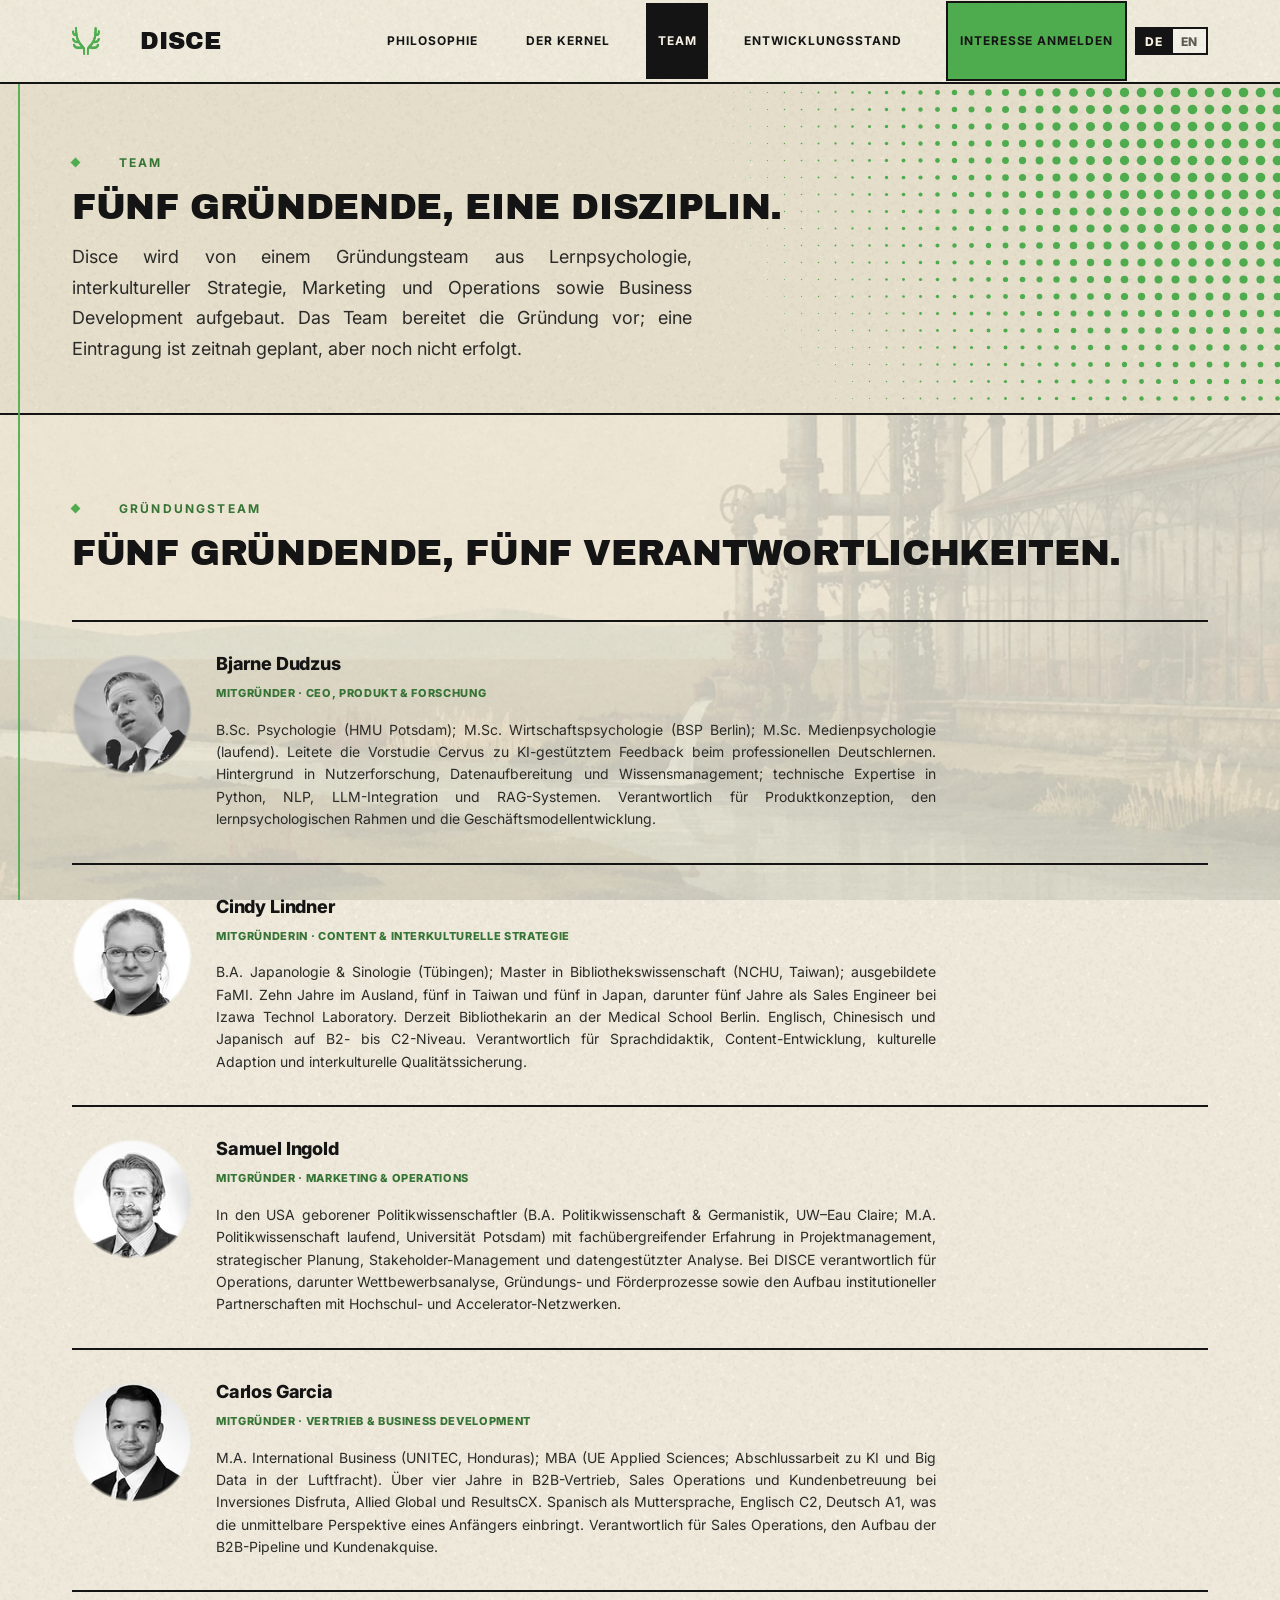
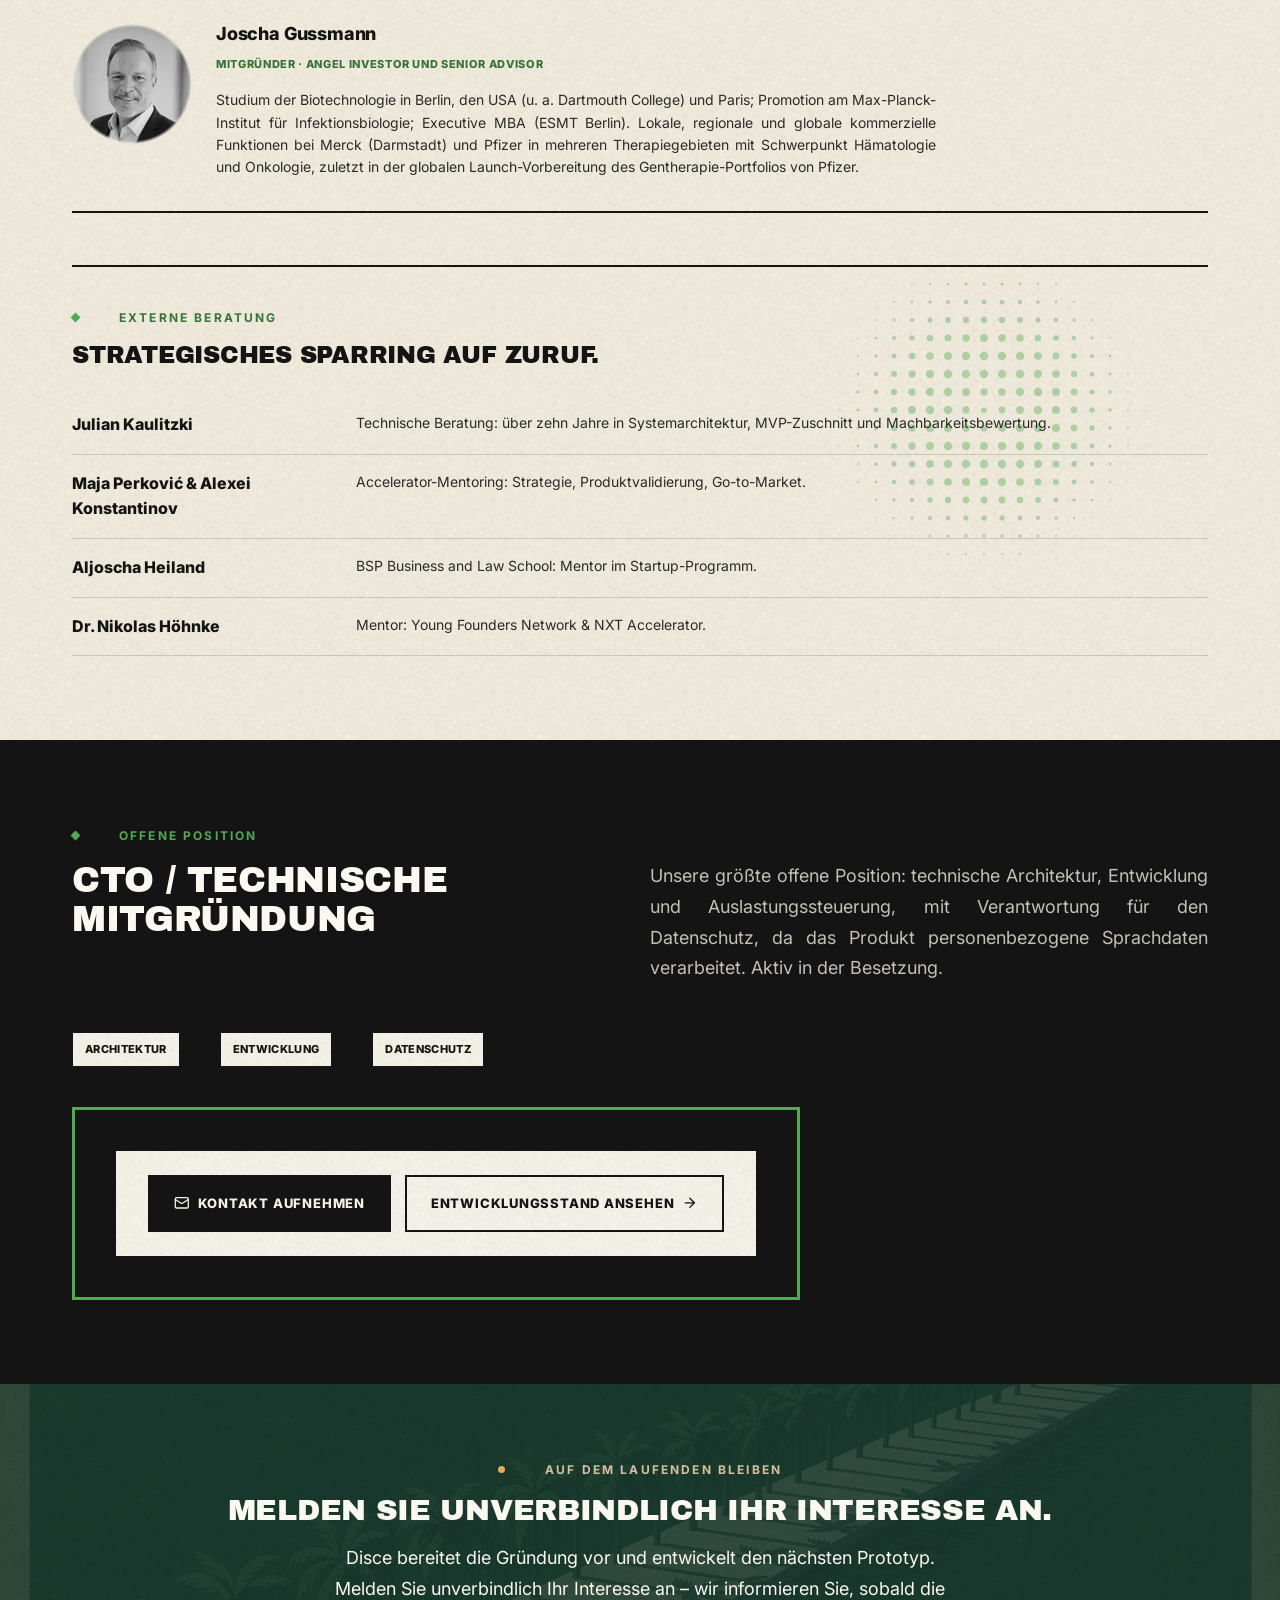
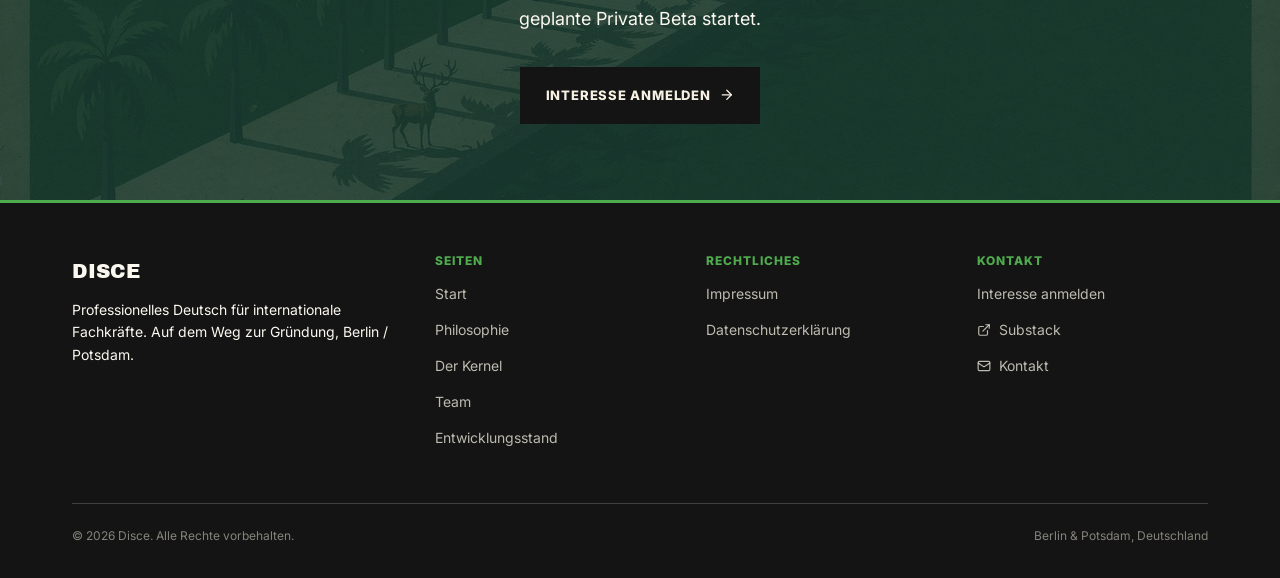
<file: team.html>
<!DOCTYPE html>
<html lang="de">
<head>
<meta charset="UTF-8">
<meta name="viewport" content="width=device-width, initial-scale=1.0">
<meta name="robots" content="noindex, nofollow">
<meta name="description" content="Das Gründungsteam von Disce: die Menschen hinter dem Projekt, ihre Hintergründe und Rollen auf dem Weg zur Gründung.">
<title data-title-de="Team · Disce" data-title-en="Our Team · Disce">Team · Disce</title>
<script>try{if(localStorage.getItem('disce-lang')==='en'){document.documentElement.className+=' pre-en';document.documentElement.lang='en';}}catch(e){}</script>
<link rel="stylesheet" href="css/experimental.min.css">
<!-- PERF parity: preload the above-the-fold display face (PERF-01). -->
<link rel="preload" href="fonts/archivo-black-400.subset.woff2" as="font" type="font/woff2" crossorigin>
<!-- PERF parity: parallelize the generative dot-field module chain. -->
<link rel="modulepreload" href="js/generative/loader.js">
<link rel="modulepreload" href="js/generative/registry.js">
<link rel="modulepreload" href="js/generative/dot-field/index.js">
<link rel="modulepreload" href="js/generative/dot-field/composition.js">
<link rel="modulepreload" href="js/generative/dot-field/reactive.js">
<link rel="modulepreload" href="js/generative/tokens.js">
<link rel="icon" href="favicon.ico" sizes="any">
<link rel="icon" type="image/png" href="images/derived/icon-192.png" sizes="192x192">
<link rel="apple-touch-icon" href="apple-touch-icon.png">
<link rel="manifest" href="site.webmanifest">
<link rel="canonical" href="https://weltvorstellung.de/team.html">
<meta property="og:type" content="website">
<meta property="og:site_name" content="Disce">
<meta property="og:locale" content="de_DE">
<meta property="og:locale:alternate" content="en_US">
<meta property="og:title" content="Team · Disce">
<meta property="og:description" content="Das Gründungsteam von Disce: die Menschen hinter dem Projekt, ihre Hintergründe und Rollen auf dem Weg zur Gründung.">
<meta property="og:url" content="https://weltvorstellung.de/team.html">
<meta property="og:image" content="https://weltvorstellung.de/images/derived/og-disce-1200x630.jpg">
<meta property="og:image:width" content="1200">
<meta property="og:image:height" content="630">
<meta name="twitter:card" content="summary_large_image">
<meta name="twitter:title" content="Team · Disce">
<meta name="twitter:description" content="Das Gründungsteam von Disce: die Menschen hinter dem Projekt, ihre Hintergründe und Rollen auf dem Weg zur Gründung.">
<meta name="twitter:image" content="https://weltvorstellung.de/images/derived/og-disce-1200x630.jpg">
</head>
<body>

<a class="skip-link" href="#main"><span data-lang="de">Zum Inhalt springen</span><span data-lang="en">Skip to content</span></a>

<!-- ICON-SPRITE:START (generated by scripts/sync_icon_sprite.py; do not edit by hand) -->
<svg class="icon-sprite" aria-hidden="true" focusable="false">
  <symbol id="icon-arrow-left" viewBox="0 0 24 24"><path d="m12 19-7-7 7-7"/><path d="M19 12H5"/></symbol>
  <symbol id="icon-arrow-right" viewBox="0 0 24 24"><path d="M5 12h14"/><path d="m12 5 7 7-7 7"/></symbol>
  <symbol id="icon-calendar-clock" viewBox="0 0 24 24"><path d="M16 14v2.2l1.6 1"/><path d="M16 2v3"/><path d="M21 7.338V5a2 2 0 00-2-2H5a2 2 0 00-2 2v14a2 2 0 002 2h2.338"/><path d="M3 9h5.859"/><path d="M8 2v3"/><circle cx="16" cy="16" r="6"/></symbol>
  <symbol id="icon-check" viewBox="0 0 24 24"><path d="M20 6 9 17l-5-5"/></symbol>
  <symbol id="icon-clock" viewBox="0 0 24 24"><circle cx="12" cy="12" r="10"/><path d="M12 6v6l4 2"/></symbol>
  <symbol id="icon-external-link" viewBox="0 0 24 24"><path d="M15 3h6v6"/><path d="M10 14 21 3"/><path d="M18 13v6a2 2 0 0 1-2 2H5a2 2 0 0 1-2-2V8a2 2 0 0 1 2-2h6"/></symbol>
  <symbol id="icon-mail" viewBox="0 0 24 24"><path d="m22 7-8.991 5.727a2 2 0 0 1-2.009 0L2 7"/><rect x="2" y="4" width="20" height="16" rx="2"/></symbol>
  <symbol id="icon-menu" viewBox="0 0 24 24"><path d="M4 5h16"/><path d="M4 12h16"/><path d="M4 19h16"/></symbol>
  <symbol id="icon-pause" viewBox="0 0 24 24"><rect x="14" y="3" width="5" height="18" rx="1"/><rect x="5" y="3" width="5" height="18" rx="1"/></symbol>
  <symbol id="icon-play" viewBox="0 0 24 24"><path d="M5 5a2 2 0 0 1 3.008-1.728l11.997 6.998a2 2 0 0 1 .003 3.458l-12 7A2 2 0 0 1 5 19z"/></symbol>
  <symbol id="icon-x" viewBox="0 0 24 24"><path d="M18 6 6 18"/><path d="m6 6 12 12"/></symbol>
</svg>
<!-- ICON-SPRITE:END -->

<header class="site-header">
  <div class="wrap nav">
    <a href="index.html" class="brand">
      <img class="brand-mark" src="images/antlers-green.png" alt="" aria-hidden="true">
      DISCE
    </a>
    <button class="nav-toggle" aria-label="Navigation / Menu" aria-expanded="false" aria-controls="site-nav"><svg class="icon nav-toggle-open" viewBox="0 0 24 24" aria-hidden="true" focusable="false"><use href="#icon-menu"></use></svg><svg class="icon nav-toggle-close" viewBox="0 0 24 24" aria-hidden="true" focusable="false"><use href="#icon-x"></use></svg></button>
    <nav class="nav-links" id="site-nav">
      <a href="philosophy.html"><span data-lang="de">Philosophie</span><span data-lang="en">Philosophy</span></a>
      <a href="kernel.html"><span data-lang="de">Der Kernel</span><span data-lang="en">The Kernel</span></a>
      <a href="team.html" class="active" aria-current="page"><span data-lang="de">Team</span><span data-lang="en">Our Team</span></a>
      <a href="status.html"><span data-lang="de">Entwicklungsstand</span><span data-lang="en">Development Status</span></a>
      <a href="waitlist.html#form" class="nav-cta"><span data-lang="de">Interesse anmelden</span><span data-lang="en">Register interest</span></a>
    </nav>
    <div class="lang-switch" role="group" aria-label="Sprache / Language">
      <button type="button" data-set-lang="de" aria-pressed="true">DE</button>
      <button type="button" data-set-lang="en" aria-pressed="false">EN</button>
    </div>
  </div>
</header>

<main id="main" tabindex="-1">

<section class="page-hero">
  <div class="dot-field dot-field--hero" data-gen="dot-field" data-field="bloom" data-seed="dot-bloom" aria-hidden="true"></div>
  <div class="wrap">
    <span class="eyebrow"><span data-lang="de">Team</span><span data-lang="en">Our Team</span></span>
    <h1><span data-lang="de">Fünf Gründende, eine Disziplin.</span><span data-lang="en">Five founders, one discipline.</span></h1>
    <p class="lede"><span data-lang="de">Disce wird von einem Gründungsteam aus Lernpsychologie, interkultureller Strategie, Marketing und Operations sowie Business Development aufgebaut. Das Team bereitet die Gründung vor; eine Eintragung ist zeitnah geplant, aber noch nicht erfolgt.</span><span data-lang="en">Disce is built by a founding team spanning learning psychology, intercultural strategy, marketing and operations, and business development. The team is preparing for incorporation; a registration is planned soon but has not yet taken place.</span></p>
  </div>
</section>

<section>
  <div class="wrap">
    <div class="section-head">
      <span class="eyebrow"><span data-lang="de">Gründungsteam</span><span data-lang="en">Founding Team</span></span>
      <h2><span data-lang="de">Fünf Gründende, fünf Verantwortlich&shy;keiten.</span><span data-lang="en">Five founders, five responsibilities.</span></h2>
    </div>

    <!-- Founder roster: each entry is a ruled row with a uniform 120px
         square black-and-white portrait, name, role and bio. Portraits are
         decorative (alt="") because the adjacent heading carries the name. -->
    <div class="team-roster">

      <article class="team-member">
        <picture class="team-member-photo">
          <source type="image/avif" srcset="images/derived/team-bjarne-120.avif 1x, images/derived/team-bjarne-240.avif 2x">
          <source type="image/webp" srcset="images/derived/team-bjarne-120.webp 1x, images/derived/team-bjarne-240.webp 2x">
          <img src="images/team/bjarne.jpg" alt="" width="120" height="120" loading="lazy" decoding="async">
        </picture>
        <div class="team-member-body">
          <h3>Bjarne Dudzus</h3>
          <span class="team-member-role"><span data-lang="de">Mitgründer · CEO, Produkt &amp; Forschung</span><span data-lang="en">Co-Founder · CEO, Product &amp; Research</span></span>
          <p><span data-lang="de">B.Sc. Psychologie (HMU Potsdam); M.Sc. Wirtschaftspsychologie (BSP Berlin); M.Sc. Medienpsychologie (laufend). Leitete die Vorstudie Cervus zu KI-gestütztem Feedback beim professionellen Deutschlernen. Hintergrund in Nutzerforschung, Datenaufbereitung und Wissensmanagement; technische Expertise in Python, NLP, LLM-Integration und RAG-Systemen. Verantwortlich für Produktkonzeption, den lernpsychologischen Rahmen und die Geschäftsmodellentwicklung.</span><span data-lang="en">B.Sc. Psychology (HMU Potsdam); M.Sc. Business Psychology (BSP Berlin); M.Sc. Media Psychology (in progress). Led the Cervus pilot study on AI-supported feedback for professional German learning. Background in user research, data preparation, and knowledge management; technical expertise in Python, NLP, LLM integration, and RAG systems. Responsible for product conception, the learning-psychology framework, and business-model development.</span></p>
        </div>
      </article>

      <article class="team-member">
        <picture class="team-member-photo">
          <source type="image/avif" srcset="images/derived/team-cindy-120.avif 1x, images/derived/team-cindy-240.avif 2x">
          <source type="image/webp" srcset="images/derived/team-cindy-120.webp 1x, images/derived/team-cindy-240.webp 2x">
          <img src="images/team/cindy.jpg" alt="" width="120" height="120" loading="lazy" decoding="async">
        </picture>
        <div class="team-member-body">
          <h3>Cindy Lindner</h3>
          <span class="team-member-role"><span data-lang="de">Mitgründerin · Content &amp; interkulturelle Strategie</span><span data-lang="en">Co-Founder · Content &amp; Intercultural Strategy</span></span>
          <p><span data-lang="de">B.A. Japanologie &amp; Sinologie (Tübingen); Master in Bibliothekswissenschaft (NCHU, Taiwan); ausgebildete FaMI. Zehn Jahre im Ausland, fünf in Taiwan und fünf in Japan, darunter fünf Jahre als Sales Engineer bei Izawa Technol Laboratory. Derzeit Bibliothekarin an der Medical School Berlin. Englisch, Chinesisch und Japanisch auf B2- bis C2-Niveau. Verantwortlich für Sprachdidaktik, Content-Entwicklung, kulturelle Adaption und interkulturelle Qualitätssicherung.</span><span data-lang="en">B.A. Japanese &amp; Chinese Studies (Tübingen); Master's in Library Science (NCHU, Taiwan); trained media and information services specialist (FaMI). Ten years abroad, five in Taiwan and five in Japan, including five years as a sales engineer at Izawa Technol Laboratory. Currently a librarian at Medical School Berlin. English, Chinese, and Japanese at B2–C2 level. Responsible for language pedagogy, content development, cultural adaptation, and intercultural quality assurance.</span></p>
        </div>
      </article>

      <article class="team-member">
        <picture class="team-member-photo">
          <source type="image/avif" srcset="images/derived/team-samuel-120.avif 1x, images/derived/team-samuel-240.avif 2x">
          <source type="image/webp" srcset="images/derived/team-samuel-120.webp 1x, images/derived/team-samuel-240.webp 2x">
          <img src="images/team/samuel.jpg" alt="" width="120" height="120" loading="lazy" decoding="async">
        </picture>
        <div class="team-member-body">
          <h3>Samuel Ingold</h3>
          <span class="team-member-role"><span data-lang="de">Mitgründer · Marketing &amp; Operations</span><span data-lang="en">Co-Founder · Marketing &amp; Operations</span></span>
          <p><span data-lang="de">In den USA geborener Politikwissenschaftler (B.A. Politikwissenschaft &amp; Germanistik, UW–Eau Claire; M.A. Politikwissenschaft laufend, Universität Potsdam) mit fachübergreifender Erfahrung in Projektmanagement, strategischer Planung, Stakeholder-Management und datengestützter Analyse. Bei DISCE verantwortlich für Operations, darunter Wettbewerbsanalyse, Gründungs- und Förderprozesse sowie den Aufbau institutioneller Partnerschaften mit Hochschul- und Accelerator-Netzwerken.</span><span data-lang="en">US-born political scientist (B.A. Political Science &amp; German, UW–Eau Claire; M.A. Political Science in progress, University of Potsdam) with cross-functional experience in project management, strategic planning, stakeholder management, and data-driven analysis. At DISCE, responsible for operations, including competitive analysis, company formation and funding processes, and building institutional partnerships with university and accelerator networks.</span></p>
        </div>
      </article>

      <article class="team-member">
        <picture class="team-member-photo">
          <source type="image/avif" srcset="images/derived/team-carlos-120.avif 1x, images/derived/team-carlos-240.avif 2x">
          <source type="image/webp" srcset="images/derived/team-carlos-120.webp 1x, images/derived/team-carlos-240.webp 2x">
          <img src="images/team/carlos.jpg" alt="" width="120" height="120" loading="lazy" decoding="async">
        </picture>
        <div class="team-member-body">
          <h3>Carlos Garcia</h3>
          <span class="team-member-role"><span data-lang="de">Mitgründer · Vertrieb &amp; Business Development</span><span data-lang="en">Co-Founder · Sales &amp; Business Development</span></span>
          <p><span data-lang="de">M.A. International Business (UNITEC, Honduras); MBA (UE Applied Sciences; Abschlussarbeit zu KI und Big Data in der Luftfracht). Über vier Jahre in B2B-Vertrieb, Sales Operations und Kundenbetreuung bei Inversiones Disfruta, Allied Global und ResultsCX. Spanisch als Muttersprache, Englisch C2, Deutsch A1, was die unmittelbare Perspektive eines Anfängers einbringt. Verantwortlich für Sales Operations, den Aufbau der B2B-Pipeline und Kundenakquise.</span><span data-lang="en">M.A. International Business (UNITEC, Honduras); MBA (UE Applied Sciences; thesis on AI and Big Data in air freight). More than four years in B2B sales, sales operations, and client management at Inversiones Disfruta, Allied Global, and ResultsCX. Native Spanish speaker; English C2, German A1, which gives him a beginner's first-hand perspective on learning German. Responsible for sales operations, building the B2B pipeline, and client acquisition.</span></p>
        </div>
      </article>

      <article class="team-member">
        <picture class="team-member-photo">
          <source type="image/avif" srcset="images/derived/team-joscha-120.avif 1x, images/derived/team-joscha-240.avif 2x">
          <source type="image/webp" srcset="images/derived/team-joscha-120.webp 1x, images/derived/team-joscha-240.webp 2x">
          <img src="images/team/joscha.jpg" alt="" width="120" height="120" loading="lazy" decoding="async">
        </picture>
        <div class="team-member-body">
          <h3>Joscha Gussmann</h3>
          <span class="team-member-role"><span data-lang="de">Mitgründer · Angel Investor und Senior Advisor</span><span data-lang="en">Co-Founder · Angel Investor and Senior Advisor</span></span>
          <p><span data-lang="de">Studium der Biotechnologie in Berlin, den USA (u.&nbsp;a. Dartmouth College) und Paris; Promotion am Max-Planck-Institut für Infektionsbiologie; Executive MBA (ESMT Berlin). Lokale, regionale und globale kommerzielle Funktionen bei Merck (Darmstadt) und Pfizer in mehreren Therapiegebieten mit Schwerpunkt Hämatologie und Onkologie, zuletzt in der globalen Launch-Vorbereitung des Gentherapie-Portfolios von Pfizer.</span><span data-lang="en">Studied biotechnology in Berlin, the US (including Dartmouth College), and Paris; doctoral research at the Max Planck Institute for Infection Biology; Executive MBA (ESMT Berlin). Local, regional, and global commercial roles at Merck (Darmstadt) and Pfizer across several therapeutic areas, with a focus on hematology and oncology, most recently in global launch preparation for Pfizer's gene therapy portfolio.</span></p>
        </div>
      </article>

    </div>

    <div class="advisor-list has-focal">
      <div class="dot-field dot-field--focal" data-gen="dot-field" data-field="arena" data-seed="dot-arena" aria-hidden="true"></div>
      <span class="eyebrow"><span data-lang="de">Externe Beratung</span><span data-lang="en">External Advisors</span></span>
      <h2 style="margin-bottom: 28px;"><span data-lang="de">Strategisches Sparring auf Zuruf.</span><span data-lang="en">Strategic sparring, on call.</span></h2>
      <div class="advisor-row">
        <div class="advisor-name">Julian Kaulitzki</div>
        <div class="advisor-role"><span data-lang="de">Technische Beratung: über zehn Jahre in Systemarchitektur, MVP-Zuschnitt und Machbarkeitsbewertung.</span><span data-lang="en">Technical Advisor: 10+ years in system architecture, MVP scoping, and feasibility assessment.</span></div>
      </div>
      <div class="advisor-row">
        <div class="advisor-name">Maja Perković &amp; Alexei Konstantinov</div>
        <div class="advisor-role"><span data-lang="de">Accelerator-Mentoring: Strategie, Produktvalidierung, Go-to-Market.</span><span data-lang="en">Accelerator Mentors: strategy, product validation, go-to-market.</span></div>
      </div>
      <div class="advisor-row">
        <div class="advisor-name">Aljoscha Heiland</div>
        <div class="advisor-role"><span data-lang="de">BSP Business and Law School: Mentor im Startup-Programm.</span><span data-lang="en">BSP Business and Law School: Startup Program Mentor.</span></div>
      </div>
      <div class="advisor-row">
        <div class="advisor-name">Dr. Nikolas Höhnke</div>
        <div class="advisor-role"><span data-lang="de">Mentor: Young Founders Network &amp; NXT Accelerator.</span><span data-lang="en">Mentor: Young Founders Network &amp; NXT Accelerator.</span></div>
      </div>
    </div>
  </div>
</section>

<div class="divider"></div>

<!-- ============================= OPEN ROLE (C06) =============================
     The sixth seat is the page's dark counterpoint and its one recruiting CTA.
     It is the single home for the open CTO / technical co-founder position;
     the former green grid card and the duplicate dark block are merged here.
     The framed two-button pattern (green frame + paper inner) keeps the buttons
     at ink-on-paper contrast on the dark surface. -->
<section class="bg-forest no-halftone">
  <div class="wrap">
    <div class="section-head">
      <span class="eyebrow"><span data-lang="de">Offene Position</span><span data-lang="en">Open Role</span></span>
      <h2><span data-lang="de">CTO / technische Mitgründung</span><span data-lang="en">CTO / Technical Co-Founder</span></h2>
      <p class="lede"><span data-lang="de">Unsere größte offene Position: technische Architektur, Entwicklung und Auslastungssteuerung, mit Verantwortung für den Datenschutz, da das Produkt personenbezogene Sprachdaten verarbeitet. Aktiv in der Besetzung.</span><span data-lang="en">Our largest open staffing need: technical architecture, engineering, and workload management, with responsibility for data protection given that the product processes personal voice data. Actively being recruited.</span></p>
    </div>
    <div class="badge-row">
      <span class="badge"><span data-lang="de">Architektur</span><span data-lang="en">Architecture</span></span>
      <span class="badge"><span data-lang="de">Entwicklung</span><span data-lang="en">Engineering</span></span>
      <span class="badge"><span data-lang="de">Datenschutz</span><span data-lang="en">Data Protection</span></span>
    </div>
    <div class="cta-frame">
      <div class="cta-frame-inner" style="display:flex; gap:14px; flex-wrap:wrap;">
        <a href="mailto:medien@weltvorstellung.de" class="btn-primary"><svg class="icon icon--lead" viewBox="0 0 24 24" aria-hidden="true" focusable="false"><use href="#icon-mail"></use></svg><span data-lang="de">Kontakt aufnehmen</span><span data-lang="en">Get in Touch</span></a>
        <a href="status.html" class="btn-secondary"><span data-lang="de">Entwicklungsstand ansehen</span><span data-lang="en">See Development Status</span><svg class="icon" viewBox="0 0 24 24" aria-hidden="true" focusable="false"><use href="#icon-arrow-right"></use></svg></a>
      </div>
    </div>
  </div>
</section>

<!-- CLOSING BAND: the site-wide call to register interest (same template as
     Development Status and the homepage). Gives the page a purposeful closing
     image instead of the former uncaptioned decorative band. -->
<section class="cta-band">
  <picture class="cta-band-bg">
    <source type="image/avif" sizes="100vw"
      srcset="images/derived/DISCE_B04_r4_causeway-palms-768.avif 768w, images/derived/DISCE_B04_r4_causeway-palms-1280.avif 1280w, images/derived/DISCE_B04_r4_causeway-palms-1824.avif 1824w">
    <source type="image/webp" sizes="100vw"
      srcset="images/derived/DISCE_B04_r4_causeway-palms-768.webp 768w, images/derived/DISCE_B04_r4_causeway-palms-1280.webp 1280w, images/derived/DISCE_B04_r4_causeway-palms-1824.webp 1824w">
    <img src="images/DISCE_B04_r4_causeway-palms.png" alt="" width="1824" height="1024" loading="lazy" decoding="async">
  </picture>
  <div class="wrap" style="display:flex; flex-direction:column; align-items:center;">
    <span class="eyebrow"><span data-lang="de">Auf dem Laufenden bleiben</span><span data-lang="en">Stay Informed</span></span>
    <h2><span data-lang="de">Melden Sie unverbindlich Ihr Interesse an.</span><span data-lang="en">Register your interest.</span></h2>
    <p class="lede"><span data-lang="de">Disce bereitet die Gründung vor und entwickelt den nächsten Prototyp. Melden Sie unverbindlich Ihr Interesse an – wir informieren Sie, sobald die geplante Private Beta startet.</span><span data-lang="en">Disce is preparing for incorporation and developing its next prototype. Register your interest – we will inform you when the planned private beta starts.</span></p>
    <a href="waitlist.html#form" class="btn-primary"><span data-lang="de">Interesse anmelden</span><span data-lang="en">Register interest</span><svg class="icon" viewBox="0 0 24 24" aria-hidden="true" focusable="false"><use href="#icon-arrow-right"></use></svg></a>
  </div>
</section>

</main>

<footer class="site-footer">
  <div class="wrap">
    <div class="footer-grid">
      <div>
        <div class="footer-brand">DISCE</div>
        <p class="footer-tag"><span data-lang="de">Professionelles Deutsch für internationale Fachkräfte. Auf dem Weg zur Gründung, Berlin / Potsdam.</span><span data-lang="en">Professional German for internationals. Building toward incorporation, Berlin / Potsdam.</span></p>
      </div>
      <div class="footer-col">
        <h2><span data-lang="de">Seiten</span><span data-lang="en">Site</span></h2>
        <a href="index.html"><span data-lang="de">Start</span><span data-lang="en">Home</span></a>
        <a href="philosophy.html"><span data-lang="de">Philosophie</span><span data-lang="en">Philosophy</span></a>
        <a href="kernel.html"><span data-lang="de">Der Kernel</span><span data-lang="en">The Kernel</span></a>
        <a href="team.html"><span data-lang="de">Team</span><span data-lang="en">Our Team</span></a>
        <a href="status.html"><span data-lang="de">Entwicklungsstand</span><span data-lang="en">Development Status</span></a>
      </div>
      <div class="footer-col">
        <h2><span data-lang="de">Rechtliches</span><span data-lang="en">Legal</span></h2>
        <a href="impressum.html">Impressum</a>
        <a href="datenschutz.html">Datenschutzerkl&auml;rung</a>
      </div>
      <div class="footer-col">
        <h2><span data-lang="de">Kontakt</span><span data-lang="en">Connect</span></h2>
        <a href="waitlist.html#form"><span data-lang="de">Interesse anmelden</span><span data-lang="en">Register interest</span></a>
        <a href="https://disce.substack.com" target="_blank" rel="noopener"><svg class="icon" viewBox="0 0 24 24" aria-hidden="true" focusable="false"><use href="#icon-external-link"></use></svg>Substack</a>
        <a href="mailto:medien@weltvorstellung.de"><svg class="icon icon--lead" viewBox="0 0 24 24" aria-hidden="true" focusable="false"><use href="#icon-mail"></use></svg><span data-lang="de">Kontakt</span><span data-lang="en">Contact</span></a>
      </div>
    </div>
    <div class="footer-bottom">
      <span><span data-lang="de">© 2026 Disce. Alle Rechte vorbehalten.</span><span data-lang="en">© 2026 Disce. All rights reserved.</span></span>
      <span><span data-lang="de">Berlin &amp; Potsdam, Deutschland</span><span data-lang="en">Berlin &amp; Potsdam, Germany</span></span>
    </div>
  </div>
</footer>

<script src="js/site.js"></script>
<script type="module" src="js/generative/loader.js"></script>
</body>
</html>
</file>
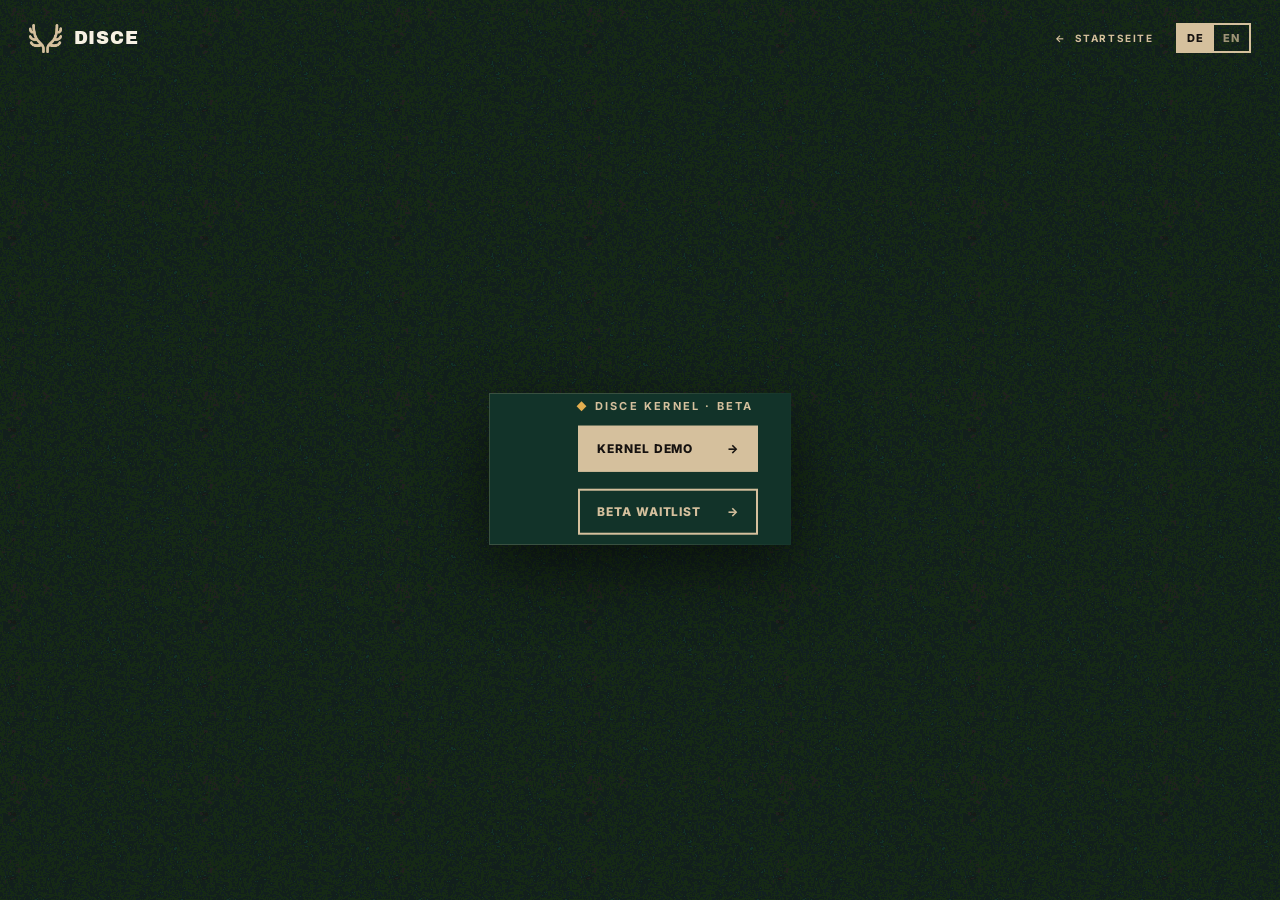
<file: try-kernel.html>
<!DOCTYPE html>
<html lang="de">
<head>
<meta charset="UTF-8">
<meta name="viewport" content="width=device-width, initial-scale=1.0">
<meta name="robots" content="noindex, nofollow">
<meta name="theme-color" content="#123329">
<title data-title-de="Kernel ausprobieren · Disce" data-title-en="Try the Kernel · Disce">Kernel ausprobieren · Disce</title>
<script>try{if(localStorage.getItem('disce-lang')==='en'){document.documentElement.className+=' pre-en';document.documentElement.lang='en';}}catch(e){}</script>
<link rel="icon" href="favicon.ico" sizes="any">
<link rel="icon" type="image/png" href="images/derived/icon-192.png" sizes="192x192">
<link rel="apple-touch-icon" href="apple-touch-icon.png">
<style>
  /* Living-painting gateway. The loop sits centred on the dark Disce green +
     strong grain, framed by a green margin that carries all the chrome (brand,
     way back, actions). Nothing is laid over the arch, sea or desk. */
  @font-face{font-family:'Archivo Black';font-style:normal;font-weight:400;font-display:swap;src:url('fonts/archivo-black-400.subset.woff2') format('woff2');}
  @font-face{font-family:'Inter';font-style:normal;font-weight:400 800;font-display:swap;src:url('fonts/inter-var.subset.woff2') format('woff2');}

  :root {
    --paper: #F7F1E3;
    --ink: #161210;
    --deep: #123329;
    --parchment: #D5C09D;
    --ochre: #E3AF50;
    --font-display: 'Archivo Black', 'Inter', sans-serif;
    --font-body: 'Inter', system-ui, sans-serif;
    --pad: clamp(16px, 3.2vmin, 40px);
    /* Height reserved for the green header band above the painting. */
    --band: clamp(60px, 10vmin, 96px);
    /* The main page's paper-tooth tile. Its fleck alpha is very low, so it is
       stacked here to read as a much stronger grain than the site default. */
    --grain: url('images/derived/paper-grain.webp');
  }
  * { box-sizing: border-box; margin: 0; padding: 0; }
  html, body { height: 100%; }
  body {
    min-height: 100dvh;
    display: flex;
    flex-direction: column;
    font-family: var(--font-body);
    color: var(--parchment);
    background-color: var(--deep);
    background-image:
      var(--grain), var(--grain), var(--grain), var(--grain), var(--grain),
      var(--grain), var(--grain), var(--grain), var(--grain), var(--grain),
      var(--grain), var(--grain), var(--grain), var(--grain), var(--grain),
      var(--grain), var(--grain), var(--grain), var(--grain), var(--grain);
    background-repeat: repeat;
    background-size: 192px 192px;
    overflow: hidden;
  }
  a { color: inherit; }
  :focus-visible { outline: 2px solid var(--ochre); outline-offset: 3px; }

  /* ---------- header band: all chrome lives on the green ---------- */
  .gate {
    display: flex;
    flex-wrap: wrap;
    align-items: center;
    justify-content: space-between;
    gap: 16px;
    row-gap: 10px;
    padding: clamp(16px, 2.6vmin, 30px) var(--pad) clamp(8px, 1.4vmin, 16px);
  }
  .brand {
    display: inline-flex;
    align-items: center;
    gap: 12px;
    text-decoration: none;
    font-family: var(--font-display);
    font-size: clamp(18px, 2vmin, 23px);
    letter-spacing: .05em;
    text-transform: uppercase;
    color: var(--paper);
  }
  /* The signet is only available as dark/green artwork; on the green band it is
     recoloured through a mask (no redraw, no new asset) to parchment. */
  .brand-mark {
    width: auto;
    height: clamp(26px, 3.2vmin, 34px);
    aspect-ratio: 468 / 411;
    flex-shrink: 0;
    background-color: var(--parchment);
    -webkit-mask: url('images/antlers-black.png') center / contain no-repeat;
    mask: url('images/antlers-black.png') center / contain no-repeat;
    transition: background-color .12s ease;
  }
  .brand:hover .brand-mark { background-color: var(--ochre); }
  .back {
    display: inline-flex;
    align-items: center;
    gap: 8px;
    text-decoration: none;
    font-size: clamp(10px, 1.1vmin, 12px);
    font-weight: 700;
    letter-spacing: .16em;
    text-transform: uppercase;
    color: var(--parchment);
  }
  .back:hover { color: var(--ochre); }

  /* ---------- language toggle ----------
     Mirrors the sitewide convention: German is the default, a stored choice
     wins, and the preference is shared with the rest of the site. */
  body.lang-de [data-lang="en"] { display: none; }
  body.lang-en [data-lang="de"] { display: none; }
  /* Before first paint no body class exists yet; html.pre-en is set by the head
     snippet for a returning English visitor, everyone else gets German. */
  html.pre-en body:not(.lang-de):not(.lang-en) [data-lang="de"] { display: none; }
  html:not(.pre-en) body:not(.lang-de):not(.lang-en) [data-lang="en"] { display: none; }

  .gate-right { display: inline-flex; align-items: center; gap: clamp(12px, 2vw, 22px); }
  .lang-switch { display: inline-flex; flex: none; border: 2px solid var(--parchment); }
  .lang-switch button {
    font-family: var(--font-body);
    font-size: 11px;
    font-weight: 800;
    letter-spacing: .08em;
    min-height: 26px;
    padding: 4px 9px;
    background: transparent;
    color: rgba(213, 192, 157, .72);
    border: 0;
    cursor: pointer;
    transition: background-color .12s ease, color .12s ease;
  }
  .lang-switch button + button { border-left: 2px solid var(--parchment); }
  .lang-switch button:hover { color: var(--paper); }
  .lang-switch button[aria-pressed="true"] { background: var(--parchment); color: var(--ink); }

  /* ---------- stage / painting ---------- */
  .stage {
    flex: 1 1 auto;
    min-height: 0;
    display: flex;
    align-items: center;
    justify-content: center;
    padding: 0 var(--pad) var(--pad);
  }
  .frame { position: relative; line-height: 0; display: inline-block; }
  .painting {
    display: block;
    width: auto;
    height: auto;
    /* Never upscale past the 1088px master. */
    max-width: min(calc(100vw - 2 * var(--pad)), 1088px);
    max-height: calc(100dvh - var(--band) - 2 * var(--pad));
    background: var(--deep);
    border: 1px solid rgba(213, 192, 157, 0.20);
    box-shadow: 0 24px 64px rgba(0, 0, 0, 0.5);
  }
  /* Right-hand scrim keeps the actions legible over the shelves, mirroring the
     old left rail without ever reaching the arch, sea or desk. */
  .frame::after {
    content: '';
    position: absolute;
    inset: 0;
    z-index: 2;
    pointer-events: none;
    background: linear-gradient(270deg,
      rgba(18, 51, 41, .92) 0%, rgba(18, 51, 41, .68) 18%,
      rgba(18, 51, 41, .20) 38%, rgba(18, 51, 41, 0) 50%);
  }

  /* ---------- action panel, mirrored to the right ---------- */
  .panel {
    position: absolute;
    z-index: 3;
    top: 50%;
    right: clamp(16px, 2.6vw, 34px);
    transform: translateY(-50%);
    width: clamp(180px, 20%, 238px);
    display: flex;
    flex-direction: column;
    align-items: stretch;
    gap: clamp(12px, 1.8vmin, 20px);
  }
  .eyebrow {
    display: inline-flex;
    align-items: center;
    gap: 10px;
    font-size: 11px;
    font-weight: 700;
    letter-spacing: .2em;
    text-transform: uppercase;
    color: var(--parchment);
  }
  .eyebrow::before {
    content: '';
    width: 7px;
    height: 7px;
    background: var(--ochre);
    transform: rotate(45deg);
    flex-shrink: 0;
  }
  .btn {
    display: inline-flex;
    align-items: center;
    justify-content: space-between;
    gap: .7em;
    padding: clamp(12px, 1.7vmin, 16px) clamp(16px, 1.9vmin, 22px);
    font-family: var(--font-body);
    font-size: clamp(12px, 1.3vmin, 13px);
    font-weight: 800;
    letter-spacing: .08em;
    text-transform: uppercase;
    text-decoration: none;
    line-height: 1;
    white-space: nowrap;
    border: 2px solid var(--parchment);
    transition: background-color .12s ease, color .12s ease, border-color .12s ease;
  }
  .btn--primary { background: var(--parchment); color: var(--ink); }
  .btn--primary:hover { background: var(--ochre); border-color: var(--ochre); }
  .btn--secondary { background: transparent; color: var(--parchment); }
  .btn--secondary:hover { background: var(--parchment); color: var(--ink); }

  .visually-hidden {
    position: absolute;
    width: 1px;
    height: 1px;
    padding: 0;
    margin: -1px;
    overflow: hidden;
    clip: rect(0 0 0 0);
    white-space: nowrap;
    border: 0;
  }

  /* ---------- responsive ----------
     Portrait / narrow / short -> the panel detaches from the painting; on very
     short landscape viewports it sits beside it on the green, otherwise below. */
  @media (max-width: 999px), (max-height: 619px) {
    body { overflow: auto; }
    .stage {
      flex-direction: column;
      justify-content: center;
      gap: clamp(18px, 3vmin, 30px);
      padding-top: clamp(4px, 1vmin, 10px);
    }
    .frame { display: flex; flex-direction: column; align-items: center; max-width: 100%; }
    .frame::after { display: none; }
    .painting { max-width: 100%; max-height: min(56dvh, calc(100vw - 2 * var(--pad))); }
    .panel { position: static; transform: none; width: 100%; max-width: 420px; gap: 14px; }
    .panel .btn { width: 100%; }
    .eyebrow { justify-content: center; }
  }
  @media (min-width: 680px) and (min-aspect-ratio: 1/1) and (max-height: 619px) {
    body { overflow: hidden; }
    .stage { padding-top: 0; }
    .frame { flex-direction: row; align-items: center; gap: clamp(14px, 2.4vw, 30px); }
    .painting {
      max-width: calc(100vw - 2 * var(--pad) - clamp(190px, 32vw, 260px) - 40px);
      max-height: calc(100dvh - var(--band) - 2 * var(--pad));
    }
    .panel { width: clamp(190px, 32vw, 260px); }
  }
</style>
</head>
<body>

<h1 class="visually-hidden"><span data-lang="de">Kernel ausprobieren · Disce</span><span data-lang="en">Try the Kernel · Disce</span></h1>

<header class="gate">
  <a class="brand" href="index.html">
    <span class="brand-mark" aria-hidden="true"></span>DISCE
  </a>
  <div class="gate-right">
    <a class="back" href="index.html"><span aria-hidden="true">&larr;</span> <span data-lang="de">Startseite</span><span data-lang="en">Home</span></a>
    <div class="lang-switch" role="group" aria-label="Sprache / Language">
      <button type="button" data-set-lang="de" aria-pressed="true">DE</button>
      <button type="button" data-set-lang="en" aria-pressed="false">EN</button>
    </div>
  </div>
</header>

<main class="stage">
  <div class="frame">
    <video class="painting" src="Flux3.mp4" width="1088" height="800" autoplay muted loop playsinline preload="auto" aria-hidden="true"></video>
    <div class="panel">
      <span class="eyebrow">Disce Kernel &middot; Beta</span>
      <a class="btn btn--primary" href="https://pilot.weltvorstellung.de/sign-in">Kernel Demo <span aria-hidden="true">&rarr;</span></a>
      <a class="btn btn--secondary" href="waitlist.html#form">Beta Waitlist <span aria-hidden="true">&rarr;</span></a>
    </div>
  </div>
</main>

<script>
  // Language: German is the default, a stored choice wins. Shares the
  // 'disce-lang' key with the rest of the site, so the choice follows the
  // visitor across pages.
  (function () {
    var LANG_KEY = 'disce-lang';
    function readLang() {
      try { return localStorage.getItem(LANG_KEY) === 'en' ? 'en' : 'de'; }
      catch (e) { return 'de'; }
    }
    function applyLang(lang) {
      document.documentElement.classList.remove('pre-en');
      document.body.classList.toggle('lang-en', lang === 'en');
      document.body.classList.toggle('lang-de', lang === 'de');
      document.documentElement.setAttribute('lang', lang);
      document.querySelectorAll('.lang-switch button').forEach(function (b) {
        b.setAttribute('aria-pressed', String(b.dataset.setLang === lang));
      });
      var t = document.querySelector('title[data-title-' + lang + ']');
      if (t) document.title = t.getAttribute('data-title-' + lang);
    }
    applyLang(readLang());
    document.querySelectorAll('.lang-switch button').forEach(function (b) {
      b.addEventListener('click', function () {
        var lang = b.dataset.setLang;
        try { localStorage.setItem(LANG_KEY, lang); } catch (e) {}
        applyLang(lang);
      });
    });
  })();

  // Background loop honours prefers-reduced-motion: pause it (and react to
  // changes) instead of forcing continuous motion.
  (function () {
    var video = document.querySelector('.painting');
    if (!video || !window.matchMedia) return;
    var reduce = window.matchMedia('(prefers-reduced-motion: reduce)');
    function apply() {
      if (reduce.matches) {
        video.pause();
      } else {
        var p = video.play();
        if (p && p.catch) p.catch(function () {});
      }
    }
    apply();
    if (reduce.addEventListener) reduce.addEventListener('change', apply);
  })();
</script>
</body>
</html>
</file>
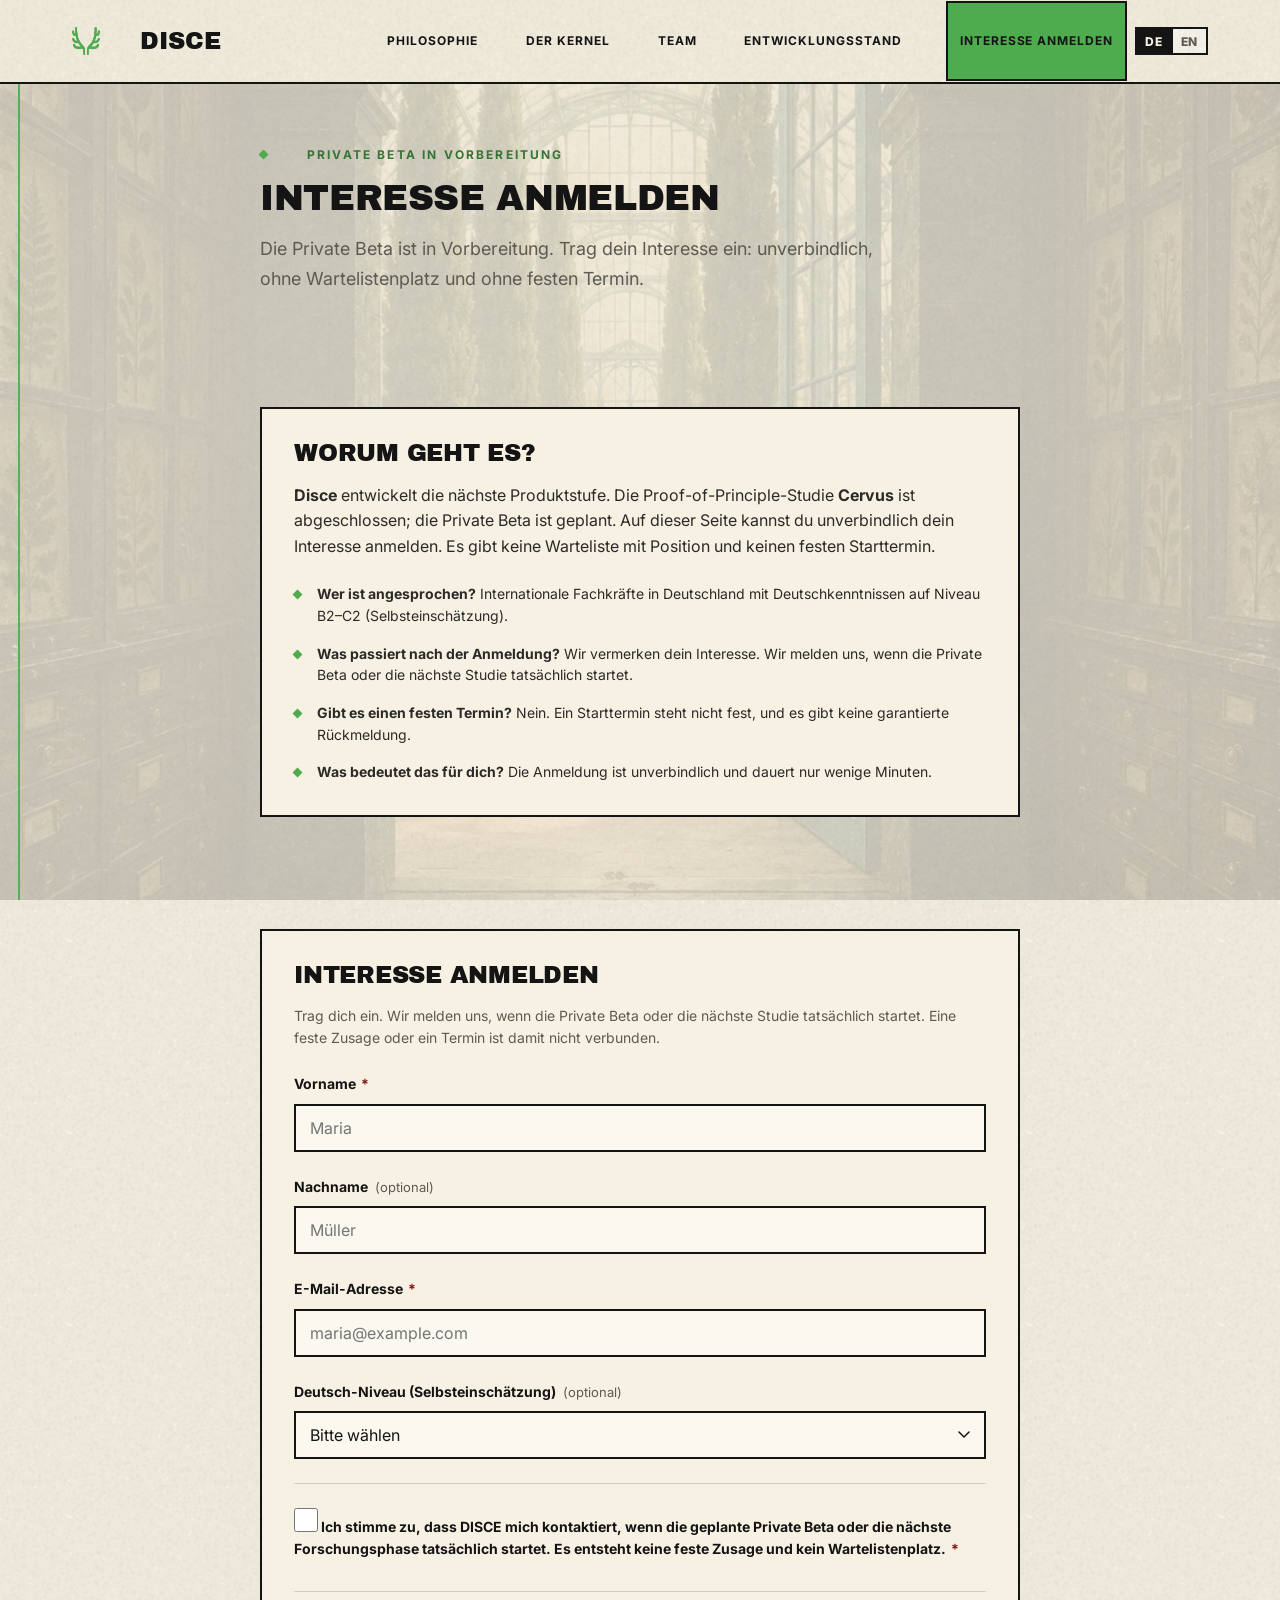
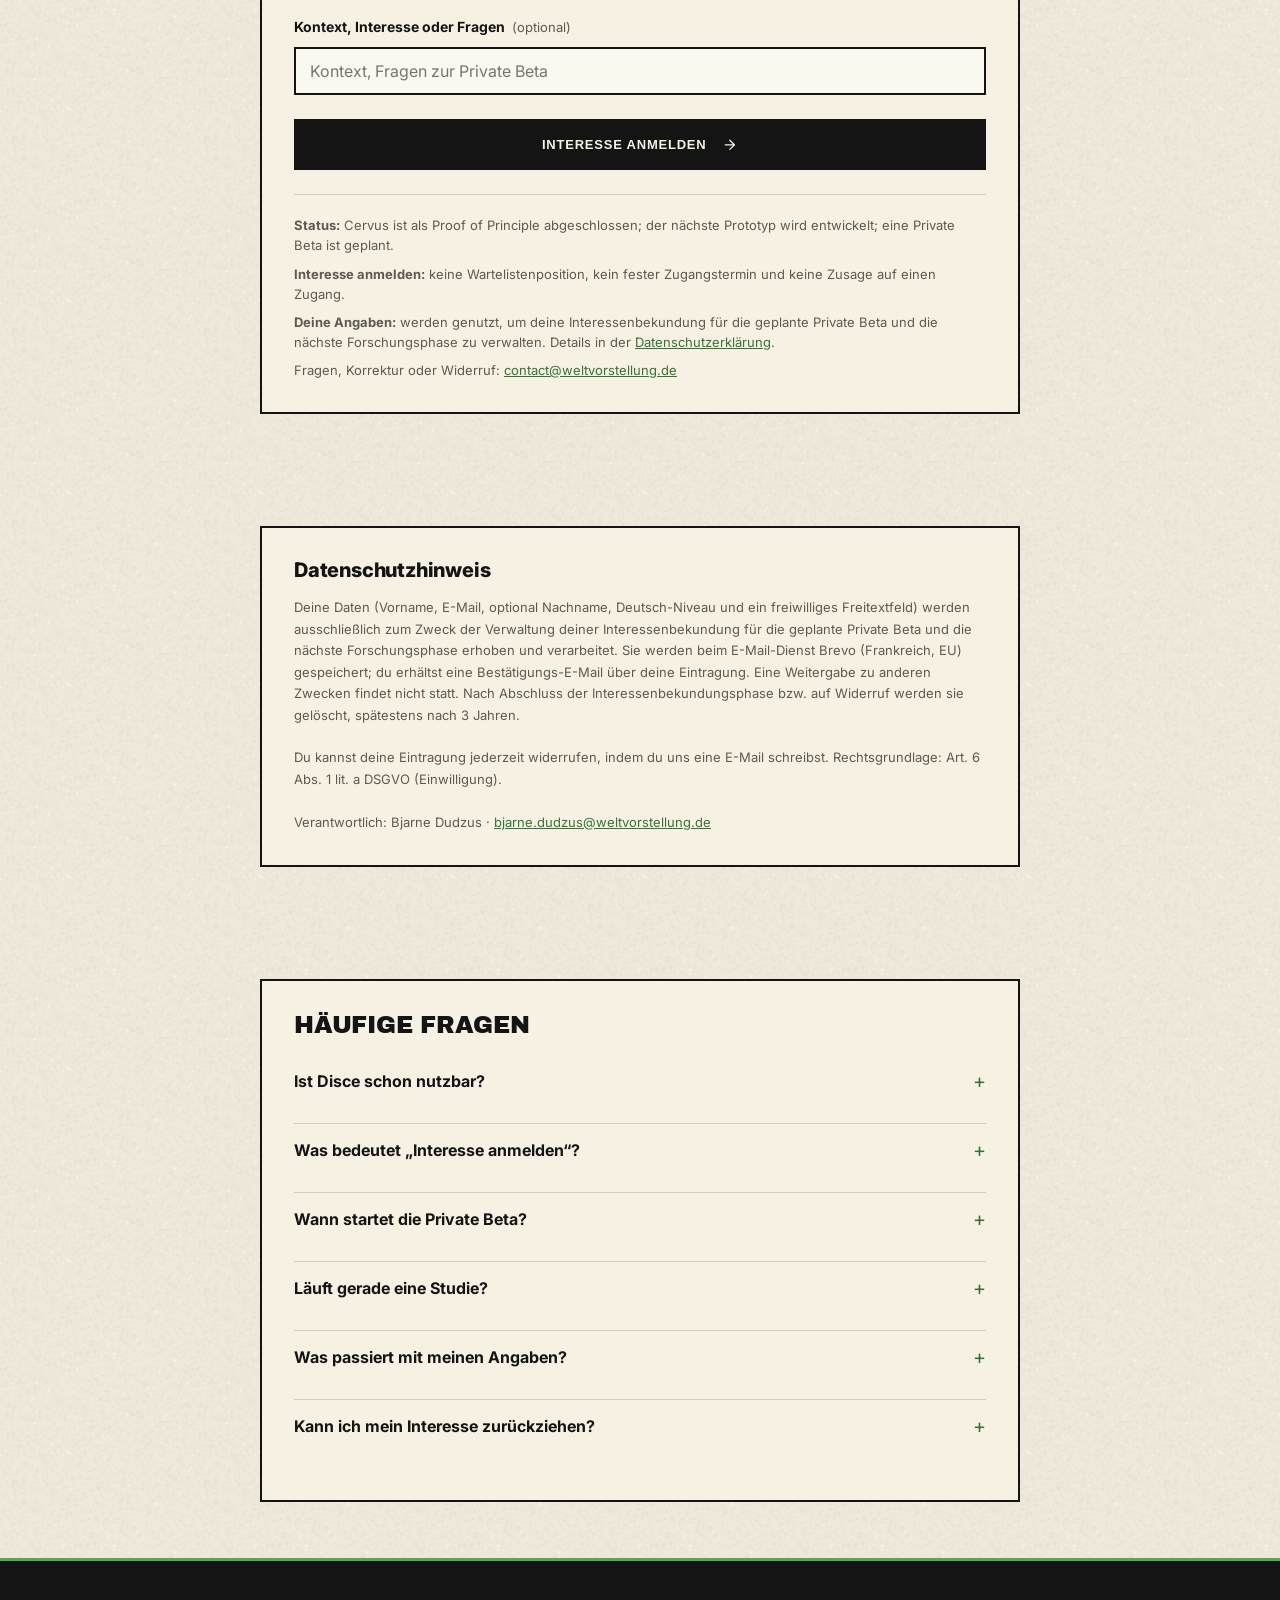
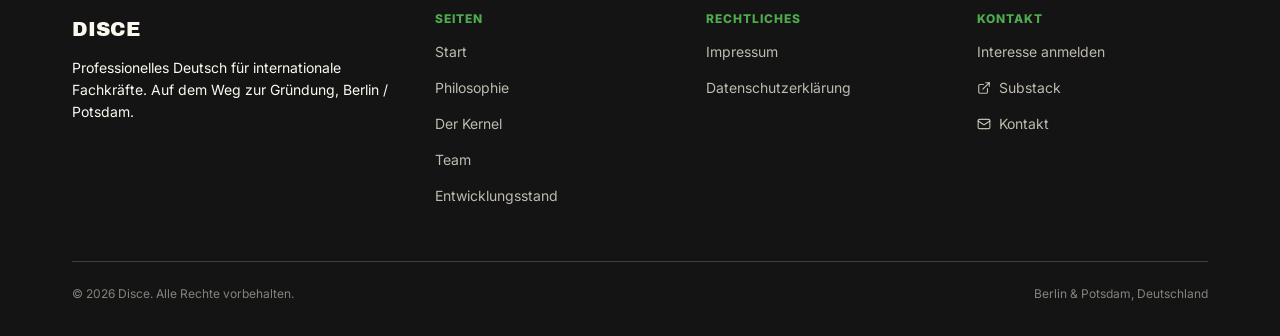
<file: waitlist.html>
<!DOCTYPE html>
<html lang="de">
<head>
<meta charset="UTF-8">
<meta name="viewport" content="width=device-width, initial-scale=1.0">
<meta name="robots" content="noindex, nofollow">
<meta name="description" content="DISCE entwickelt die nächste Produktstufe. Trag dein Interesse an der geplanten Private Beta ein: unverbindlich, ohne Wartelistenplatz und ohne festen Termin.">
<title data-title-de="Interesse anmelden · Private Beta in Vorbereitung · Disce" data-title-en="Register interest · Private Beta in preparation · Disce">Interesse anmelden · Private Beta in Vorbereitung · Disce</title>
<script>try{if(localStorage.getItem('disce-lang')==='en'){document.documentElement.className+=' pre-en';document.documentElement.lang='en';}}catch(e){}</script>
<link rel="stylesheet" href="css/experimental.min.css">
<!-- PERF parity: preload the above-the-fold display face (PERF-01). -->
<link rel="preload" href="fonts/archivo-black-400.subset.woff2" as="font" type="font/woff2" crossorigin>
<link rel="icon" href="favicon.ico" sizes="any">
<link rel="icon" type="image/png" href="images/derived/icon-192.png" sizes="192x192">
<link rel="apple-touch-icon" href="apple-touch-icon.png">
<link rel="manifest" href="site.webmanifest">
<link rel="canonical" href="https://weltvorstellung.de/waitlist.html">
<meta property="og:type" content="website">
<meta property="og:site_name" content="Disce">
<meta property="og:locale" content="de_DE">
<meta property="og:locale:alternate" content="en_US">
<meta property="og:title" content="Interesse anmelden · Private Beta in Vorbereitung · Disce">
<meta property="og:description" content="DISCE entwickelt die nächste Produktstufe. Trag dein Interesse an der geplanten Private Beta ein: unverbindlich, ohne Wartelistenplatz und ohne festen Termin.">
<meta property="og:url" content="https://weltvorstellung.de/waitlist.html">
<meta property="og:image" content="https://weltvorstellung.de/images/derived/og-disce-1200x630.jpg">
<meta property="og:image:width" content="1200">
<meta property="og:image:height" content="630">
<meta name="twitter:card" content="summary_large_image">
<meta name="twitter:title" content="Interesse anmelden · Private Beta in Vorbereitung · Disce">
<meta name="twitter:description" content="DISCE entwickelt die nächste Produktstufe. Trag dein Interesse an der geplanten Private Beta ein: unverbindlich, ohne Wartelistenplatz und ohne festen Termin.">
<meta name="twitter:image" content="https://weltvorstellung.de/images/derived/og-disce-1200x630.jpg">
<style>
/* ==========================================================================
   WAITLIST: page-specific components.
   The shared design system (css/experimental.min.css) provides tokens, chrome
   (header/footer/nav/lang-switch), typography, buttons, sections, focus and
   motion. This block only styles what the shared sheet does not define: the
   conversion card, form controls, error/success states, trust block and FAQ.
   It uses shared design tokens only. No new colours are introduced.
   ========================================================================== */

/* Page background: the page's own image, fixed behind the content at the same
   opacity as the homepage and other subpages. The image is applied directly to
   body::after (rather than via --botanical-image) so the relative URL resolves
   against this document, while the shared layer's fixed/cover/z-index rules are
   inherited. Desktop only, as on the rest of the site. */
body.page-waitlist::after {
  background-image: url('images/derived/greenery-herbarium-archway-1122.webp');
  background-position: 50% 40%;
  opacity: 0.25;
}

/* Intro: plain page title on the paper background (no hero band). */
.wl-intro h1 { font-size: var(--fs-1000); line-height: 1.05; margin-bottom: var(--sp-16); }
.wl-subtitle { color: var(--muted); font-size: var(--fs-600); line-height: 1.7; max-width: 620px; }

/* Content column */
.container { max-width: 760px; margin: 0 auto; }
.wl-card {
  background: var(--paper);
  border: 2px solid var(--legacy-ink);
  padding: var(--sp-32);
}
.wl-card + .wl-card { margin-top: var(--sp-24); }
.wl-card h2 { font-size: var(--fs-800); margin-bottom: var(--sp-16); }
.wl-card h3 { font-size: var(--fs-700); margin-bottom: var(--sp-16); }

/* Info block */
.info-text { font-size: var(--fs-500); color: var(--ink-soft); margin-bottom: var(--sp-24); }
.details-list { list-style: none; display: flex; flex-direction: column; gap: var(--sp-16); }
.details-list li { display: flex; align-items: flex-start; gap: var(--sp-16); font-size: var(--fs-400); color: var(--ink-soft); line-height: 1.55; }
/* Brand diamond marker (same 7px rotated square as .eyebrow::before) replaces
   the former emoji icons. */
.details-list li::before {
  content: '';
  flex-shrink: 0;
  width: 7px;
  height: 7px;
  margin-top: 8px;
  background: var(--green);
  transform: rotate(45deg);
}

/* Spam honeypot: kept in the DOM but moved off-screen and out of the
   accessibility tree (wrapper aria-hidden, control not focusable). */
.hp-field {
  position: absolute !important;
  left: -9999px !important;
  width: 1px;
  height: 1px;
  overflow: hidden;
}

/* Form */
.form-intro { font-size: var(--fs-400); color: var(--muted); margin-bottom: var(--sp-24); }
.form-group { margin-bottom: var(--sp-24); }
.form-group label { display: block; font-weight: 700; font-size: var(--fs-400); color: var(--legacy-ink); margin-bottom: var(--sp-8); }
.form-group label .required { color: #801818; margin-left: 2px; }
.label-optional { font-weight: 400; font-size: var(--fs-300); color: var(--muted); margin-left: var(--sp-4); }

.form-group input[type="text"],
.form-group input[type="email"],
.form-group select {
  width: 100%;
  padding: 12px 14px;
  font-family: var(--font-body);
  font-size: 16px;
  color: var(--legacy-ink);
  background: var(--legacy-paper);
  border: 2px solid var(--legacy-ink);
  border-radius: 0;
  transition: box-shadow var(--dur-fast) var(--ease);
  appearance: none;
  -webkit-appearance: none;
}
.form-group select {
  background-image: url("data:image/svg+xml,%3Csvg xmlns='http://www.w3.org/2000/svg' width='12' height='8' viewBox='0 0 12 8'%3E%3Cpath d='M1 1l5 5 5-5' stroke='%23141214' stroke-width='1.5' fill='none' stroke-linecap='round'/%3E%3C/svg%3E");
  background-repeat: no-repeat;
  background-position: right 14px center;
  padding-right: 40px;
  cursor: pointer;
}
.form-group input:focus, .form-group select:focus { outline: none; box-shadow: 0 0 0 3px var(--green); }

.checkbox-group { display: flex; flex-direction: column; gap: var(--sp-16); }
.checkbox-label { display: flex; align-items: flex-start; gap: var(--sp-12); cursor: pointer; font-size: var(--fs-400); line-height: 1.55; color: var(--ink-soft); font-weight: 400; }
.checkbox-label input[type="checkbox"] { flex-shrink: 0; width: 24px; height: 24px; margin-top: 0; accent-color: var(--green-dark); cursor: pointer; }

.form-error { display: none; font-size: var(--fs-300); color: #801818; margin-top: var(--sp-4); }
.form-group.has-error .form-error { display: block; }
.form-group.has-error input, .form-group.has-error select { border-color: #801818; }

.form-error-summary {
  display: none;
  margin-bottom: var(--sp-24);
  padding: var(--sp-12) var(--sp-16);
  background: #fff3f3;
  color: #801818;
  border: 2px solid #f5c6c6;
  font-size: var(--fs-400);
  font-weight: 600;
}
.form-error-summary.show { display: block; }

.form-divider { height: 1px; background: var(--line-soft); margin: var(--sp-24) 0; }

/* Submit button: shared .btn-primary + full-width block + spinner */
#submitBtn { display: flex; align-items: center; justify-content: center; gap: var(--sp-8); width: 100%; min-height: 48px; }
.spinner { display: none; width: 18px; height: 18px; border: 2px solid rgba(255,255,255,0.4); border-top-color: #fff; border-radius: 50%; animation: spin 0.8s linear infinite; }
@keyframes spin { to { transform: rotate(360deg); } }
#submitBtn.loading .spinner { display: block; }
#submitBtn.loading .btn-text { opacity: 0.7; }

/* Success / error feedback */
.submit-feedback { display: none; margin-top: var(--sp-24); padding: var(--sp-20) var(--sp-24); border: 2px solid var(--legacy-ink); font-size: var(--fs-400); line-height: 1.6; }
.submit-feedback.success { background: var(--green-deep); color: var(--legacy-paper); border-color: var(--legacy-ink); }
.submit-feedback.error-msg { background: #fff3f3; color: #801818; border-color: #f5c6c6; }
.submit-feedback.show { display: block; }
.submit-feedback a { color: inherit; text-decoration: underline; }

/* Submitted state: the card must not keep describing a form that is gone.
   The heading and intro belong to the form; the confirmation becomes the
   first element of the card (B1). */
.wl-card.is-submitted > h2,
.wl-card.is-submitted > .form-intro { display: none; }

/* Trust / status block */
.trust-block { margin-top: var(--sp-24); padding-top: var(--sp-20); border-top: 1px solid var(--line-soft); display: flex; flex-direction: column; gap: var(--sp-8); }
.trust-line { font-size: var(--fs-300); line-height: 1.55; color: var(--muted); }
.trust-block a { color: var(--green-dark); text-decoration: underline; }

/* Privacy note */
.privacy-text { font-size: var(--fs-300); line-height: 1.65; color: var(--muted); }
.privacy-text a { color: var(--green-dark); text-decoration: underline; }

/* FAQ accordion */
.faq-list { display: flex; flex-direction: column; }
.faq-item { border-bottom: 1px solid var(--line-soft); }
.faq-item:last-child { border-bottom: none; }
.faq-question { margin: 0; }
.faq-trigger { width: 100%; display: flex; align-items: center; justify-content: space-between; gap: var(--sp-16); padding: var(--sp-16) 0; background: none; border: none; font-family: var(--font-body); font-size: var(--fs-500); font-weight: 700; color: var(--legacy-ink); text-align: left; cursor: pointer; }
.faq-icon { flex-shrink: 0; line-height: 1; }
.faq-icon::before { content: '+'; display: block; font-size: 20px; font-weight: 400; color: var(--green-dark); }
.faq-trigger[aria-expanded="true"] .faq-icon::before { content: '\2212'; }
.faq-panel { padding: 0 0 var(--sp-16); }
.faq-panel p { font-size: var(--fs-400); line-height: 1.6; color: var(--ink-soft); }
.faq-panel a { color: var(--green-dark); text-decoration: underline; }
</style>
</head>
<body class="page-waitlist">

<a class="skip-link" href="#main"><span data-lang="de">Zum Inhalt springen</span><span data-lang="en">Skip to content</span></a>

<!-- ICON-SPRITE:START (generated by scripts/sync_icon_sprite.py; do not edit by hand) -->
<svg class="icon-sprite" aria-hidden="true" focusable="false">
  <symbol id="icon-arrow-left" viewBox="0 0 24 24"><path d="m12 19-7-7 7-7"/><path d="M19 12H5"/></symbol>
  <symbol id="icon-arrow-right" viewBox="0 0 24 24"><path d="M5 12h14"/><path d="m12 5 7 7-7 7"/></symbol>
  <symbol id="icon-calendar-clock" viewBox="0 0 24 24"><path d="M16 14v2.2l1.6 1"/><path d="M16 2v3"/><path d="M21 7.338V5a2 2 0 00-2-2H5a2 2 0 00-2 2v14a2 2 0 002 2h2.338"/><path d="M3 9h5.859"/><path d="M8 2v3"/><circle cx="16" cy="16" r="6"/></symbol>
  <symbol id="icon-check" viewBox="0 0 24 24"><path d="M20 6 9 17l-5-5"/></symbol>
  <symbol id="icon-clock" viewBox="0 0 24 24"><circle cx="12" cy="12" r="10"/><path d="M12 6v6l4 2"/></symbol>
  <symbol id="icon-external-link" viewBox="0 0 24 24"><path d="M15 3h6v6"/><path d="M10 14 21 3"/><path d="M18 13v6a2 2 0 0 1-2 2H5a2 2 0 0 1-2-2V8a2 2 0 0 1 2-2h6"/></symbol>
  <symbol id="icon-mail" viewBox="0 0 24 24"><path d="m22 7-8.991 5.727a2 2 0 0 1-2.009 0L2 7"/><rect x="2" y="4" width="20" height="16" rx="2"/></symbol>
  <symbol id="icon-menu" viewBox="0 0 24 24"><path d="M4 5h16"/><path d="M4 12h16"/><path d="M4 19h16"/></symbol>
  <symbol id="icon-pause" viewBox="0 0 24 24"><rect x="14" y="3" width="5" height="18" rx="1"/><rect x="5" y="3" width="5" height="18" rx="1"/></symbol>
  <symbol id="icon-play" viewBox="0 0 24 24"><path d="M5 5a2 2 0 0 1 3.008-1.728l11.997 6.998a2 2 0 0 1 .003 3.458l-12 7A2 2 0 0 1 5 19z"/></symbol>
  <symbol id="icon-x" viewBox="0 0 24 24"><path d="M18 6 6 18"/><path d="m6 6 12 12"/></symbol>
</svg>
<!-- ICON-SPRITE:END -->

<header class="site-header">
  <div class="wrap nav">
    <a href="index.html" class="brand">
      <img class="brand-mark" src="images/antlers-green.png" alt="" aria-hidden="true">
      DISCE
    </a>
    <button class="nav-toggle" aria-label="Navigation / Menu" aria-expanded="false" aria-controls="site-nav"><svg class="icon nav-toggle-open" viewBox="0 0 24 24" aria-hidden="true" focusable="false"><use href="#icon-menu"></use></svg><svg class="icon nav-toggle-close" viewBox="0 0 24 24" aria-hidden="true" focusable="false"><use href="#icon-x"></use></svg></button>
    <nav class="nav-links" id="site-nav">
      <a href="philosophy.html"><span data-lang="de">Philosophie</span><span data-lang="en">Philosophy</span></a>
      <a href="kernel.html"><span data-lang="de">Der Kernel</span><span data-lang="en">The Kernel</span></a>
      <a href="team.html"><span data-lang="de">Team</span><span data-lang="en">Our Team</span></a>
      <a href="status.html"><span data-lang="de">Entwicklungsstand</span><span data-lang="en">Development Status</span></a>
      <a href="#form" class="nav-cta"><span data-lang="de">Interesse anmelden</span><span data-lang="en">Register interest</span></a>    </nav>
    <div class="lang-switch" role="group" aria-label="Sprache / Language">
      <button type="button" data-set-lang="de" aria-pressed="true">DE</button>
      <button type="button" data-set-lang="en" aria-pressed="false">EN</button>
    </div>
  </div>
</header>

<main id="main" tabindex="-1">

  <!-- INTRO -->
  <section class="tight wl-intro">
    <div class="wrap">
      <div class="container">
        <span class="eyebrow"><span data-lang="de">Private Beta in Vorbereitung</span><span data-lang="en">Private beta in preparation</span></span>
        <h1>
          <span data-lang="de">Interesse anmelden</span>
          <span data-lang="en">Register interest</span>
        </h1>
        <p class="wl-subtitle">
          <span data-lang="de">Die Private Beta ist in Vorbereitung. Trag dein Interesse ein: unverbindlich, ohne Wartelistenplatz und ohne festen Termin.</span>
          <span data-lang="en">The private beta is in preparation. Register your interest: non-binding, without a queue position or a fixed date.</span>
        </p>
      </div>
    </div>
  </section>

  <!-- STUDY INFO -->
  <section class="tight">
    <div class="wrap">
      <div class="container">
        <div class="wl-card">
          <h2>
            <span data-lang="de">Worum geht es?</span>
            <span data-lang="en">What is this?</span>
          </h2>

          <p class="info-text">
            <span data-lang="de"><strong>Disce</strong> entwickelt die nächste Produktstufe. Die Proof-of-Principle-Studie <strong>Cervus</strong> ist abgeschlossen; die Private Beta ist geplant. Auf dieser Seite kannst du unverbindlich dein Interesse anmelden. Es gibt keine Warteliste mit Position und keinen festen Starttermin.</span>
            <span data-lang="en"><strong>Disce</strong> is developing its next product stage. The <strong>Cervus</strong> proof-of-principle study is complete; the private beta is planned. On this page you can register your interest. There is no queue position and no fixed start date.</span>
          </p>

          <ul class="details-list">
            <li>
              <span>
                <span data-lang="de"><strong>Wer ist angesprochen?</strong> Internationale Fachkräfte in Deutschland mit Deutschkenntnissen auf Niveau B2–C2 (Selbsteinschätzung).</span>
                <span data-lang="en"><strong>Who is this for?</strong> International professionals in Germany with German at level B2–C2 (self-assessment).</span>
              </span>
            </li>
            <li>
              <span>
                <span data-lang="de"><strong>Was passiert nach der Anmeldung?</strong> Wir vermerken dein Interesse. Wir melden uns, wenn die Private Beta oder die nächste Studie tatsächlich startet.</span>
                <span data-lang="en"><strong>What happens after registering?</strong> We record your interest. We will contact you when the private beta or the next study actually opens.</span>
              </span>
            </li>
            <li>
              <span>
                <span data-lang="de"><strong>Gibt es einen festen Termin?</strong> Nein. Ein Starttermin steht nicht fest, und es gibt keine garantierte Rückmeldung.</span>
                <span data-lang="en"><strong>Is there a fixed date?</strong> No. No start date is set, and there is no guaranteed response.</span>
              </span>
            </li>
            <li>
              <span>
                <span data-lang="de"><strong>Was bedeutet das für dich?</strong> Die Anmeldung ist unverbindlich und dauert nur wenige Minuten.</span>
                <span data-lang="en"><strong>What does it involve?</strong> Registering is non-binding and takes only a few minutes.</span>
              </span>
            </li>
          </ul>
        </div>
      </div>
    </div>
  </section>

  <!-- FORM SECTION -->
  <section class="tight" id="form">
    <div class="wrap">
      <div class="container">
        <div class="wl-card">
          <h2>
            <span data-lang="de">Interesse anmelden</span>
            <span data-lang="en">Register interest</span>
          </h2>
          <p class="form-intro">
            <span data-lang="de">Trag dich ein. Wir melden uns, wenn die Private Beta oder die nächste Studie tatsächlich startet. Eine feste Zusage oder ein Termin ist damit nicht verbunden.</span>
            <span data-lang="en">Fill in the form. We will reach out when the private beta or the next study actually opens. This does not imply a fixed date or guaranteed access.</span>
          </p>

          <form id="waitlistForm" novalidate>

            <!-- Spam protection (dependency-free): an off-screen honeypot plus a
                 time-trap. Both are invisible to real visitors and assistive
                 tech (aria-hidden wrapper, non-focusable control) and are never
                 sent to the API; only naive bots fill or beat them. -->
            <div class="hp-field" aria-hidden="true">
              <label for="website">Website</label>
              <input type="text" id="website" name="website" tabindex="-1" autocomplete="off" />
            </div>
            <input type="hidden" id="form_ts" name="form_ts" value="" />

            <!-- Form-level error summary: announced on invalid submit (A11Y-01). -->
            <div class="form-error-summary" id="formErrorSummary" role="alert" tabindex="-1">
              <span data-lang="de">Bitte korrigiere die markierten Felder, um fortzufahren.</span>
              <span data-lang="en">Please correct the highlighted fields to continue.</span>
            </div>

            <!-- First Name -->
            <div class="form-group" id="group-first_name">
              <label for="first_name">
                <span data-lang="de">Vorname</span>
                <span data-lang="en">First name</span>
                <span class="required">*</span>
              </label>
              <input type="text" id="first_name" name="first_name"
                autocomplete="given-name"
                aria-describedby="first_name-error"
                placeholder="Maria" />
              <div class="form-error" id="first_name-error">
                <span data-lang="de">Bitte gib deinen Vornamen ein.</span>
                <span data-lang="en">Please enter your first name.</span>
              </div>
            </div>

            <!-- Last Name (optional) -->
            <div class="form-group" id="group-last_name">
              <label for="last_name">
                <span data-lang="de">Nachname</span>
                <span data-lang="en">Last name</span>
                <span class="label-optional">
                  <span data-lang="de">(optional)</span>
                  <span data-lang="en">(optional)</span>
                </span>
              </label>
              <input type="text" id="last_name" name="last_name"
                autocomplete="family-name"
                placeholder="Müller" />
            </div>

            <!-- Email -->
            <div class="form-group" id="group-email">
              <label for="email">
                <span data-lang="de">E-Mail-Adresse</span>
                <span data-lang="en">Email address</span>
                <span class="required">*</span>
              </label>
              <input type="email" id="email" name="email"
                autocomplete="email"
                aria-describedby="email-error"
                placeholder="maria@example.com" />
              <div class="form-error" id="email-error">
                <span data-lang="de">Bitte gib eine gültige E-Mail-Adresse ein.</span>
                <span data-lang="en">Please enter a valid email address.</span>
              </div>
            </div>

            <!-- German Level (optional) -->
            <div class="form-group" id="group-german_level">
              <label for="german_level">
                <span data-lang="de">Deutsch-Niveau (Selbsteinschätzung)</span>
                <span data-lang="en">German level (self-assessment)</span>
                <span class="label-optional">
                  <span data-lang="de">(optional)</span>
                  <span data-lang="en">(optional)</span>
                </span>
              </label>
              <select id="german_level" name="german_level">
                <option value="" selected>
                  <!-- shown via JS per language -->
                </option>
                <option value="A1">A1</option>
                <option value="A2">A2</option>
                <option value="B1">B1</option>
                <option value="B2">B2</option>
                <option value="C1">C1</option>
                <option value="C2">C2</option>
              </select>
            </div>

            <div class="form-divider"></div>

            <!-- Required consent -->
            <div class="form-group" id="group-checkboxes">
              <div class="checkbox-group">
                <label class="checkbox-label">
                  <input type="checkbox" id="consent_contact" name="consent_contact" aria-describedby="checkbox-error" />
                  <span>
                    <span data-lang="de">Ich stimme zu, dass DISCE mich kontaktiert, wenn die geplante Private Beta oder die nächste Forschungsphase tatsächlich startet. Es entsteht keine feste Zusage und kein Wartelistenplatz. <span class="required">*</span></span>
                    <span data-lang="en">I agree that DISCE may contact me when the planned private beta or the next research phase actually starts. This creates no fixed commitment and no queue position. <span class="required">*</span></span>
                  </span>
                </label>
              </div>
              <div class="form-error" id="checkbox-error">
                <span data-lang="de">Bitte bestätige die Kontaktaufnahme, um fortzufahren.</span>
                <span data-lang="en">Please confirm the contact consent to continue.</span>
              </div>
            </div>

            <div class="form-divider"></div>

            <!-- Optional free text: context / interest / questions -->
            <div class="form-group">
              <label for="source_channel">
                <span data-lang="de">Kontext, Interesse oder Fragen</span>
                <span data-lang="en">Context, interest, or questions</span>
                <span class="label-optional">
                  <span data-lang="de">(optional)</span>
                  <span data-lang="en">(optional)</span>
                </span>
              </label>
              <input type="text" id="source_channel" name="source_channel"
                placeholder="Kontext, Fragen zur Private Beta" />
            </div>

            <!-- Submit -->
            <button type="submit" class="btn-primary" id="submitBtn">
              <span class="spinner" id="spinner" aria-hidden="true"></span>
              <span class="btn-text">
                <span data-lang="de">Interesse anmelden</span>
                <span data-lang="en">Register interest</span>
              </span>
            <svg class="icon" viewBox="0 0 24 24" aria-hidden="true" focusable="false"><use href="#icon-arrow-right"></use></svg></button>

          </form>

          <!-- Feedback messages. Kept outside the form: the form is hidden on
               success, so a confirmation inside it could never be shown, read or
               focused (A11Y-02). -->
          <div class="submit-feedback success" id="successMsg" role="status" tabindex="-1">
            <span data-lang="de">Danke! Dein Interesse ist vermerkt. Du bekommst dazu eine E-Mail von uns. Wir melden uns, wenn die geplante Private Beta oder die nächste Forschungsphase tatsächlich startet. Das ist keine Wartelistenposition, keine automatische Einladung, keine Zugangszusage und kein fester Termin. Details stehen in der <a href="datenschutz.html">Datenschutzerklärung</a>; du kannst dein Interesse jederzeit per E-Mail an <a href="mailto:contact@weltvorstellung.de">contact@weltvorstellung.de</a> korrigieren oder zurückziehen.</span>
            <span data-lang="en">Thank you! Your interest is noted. You'll receive an email about this from us. We will contact you when the planned private beta or the next research phase actually opens. This is not a queue position, not an automatic invitation, not a guarantee of access, and not a fixed date. Details are in the <a href="datenschutz.html">privacy policy</a>; you can correct or withdraw your interest at any time by emailing <a href="mailto:contact@weltvorstellung.de">contact@weltvorstellung.de</a>.</span>
          </div>
          <div class="submit-feedback error-msg" id="errorMsg" role="alert">
            <span data-lang="de">Etwas ist schiefgelaufen. Bitte versuche es erneut oder schreib uns direkt.</span>
            <span data-lang="en">Something went wrong. Please try again or contact us directly.</span>
          </div>

          <!-- Compact trust / status block, subordinate to the form (TRUST-01). -->
          <div class="trust-block">
            <p class="trust-line">
              <span data-lang="de"><strong>Status:</strong> Cervus ist als Proof of Principle abgeschlossen; der nächste Prototyp wird entwickelt; eine Private Beta ist geplant.</span>
              <span data-lang="en"><strong>Status:</strong> Cervus is complete as a proof of principle; the next prototype is being developed; a private beta is planned.</span>
            </p>
            <p class="trust-line">
              <span data-lang="de"><strong>Interesse anmelden:</strong> keine Wartelistenposition, kein fester Zugangstermin und keine Zusage auf einen Zugang.</span>
              <span data-lang="en"><strong>Registering interest:</strong> no queue position, no fixed access date, and no guarantee of access.</span>
            </p>
            <p class="trust-line">
              <span data-lang="de"><strong>Deine Angaben:</strong> werden genutzt, um deine Interessenbekundung für die geplante Private Beta und die nächste Forschungsphase zu verwalten. Details in der <a href="datenschutz.html">Datenschutzerklärung</a>.</span>
              <span data-lang="en"><strong>Your information:</strong> is used to manage your expression of interest in the planned private beta and the next research phase. Details in the <a href="datenschutz.html">privacy policy</a>.</span>
            </p>
            <p class="trust-line">
              <span data-lang="de">Fragen, Korrektur oder Widerruf: <a href="mailto:contact@weltvorstellung.de">contact@weltvorstellung.de</a></span>
              <span data-lang="en">Questions, corrections, or withdrawal: <a href="mailto:contact@weltvorstellung.de">contact@weltvorstellung.de</a></span>
            </p>
          </div>
        </div>
      </div>
    </div>
  </section>

  <!-- PRIVACY NOTE -->
  <section class="tight">
    <div class="wrap">
      <div class="container">
        <div class="wl-card">
          <h3>
            <span data-lang="de">Datenschutzhinweis</span>
            <span data-lang="en">Privacy Notice</span>
          </h3>
          <p class="privacy-text">
            <span data-lang="de">
              Deine Daten (Vorname, E-Mail, optional Nachname, Deutsch-Niveau und ein freiwilliges Freitextfeld) werden ausschließlich zum Zweck der Verwaltung deiner Interessenbekundung für die geplante Private Beta und die nächste Forschungsphase erhoben und verarbeitet. Sie werden beim E-Mail-Dienst Brevo (Frankreich, EU) gespeichert; du erhältst eine Bestätigungs-E-Mail über deine Eintragung. Eine Weitergabe zu anderen Zwecken findet nicht statt. Nach Abschluss der Interessenbekundungsphase bzw. auf Widerruf werden sie gelöscht, spätestens nach 3 Jahren.<br><br>
              Du kannst deine Eintragung jederzeit widerrufen, indem du uns eine E-Mail schreibst.
              Rechtsgrundlage: Art. 6 Abs. 1 lit. a DSGVO (Einwilligung).<br><br>
              Verantwortlich: Bjarne Dudzus ·
              <a href="mailto:bjarne.dudzus@weltvorstellung.de">bjarne.dudzus@weltvorstellung.de</a>
            </span>
            <span data-lang="en">
              Your data (first name, email, optionally last name, German level and a voluntary free-text field) is collected and processed solely for the purpose of managing your expression of interest in the planned private beta and the next research phase. It is stored with the email service Brevo (France, EU); you will receive an email confirming your registration. It is not shared for any other purpose. After the interest-registration phase, or upon withdrawal, it is deleted, at the latest after 3 years.<br><br>
              You can withdraw your registration at any time by sending us an email.
              Legal basis: Art. 6(1)(a) GDPR (consent).<br><br>
              Responsible: Bjarne Dudzus ·
              <a href="mailto:bjarne.dudzus@weltvorstellung.de">bjarne.dudzus@weltvorstellung.de</a>
            </span>
          </p>
        </div>
      </div>
    </div>
  </section>

  <!-- FAQ -->
  <section class="tight" aria-labelledby="faq-title">
    <div class="wrap">
      <div class="container">
        <div class="wl-card">
          <h2 id="faq-title">
            <span data-lang="de">Häufige Fragen</span>
            <span data-lang="en">Frequently asked questions</span>
          </h2>
          <div class="faq-list">

            <div class="faq-item">
              <h3 class="faq-question">
                <button type="button" class="faq-trigger" id="faq-q1" aria-expanded="false" aria-controls="faq-a1">
                  <span data-lang="de">Ist Disce schon nutzbar?</span>
                  <span data-lang="en">Is Disce available to use yet?</span>
                  <span class="faq-icon" aria-hidden="true"></span>
                </button>
              </h3>
              <div class="faq-panel" id="faq-a1" role="region" aria-labelledby="faq-q1" hidden>
                <p>
                  <span data-lang="de">Nein. Die nächste Produktstufe wird gerade entwickelt; eine Private Beta ist geplant. Ein öffentlich nutzbares Produkt gibt es derzeit nicht.</span>
                  <span data-lang="en">No. The next product stage is being developed; a private beta is planned. There is no publicly available product at this time.</span>
                </p>
              </div>
            </div>

            <div class="faq-item">
              <h3 class="faq-question">
                <button type="button" class="faq-trigger" id="faq-q2" aria-expanded="false" aria-controls="faq-a2">
                  <span data-lang="de">Was bedeutet „Interesse anmelden“?</span>
                  <span data-lang="en">What does “register interest” mean?</span>
                  <span class="faq-icon" aria-hidden="true"></span>
                </button>
              </h3>
              <div class="faq-panel" id="faq-a2" role="region" aria-labelledby="faq-q2" hidden>
                <p>
                  <span data-lang="de">Du vermerkst, dass du später teilnehmen möchtest. Das ist keine Position in einer Warteliste, keine automatische Einladung und keine Zusage auf einen Zugang.</span>
                  <span data-lang="en">You record that you would like to take part later. It is not a queue position, not an automatic invitation, and not a guarantee of access.</span>
                </p>
              </div>
            </div>

            <div class="faq-item">
              <h3 class="faq-question">
                <button type="button" class="faq-trigger" id="faq-q3" aria-expanded="false" aria-controls="faq-a3">
                  <span data-lang="de">Wann startet die Private Beta?</span>
                  <span data-lang="en">When will the private beta start?</span>
                  <span class="faq-icon" aria-hidden="true"></span>
                </button>
              </h3>
              <div class="faq-panel" id="faq-a3" role="region" aria-labelledby="faq-q3" hidden>
                <p>
                  <span data-lang="de">Ein fester öffentlicher Termin steht nicht fest. Wir melden uns bei relevanten Interessierten, wenn die Beta oder eine nächste Forschungsphase tatsächlich startet.</span>
                  <span data-lang="en">There is no fixed public date. We will contact relevant interested people when the beta or a next research phase actually opens.</span>
                </p>
              </div>
            </div>

            <div class="faq-item">
              <h3 class="faq-question">
                <button type="button" class="faq-trigger" id="faq-q4" aria-expanded="false" aria-controls="faq-a4">
                  <span data-lang="de">Läuft gerade eine Studie?</span>
                  <span data-lang="en">Is a study currently recruiting?</span>
                  <span class="faq-icon" aria-hidden="true"></span>
                </button>
              </h3>
              <div class="faq-panel" id="faq-a4" role="region" aria-labelledby="faq-q4" hidden>
                <p>
                  <span data-lang="de">Nein. Cervus ist abgeschlossen. Die nächste Forschungsphase wird vorbereitet; eine Rekrutierung ist derzeit nicht offen.</span>
                  <span data-lang="en">No. Cervus is completed. The next research phase is in preparation; recruitment is not currently open.</span>
                </p>
              </div>
            </div>

            <div class="faq-item">
              <h3 class="faq-question">
                <button type="button" class="faq-trigger" id="faq-q5" aria-expanded="false" aria-controls="faq-a5">
                  <span data-lang="de">Was passiert mit meinen Angaben?</span>
                  <span data-lang="en">What happens to my information?</span>
                  <span class="faq-icon" aria-hidden="true"></span>
                </button>
              </h3>
              <div class="faq-panel" id="faq-a5" role="region" aria-labelledby="faq-q5" hidden>
                <p>
                  <span data-lang="de">Sie dienen der Verwaltung deiner Interessenbekundung für die geplante Private Beta und die nächste Forschungsphase. Details stehen in der <a href="datenschutz.html">Datenschutzerklärung</a>.</span>
                  <span data-lang="en">They are used to manage your expression of interest in the planned private beta and the next research phase. Details are in the <a href="datenschutz.html">privacy policy</a>.</span>
                </p>
              </div>
            </div>

            <div class="faq-item">
              <h3 class="faq-question">
                <button type="button" class="faq-trigger" id="faq-q6" aria-expanded="false" aria-controls="faq-a6">
                  <span data-lang="de">Kann ich mein Interesse zurückziehen?</span>
                  <span data-lang="en">Can I withdraw my interest?</span>
                  <span class="faq-icon" aria-hidden="true"></span>
                </button>
              </h3>
              <div class="faq-panel" id="faq-a6" role="region" aria-labelledby="faq-q6" hidden>
                <p>
                  <span data-lang="de">Ja. Schreib uns eine E-Mail an <a href="mailto:contact@weltvorstellung.de">contact@weltvorstellung.de</a>, um dein Interesse jederzeit zurückzuziehen.</span>
                  <span data-lang="en">Yes. Email us at <a href="mailto:contact@weltvorstellung.de">contact@weltvorstellung.de</a> to withdraw your interest at any time.</span>
                </p>
              </div>
            </div>

          </div>
        </div>
      </div>
    </div>
  </section>

</main>

<footer class="site-footer">
  <div class="wrap">
    <div class="footer-grid">
      <div>
        <div class="footer-brand">DISCE</div>
        <p class="footer-tag"><span data-lang="de">Professionelles Deutsch für internationale Fachkräfte. Auf dem Weg zur Gründung, Berlin / Potsdam.</span><span data-lang="en">Professional German for internationals. Building toward incorporation, Berlin / Potsdam.</span></p>
      </div>
      <div class="footer-col">
        <h2><span data-lang="de">Seiten</span><span data-lang="en">Site</span></h2>
        <a href="index.html"><span data-lang="de">Start</span><span data-lang="en">Home</span></a>
        <a href="philosophy.html"><span data-lang="de">Philosophie</span><span data-lang="en">Philosophy</span></a>
        <a href="kernel.html"><span data-lang="de">Der Kernel</span><span data-lang="en">The Kernel</span></a>
        <a href="team.html"><span data-lang="de">Team</span><span data-lang="en">Our Team</span></a>
        <a href="status.html"><span data-lang="de">Entwicklungsstand</span><span data-lang="en">Development Status</span></a>
      </div>
      <div class="footer-col">
        <h2><span data-lang="de">Rechtliches</span><span data-lang="en">Legal</span></h2>
        <a href="impressum.html">Impressum</a>
        <a href="datenschutz.html">Datenschutzerkl&auml;rung</a>
      </div>
      <div class="footer-col">
        <h2><span data-lang="de">Kontakt</span><span data-lang="en">Connect</span></h2>
        <a href="#form"><span data-lang="de">Interesse anmelden</span><span data-lang="en">Register interest</span></a>
        <a href="https://disce.substack.com" target="_blank" rel="noopener"><svg class="icon" viewBox="0 0 24 24" aria-hidden="true" focusable="false"><use href="#icon-external-link"></use></svg>Substack</a>
        <a href="mailto:medien@weltvorstellung.de"><svg class="icon icon--lead" viewBox="0 0 24 24" aria-hidden="true" focusable="false"><use href="#icon-mail"></use></svg><span data-lang="de">Kontakt</span><span data-lang="en">Contact</span></a>
      </div>
    </div>
    <div class="footer-bottom">
      <span><span data-lang="de">© 2026 Disce. Alle Rechte vorbehalten.</span><span data-lang="en">© 2026 Disce. All rights reserved.</span></span>
      <span><span data-lang="de">Berlin &amp; Potsdam, Deutschland</span><span data-lang="en">Berlin &amp; Potsdam, Germany</span></span>
    </div>
  </div>
</footer>

<script src="js/site.js"></script>
<script>
  // Spam time-trap: record when the form was rendered. A submission arriving
  // faster than a human could fill the required fields is treated as a bot.
  (function () {
    var ts = document.getElementById('form_ts');
    if (ts) ts.value = String(Date.now());
  })();

  // =========================== LANGUAGE-DEPENDENT SELECT PLACEHOLDER ==========
  // The shared js/site.js owns language switching (body.lang-de / body.lang-en).
  // The empty first <option> cannot carry a data-lang span, so its label is set
  // here, after site.js has applied the stored language, and on each switch.
  document.addEventListener('DOMContentLoaded', function () {
    function setPlaceholder() {
      var sel = document.getElementById('german_level');
      if (!sel) return;
      var isEn = document.body.classList.contains('lang-en');
      sel.options[0].text = isEn ? 'Please select' : 'Bitte wählen';
    }
    setPlaceholder();
    document.querySelectorAll('.lang-switch button').forEach(function (b) {
      b.addEventListener('click', setPlaceholder);
    });
  });

  // =========================== FORM SUBMIT ===========================
  document.getElementById('waitlistForm').addEventListener('submit', async function (e) {
    e.preventDefault();

    const form      = e.target;
    const submitBtn = document.getElementById('submitBtn');
    const spinner   = document.getElementById('spinner');
    const successMsg = document.getElementById('successMsg');
    const errorMsg   = document.getElementById('errorMsg');
    const errorSummary = document.getElementById('formErrorSummary');

    // Any pending busy state from a previous attempt is cleared up front.
    form.setAttribute('aria-busy', 'false');

    // --- Validation ---
    let valid = true;

    // Toggle a field group's visible error state and keep its controls'
    // aria-invalid in sync (A11Y-01). aria-describedby is set in the markup.
    function setError(groupId, hasError, controls) {
      const group = document.getElementById(groupId);
      if (!group) return;
      group.classList.toggle('has-error', hasError);
      (controls || []).forEach(function (control) {
        if (hasError) control.setAttribute('aria-invalid', 'true');
        else control.removeAttribute('aria-invalid');
      });
      if (hasError) valid = false;
    }

    // First name
    const firstNameInput = form.first_name;
    const firstName = firstNameInput.value.trim();
    setError('group-first_name', !firstName, [firstNameInput]);

    // Email
    const emailInput = form.email;
    const email = emailInput.value.trim();
    const emailOk = /^[^\s@]+@[^\s@]+\.[^\s@]+$/.test(email);
    setError('group-email', !emailOk, [emailInput]);

    // German level (optional: no validation; an empty value is allowed)
    const levelSelect = form.german_level;
    const level = levelSelect.value;

    // Required consent
    const hasConsentInput = document.getElementById('consent_contact');
    const hasConsent = hasConsentInput.checked;
    setError('group-checkboxes', !hasConsent, [hasConsentInput]);

    if (!valid) {
      // Announce the summary and move focus to it, so keyboard users land on
      // the guidance rather than the first invalid control (A11Y-01).
      if (errorSummary) {
        errorSummary.classList.add('show');
        errorSummary.focus();
      }
      return;
    }
    if (errorSummary) errorSummary.classList.remove('show');

    // --- Spam check (honeypot + time-trap) ---
    // A filled honeypot, or a submit faster than ~2.5 s, indicates a bot. Stop
    // without contacting the API and show the generic retry message, so a rare
    // false positive still gets feedback. The honeypot is never sent.
    var honeypot = form.website ? form.website.value.trim() : '';
    var startedAt = parseInt(form.form_ts && form.form_ts.value, 10);
    var tooFast = !isNaN(startedAt) && (Date.now() - startedAt) < 2500;
    if (honeypot || tooFast) {
      errorMsg.classList.add('show');
      return;
    }

    // Clear previous messages
    successMsg.classList.remove('show');
    errorMsg.classList.remove('show');

    // --- Loading state ---
    submitBtn.disabled = true;
    submitBtn.classList.add('loading');
    form.setAttribute('aria-busy', 'true');   // A11Y-03

    // --- Build waitlist record ---
    // Field names are Brevo contact attributes (Brevo account: contact@).
    // Consent is enforced client-side above; Brevo sends a simple
    // confirmation email. Consent is not stored as a separate attribute.
    const sourceChannel = form.source_channel.value.trim();
    const isEn = document.body.classList.contains('lang-en');
    const langPref = isEn ? 'English' : 'German';

    const fields = new URLSearchParams({
      'EMAIL':         email,
      'FIRSTNAME':     firstName,
      'LANGUAGE_PREF': langPref,
      // Brevo's own honeypot field; must be sent empty.
      'email_address_check': '',
      'locale':        isEn ? 'en' : 'de',
    });
    // Optional fields are sent only when provided, so the payload no longer
    // carries study-scheduling or qualification data (CONV-05).
    const lastName = form.last_name.value.trim();
    if (lastName) fields.append('LASTNAME', lastName);
    if (level) fields.append('GERMAN_LEVEL', level);
    if (sourceChannel) fields.append('SOURCE_CHANNEL', sourceChannel);

    // --- Waitlist submit call ---
    // Brevo's public form endpoint: no API key, CORS-enabled, and with
    // ?isAjax=1 it answers JSON instead of redirecting the page.
    const BREVO_FORM_URL =
      'https://7215ef9a.sibforms.com/serve/[base64]';
    try {
      const response = await fetch(BREVO_FORM_URL + '?isAjax=1', {
        method: 'POST',
        body: fields,
      });

      const result = await response.json().catch(() => ({}));
      if (!response.ok || result.success !== true) {
        console.error('Waitlist submit error:', response.status, result);
        throw new Error('Submit failed ' + response.status);
      }

      // Success! Clear busy, reveal the confirmation, then drop the form and
      // its heading/intro, and focus the confirmation so a screen reader
      // announces it and keyboard focus lands on its final position (A11Y-02).
      form.setAttribute('aria-busy', 'false');
      successMsg.classList.add('show');
      form.style.display = 'none';
      const card = form.closest('.wl-card');
      if (card) card.classList.add('is-submitted');
      successMsg.focus();

    } catch (err) {
      console.error(err);
      form.setAttribute('aria-busy', 'false');
      submitBtn.disabled = false;
      submitBtn.classList.remove('loading');
      errorMsg.classList.add('show');
    }
  });

  // Clear a field group's error state (visible class + aria-invalid) as soon
  // as the user edits it, and retire the summary once no error group remains.
  document.querySelectorAll('input, select').forEach(function (el) {
    function clearGroupErrors() {
      const group = this.closest('.form-group');
      if (!group) return;
      group.classList.remove('has-error');
      group.querySelectorAll('[aria-invalid="true"]').forEach(function (control) {
        control.removeAttribute('aria-invalid');
      });
      const summary = document.getElementById('formErrorSummary');
      if (summary && !document.querySelector('.form-group.has-error')) {
        summary.classList.remove('show');
      }
    }
    el.addEventListener('input', clearGroupErrors);
    el.addEventListener('change', clearGroupErrors);
  });

  // =========================== FAQ ACCORDION ===========================
  // One small, multi-open accordion. Each trigger is a native button
  // (Enter/Space work natively); aria-expanded is kept in sync with the
  // answer's hidden state, so collapsed answers are never focusable.
  document.querySelectorAll('.faq-trigger').forEach(function (trigger) {
    trigger.addEventListener('click', function () {
      var panel = document.getElementById(trigger.getAttribute('aria-controls'));
      var expanded = trigger.getAttribute('aria-expanded') === 'true';
      trigger.setAttribute('aria-expanded', String(!expanded));
      if (panel) panel.hidden = expanded;
    });
  });
</script>

</body>
</html>
</file>
<file: css/experimental.min.css>
@font-face{font-family:'Archivo Black';font-style:normal;font-weight:400;font-display:swap;src:url('../fonts/archivo-black-400.subset.woff2') format('woff2');}@font-face{font-family:'Inter';font-style:normal;font-weight:400 800;font-display:swap;src:url('../fonts/inter-var.subset.woff2') format('woff2');}@font-face{font-family:'Newsreader';font-style:italic;font-weight:500;font-display:swap;src:url('../fonts/newsreader-italic-var.subset.woff2') format('woff2');}@font-face{font-family:'Newsreader';font-style:normal;font-weight:200 800;font-display:swap;src:url('../fonts/newsreader-roman-var.subset.woff2') format('woff2');}:root{--legacy-ink:#141414;--legacy-paper:#FBF8EF;--green-forest:#1E4B3A;--legacy-black:#000;--legacy-white:#FFFFFF;--legacy-white-20:rgba(255,255,255,0.2);--legacy-white-75:rgba(255,255,255,0.75);--legacy-cream-20:rgba(246,241,226,0.2);--legacy-cream-50:rgba(246,241,226,0.5);--legacy-cream-75:rgba(246,241,226,0.75);--legacy-cream-78:rgba(246,241,226,0.78);--legacy-green-neon-35:rgba(57,255,106,0.35);--ink-soft:#2A2A28;--cream:#F6F1E2;--cream-dim:#EDE6D2;--green:#4FAC4E;--green-dark:#357435;--green-neon:#39FF6A;--blush:#E7C9A6;--muted:#5C5A52;--line:#141414;--line-soft:rgba(20,20,20,0.16);--paper:#F7F1E3;--paper-2:#EEE8D6;--ink:#161210;--green-deep:#123329;--green-sage:#77816A;--parchment:#D5C09D;--bordeaux:#612E31;--ochre:#E3AF50;--grain-film:url("data:image/svg+xml,%3Csvg xmlns='http://www.w3.org/2000/svg' width='140' height='140'%3E%3Cfilter id='n'%3E%3CfeTurbulence type='fractalNoise' baseFrequency='0.9' numOctaves='2' stitchTiles='stitch'/%3E%3C/filter%3E%3Crect width='100%25' height='100%25' filter='url(%23n)'/%3E%3C/svg%3E");--grain-film-opacity:0.05;--grain-paper:url('../images/derived/paper-grain.webp');--grain-paper-size:192px 192px;--paper-grain:var(--grain-paper);--font-display:'Archivo Black','Inter',sans-serif;--font-body:'Inter',-apple-system,sans-serif;--font-italic:'Newsreader',Georgia,serif;--fs-100:11px;--fs-200:12px;--fs-300:13px;--fs-400:14px;--fs-500:16px;--fs-600:18px;--fs-700:20px;--fs-800:24px;--fs-900:30px;--fs-1000:36px;--fs-1100:44px;--sp-4:4px;--sp-8:8px;--sp-12:12px;--sp-16:16px;--sp-20:20px;--sp-24:24px;--sp-28:28px;--sp-32:32px;--sp-40:40px;--sp-44:44px;--sp-48:48px;--sp-52:52px;--sp-56:56px;--sp-60:60px;--sp-64:64px;--sp-72:72px;--sp-76:76px;--sp-84:84px;--sp-100:100px;--ease:cubic-bezier(0.2,0,0,1);--dur-fast:120ms;--dur-base:180ms;--dur-slow:260ms;--gen-cycle:26s;--maxw:1200px;}*{margin:0;padding:0;box-sizing:border-box;}html{scroll-behavior:smooth;scroll-padding-top:var(--sp-100);}@media (prefers-reduced-motion: reduce){html{scroll-behavior:auto;}}body{font-family:var(--font-body);color:var(--legacy-ink);background:var(--cream);line-height:1.6;font-size:var(--fs-500);-webkit-font-smoothing:antialiased;}.wrap{max-width:var(--maxw);margin:0 auto;padding:0 var(--sp-32);position:relative;}a{color:inherit;text-decoration:none;}img{max-width:100%;display:block;}[style*="var(--ink)"]{color:var(--legacy-ink) !important;}h1,h2,h3,h4{font-family:var(--font-display);font-weight:400;line-height:1.06;color:var(--legacy-ink);letter-spacing:-0.01em;text-transform:uppercase;}h3,h4{text-transform:none;font-family:var(--font-body);font-weight:800;}p{color:var(--ink-soft);}.eyebrow{display:inline-flex;align-items:center;gap:var(--sp-40);font-family:var(--font-body);font-size:var(--fs-200);font-weight:700;letter-spacing:0.18em;text-transform:uppercase;color:var(--green-dark);margin-bottom:var(--sp-16);max-width:100%;overflow-wrap:anywhere;}.eyebrow::before{content:'';width:7px;height:7px;background:var(--green);transform:rotate(45deg);display:inline-block;flex-shrink:0;}.bg-ink .eyebrow,.bg-forest .eyebrow{color:var(--green);}.bg-ink .eyebrow::before,.bg-forest .eyebrow::before{background:var(--green);}.lede{font-size:var(--fs-600);color:var(--reading-ink,var(--muted));max-width:620px;line-height:1.7;}body::before{content:'';position:fixed;top:0;bottom:0;left:18px;width:2px;background:var(--green);z-index:300;opacity:0.9;}@media (max-width: 700px){body::before{display:none;}}.site-header{position:sticky;top:0;z-index:500;background:var(--cream);border-bottom:2px solid var(--legacy-ink);}.nav{display:flex;align-items:center;justify-content:space-between;height:82px;}.brand{display:flex;align-items:center;gap:var(--sp-40);font-family:var(--font-display);font-size:var(--fs-800);color:var(--legacy-ink);text-transform:uppercase;}.brand .brand-mark{width:var(--sp-28);height:var(--sp-28);flex-shrink:0;}.brand picture{display:inline-flex;flex-shrink:0;}.nav-links{display:flex;align-items:center;gap:var(--sp-24);margin-left:auto;}.nav-links a{font-size:var(--fs-200);font-weight:700;letter-spacing:0.08em;text-transform:uppercase;color:var(--legacy-ink);padding:var(--sp-28) var(--sp-12);transition:background-color var(--dur-fast) var(--ease),color var(--dur-fast) var(--ease);}.nav-links a:hover,.nav-links a.active{background:var(--legacy-ink);color:var(--cream);}.nav-cta{background:var(--green) !important;color:var(--legacy-ink) !important;border:2px solid var(--legacy-ink);margin-left:8px;}.nav-cta:hover{background:var(--legacy-ink) !important;color:var(--green) !important;}.nav-toggle{display:none;background:none;border:2px solid var(--legacy-ink);padding:var(--sp-12) var(--sp-16);font-size:var(--fs-700);color:var(--legacy-ink);cursor:pointer;}@media (max-width: 1179px){.nav-links{position:fixed;top:82px;left:0;right:0;background:var(--cream);background-image:var(--paper-grain);background-repeat:repeat;background-size:var(--grain-paper-size);flex-direction:column;align-items:stretch;gap:0;border-bottom:2px solid var(--legacy-ink);max-height:0;overflow:hidden;transition:max-height var(--dur-slow) var(--ease);}.nav-links.open{max-height:560px;}.nav-links a{padding:var(--sp-16) var(--sp-32);border-bottom:1px solid var(--line-soft);}.nav-links .nav-cta{margin:16px 32px;text-align:center;}.nav-toggle{display:block;}}.hero{position:relative;padding:0;background-color:var(--green-deep);border-bottom:2px solid var(--legacy-ink);overflow:hidden;isolation:isolate;}.hero-bg{position:absolute;inset:0;z-index:0;display:block;background-image:url("[data-uri]");background-size:cover;background-position:50% 45%;}.hero-bg img{width:100%;height:100%;object-fit:cover;object-position:50% 45%;display:block;}.hero::before{content:'';position:absolute;inset:0;z-index:1;pointer-events:none;background:linear-gradient(90deg,rgba(18,51,41,0.80) 0%,rgba(18,51,41,0.58) 48%,rgba(18,51,41,0.34) 100%),linear-gradient(180deg,rgba(18,51,41,0.16) 0%,rgba(18,51,41,0.42) 100%);}.hero::after{content:'';position:absolute;inset:0;z-index:2;background-image:var(--grain-film);opacity:var(--grain-film-opacity);pointer-events:none;}.hero-map-bg{display:none;}.hero-grid{position:relative;z-index:3;display:grid;grid-template-columns:1fr 1fr;gap:0;align-items:stretch;min-height:560px;}.hero-grid > div:first-child{padding:var(--sp-72) var(--sp-48) var(--sp-72) var(--sp-44);display:flex;flex-direction:column;justify-content:center;position:relative;}.hero h1{font-family:'Newsreader',Georgia,serif;font-weight:500;font-size:var(--fs-1100);text-transform:none;letter-spacing:-0.012em;line-height:1.02;color:var(--parchment);margin-bottom:var(--sp-24);max-width:560px;}.hero .pronunciation{display:none;}.hero .eyebrow{color:var(--parchment);}.hero .eyebrow::before{background:var(--ochre);}.hero .lede{color:var(--legacy-paper);}.hero-actions{display:flex;gap:var(--sp-16);margin-top:var(--sp-32);flex-wrap:wrap;}.hero .hero-actions{gap:var(--sp-24);align-items:center;margin-top:var(--sp-8);margin-bottom:var(--sp-32);}.btn-primary,.btn-secondary{display:inline-block;padding:var(--sp-16) var(--sp-24);font-size:var(--fs-300);font-weight:800;letter-spacing:0.06em;text-transform:uppercase;transition:background-color var(--dur-fast) var(--ease),color var(--dur-fast) var(--ease),border-color var(--dur-fast) var(--ease);border:2px solid var(--legacy-ink);}.btn-primary{background:var(--legacy-ink);color:var(--cream);}.btn-primary:hover{background:var(--green);color:var(--legacy-ink);border-color:var(--legacy-ink);}.btn-secondary{background:transparent;color:var(--legacy-ink);}.btn-secondary:hover{background:var(--legacy-ink);color:var(--cream);}.hero .btn-primary{background:var(--ochre);color:var(--green-deep);}.hero .btn-primary:hover{background:var(--parchment);color:var(--legacy-ink);border-color:var(--legacy-ink);}.hero .btn-secondary{padding:var(--sp-4) 0;border:0;background:transparent;color:var(--parchment);text-decoration:underline;text-decoration-thickness:1px;text-underline-offset:4px;}.hero .btn-secondary:hover{background:transparent;color:var(--ochre);text-decoration-color:var(--ochre);}.icon-sprite{position:absolute;width:0;height:0;overflow:hidden;}.icon{display:inline-block;width:1em;height:1em;flex:none;vertical-align:-0.125em;fill:none;stroke:currentColor;stroke-width:2;stroke-linecap:round;stroke-linejoin:round;}.btn-primary > .icon,.btn-secondary > .icon{width:1.2em;height:1.2em;margin-left:var(--sp-8);vertical-align:-0.2em;}.btn-primary > .icon--lead,.btn-secondary > .icon--lead{margin-left:0;margin-right:var(--sp-8);}.ticker-toggle-text .icon{width:1.2em;height:1.2em;margin-right:var(--sp-8);vertical-align:-0.2em;}.footer-col a .icon{margin-right:var(--sp-8);}.status-fact-value .icon{margin-right:var(--sp-8);color:var(--green-dark);}.nav-toggle .icon{display:block;}.nav-toggle .nav-toggle-close{display:none;}.nav-toggle[aria-expanded="true"] .nav-toggle-open{display:none;}.nav-toggle[aria-expanded="true"] .nav-toggle-close{display:block;}.hero .glass-card{position:relative;border-radius:0;border:1px solid rgba(213,192,157,0.30);background:linear-gradient(180deg,rgba(213,192,157,0.07),rgba(213,192,157,0.03)),rgba(18,51,41,0.66);box-shadow:6px 6px 0 var(--legacy-ink);color:var(--legacy-paper);}.hero .hero-panel{position:relative;align-self:center;margin:var(--sp-40) var(--sp-40) var(--sp-40) 0;padding:var(--sp-28) var(--sp-32);background:linear-gradient(180deg,rgba(213,192,157,0.07),rgba(213,192,157,0.03)),rgba(18,51,41,0.66);border:1px solid rgba(213,192,157,0.30);box-shadow:6px 6px 0 var(--legacy-ink);overflow:hidden;}.hero .hero-panel .stat-row{position:relative;z-index:1;display:flex;justify-content:space-between;padding:var(--sp-16) 0;border-bottom:1px solid rgba(213,192,157,0.18);font-size:var(--fs-600);}.hero .hero-panel .stat-row:last-child{border-bottom:none;}.hero .hero-panel .stat-label{color:rgba(213,192,157,0.9);font-weight:600;text-transform:uppercase;font-size:var(--fs-300);letter-spacing:0.06em;}.hero .hero-panel .stat-value{font-weight:800;color:var(--legacy-paper);text-align:right;}.hero .glass-testimonial{margin-top:var(--sp-40);max-width:480px;padding:var(--sp-24);}.hero .glass-testimonial blockquote{font-family:'Newsreader',Georgia,serif;font-size:var(--fs-700);line-height:1.35;color:var(--legacy-paper);}.hero .glass-testimonial figcaption{margin-top:var(--sp-16);font-size:var(--fs-100);letter-spacing:0.08em;text-transform:uppercase;color:var(--parchment);}@media (max-width: 900px){.hero-grid{grid-template-columns:1fr;min-height:0;}.hero{--hero-band:340px;background-color:var(--green-forest);}.hero::before{display:none;}.hero-bg{height:var(--hero-band);bottom:auto;}.hero-grid{padding-top:var(--hero-band);}.hero-grid > div:first-child{padding:var(--sp-56) var(--sp-32);}.hero .hero-panel{margin:var(--sp-16) var(--sp-32) var(--sp-8);border-left:1px solid rgba(213,192,157,0.30);}.hero .glass-testimonial{max-width:none;margin:var(--sp-24) 0 var(--sp-40);}.hero h1{font-size:var(--fs-900);}}section{padding:var(--sp-84) 0;}section.tight{padding:var(--sp-56) 0;}.section-head{max-width:680px;margin-bottom:var(--sp-48);}.section-head h2{font-size:var(--fs-1000);margin-bottom:var(--sp-16);}body:not(.page-kernel) .section-head{display:grid;grid-template-columns:100px minmax(0,1fr) minmax(0,1.4fr);grid-template-areas:"eyebrow eyebrow ." "title   title   lede";column-gap:var(--sp-40);align-items:start;max-width:none;}body:not(.page-kernel) .section-head .eyebrow{grid-area:eyebrow;}body:not(.page-kernel) .section-head h2{grid-area:title;margin-bottom:0;}body:not(.page-kernel) .section-head .lede{grid-area:lede;margin-bottom:0;max-width:none;}body:not(.page-kernel) .section-head:not(:has(.lede)){grid-template-columns:minmax(0,1fr);grid-template-areas:"eyebrow" "title";}@media (max-width: 900px){body:not(.page-kernel) .section-head{grid-template-columns:minmax(0,1fr);grid-template-areas:"eyebrow" "title" "lede";row-gap:var(--sp-16);}}@media (max-width: 640px){.section-head h2{font-size:var(--fs-900);}}.divider{height:2px;background:var(--legacy-ink);}.bg-sage{background:var(--cream-dim);border-top:2px solid var(--legacy-ink);border-bottom:2px solid var(--legacy-ink);}.bg-forest,.bg-ink{background:var(--legacy-ink);color:var(--legacy-paper);position:relative;}.bg-forest h2,.bg-forest h3,.bg-forest h4,.bg-ink h2,.bg-ink h3,.bg-ink h4{color:var(--legacy-paper);}.bg-forest p,.bg-ink p{color:var(--legacy-cream-78);}.bg-forest .lede,.bg-ink .lede{color:var(--legacy-cream-78);}.bg-forest::before,.bg-ink::before{content:'';position:absolute;top:0;left:0;right:0;height:var(--sp-100);background-image:url('../images/halftone-banner-green.png');background-size:cover;background-repeat:no-repeat;opacity:0.9;}.no-halftone::before{content:none;}.section-head:has(+ .problem-grid) .eyebrow::before{width:7px;height:7px;border-radius:50%;background:var(--ochre);transform:none;}.problem-grid{display:grid;grid-template-columns:1.5fr 1fr 1fr;gap:0;margin-top:var(--sp-40);border-top:2px solid var(--legacy-ink);border-left:2px solid var(--legacy-ink);}.problem-card{background:var(--legacy-paper);border-right:2px solid var(--legacy-ink);border-bottom:2px solid var(--legacy-ink);padding:var(--sp-32) var(--sp-28);}.problem-card .num{font-family:var(--font-display);font-size:var(--fs-900);color:var(--green-dark);margin-bottom:var(--sp-12);}.problem-card h3{font-size:var(--fs-600);margin-bottom:var(--sp-40);text-transform:none;}.problem-card p{color:var(--muted);font-size:var(--fs-400);}.problem-card:first-child{background:var(--cream-dim);}.problem-card:first-child .num{font-size:var(--fs-1000);}.problem-card:first-child h3{font-size:var(--fs-800);}.problem-card:first-child p{font-size:var(--fs-500);color:var(--ink-soft);}@media (max-width: 900px){.problem-grid{grid-template-columns:1fr;}}body:not(.page-kernel) .problem-section .problem-card p{text-align:left;hyphens:manual;-webkit-hyphens:manual;}.scene-sprite{position:absolute;width:0;height:0;overflow:hidden;}.scene-gallery{display:grid;grid-template-columns:1fr;gap:var(--sp-20);margin-top:var(--sp-40);}@media (min-width: 560px){.scene-gallery{grid-template-columns:repeat(2,1fr);}}@media (min-width: 900px){.scene-gallery{grid-template-columns:repeat(3,1fr);}}@media (min-width: 1200px){.scene-gallery{grid-template-columns:repeat(4,1fr);}}@media (min-width: 900px){.scene-card--wide{grid-column:span 2;}}.scene-card{display:flex;flex-direction:column;background:var(--legacy-paper);border:2px solid var(--legacy-ink);overflow:hidden;}@media (hover: hover) and (prefers-reduced-motion: no-preference){.scene-card{transition:transform var(--dur-fast) var(--ease),box-shadow var(--dur-fast) var(--ease);}.scene-card:hover{transform:translate(-3px,-3px);box-shadow:5px 5px 0 var(--legacy-ink);}}.scene-plate{position:relative;display:flex;align-items:center;justify-content:center;min-height:104px;padding:var(--sp-16);background:var(--cream-dim);color:var(--green-dark);border-bottom:2px solid var(--legacy-ink);}.scene-card--wide .scene-plate{min-height:132px;}.scene-card--forest .scene-plate{background:var(--green-forest);color:var(--parchment);}.scene-card--forest .scene-index{color:var(--parchment);}.scene-art{width:56px;height:56px;display:block;fill:none;stroke:currentColor;stroke-width:2;stroke-linecap:round;stroke-linejoin:round;}.scene-card--wide .scene-art{width:68px;height:68px;}.scene-index{position:absolute;top:var(--sp-12);left:var(--sp-12);font-family:var(--font-display);font-size:var(--fs-200);letter-spacing:0.12em;color:var(--muted);}.scene-body{display:flex;flex-direction:column;gap:var(--sp-8);flex:1;padding:var(--sp-20);}.scene-tag{display:inline-flex;align-items:center;gap:var(--sp-8);font-size:var(--fs-100);font-weight:800;letter-spacing:0.14em;text-transform:uppercase;color:var(--green-dark);}.scene-tag::before{content:'';width:7px;height:7px;border-radius:50%;background:var(--green);flex:none;}.scene-card[data-context="healthcare"] .scene-tag::before{background:var(--ochre);}.scene-title{font-size:var(--fs-600);line-height:1.25;margin:0;}.scene-line{color:var(--muted);font-size:var(--fs-400);text-align:left;hyphens:manual;-webkit-hyphens:manual;}.scene-note{margin-top:var(--sp-24);color:var(--muted);font-size:var(--fs-300);text-align:left;max-width:62ch;}.persona-grid{display:grid;grid-template-columns:repeat(2,1fr);gap:var(--sp-24);}.persona-card{background:var(--legacy-paper);border:2px solid var(--legacy-ink);padding:var(--sp-32) var(--sp-28);position:relative;transition:transform var(--dur-fast) var(--ease),box-shadow var(--dur-fast) var(--ease);}.persona-card:hover{transform:translate(-3px,-3px);box-shadow:5px 5px 0 var(--legacy-ink);}.persona-icon{width:42px;height:42px;background:var(--green);border:2px solid var(--legacy-ink);transform:rotate(45deg);display:flex;align-items:center;justify-content:center;margin-bottom:var(--sp-24);font-size:var(--fs-500);}.persona-icon span{transform:rotate(-45deg);display:block;}.persona-card h3{font-size:var(--fs-600);margin-bottom:var(--sp-40);text-transform:none;}.persona-card p{color:var(--muted);font-size:var(--fs-400);}@media (max-width: 900px){.persona-grid{grid-template-columns:1fr;}}.process-list{display:grid;margin-top:var(--sp-40);border-top:2px solid var(--legacy-ink);}.process-item{display:grid;grid-template-columns:110px 1fr;gap:var(--sp-24);padding:var(--sp-32) 0;border-bottom:2px solid var(--legacy-ink);align-items:start;}.process-item .step-num{font-family:var(--font-display);font-size:var(--fs-1000);color:var(--green-dark);-webkit-text-stroke:1.5px var(--legacy-ink);}.process-item h3{font-size:var(--fs-600);margin-bottom:var(--sp-40);text-transform:none;}.process-item p{color:var(--reading-ink,var(--muted));font-size:var(--fs-400);max-width:600px;}body:not(.page-kernel) .process-item{grid-template-columns:100px minmax(0,1fr) minmax(0,1.4fr);column-gap:var(--sp-40);}body:not(.page-kernel) .process-item > div:not(.step-num){display:contents;}body:not(.page-kernel) .process-item h3{grid-column:2;margin-bottom:0;}body:not(.page-kernel) .process-item p{grid-column:3;max-width:none;}@media (max-width: 760px){body:not(.page-kernel) .process-item{grid-template-columns:1fr;row-gap:var(--sp-16);}body:not(.page-kernel) .process-item h3,body:not(.page-kernel) .process-item p{grid-column:1;}}.lede,.prose p,.process-item p,.problem-card p,.persona-card p,.team-member-body p{text-align:justify;hyphens:auto;-webkit-hyphens:auto;}.hero .lede{text-align:left;}.cta-band .lede{text-align:center;}.process-period{font-weight:400;color:var(--muted);font-size:var(--fs-400);}.legal-lang-note{margin-top:var(--sp-16);}@media (max-width: 640px){.process-item{grid-template-columns:1fr;gap:var(--sp-40);}}.kernel-gateway{position:relative;display:block;overflow:hidden;isolation:isolate;margin-top:var(--sp-48);background:var(--green-deep);border:2px solid var(--legacy-ink);color:var(--parchment);}@media (hover: hover) and (prefers-reduced-motion: no-preference){.kernel-gateway{transition:transform var(--dur-fast) var(--ease),box-shadow var(--dur-fast) var(--ease);}.kernel-gateway:hover{transform:translate(-3px,-3px);box-shadow:5px 5px 0 var(--legacy-ink);}.kernel-gateway:hover .kernel-gateway-arrow{transform:translateX(var(--sp-8));}}.kernel-gateway picture,.kernel-gateway img{display:block;width:100%;height:auto;}.kernel-gateway::before{content:'';position:absolute;inset:0;z-index:1;pointer-events:none;background:linear-gradient(270deg,rgba(18,51,41,0.80) 0%,rgba(18,51,41,0.46) 42%,rgba(18,51,41,0.12) 100%),linear-gradient(0deg,rgba(18,51,41,0.30) 0%,rgba(18,51,41,0.03) 62%);}.kernel-gateway::after{content:'';position:absolute;inset:0;z-index:2;pointer-events:none;background-image:var(--grain-film);opacity:var(--grain-film-opacity);}.kernel-gateway-label{position:absolute;inset:0;z-index:3;display:flex;align-items:center;justify-content:flex-end;padding:0 var(--sp-40);}.kernel-gateway-title{font-family:'Newsreader',Georgia,serif;font-weight:500;font-size:clamp(var(--fs-800),4.4vw,var(--fs-1100));line-height:1.06;letter-spacing:-0.012em;color:var(--parchment);text-align:right;}.kernel-gateway-arrow{width:0.72em;height:0.72em;margin-left:var(--sp-12);vertical-align:-0.02em;color:var(--ochre);transition:transform var(--dur-fast) var(--ease);}.kernel-gateway:focus-visible .kernel-gateway-arrow{transform:translateX(var(--sp-8));}.kernel-gateway:focus-visible{outline:3px solid var(--ochre);outline-offset:-3px;}@media (prefers-reduced-motion: reduce){.kernel-gateway-arrow{transition:none;}}@media (max-width: 700px){.kernel-gateway-label{padding:0 var(--sp-20);}}.band{padding:0;border-bottom:2px solid var(--legacy-ink);background:var(--green-deep);}.band picture,.band img{display:block;width:100%;height:auto;}.band{position:relative;}.band-card{position:absolute;bottom:var(--sp-40);width:420px;max-width:calc(100% - var(--sp-64));background:var(--paper);border:2px solid var(--ink);box-shadow:6px 6px 0 var(--legacy-ink);padding:var(--sp-24) var(--sp-28);z-index:2;}.band-card--left{left:var(--sp-40);}.band-card--right{right:var(--sp-40);}.band-card .eyebrow::before{width:7px;height:7px;border-radius:50%;background:var(--ochre);transform:none;}.band-card-line{font-family:var(--font-display);font-size:var(--fs-700);line-height:1.25;color:var(--ink);margin:0;}@media (max-width: 900px){.band-card{position:static;width:auto;max-width:none;box-shadow:none;border:0;border-top:2px solid var(--ink);padding:var(--sp-24) var(--sp-32);}.band-card--left,.band-card--right{left:auto;right:auto;}}.band--text{padding:var(--sp-40) var(--sp-32);}.band--text .band-card{position:static;width:auto;max-width:720px;margin:0 auto;box-shadow:none;}.principles-grid{display:grid;grid-template-columns:repeat(2,1fr);gap:var(--sp-16);background:var(--legacy-ink);margin-top:var(--sp-40);border:2px solid var(--legacy-ink);}.principle{background:var(--legacy-ink);padding:var(--sp-32) var(--sp-28);}.principle .roman{font-family:var(--font-display);font-size:var(--fs-700);color:var(--green);margin-bottom:var(--sp-12);display:block;}.principle h3{font-size:var(--fs-500);margin-bottom:var(--sp-40);color:var(--legacy-paper);text-transform:none;}.principle p{font-size:var(--fs-400);}@media (max-width: 760px){.principles-grid{grid-template-columns:1fr;}}.pull-quote{max-width:760px;margin:0 auto;text-align:center;position:relative;z-index:1;}.pull-quote blockquote{font-family:var(--font-italic);font-style:italic;font-size:var(--fs-900);line-height:1.5;color:var(--legacy-paper);font-weight:500;}.pull-quote cite{display:block;margin-top:var(--sp-20);font-style:normal;font-size:var(--fs-300);letter-spacing:0.06em;text-transform:uppercase;color:var(--green);}.bg-forest .pull-quote blockquote,.bg-ink .pull-quote blockquote{color:var(--legacy-paper);}.team-grid{display:grid;grid-template-columns:repeat(3,1fr);gap:var(--sp-16);background:var(--legacy-ink);border:2px solid var(--legacy-ink);}.team-card{background:var(--legacy-paper);}.team-card .portrait{width:100%;aspect-ratio:5/6;object-fit:cover;background:var(--cream-dim);filter:grayscale(100%) contrast(1.05);}.team-card .team-body{padding:var(--sp-24) var(--sp-24) var(--sp-24);border-top:2px solid var(--legacy-ink);}.team-card h2,.team-card h3{font-size:var(--fs-600);margin-bottom:var(--sp-16);text-transform:none;font-family:var(--font-body);font-weight:800;}.team-card .role{font-size:var(--fs-100);color:var(--green-dark);font-weight:800;letter-spacing:0.05em;text-transform:uppercase;margin-bottom:var(--sp-16);display:block;}.team-card p{font-size:var(--fs-300);color:var(--muted);}@media (max-width: 900px){.team-grid{grid-template-columns:repeat(2,1fr);}}@media (max-width: 600px){.team-grid{grid-template-columns:1fr;}}.advisor-list{margin-top:var(--sp-52);border-top:2px solid var(--legacy-ink);padding-top:36px;}.advisor-row{display:grid;grid-template-columns:260px 1fr;gap:var(--sp-24);padding:var(--sp-16) 0;border-bottom:1.5px solid var(--line-soft);}.advisor-row .advisor-name{font-weight:800;color:var(--legacy-ink);}.advisor-row .advisor-role{font-size:var(--fs-400);color:var(--reading-ink,var(--muted));}@media (max-width: 640px){.advisor-row{grid-template-columns:1fr;gap:var(--sp-16);}}.team-roster{display:grid;margin-top:var(--sp-40);border-top:2px solid var(--legacy-ink);}.team-member{display:grid;grid-template-columns:120px 1fr;gap:var(--sp-24);padding:var(--sp-32) 0;border-bottom:2px solid var(--legacy-ink);align-items:start;}.team-member-mark{font-family:var(--font-display);font-size:var(--fs-900);line-height:1;color:var(--green-dark);-webkit-text-stroke:1.5px var(--legacy-ink);}.team-member-photo{display:block;width:120px;height:120px;}.team-member-photo img{display:block;width:120px;height:120px;object-fit:cover;filter:grayscale(1);border-radius:50%;-webkit-mask-image:radial-gradient(circle closest-side,#000 calc(100% - 3.33px),transparent 100%);mask-image:radial-gradient(circle closest-side,#000 calc(100% - 3.33px),transparent 100%);}.team-member-body h3{font-size:var(--fs-600);margin-bottom:var(--sp-12);text-transform:none;}.team-member-role{display:block;font-size:var(--fs-100);font-weight:800;letter-spacing:0.06em;text-transform:uppercase;color:var(--green-dark);margin-bottom:var(--sp-16);}.team-member-body p{color:var(--reading-ink,var(--muted));font-size:var(--fs-400);max-width:720px;}@media (max-width: 640px){.team-member{grid-template-columns:1fr;gap:var(--sp-16);}}.status-banner{display:flex;align-items:center;gap:var(--sp-16);background:var(--blush);border:2px solid var(--legacy-ink);color:var(--legacy-ink);padding:var(--sp-16) var(--sp-24);font-size:var(--fs-400);margin-bottom:var(--sp-44);}.status-banner strong{color:var(--legacy-ink);}.status-ledger{display:grid;grid-template-columns:minmax(0,1fr) minmax(0,2.4fr);border:2px solid var(--legacy-ink);background:var(--legacy-paper);}.status-anchor{position:relative;display:flex;flex-direction:column;justify-content:center;gap:var(--sp-8);min-width:0;padding:var(--sp-28) var(--sp-24);background:var(--paper-2);border-right:2px solid var(--legacy-ink);}.status-anchor::before{content:'';position:absolute;top:var(--sp-16);right:var(--sp-16);width:8px;height:8px;border-radius:50%;background:var(--ochre);}.status-anchor-value{font-family:var(--font-display);font-size:var(--fs-800);line-height:1.1;color:var(--legacy-ink);overflow-wrap:break-word;}.status-anchor-label,.status-fact-label{font-size:var(--fs-100);font-weight:800;letter-spacing:0.08em;text-transform:uppercase;color:var(--muted);}.status-facts{display:grid;grid-template-columns:repeat(3,minmax(0,1fr));}.status-fact{min-width:0;padding:var(--sp-28) var(--sp-24);border-left:1px solid var(--line-soft);}.status-fact:first-child{border-left:0;}.status-fact-value{font-family:var(--font-display);font-size:var(--fs-700);line-height:1.15;color:var(--legacy-ink);overflow-wrap:break-word;}.status-fact-label{display:block;margin-top:var(--sp-8);}@media (max-width: 900px){.status-ledger{grid-template-columns:1fr;}.status-anchor{border-right:0;border-bottom:2px solid var(--legacy-ink);}.status-facts{grid-template-columns:repeat(3,minmax(0,1fr));}.status-fact{border-left:1px solid var(--line-soft);border-top:0;}.status-fact:first-child{border-left:0;}}@media (max-width: 620px){.status-facts{grid-template-columns:1fr;}.status-fact{border-left:0;border-top:1px solid var(--line-soft);}.status-fact:first-child{border-top:0;}}.status-projects{padding-top:var(--sp-56);--project-field-bleed:var(--sp-32);--project-field-fade:480ms;--project-text-fade:260ms;--project-visual-fade:480ms;--project-visual-green:0.23;--project-visual-green-mark:0.18;}.project-spine{position:relative;isolation:isolate;margin-top:var(--sp-40);}.project-spine::before{content:'';position:absolute;top:0;left:calc(-1 * var(--project-field-bleed));right:calc(-1 * var(--project-field-bleed));z-index:2;height:2px;background:var(--legacy-ink);pointer-events:none;}.project-spine-tree{position:absolute;inset:0 calc(-1 * var(--project-field-bleed));z-index:0;overflow:hidden;pointer-events:none;}.project-spine-tree img{position:absolute;inset:0;display:block;width:100%;height:100%;object-fit:contain;object-position:50% 50%;opacity:0.055;}@media (min-width: 1200px){.project-spine-tree img{transform:scale(1.55);transform-origin:40% 50%;}}.project-entry{position:relative;z-index:1;isolation:isolate;display:grid;grid-template-columns:200px minmax(0,1fr);grid-template-areas:"meta name" "meta body";column-gap:var(--sp-32);row-gap:var(--sp-12);margin:0 calc(-1 * var(--project-field-bleed));padding:var(--sp-32) var(--project-field-bleed);overflow:hidden;}.project-meta{grid-area:meta;display:flex;flex-direction:column;align-items:flex-start;gap:var(--sp-12);}.project-name{grid-area:name;font-size:var(--fs-700);text-transform:none;margin:0;}.project-body{grid-area:body;min-width:0;}.project-period{display:block;font-size:var(--fs-200);font-weight:800;letter-spacing:0.08em;text-transform:uppercase;color:var(--green-dark);}.project-summary{font-size:var(--fs-500);color:var(--ink-soft);max-width:680px;}.project-detail p{font-size:var(--fs-400);color:var(--muted);max-width:680px;border-top:1px solid var(--line-soft);margin-top:var(--sp-16);padding-top:var(--sp-16);}.project-entry.is-spotlight{background:transparent;padding-top:var(--sp-48);padding-bottom:var(--sp-48);}.project-entry.is-spotlight h3{color:var(--legacy-paper);font-size:var(--fs-800);}.project-entry.is-spotlight .project-summary{color:var(--legacy-cream-78);}.project-entry.is-spotlight .project-detail p{color:var(--legacy-cream-75);border-top-color:rgba(213,192,157,0.28);}.project-entry.is-spotlight .project-period{color:var(--parchment);}.project-entry.is-spotlight .status-tag.progress{color:var(--parchment);}.kernel-ouroboros{width:100%;max-width:560px;aspect-ratio:1 / 1;background:transparent;border:0;border-radius:0;box-shadow:none;overflow:visible;position:relative;z-index:1;right:calc(-1 * var(--sp-40));bottom:calc(-1 * var(--sp-56));pointer-events:none;}.kernel-ouroboros img{position:absolute;inset:0;display:block;width:100%;height:100%;object-fit:contain;opacity:0;transition:opacity var(--project-visual-fade) var(--ease);}.project-entry.is-spotlight .project-body{display:grid;grid-template-columns:minmax(280px,1fr) minmax(0,clamp(400px,38vw,547px));gap:var(--sp-40);align-items:start;}.project-entry.is-spotlight .kernel-ouroboros{justify-self:end;margin-top:var(--sp-32);}@media (max-width: 1100px){.project-entry.is-spotlight .project-body{grid-template-columns:1fr;}.project-entry.is-spotlight .kernel-ouroboros{justify-self:center;width:84%;max-width:480px;min-width:min(260px,100%);margin:var(--sp-40) auto var(--sp-16);right:0;bottom:0;}}@media (max-width: 760px){.project-entry.is-spotlight .kernel-ouroboros{max-width:360px;}}@media (max-width: 760px){.project-entry{grid-template-columns:1fr;grid-template-areas:"name" "meta" "body";}.project-entry.is-spotlight{padding:var(--sp-32) var(--sp-32);}}.project-entry::before{content:'';position:absolute;inset:0;z-index:0;background:var(--green-forest);opacity:0;pointer-events:none;transition:opacity var(--project-field-fade) var(--ease);}.project-entry::after{content:'';position:absolute;left:0;right:0;bottom:0;height:2px;background:var(--legacy-ink);pointer-events:none;}.project-entry.is-spotlight::before{opacity:1;}.project-meta,.project-name,.project-body{position:relative;z-index:2;}.project-name,.project-summary,.project-detail p,.project-period,.status-tag,.status-tag::before{transition:color var(--project-text-fade) var(--ease),background-color var(--project-text-fade) var(--ease),border-color var(--project-text-fade) var(--ease),box-shadow var(--project-text-fade) var(--ease);}.project-focus{position:absolute;inset:0;z-index:1;overflow:hidden;pointer-events:none;opacity:0;transition:opacity var(--project-visual-fade) var(--ease);}.project-focus-visual{display:none;position:absolute;right:calc(-1 * var(--sp-48));bottom:calc(-1 * var(--sp-32));}.project-focus-visual--antler{width:clamp(200px,20vw,320px);aspect-ratio:468 / 411;background-color:var(--parchment);-webkit-mask-image:url('../images/antlers-green.png');mask-image:url('../images/antlers-green.png');-webkit-mask-repeat:no-repeat;mask-repeat:no-repeat;-webkit-mask-size:contain;mask-size:contain;-webkit-mask-position:center;mask-position:center;}.project-focus-visual--letter{font-family:var(--font-display);font-size:clamp(180px,20vw,300px);line-height:0.78;color:var(--parchment);}.project-focus--midgard,.project-focus--asgard{--project-focus-green:var(--project-visual-green-mark);}@media (min-width: 1200px){.project-focus-visual{display:block;}}.project-entry.is-spotlight .kernel-ouroboros img{opacity:var(--project-visual-green);}.project-entry.is-spotlight .status-tag{color:var(--parchment);}.project-entry.is-spotlight .status-tag.done::before{background:var(--parchment);}.project-entry.is-spotlight .status-tag.planned::before{background:transparent;box-shadow:inset 0 0 0 1.5px var(--parchment);}@media (hover: hover) and (pointer: fine){.project-entry:hover::before{opacity:1;}.project-entry:hover .project-name{color:var(--legacy-paper);}.project-entry:hover .project-summary{color:var(--legacy-cream-78);}.project-entry:hover .project-detail p{color:var(--legacy-cream-75);border-top-color:rgba(213,192,157,0.28);}.project-entry:hover .project-period{color:var(--parchment);}.project-entry:hover .status-tag{color:var(--parchment);}.project-entry:hover .status-tag.done::before{background:var(--parchment);}.project-entry:hover .status-tag.progress::before{background:var(--ochre);}.project-entry:hover .status-tag.planned::before{background:transparent;box-shadow:inset 0 0 0 1.5px var(--parchment);}.project-entry:hover .project-focus{opacity:var(--project-focus-green,var(--project-visual-green));}.project-spine:hover .project-entry.is-spotlight:not(:hover)::before{opacity:0;}.project-spine:hover .project-entry.is-spotlight:not(:hover) .project-name{color:var(--legacy-ink);}.project-spine:hover .project-entry.is-spotlight:not(:hover) .project-summary{color:var(--ink-soft);}.project-spine:hover .project-entry.is-spotlight:not(:hover) .project-detail p{color:var(--muted);border-top-color:var(--line-soft);}.project-spine:hover .project-entry.is-spotlight:not(:hover) .project-period{color:var(--green-dark);}.project-spine:hover .project-entry.is-spotlight:not(:hover) .status-tag{color:var(--muted);}.project-spine:hover .project-entry.is-spotlight:not(:hover) .status-tag.progress{color:var(--legacy-ink);}.project-spine:hover .project-entry.is-spotlight:not(:hover) .status-tag.done::before{background:var(--green-dark);}.project-spine:hover .project-entry.is-spotlight:not(:hover) .status-tag.progress::before{background:var(--ochre);}.project-spine:hover .project-entry.is-spotlight:not(:hover) .status-tag.planned::before{background:transparent;box-shadow:inset 0 0 0 1.5px var(--muted);}.project-spine:hover .project-entry.is-spotlight:not(:hover) .kernel-ouroboros img{opacity:0;}}@media (prefers-reduced-motion: reduce){.project-entry::before,.project-focus,.kernel-ouroboros img,.project-name,.project-summary,.project-detail p,.project-period,.status-tag,.status-tag::before{transition:none;}}.gen-motif{margin:0 0 var(--sp-8);}.gen-motif-svg{display:block;width:100%;height:auto;}.gen-motif-line{fill:none;stroke:var(--muted);stroke-opacity:0.45;stroke-width:1.1;}.gen-motif-accent{fill:none;stroke:var(--ochre);stroke-width:1.8;}.status-tag{display:inline-flex;align-items:center;gap:var(--sp-8);font-size:var(--fs-100);font-weight:800;letter-spacing:0.08em;text-transform:uppercase;color:var(--muted);}.status-tag::before{content:'';width:7px;height:7px;border-radius:50%;background:var(--muted);flex:none;}.status-tag.progress{color:var(--legacy-ink);}.status-tag.progress::before{background:var(--ochre);}.status-tag.done{color:var(--legacy-ink);}.status-tag.done::before{background:var(--green-dark);}.status-tag.planned{color:var(--muted);}.status-tag.planned::before{background:transparent;box-shadow:inset 0 0 0 1.5px var(--muted);}.long-range{position:relative;overflow:hidden;isolation:isolate;padding-top:calc(var(--sp-100) + var(--sp-16));}.long-range .wrap{position:relative;z-index:2;}.long-range-map{position:absolute;top:0;right:0;bottom:0;width:min(62%,860px);z-index:1;pointer-events:none;background-color:var(--parchment);opacity:0.08;-webkit-mask-image:url('../images/derived/dach-map-mask-1600.webp');mask-image:url('../images/derived/dach-map-mask-1600.webp');-webkit-mask-repeat:no-repeat;mask-repeat:no-repeat;-webkit-mask-position:right center;mask-position:right center;-webkit-mask-size:contain;mask-size:contain;}.bg-forest .process-list{border-top:2px solid rgba(213,192,157,0.35);}.bg-forest .process-item{border-bottom:2px solid rgba(213,192,157,0.35);}.bg-forest .process-item .step-num{color:var(--ochre);-webkit-text-stroke:0;}.bg-forest .process-item h3{margin-bottom:var(--sp-12);}.bg-forest .process-item p{color:var(--legacy-cream-78);}.bg-forest .process-period{color:rgba(213,192,157,0.85);}.bg-forest .region-caption{display:inline-flex;align-items:center;gap:var(--sp-12);margin-top:var(--sp-48);font-size:var(--fs-200);font-weight:800;letter-spacing:0.14em;text-transform:uppercase;color:var(--parchment);}.region-caption-dot{width:7px;height:7px;border-radius:50%;background:var(--ochre);flex:none;}.philosophy-toc{background:var(--legacy-paper);border:2px solid var(--legacy-ink);padding:var(--sp-28) var(--sp-32);margin-bottom:var(--sp-12);position:relative;}.philosophy-toc h2,.philosophy-toc h4{font-size:var(--fs-200);text-transform:uppercase;letter-spacing:0.1em;color:var(--muted);margin-bottom:var(--sp-16);font-family:var(--font-body);font-weight:800;}.philosophy-toc ol{list-style:none;display:grid;gap:var(--sp-40);}.philosophy-toc a{font-size:var(--fs-400);color:var(--legacy-ink);font-weight:600;}.philosophy-toc a:hover{color:var(--green-dark);}.philosophy-toc .toc-num{color:var(--green-dark);font-weight:800;margin-right:8px;font-family:var(--font-display);}.prose{max-width:740px;}.prose h2{font-size:var(--fs-800);margin-top:var(--sp-60);margin-bottom:var(--sp-40);scroll-margin-top:var(--sp-100);border-bottom:3px solid var(--legacy-ink);padding-bottom:14px;}.prose .section-kicker{display:block;font-size:var(--fs-200);font-weight:800;letter-spacing:0.1em;text-transform:uppercase;color:var(--green-dark);margin-bottom:var(--sp-40);margin-top:var(--sp-20);}.prose p{margin-bottom:var(--sp-20);font-size:var(--fs-500);color:var(--ink-soft);}.prose blockquote{border-left:4px solid var(--green);padding:var(--sp-40) 0 var(--sp-40) var(--sp-24);margin:26px 0;font-family:var(--font-italic);font-style:italic;font-size:var(--fs-600);color:var(--legacy-ink);background:var(--cream-dim);}.prose ul{margin:0 0 20px 22px;color:var(--ink-soft);}.prose li{margin-bottom:var(--sp-40);}.prose .attrib{font-size:var(--fs-300);color:var(--muted);margin-top:-14px;margin-bottom:var(--sp-24);}.chapter-cover{position:relative;aspect-ratio:21 / 9;margin:var(--sp-60) 0 var(--sp-40);border:2px solid var(--legacy-ink);overflow:hidden;background:var(--green-deep);}.chapter-cover picture{position:absolute;inset:0;display:block;}.chapter-cover img{width:100%;height:100%;object-fit:cover;object-position:center;}.chapter-cover::after{content:'';position:absolute;inset:0;z-index:1;pointer-events:none;background:linear-gradient(180deg,rgba(18,51,41,0.05) 0%,rgba(18,51,41,0.16) 60%,rgba(18,51,41,0.45) 100%);}.chapter-cover-copy{position:absolute;left:0;right:0;bottom:0;z-index:2;padding:var(--sp-48) var(--sp-24) var(--sp-20);background:linear-gradient(180deg,rgba(18,51,41,0) 0%,rgba(18,51,41,0.82) 30%,rgba(18,51,41,0.90) 65%,rgba(18,51,41,0.93) 100%);}.chapter-cover-copy .section-kicker{display:block;margin:0 0 var(--sp-8);font-size:var(--fs-100);font-weight:800;letter-spacing:0.14em;text-transform:uppercase;color:var(--legacy-paper);}.chapter-cover-copy h2{margin:0;border-bottom:0;font-family:'Newsreader',Georgia,serif;font-weight:500;font-size:var(--fs-900);line-height:1.06;letter-spacing:-0.012em;text-transform:none;color:var(--legacy-paper);}@media (max-width: 560px){.chapter-cover-copy{padding:var(--sp-16) var(--sp-20);}.chapter-cover-copy h2{font-size:var(--fs-800);}.chapter-cover-copy .section-kicker{font-size:10px;letter-spacing:0.12em;}}body:has(.phil-ambient) .prose p{font-size:var(--fs-600);line-height:1.72;margin-bottom:var(--sp-24);text-wrap:pretty;text-align:justify;text-justify:inter-word;hyphens:auto;-webkit-hyphens:auto;}@media (max-width: 640px){body:has(.phil-ambient) .prose p{text-align:left;hyphens:manual;-webkit-hyphens:manual;}}body:has(.phil-ambient) .prose blockquote{border-left:3px solid var(--green-forest);padding:var(--sp-24) 0 var(--sp-24) var(--sp-32);margin:var(--sp-32) 0;font-size:var(--fs-700);text-align:left;hyphens:manual;}body:has(.phil-ambient) .prose .chapter-cover + p::first-letter{float:left;font-family:'Newsreader',Georgia,serif;font-weight:500;font-size:6.05em;line-height:0.85;margin:0.02em 0.08em 0 0;color:var(--green-forest);}@media (max-width: 640px){body:has(.phil-ambient) .prose .chapter-cover + p::first-letter{font-size:3.8em;}}.phil-ambient{position:fixed;top:0;right:0;bottom:0;width:clamp(320px,26vw,380px);z-index:-1;pointer-events:none;overflow:hidden;background-image:url("[data-uri]");background-size:cover;background-position:50% 44%;background-repeat:no-repeat;-webkit-mask-image:linear-gradient(97deg,rgba(0,0,0,0) 0%,rgba(0,0,0,0.12) 4%,rgba(0,0,0,0.4) 9%,rgba(0,0,0,0.7) 15%,rgba(0,0,0,0.9) 22%,#000 32%);mask-image:linear-gradient(97deg,rgba(0,0,0,0) 0%,rgba(0,0,0,0.12) 4%,rgba(0,0,0,0.4) 9%,rgba(0,0,0,0.7) 15%,rgba(0,0,0,0.9) 22%,#000 32%);}.phil-ambient picture{display:block;height:100%;}.phil-ambient img{width:100%;height:100%;object-fit:cover;object-position:50% 44%;max-width:none;}.phil-ambient::after{content:'';position:absolute;inset:0;z-index:2;background-image:var(--grain-film);opacity:var(--grain-film-opacity);pointer-events:none;}@media (max-width: 1119px){.phil-ambient{display:none;}}.cta-band{text-align:center;padding:var(--sp-76) 0;}.cta-band h2{font-size:var(--fs-900);margin-bottom:var(--sp-16);}.cta-band .lede{margin:0 auto 32px;}.cta-frame{display:inline-block;border:3px solid var(--green);padding:var(--sp-40);margin-top:var(--sp-40);}.cta-frame-inner{border:1.5px solid var(--legacy-ink);padding:var(--sp-24) var(--sp-32);background:var(--legacy-paper);}.ticker-section{background:var(--legacy-ink);padding:var(--sp-56) 0 var(--sp-56);overflow:hidden;position:relative;}.ticker-label{text-align:center;font-size:var(--fs-100);font-weight:800;letter-spacing:0.14em;text-transform:uppercase;color:var(--green);margin-bottom:var(--sp-28);position:relative;z-index:1;}.ticker-viewport{overflow:hidden;width:100%;position:relative;z-index:1;}.ticker-viewport::before,.ticker-viewport::after{content:'';position:absolute;top:0;bottom:0;width:80px;z-index:2;pointer-events:none;}.ticker-viewport::before{left:0;background:linear-gradient(90deg,var(--legacy-ink),transparent);}.ticker-viewport::after{right:0;background:linear-gradient(-90deg,var(--legacy-ink),transparent);}.ticker-track{display:flex;gap:var(--sp-20);width:max-content;animation:ticker-scroll 34s linear infinite;}.ticker-logo{flex-shrink:0;width:210px;height:92px;background:var(--legacy-white);border:2px solid var(--green);display:flex;align-items:center;justify-content:center;padding:var(--sp-16) var(--sp-20);}.ticker-logo img{max-width:100%;max-height:100%;width:auto;height:auto;object-fit:contain;filter:none;}.ticker-logo:empty{display:none;}@keyframes ticker-scroll{from{transform:translateX(0);}to{transform:translateX(-50%);}}.ticker-toggle{display:block;margin:var(--sp-20) auto 0;position:relative;z-index:1;padding:var(--sp-8) var(--sp-16);background:transparent;color:var(--legacy-paper);border:2px solid var(--green);font-family:var(--font-body);font-size:var(--fs-200);font-weight:800;letter-spacing:0.08em;text-transform:uppercase;cursor:pointer;}.ticker-toggle:hover{background:var(--green);color:var(--legacy-ink);}.ticker-toggle-text--play{display:none;}.ticker-section.is-paused .ticker-track{animation-play-state:paused;}.ticker-section.is-paused .ticker-toggle-text--pause{display:none;}.ticker-section.is-paused .ticker-toggle-text--play{display:inline;}@media (prefers-reduced-motion: reduce){.ticker-track{animation:none;}.ticker-section .ticker-toggle{display:none;}}.site-footer{background:var(--legacy-ink);color:var(--legacy-cream-75);padding:var(--sp-52) 0 var(--sp-32);border-top:3px solid var(--green);}.footer-grid{display:grid;grid-template-columns:1.4fr 1fr 1fr 1fr;gap:var(--sp-40);padding-bottom:40px;}.footer-brand{font-family:var(--font-display);font-size:var(--fs-700);color:var(--legacy-paper);margin-bottom:var(--sp-12);text-transform:uppercase;}.footer-tag{font-size:var(--fs-400);max-width:320px;color:var(--legacy-paper);}.footer-col h2,.footer-col h4{color:var(--green);font-size:var(--fs-200);font-weight:800;text-transform:uppercase;letter-spacing:0.08em;margin-bottom:var(--sp-16);font-family:var(--font-body);}.footer-col a{display:block;min-height:24px;font-size:var(--fs-400);margin-bottom:var(--sp-12);color:var(--legacy-cream-75);}.footer-col a:hover{color:var(--green);}.footer-bottom{border-top:1px solid var(--legacy-cream-20);padding-top:22px;display:flex;justify-content:space-between;font-size:var(--fs-200);color:var(--legacy-cream-50);flex-wrap:wrap;gap:var(--sp-12);}@media (max-width: 760px){.footer-grid{grid-template-columns:1fr;}}.badge-row{display:flex;gap:var(--sp-40);flex-wrap:wrap;margin-top:var(--sp-16);}.badge{font-size:var(--fs-100);font-weight:800;letter-spacing:0.03em;text-transform:uppercase;padding:var(--sp-8) var(--sp-12);background:var(--legacy-paper);color:var(--legacy-ink);border:1.5px solid var(--legacy-ink);}.page-hero{padding:var(--sp-64) 0 var(--sp-48);border-bottom:2px solid var(--legacy-ink);background:var(--cream-dim);position:relative;overflow:hidden;}.page-hero::after{content:'';position:absolute;top:0;right:0;bottom:0;width:320px;background-image:url('../images/halftone-green-tl-lg.png');background-size:320px 100%;background-repeat:no-repeat;opacity:0.5;pointer-events:none;}.page-hero h1{font-size:var(--fs-1000);margin-bottom:var(--sp-16);position:relative;z-index:1;}.page-hero .eyebrow,.page-hero .lede{position:relative;z-index:1;}.page-hero--art{background-color:var(--green-deep);border-bottom:0;overflow:visible;}.page-hero--art .page-hero-full{display:block;position:absolute;inset:0 0 -120px 0;z-index:1;overflow:hidden;}.page-hero--art .page-hero-full img{width:100%;height:100%;object-fit:cover;object-position:18% 50%;max-width:none;background-image:url("[data-uri]");background-size:cover;background-position:18% 50%;background-repeat:no-repeat;-webkit-mask-image:linear-gradient(to bottom,#000 calc(100% - 150px),rgba(0,0,0,0) 100%);mask-image:linear-gradient(to bottom,#000 calc(100% - 150px),rgba(0,0,0,0) 100%);}.page-hero--art + .band--text{background:var(--green-deep);padding-top:150px;}.page-hero--art + .band--text .band-card{position:relative;z-index:3;}.page-hero--art::before{content:'';position:absolute;inset:0 0 -120px 0;z-index:2;pointer-events:none;background:linear-gradient(90deg,rgba(18,51,41,0.88) 0%,rgba(18,51,41,0.72) 40%,rgba(18,51,41,0.4) 70%,rgba(18,51,41,0.24) 100%),linear-gradient(180deg,rgba(18,51,41,0.12) 0%,rgba(18,51,41,0.34) 100%);-webkit-mask-image:linear-gradient(to bottom,#000 calc(100% - 150px),rgba(0,0,0,0) 100%);mask-image:linear-gradient(to bottom,#000 calc(100% - 150px),rgba(0,0,0,0) 100%);}.page-hero--art .wrap{position:relative;z-index:3;}.page-hero--art .page-hero-full::after{-webkit-mask-image:linear-gradient(to bottom,#000 calc(100% - 150px),rgba(0,0,0,0) 100%);mask-image:linear-gradient(to bottom,#000 calc(100% - 150px),rgba(0,0,0,0) 100%);}.page-hero--art h1{font-family:'Newsreader',Georgia,serif;font-weight:500;font-size:var(--fs-1100);text-transform:none;letter-spacing:-0.012em;line-height:1.02;color:var(--parchment);max-width:560px;}.page-hero--art .lede{color:var(--legacy-paper);}.page-hero--art .eyebrow{color:var(--parchment);}.page-hero--art .eyebrow::before{background:var(--ochre);}@media (min-width: 1700px){.page-hero--art .page-hero-full{inset:0 0 -180px 0;}.page-hero--art .page-hero-full img{object-position:0% 50%;background-position:0% 50%;}.page-hero--art::before{inset:0 0 -180px 0;}.page-hero--art + .band--text{padding-top:210px;}}.page-hero--art::after{display:none;}.page-hero--art .page-hero-full::after{content:'';position:absolute;inset:0;z-index:2;background-image:var(--grain-film);opacity:var(--grain-film-opacity);pointer-events:none;}*:focus-visible{outline:3px solid var(--legacy-ink);outline-offset:2px;}.bg-ink *:focus-visible,.bg-forest *:focus-visible,.site-footer *:focus-visible,.hero *:focus-visible,.ticker-section *:focus-visible{outline-color:var(--legacy-paper);}.skip-link{position:fixed;top:var(--sp-8);left:var(--sp-8);z-index:2000;padding:10px var(--sp-16);background:var(--legacy-ink);color:var(--legacy-paper);font-family:var(--font-body);font-size:var(--fs-400);font-weight:700;text-decoration:none;border:2px solid var(--green);transform:translateY(-200%);transition:transform 120ms ease-out;}.skip-link:focus{transform:translateY(0);outline:3px solid var(--legacy-paper);outline-offset:2px;}main:focus{outline:none;}.diamond-accent{width:34px;height:34px;border:2px solid var(--green);transform:rotate(45deg);display:inline-block;margin-bottom:var(--sp-16);}.portrait-layer{position:fixed;inset:0;z-index:0;pointer-events:none;overflow:hidden;}.portrait-layer img{position:absolute;width:360px;height:auto;opacity:0.12;filter:grayscale(100%);}.portrait-goethe{left:4%;top:34%;}.portrait-wittgenstein{right:4%;top:8%;}@media (max-width: 1100px){.portrait-layer{display:none;}}@media (prefers-reduced-motion: reduce){.portrait-layer img{transition:none;}}body.lang-de [data-lang="en"]{display:none;}body.lang-en [data-lang="de"]{display:none;}html.pre-en body:not(.lang-de):not(.lang-en) [data-lang="de"]{display:none;}html:not(.pre-en) body:not(.lang-de):not(.lang-en) [data-lang="en"]{display:none;}.lang-switch{display:inline-flex;border:2px solid var(--legacy-ink);background:var(--legacy-paper);margin-left:var(--sp-8);flex:none;}.lang-switch button{font-family:var(--font-body);font-size:var(--fs-200);font-weight:800;letter-spacing:0.06em;min-height:24px;padding:var(--sp-4) var(--sp-8);background:transparent;color:var(--muted);border:none;cursor:pointer;transition:background-color var(--dur-fast) var(--ease),color var(--dur-fast) var(--ease);}.lang-switch button + button{border-left:2px solid var(--legacy-ink);}.lang-switch button:hover{color:var(--legacy-ink);}.lang-switch button[aria-pressed="true"]{background:var(--legacy-ink);color:var(--cream);}@media (max-width: 1179px){.lang-switch{order:1;margin:0 var(--sp-12) 0 auto;}.nav-toggle{order:2;}}@media (max-width: 420px){.brand{gap:var(--sp-16);}.lang-switch{margin-right:var(--sp-8);}}@media (max-width: 360px){.brand{gap:var(--sp-8);}.nav-toggle{padding:var(--sp-8) var(--sp-12);}}h1,h2,h3,h4,.prose,.lede{overflow-wrap:break-word;}.cta-frame{min-width:0;max-width:100%;}.cta-frame .btn-primary,.cta-frame .btn-secondary{min-width:0;max-width:100%;overflow-wrap:break-word;}@media (max-width: 480px){:lang(de) h1,:lang(de) h2,:lang(de) h3{hyphens:auto;-webkit-hyphens:auto;}:lang(de) .cta-frame .btn-primary,:lang(de) .cta-frame .btn-secondary{hyphens:auto;-webkit-hyphens:auto;}.cta-frame{padding:var(--sp-20);}.cta-frame-inner{padding:var(--sp-16) var(--sp-12);}.cta-frame .btn-primary,.cta-frame .btn-secondary{padding-left:var(--sp-12);padding-right:var(--sp-12);}.hero .hero-panel .stat-row{flex-wrap:wrap;font-size:var(--fs-500);}.hero .hero-panel .stat-value{text-align:left;}.hero{--hero-band:280px;}.hero h1{font-size:var(--fs-1000);}.hero .glass-testimonial blockquote{font-size:var(--fs-600);}}.cta-band:has(.cta-band-bg){position:relative;overflow:hidden;isolation:isolate;background-color:var(--legacy-ink);background-image:url("[data-uri]");background-size:cover;background-position:center;}.cta-band-bg{position:absolute;inset:0;z-index:0;}.cta-band-bg img{width:100%;height:100%;object-fit:cover;display:block;}.cta-band:has(.cta-band-bg)::before{content:'';position:absolute;inset:0;z-index:1;background:rgba(18,51,41,0.87);}.cta-band:has(.cta-band-bg)::after{content:'';position:absolute;inset:0;z-index:2;background-image:var(--grain-film);opacity:var(--grain-film-opacity);pointer-events:none;}.cta-band:has(.cta-band-bg) .wrap{position:relative;z-index:3;}.cta-band:has(.cta-band-bg) .eyebrow{color:var(--parchment);}.cta-band:has(.cta-band-bg) .eyebrow::before{width:7px;height:7px;border-radius:50%;background:var(--ochre);transform:none;}.cta-band:has(.cta-band-bg) h2{color:var(--legacy-paper);}.cta-band:has(.cta-band-bg) .lede{color:var(--legacy-paper);}.corridor{position:relative;padding:0;overflow:hidden;isolation:isolate;background-color:var(--green-deep);}.corridor-bg{position:absolute;inset:0;z-index:0;display:block;background-image:url("[data-uri]");background-size:cover;background-position:50% 50%;}.corridor-bg img{width:100%;height:100%;object-fit:cover;object-position:50% 50%;display:block;}.corridor .wrap{position:relative;z-index:3;padding-top:var(--sp-84);padding-bottom:var(--sp-84);min-height:520px;display:flex;flex-direction:column;justify-content:center;}.corridor:has(.corridor-bg)::before{content:'';position:absolute;inset:0;z-index:1;pointer-events:none;background:linear-gradient(90deg,rgba(18,51,41,0.90) 0%,rgba(18,51,41,0.70) 45%,rgba(18,51,41,0.32) 100%),linear-gradient(180deg,rgba(18,51,41,0.12) 0%,rgba(18,51,41,0.34) 100%);}.corridor:has(.corridor-bg)::after{content:'';position:absolute;inset:0;z-index:2;background-image:var(--grain-film);opacity:var(--grain-film-opacity);pointer-events:none;}.corridor .corridor-quote{max-width:560px;margin:0;text-align:left;}.corridor .corridor-quote blockquote{font-family:'Newsreader',Georgia,serif;font-style:normal;font-weight:500;font-size:var(--fs-900);line-height:1.35;color:var(--legacy-paper);}.corridor .corridor-quote cite{display:block;margin-top:var(--sp-24);color:var(--parchment);}@media (max-width: 900px){.corridor{--corridor-band:300px;}.corridor:has(.corridor-bg)::before{display:none;}.corridor-bg{height:var(--corridor-band);bottom:auto;}.corridor .wrap{min-height:0;padding-top:calc(var(--sp-56) + var(--corridor-band));padding-bottom:var(--sp-56);}.corridor .corridor-quote blockquote{font-size:var(--fs-700);}}.beta-hero{position:relative;min-height:min(86vh,760px);display:flex;align-items:center;overflow:hidden;isolation:isolate;background:var(--cream);border-bottom:2px solid var(--legacy-ink);}.beta-hero-bg{position:absolute;inset:0;z-index:0;display:block;}.beta-hero-bg img{width:100%;height:100%;object-fit:cover;object-position:50% 55%;display:block;}.beta-hero::before{content:'';position:absolute;inset:0;z-index:1;pointer-events:none;background:linear-gradient(90deg,rgba(246,241,226,0.72) 0%,rgba(246,241,226,0.28) 38%,rgba(246,241,226,0) 60%);}.beta-hero .wrap{position:relative;z-index:3;width:100%;}.beta-hero h1{font-family:'Newsreader',Georgia,serif;font-weight:500;font-size:var(--fs-1100);text-transform:none;letter-spacing:-0.012em;line-height:1.02;color:var(--legacy-ink);margin-bottom:var(--sp-16);max-width:460px;}.beta-hero .eyebrow{color:var(--green-dark);}.beta-hero .lede{color:var(--ink-soft);max-width:440px;}@media (max-width: 900px){.beta-hero{min-height:0;display:block;}.beta-hero-bg{position:relative;height:260px;}.beta-hero::before{display:none;}.beta-hero .wrap{padding:var(--sp-48) var(--sp-32);}.beta-hero h1{font-size:var(--fs-900);}}body.page-kernel .kernel-hero{position:relative;padding:0;display:flex;align-items:center;min-height:min(78vh,720px);color:var(--legacy-ink);border-bottom:2px solid var(--legacy-ink);overflow:hidden;isolation:isolate;background-color:var(--parchment);background-image:url("[data-uri]");background-size:cover;background-position:78% 50%;}body.page-kernel .kernel-hero-bg{position:absolute;inset:0;z-index:0;display:block;}body.page-kernel .kernel-hero-bg img{width:100%;height:100%;object-fit:cover;object-position:78% 50%;display:block;}body.page-kernel .kernel-hero::before{content:'';position:absolute;inset:0;z-index:1;background-color:rgba(226,205,173,0.34);background-image:linear-gradient(90deg,rgba(226,205,173,0.86) 0%,rgba(226,205,173,0.86) 60%,rgba(226,205,173,0.45) 74%,rgba(226,205,173,0) 88%);pointer-events:none;}body.page-kernel .kernel-hero::after{content:'';position:absolute;inset:0;z-index:2;background-image:var(--grain-film);opacity:var(--grain-film-opacity);pointer-events:none;}body.page-kernel .kernel-hero .wrap{position:relative;z-index:3;width:100%;padding-top:var(--sp-84);padding-bottom:var(--sp-84);}body.page-kernel .kernel-hero h1{font-family:'Newsreader',Georgia,serif;font-weight:500;font-size:var(--fs-1100);text-transform:none;letter-spacing:-0.012em;line-height:1.02;color:var(--legacy-ink);margin-bottom:var(--sp-24);max-width:560px;}body.page-kernel .kernel-hero .lede{color:var(--legacy-ink);max-width:620px;margin-top:var(--sp-8);}body.page-kernel .kernel-hero .eyebrow{color:var(--green-forest);}body.page-kernel .kernel-hero-copy{position:relative;max-width:680px;display:flex;flex-direction:column;align-items:flex-start;}@media (max-width: 900px){body.page-kernel .kernel-hero{min-height:min(72vh,620px);}body.page-kernel .kernel-hero .wrap{padding-top:var(--sp-56);padding-bottom:var(--sp-56);}body.page-kernel .kernel-hero h1{font-size:var(--fs-1000);}body.page-kernel .kernel-hero .lede{max-width:none;}body.page-kernel .kernel-hero-copy{max-width:none;}}@media (min-width: 769px) and (max-width: 1200px){body.page-kernel .kernel-hero::before{background-color:rgba(226,205,173,0.34);background-image:linear-gradient(90deg,rgba(226,205,173,0.86) 0%,rgba(226,205,173,0.86) 80%,rgba(226,205,173,0.5) 92%,rgba(226,205,173,0) 100%);}}@media (max-width: 768px){body.page-kernel .kernel-hero{display:flex;flex-direction:column;min-height:0;background-color:#E2CDAD;background-image:none;}body.page-kernel .kernel-hero::before{content:none;}body.page-kernel .kernel-hero .wrap{order:1;}body.page-kernel .kernel-hero-bg{position:relative;inset:auto;order:2;width:100%;height:240px;}}body.page-kernel .arch-figure{margin:0 0 var(--sp-48);}body.page-kernel .arch-plate-scroll{overflow-x:auto;-webkit-overflow-scrolling:touch;}body.page-kernel .arch-plate-scroll:focus-visible{outline:3px solid var(--legacy-ink);outline-offset:3px;}body.page-kernel .arch-plate{display:block;width:100%;min-width:900px;max-width:1040px;height:auto;margin:0 auto;shape-rendering:geometricPrecision;}body.page-kernel .arch-plate .plate{fill:var(--green-deep);stroke:var(--legacy-ink);stroke-width:2;}body.page-kernel .arch-plate .rule{stroke:var(--parchment);stroke-opacity:0.22;stroke-width:1.5;}body.page-kernel .arch-plate .zone{fill:var(--parchment);fill-opacity:0.05;stroke:var(--parchment);stroke-opacity:0.28;stroke-width:1;}body.page-kernel .arch-plate .zone-dashed{fill:none;stroke:var(--parchment);stroke-opacity:0.28;stroke-width:1;stroke-dasharray:7 5;}body.page-kernel .arch-plate .node rect{fill:var(--parchment);fill-opacity:0.06;stroke:var(--parchment);stroke-opacity:0.55;stroke-width:1.5;}body.page-kernel .arch-plate .node-ext rect{fill:none;stroke:var(--parchment);stroke-opacity:0.5;stroke-width:1.5;stroke-dasharray:7 5;}body.page-kernel .arch-plate .core rect{fill:var(--green-forest);stroke:var(--parchment);stroke-width:1.5;}body.page-kernel .arch-plate .sw-core{fill:var(--green-forest);stroke:var(--parchment);stroke-width:1.5;}body.page-kernel .arch-plate .sw-node{fill:var(--parchment);fill-opacity:0.06;stroke:var(--parchment);stroke-opacity:0.55;stroke-width:1.5;}body.page-kernel .arch-plate .sw-ext{fill:none;stroke:var(--parchment);stroke-opacity:0.5;stroke-width:1.5;stroke-dasharray:7 5;}body.page-kernel .arch-plate .edge{stroke:var(--parchment);stroke-opacity:0.55;stroke-width:1.5;fill:none;}body.page-kernel .arch-plate .edge-accent{stroke:var(--ochre);stroke-width:2;fill:none;}body.page-kernel .arch-plate .edge-dashed{stroke:var(--parchment);stroke-opacity:0.55;stroke-width:1.5;fill:none;stroke-dasharray:6 5;}body.page-kernel .arch-plate .arrow{fill:var(--parchment);fill-opacity:0.55;}body.page-kernel .arch-plate .arrow-accent{fill:var(--ochre);}body.page-kernel .arch-plate .diamond{fill:var(--ochre);}body.page-kernel .arch-plate .plate-title{font-family:var(--font-display);font-size:16px;fill:var(--parchment);letter-spacing:0.01em;}body.page-kernel .arch-plate .plate-sub{font-family:var(--font-body);font-size:11px;fill:var(--parchment);fill-opacity:0.8;}body.page-kernel .arch-plate .region{font-family:var(--font-body);font-weight:800;font-size:9.5px;letter-spacing:0.18em;fill:var(--parchment);fill-opacity:0.8;}body.page-kernel .arch-plate .t-title{font-family:var(--font-body);font-weight:800;font-size:13px;fill:var(--legacy-paper);letter-spacing:0.005em;}body.page-kernel .arch-plate .t-sub{font-family:var(--font-body);font-weight:400;font-size:11px;fill:var(--parchment);fill-opacity:0.8;}body.page-kernel .arch-plate .core .t-title{fill:var(--parchment);fill-opacity:1;}body.page-kernel .arch-plate .core .t-sub{fill:var(--parchment);fill-opacity:0.9;}body.page-kernel .arch-plate .core-num{font-family:var(--font-display);font-size:14px;fill:var(--ochre);}body.page-kernel .arch-plate .legend{font-family:var(--font-body);font-weight:700;font-size:9.5px;letter-spacing:0.1em;fill:var(--parchment);fill-opacity:0.8;}body.page-kernel .arch-plate .edge-label{font-family:var(--font-body);font-weight:800;font-size:9px;letter-spacing:0.12em;fill:var(--parchment);fill-opacity:0.8;}body.page-kernel .arch-caption{margin-top:var(--sp-16);font-size:var(--fs-400);color:var(--muted);max-width:780px;line-height:1.7;}@media (max-width: 900px){body.page-kernel .arch-plate{min-width:820px;}}body.page-kernel .problem-grid{grid-template-columns:repeat(3,minmax(0,1fr));gap:var(--sp-16);margin-top:var(--sp-40);border:0;}body.page-kernel .persona-grid{gap:var(--sp-16);}body.page-kernel .problem-card,body.page-kernel .persona-card{display:flex;flex-direction:column;background:var(--legacy-paper);border:2px solid var(--legacy-ink);padding:var(--sp-32) var(--sp-28);transition:transform var(--dur-fast) var(--ease),box-shadow var(--dur-fast) var(--ease);}body.page-kernel .problem-card:hover,body.page-kernel .persona-card:hover{transform:translate(-3px,-3px);box-shadow:5px 5px 0 var(--legacy-ink);}body.page-kernel .problem-card h3,body.page-kernel .persona-card h3{font-size:var(--fs-600);margin-bottom:var(--sp-24);}body.page-kernel .problem-card p,body.page-kernel .persona-card p{color:var(--muted);font-size:var(--fs-500);line-height:1.6;margin-bottom:0;}@media (max-width: 900px){body.page-kernel .problem-grid{grid-template-columns:1fr;}}body.page-kernel .k-badge{width:42px;height:42px;display:flex;align-items:center;justify-content:center;background:var(--green);border:2px solid var(--legacy-ink);transform:rotate(45deg);margin-bottom:var(--sp-32);font-family:var(--font-body);font-weight:800;font-size:var(--fs-500);color:var(--legacy-ink);}body.page-kernel .k-badge > span{display:block;transform:rotate(-45deg);}body.page-kernel{--k-fs-hero:var(--fs-1100);--k-fs-key:var(--fs-1000);--k-fs-section:var(--fs-900);--k-fs-card-title:var(--fs-600);--k-fs-body:var(--fs-500);--k-fs-meta:var(--fs-400);}body.page-kernel .section-head h2{font-size:var(--k-fs-section);}body.page-kernel .bg-sage .section-head h2,body.page-kernel .cta-band h2{font-size:var(--k-fs-key);}body.page-kernel .process-item p{font-size:var(--k-fs-body);line-height:1.6;}body.page-kernel{--k-section-y:var(--sp-84);--k-head-gap:var(--sp-48);}body.page-kernel section:not(.kernel-hero):not(.cta-band):not(.tight){padding:var(--k-section-y) 0;}body.page-kernel section.tight{padding:var(--sp-56) 0;}body.page-kernel .section-head{margin-bottom:var(--k-head-gap);}body.page-kernel .section-head h2{margin-bottom:var(--sp-16);}body.page-kernel .section-head .lede{margin-bottom:0;}body.page-kernel{--k-grain:var(--grain-paper);--k-grain-size:var(--grain-paper-size);--k-grain-opacity:1;--paper-grain:none;}body.page-kernel section:not(.kernel-hero):not(.cta-band){position:relative;}body.page-kernel section:not(.kernel-hero):not(.cta-band)::before{content:'';position:absolute;inset:0;z-index:0;background-image:var(--k-grain);background-size:var(--k-grain-size);opacity:var(--k-grain-opacity);pointer-events:none;}body.page-kernel section:not(.kernel-hero):not(.cta-band) > .wrap{position:relative;z-index:1;}body.page-kernel .problem-card,body.page-kernel .persona-card{position:relative;isolation:isolate;}body.page-kernel .problem-card::before,body.page-kernel .persona-card::before{content:'';position:absolute;inset:0;z-index:-1;background-image:var(--k-grain);background-size:var(--k-grain-size);opacity:var(--k-grain-opacity);pointer-events:none;}body.page-kernel .k-watermark{position:absolute;top:0;right:0;width:min(680px,72vw);height:auto;opacity:0.08;pointer-events:none;user-select:none;z-index:0;}body.page-kernel .k-band{position:relative;height:52vh;min-height:320px;max-height:640px;margin:0;overflow:hidden;isolation:isolate;border-bottom:2px solid var(--legacy-ink);background-color:var(--green-deep);background-image:url("[data-uri]");background-size:cover;background-position:74% 50%;}body.page-kernel .k-band-bg{position:absolute;inset:0;z-index:0;display:block;}body.page-kernel .k-band-bg img{width:100%;height:100%;object-fit:cover;object-position:74% 50%;display:block;}body.page-kernel .k-band::before{content:'';position:absolute;inset:0;z-index:1;background-image:linear-gradient(90deg,rgba(18,51,41,0.42) 0%,rgba(18,51,41,0) 46%),linear-gradient(0deg,rgba(18,51,41,0.20) 0%,rgba(18,51,41,0) 38%);background-color:rgba(213,192,157,0.16);mix-blend-mode:multiply;pointer-events:none;}body.page-kernel .k-band::after{content:'';position:absolute;inset:0;z-index:3;background-image:var(--grain-film);opacity:var(--grain-film-opacity);pointer-events:none;}body.page-kernel .k-band-scrim{position:absolute;inset:0;z-index:2;background-image:linear-gradient(90deg,rgba(18,51,41,0.60) 0%,rgba(18,51,41,0.34) 46%,rgba(18,51,41,0) 70%);pointer-events:none;}body.page-kernel .k-band .wrap{position:relative;z-index:4;display:flex;align-items:center;height:100%;}body.page-kernel .k-band-copy{font-family:var(--font-italic);font-size:var(--k-fs-key);line-height:1.16;letter-spacing:-0.01em;color:var(--parchment);max-width:620px;padding:var(--sp-32);border:1px solid rgba(213,192,157,0.30);background:linear-gradient(180deg,rgba(213,192,157,0.07),rgba(213,192,157,0.03)),rgba(18,51,41,0.90);box-shadow:6px 6px 0 var(--legacy-ink);}@media (max-width: 768px){body.page-kernel .k-band{height:auto;min-height:0;max-height:none;}body.page-kernel .k-band .wrap{padding-top:var(--sp-40);padding-bottom:var(--sp-40);}body.page-kernel .k-band-scrim{background-image:linear-gradient(180deg,rgba(18,51,41,0.66) 0%,rgba(18,51,41,0.42) 60%,rgba(18,51,41,0.12) 100%);}body.page-kernel .k-band-copy{font-size:var(--fs-900);max-width:none;padding:var(--sp-24);}}body.page-kernel .k-field{position:relative;isolation:isolate;container-type:inline-size;}body.page-kernel .k-field > section{content-visibility:auto;}body.page-kernel .k-field > section:nth-of-type(1){contain-intrinsic-size:auto 1416px;}body.page-kernel .k-field > section:nth-of-type(2){contain-intrinsic-size:auto 799px;}body.page-kernel .k-field > section:nth-of-type(3){contain-intrinsic-size:auto 1069px;}body.page-kernel .k-ghost-field{position:absolute;inset:0;z-index:-1;display:flex;justify-content:center;align-items:flex-start;overflow:hidden;pointer-events:none;}body.page-kernel .k-ghost-sheet{flex:0 0 auto;height:max(100%,calc(100cqw * 2.6302));aspect-ratio:960 / 2525;}body.page-kernel .k-ghost-sheet picture{display:block;}body.page-kernel .k-ghost-sheet img{width:100%;height:auto;display:block;}body.page-kernel .k-ghost-field::after{content:'';position:absolute;left:0;right:0;bottom:0;height:clamp(200px,26vh,400px);background-image:linear-gradient(to bottom,rgba(246,241,226,0) 0%,rgba(246,241,226,0.55) 58%,var(--cream) 100%);pointer-events:none;}@media (max-width: 768px){body.page-kernel .k-ghost-field{display:none;}}body.page-kernel section.bg-sage:not(.kernel-hero):not(.cta-band):not(.tight){padding-bottom:var(--sp-40);}body,.site-header,.bg-sage,.page-hero:not(.page-hero--art),.beta-hero,.problem-card,.problem-card:first-child,.persona-card,.scene-card,.scene-plate,.band-card,.team-card,.status-ledger,.status-anchor,.status-banner,.philosophy-toc,.prose blockquote,.cta-frame-inner,.lang-switch,.badge{background-image:var(--paper-grain);background-repeat:repeat;background-size:var(--grain-paper-size);}:root{--botanical-opacity:0.25;}body{--botanical-image:url('../images/derived/greenery-horizon-watertower-2560.webp');--botanical-position:74% 50%;}body:has(.hero){--botanical-image:url('../images/derived/greenery-conservatory-moon-1254.webp');--botanical-position:58% 42%;}body.page-kernel{--botanical-image:none;}@media (min-width: 1120px){body:has(.phil-ambient)::after{--phil-pane:clamp(320px,26vw,380px);-webkit-mask-image:linear-gradient(90deg,#000 0%,#000 calc(100% - var(--phil-pane) - 180px),rgba(0,0,0,0) calc(100% - var(--phil-pane) - 16px));mask-image:linear-gradient(90deg,#000 0%,#000 calc(100% - var(--phil-pane) - 180px),rgba(0,0,0,0) calc(100% - var(--phil-pane) - 16px));}}body::after{content:'';position:fixed;inset:0;z-index:-1;pointer-events:none;background-image:var(--botanical-image,none);background-size:cover;background-position:var(--botanical-position,50% 50%);background-repeat:no-repeat;opacity:var(--botanical-opacity);}@media (max-width: 1023px){body::after{display:none;}}:root{--reading-ink:var(--ink-soft);--reading-field:radial-gradient(150% 130% at 34% 46%,rgba(247,241,227,0.34) 0%,rgba(247,241,227,0.24) 42%,rgba(247,241,227,0.1) 68%,rgba(247,241,227,0.02) 86%,rgba(247,241,227,0) 96%);}html::after{content:'';position:fixed;inset:0;z-index:-1;pointer-events:none;background-image:var(--reading-field);}@media (max-width: 1023px){html::after{display:none;}}@media (min-width: 1120px){html:has(.phil-ambient)::after{--phil-pane:clamp(320px,26vw,380px);-webkit-mask-image:linear-gradient(90deg,#000 0%,#000 calc(100% - var(--phil-pane) - 180px),rgba(0,0,0,0) calc(100% - var(--phil-pane) - 16px));mask-image:linear-gradient(90deg,#000 0%,#000 calc(100% - var(--phil-pane) - 180px),rgba(0,0,0,0) calc(100% - var(--phil-pane) - 16px));}}@media (prefers-contrast: more){:root{--reading-ink:var(--legacy-ink);--reading-field:radial-gradient(150% 130% at 34% 46%,rgba(247,241,227,0.92) 0%,rgba(247,241,227,0.78) 44%,rgba(247,241,227,0.42) 70%,rgba(247,241,227,0) 94%);}}.dot-field{position:absolute;inset:0;overflow:hidden;pointer-events:none;--dot-clear:150px;background-repeat:no-repeat;background-position:right top;background-size:cover;}.dot-field-canvas{position:absolute;inset:0;width:100%;height:100%;display:block;}.dot-field.is-gen-active{background-image:none;}.dot-field.is-reactive{-webkit-mask-image:radial-gradient(circle var(--dot-clear) at var(--dot-x,50%) var(--dot-y,50%),transparent 0,transparent 50%,#000 100%);mask-image:radial-gradient(circle var(--dot-clear) at var(--dot-x,50%) var(--dot-y,50%),transparent 0,transparent 50%,#000 100%);}.dot-field--hero{left:auto;width:min(46%,640px);--dot-pitch:17;--dot-radius:6;--dot-min:0.06;background-image:url('../images/derived/dot-bloom-green.png');}.dot-field--hero-dark{z-index:2;opacity:0.4;background-image:url('../images/derived/dot-bloom-ochre.png');--dot-color-a:rgba(227,175,80,0.4);--dot-color-b:rgba(213,192,157,0.4);}.dot-field--hero-dark.is-gen-active{opacity:1;}.dot-field--focal{--dot-pitch:18;--dot-radius:5.4;--dot-min:0.06;left:auto;right:2%;top:-30px;bottom:auto;width:min(620px,58vw);height:min(620px,58vw);opacity:0.4;background-image:url('../images/derived/dot-arena-green.png');background-position:center;background-size:contain;--dot-color-a:rgba(79,172,78,0.4);--dot-color-b:rgba(53,116,53,0.4);}.dot-field--focal.is-gen-active{opacity:1;}.has-focal{position:relative;}.has-focal > *:not(.dot-field){position:relative;z-index:1;}.advisor-list .dot-field--focal{width:min(420px,46vw);height:min(420px,46vw);right:1%;top:-64px;}.page-hero::after{display:none;}@media (max-width: 768px){.dot-field--hero{display:none;}}
</file>
